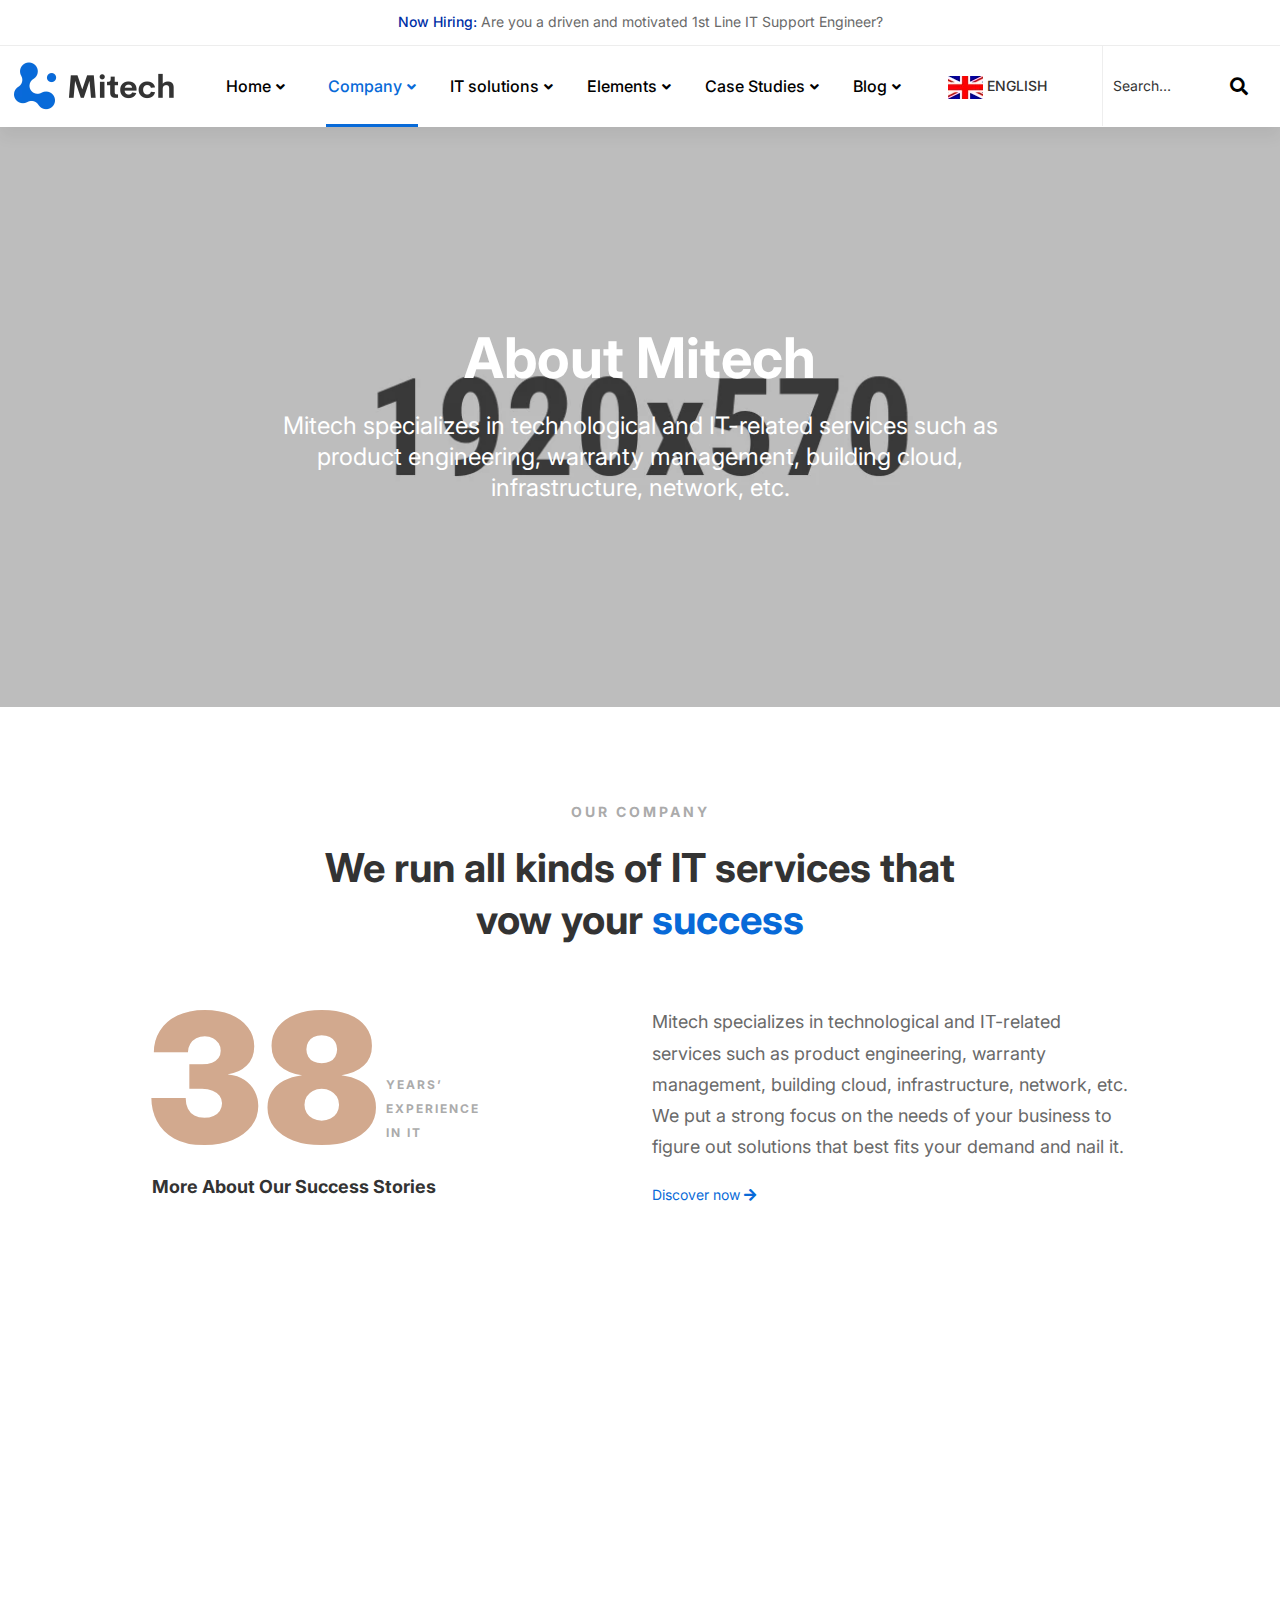
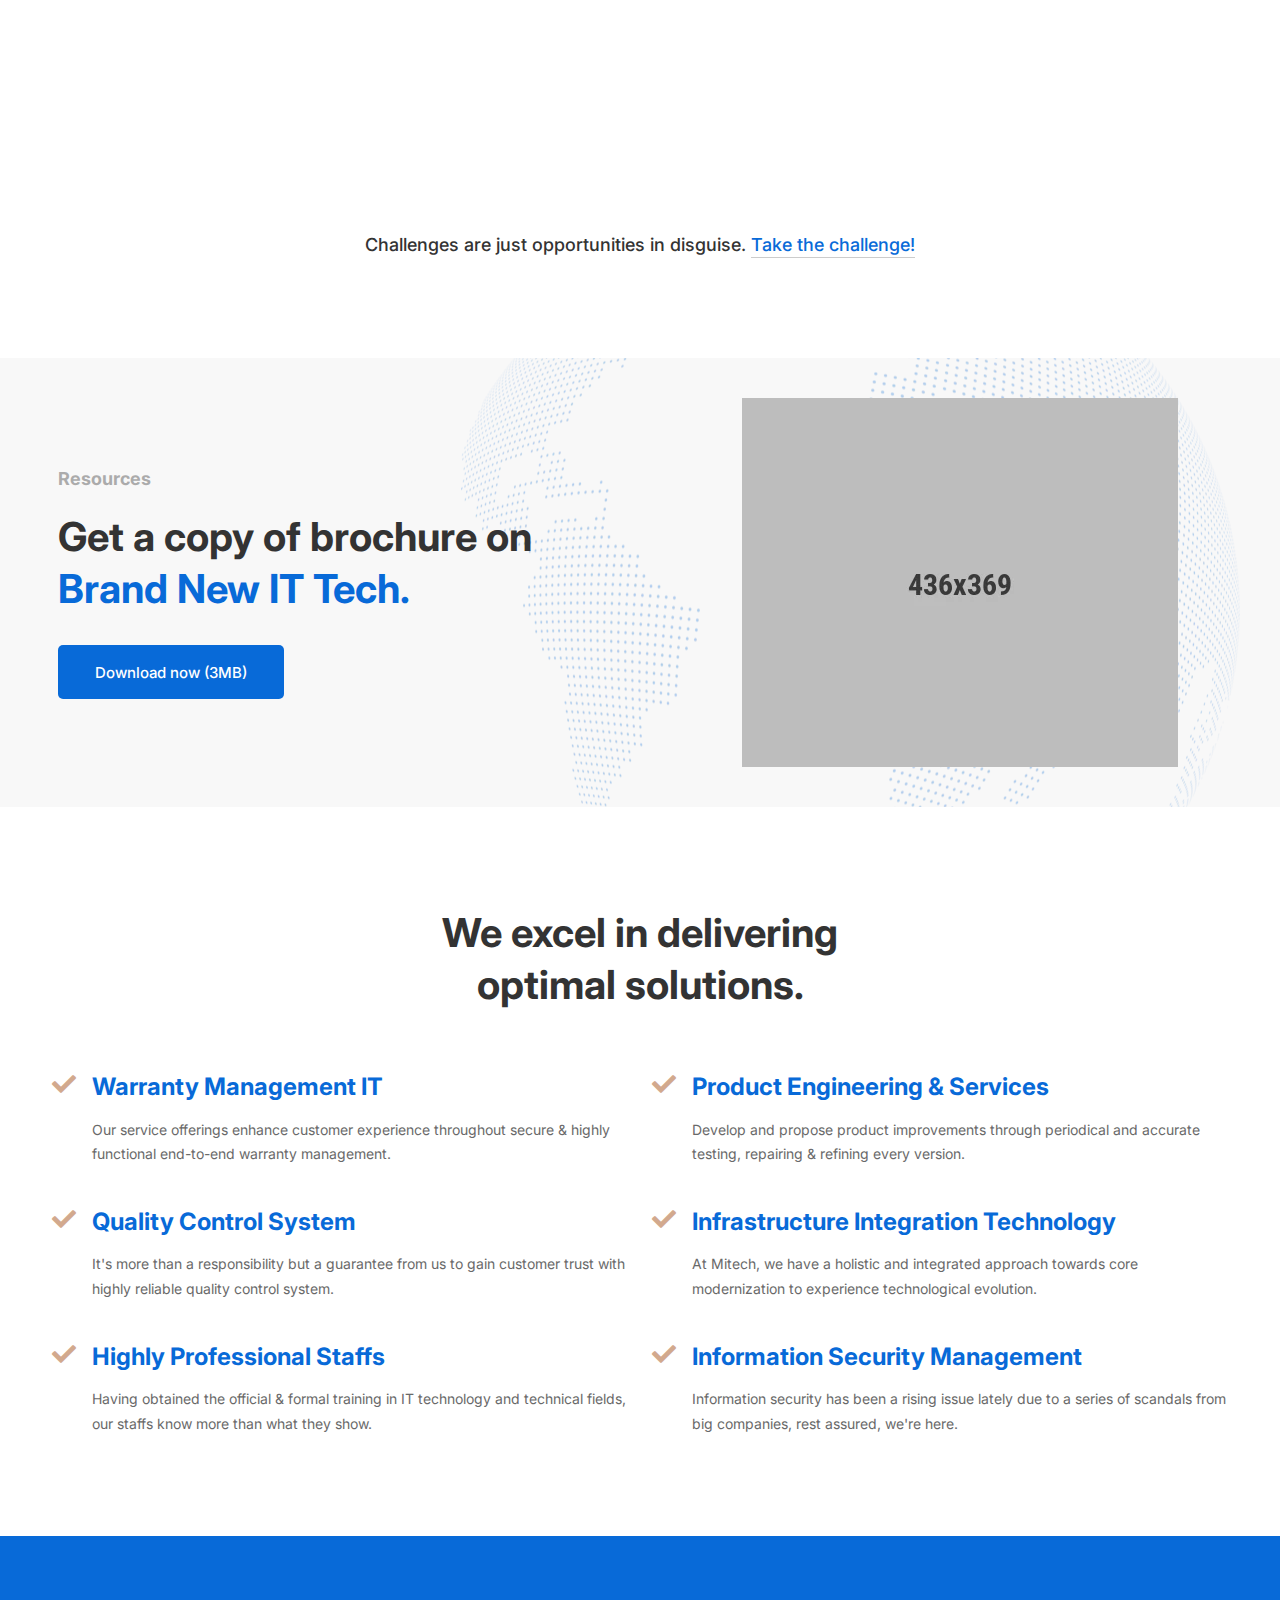
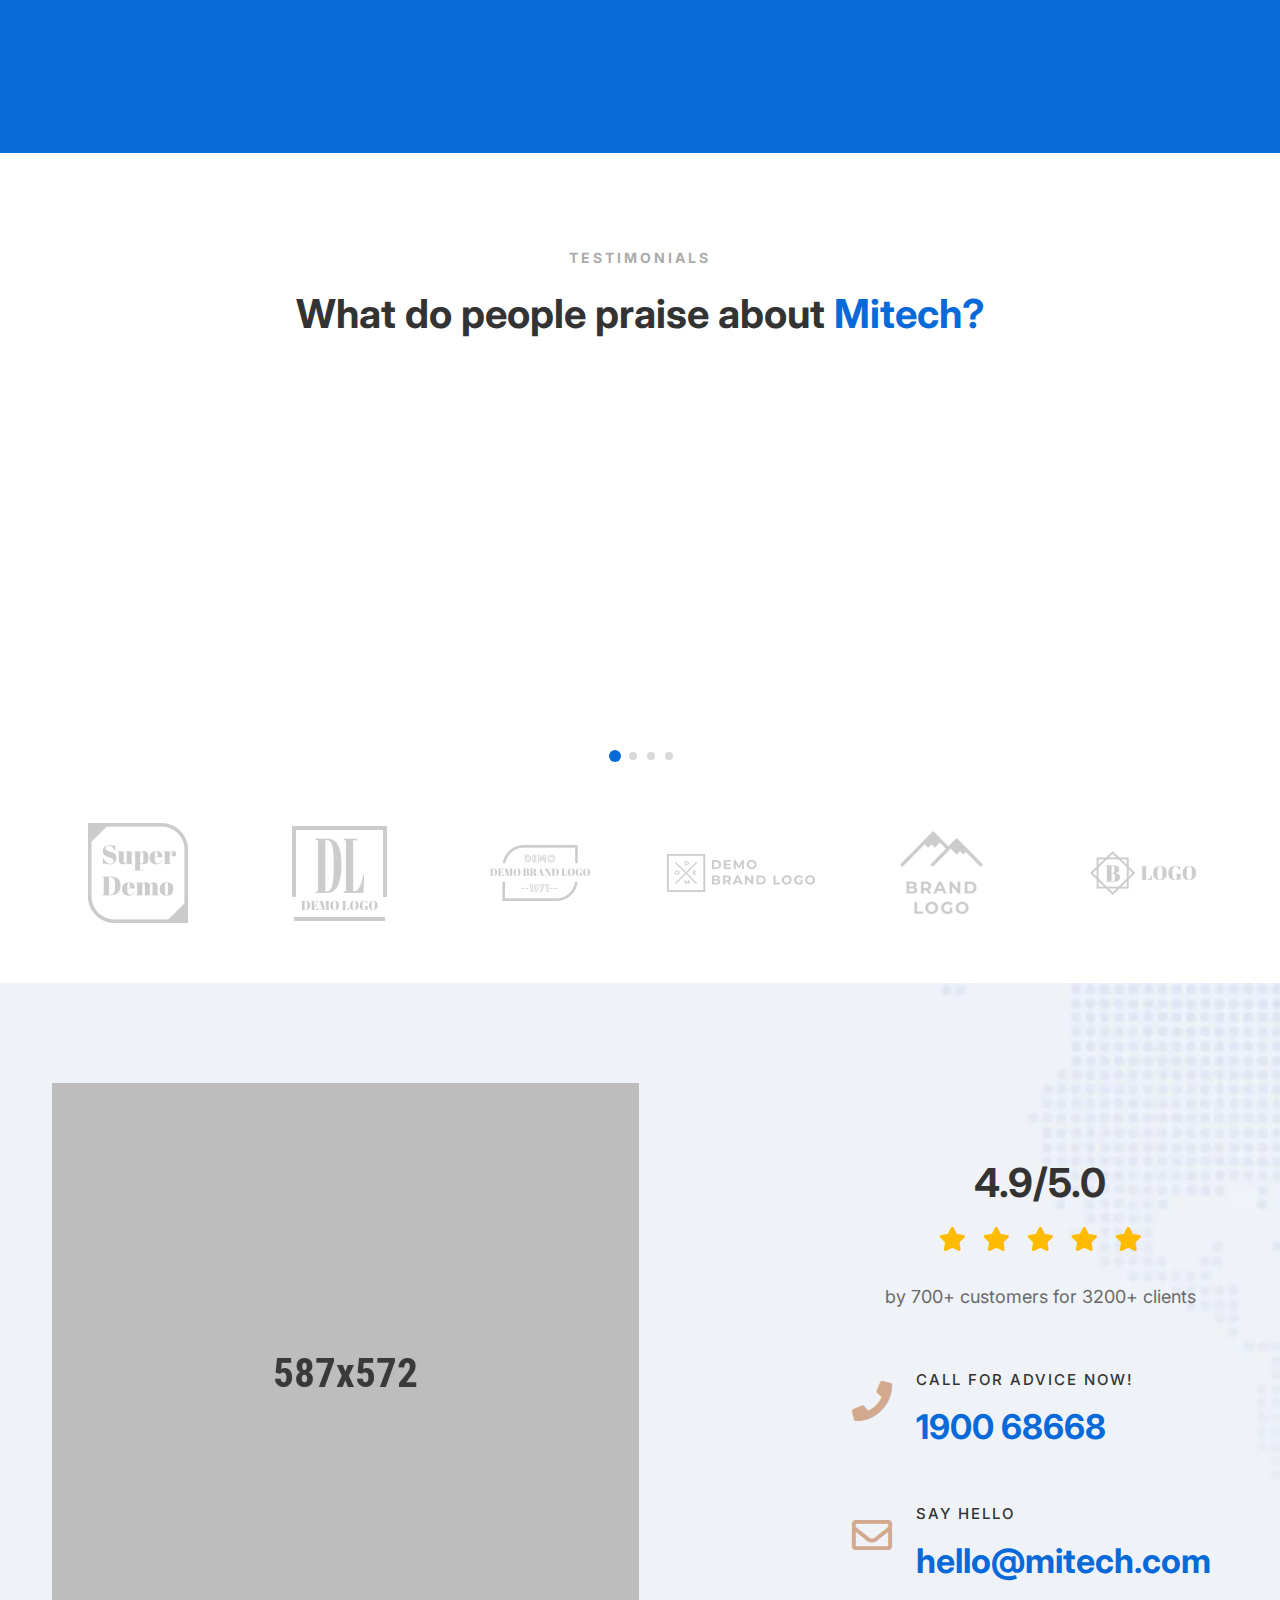
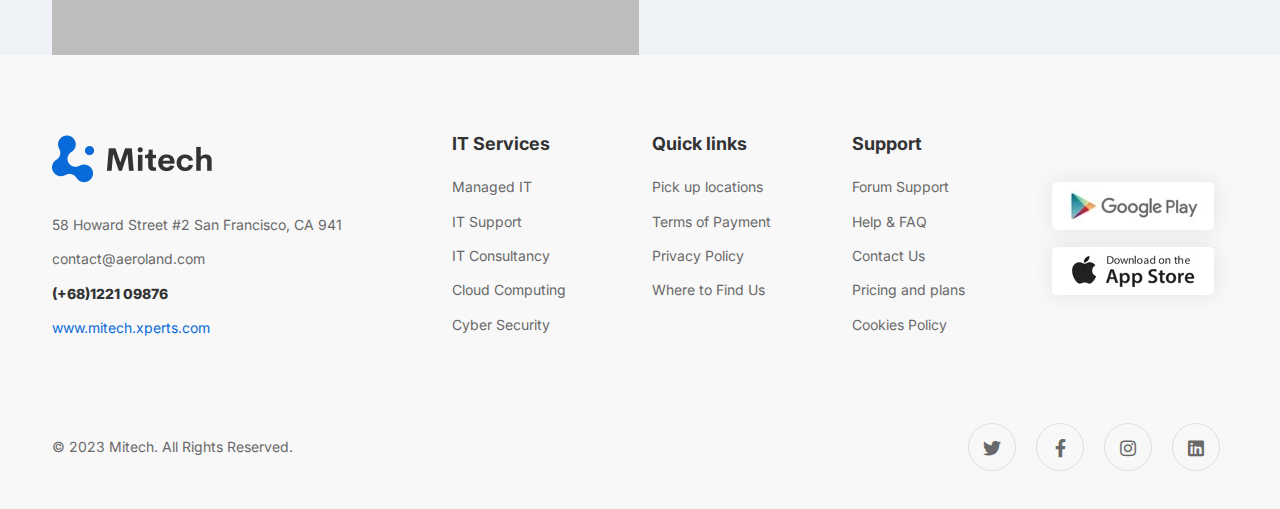
<file: about-us-01.html>
<!DOCTYPE html>
<html class="no-js" lang="zxx" dir="ltr">

<head>
    <meta charset="utf-8">
    <meta http-equiv="X-UA-Compatible" content="IE=edge">
    <title>Mitech - Technology IT Solutions HTML Template</title>
    <meta name="viewport" content="width=device-width, initial-scale=1">
    <meta name="description" content="Technology IT Solutions HTML Template">
    <!-- Favicon -->
    <link rel="icon" href="assets/images/favicon.webp">

    <!-- CSS
        ============================================ -->

    <!-- Bootstrap CSS -->
    <link rel="stylesheet" href="assets/css/vendor/bootstrap.min.css">

    <!-- Font Family CSS -->
    <link rel="preconnect" href="https://fonts.googleapis.com">
    <link rel="preconnect" href="https://fonts.gstatic.com" crossorigin>
    <link href="https://fonts.googleapis.com/css2?family=Inter:wght@100;200;300;400;500;600;700;800;900&display=swap" rel="stylesheet">

    <!-- FontAwesome CSS -->
    <link rel="stylesheet" href="assets/css/vendor/fontawesome-all.min.css">

    <!-- Swiper slider CSS -->
    <link rel="stylesheet" href="assets/css/plugins/swiper.min.css">

    <!-- animate-text CSS -->
    <link rel="stylesheet" href="assets/css/plugins/animate-text.css">

    <!-- Animate CSS -->
    <link rel="stylesheet" href="assets/css/plugins/animate.min.css">

    <!-- Light gallery CSS -->
    <link rel="stylesheet" href="assets/css/plugins/lightgallery.min.css">

    <!-- Vendor & Plugins CSS (Please remove the comment from below vendor.min.css & plugins.min.css for better website load performance and remove css files from avobe) -->

    <!-- <link rel="stylesheet" href="assets/css/vendor/vendor.min.css">
        <link rel="stylesheet" href="assets/css/plugins/plugins.min.css"> -->

    <!-- Main Style CSS -->
    <link rel="stylesheet" href="assets/css/style.css">

</head>

<body>




    <div class="preloader-activate preloader-active open_tm_preloader">
        <div class="preloader-area-wrap">
            <div class="spinner d-flex justify-content-center align-items-center h-100">
                <div class="bounce1"></div>
                <div class="bounce2"></div>
                <div class="bounce3"></div>
            </div>
        </div>
    </div>

    <!--====================  header area ====================-->
    <div class="header-area header-area--default">

        <!-- Header Top Wrap Start -->
        <div class="header-top-wrap border-bottom">
            <div class="container-fluid">
                <div class="row">
                    <div class="col-lg-12">
                        <p class="text-center top-message"><a href="#">Now Hiring:</a> Are you a driven and motivated 1st Line IT Support Engineer?</p>
                    </div>
                </div>
            </div>
        </div>
        <!-- Header Top Wrap End -->

        <!-- Header Bottom Wrap Start -->
        <div class="header-bottom-wrap header-sticky">
            <div class="container-fluid">
                <div class="row">
                    <div class="col-lg-12">
                        <div class="header default-menu-style position-relative">

                            <!-- brand logo -->
                            <div class="header__logo">
                                <a href="index.html">
                                    <img src="assets/images/logo/logo-dark.webp" aria-label="Mitech Logo" width="160" height="48" class="img-fluid" alt="">
                                </a>
                            </div>

                            <!-- header midle box  -->
                            <div class="header-midle-box">
                                <div class="header-bottom-wrap d-md-block d-none">
                                    <div class="header-bottom-inner">
                                        <div class="header-bottom-left-wrap">
                                            <!-- navigation menu -->
                                            <div class="header__navigation d-none d-xl-block">
                                                <nav class="navigation-menu primary--menu">

                                                    <ul>
                                                        <li class="has-children has-children--multilevel-submenu">
                                                            <a href="#"><span>Home</span></a>
                                                            <ul class="submenu">
                                                                <li><a href="index-infotechno.html"><span>Software & Techology</span></a></li>
                                                                <li><a href="index-processing.html"><span>Startup Business</span></a></li>
                                                                <li><a href="index-appointment.html"><span>IT Agency</span></a></li>
                                                                <li><a href="index-services.html"><span>IT Services</span></a></li>
                                                                <li><a href="index-resolutions.html"><span>IT Solution</span></a></li>
                                                                <li><a href="index-cybersecurity.html"><span>Cyber Security</span></a></li>
                                                                <li><a href="index-modern-it-company.html"><span>Modern IT Company</span></a></li>
                                                                <li><a href="index-machine-learning.html"><span>Machine Learning</span></a></li>
                                                                <li><a href="index-software-innovation.html"><span>Software Innovation</span></a></li>
                                                            </ul>
                                                        </li>
                                                        <li class="has-children has-children--multilevel-submenu">
                                                            <a href="#"><span>Company</span></a>
                                                            <ul class="submenu">
                                                                <li class="has-children">
                                                                    <a href="about-us-01.html"><span>About us</span></a>
                                                                    <ul class="submenu">
                                                                        <li><a href="about-us-01.html"><span>About us 01</span></a></li>
                                                                        <li><a href="about-us-02.html"><span>About us 02</span></a></li>
                                                                        <li class="has-children">
                                                                            <a href="#"><span>Submenu Level Two</span></a>
                                                                            <ul class="submenu">
                                                                                <li><a href="#"><span>Submenu Level Three</span></a></li>
                                                                                <li><a href="#"><span>Submenu Level Three</span></a></li>
                                                                                <li><a href="#"><span>Submenu Level Three</span></a></li>
                                                                            </ul>
                                                                        </li>
                                                                    </ul>
                                                                </li>
                                                                <li><a href="contact-us.html"><span>Contact us</span></a></li>
                                                                <li><a href="leadership.html"><span>Leadership</span></a></li>
                                                                <li><a href="why-choose-us.html"><span>Why choose us</span></a></li>
                                                                <li><a href="our-history.html"><span>Our history</span></a></li>
                                                                <li><a href="faqs.html"><span>FAQs</span></a></li>
                                                                <li><a href="careers.html"><span>Careers</span></a></li>
                                                                <li><a href="pricing-plans.html"><span>Pricing plans</span></a></li>
                                                            </ul>
                                                        </li>
                                                        <li class="has-children has-children--multilevel-submenu">
                                                            <a href="#"><span>IT solutions</span></a>
                                                            <ul class="submenu">
                                                                <li><a href="it-services.html"><span>IT Services</span></a></li>
                                                                <li><a href="managed-it-service.html"><span>Managed IT Services</span></a></li>
                                                                <li><a href="industries.html"><span>Industries</span></a></li>
                                                                <li><a href="business-solution.html"><span>Business solution</span></a></li>
                                                                <li><a href="it-services-details.html"><span>IT Services Details</span></a></li>
                                                            </ul>
                                                        </li>
                                                        <li class="has-children">
                                                            <a href="#"><span>Elements</span></a>
                                                            <!-- mega menu -->
                                                            <ul class="megamenu megamenu--mega">
                                                                <li>
                                                                    <h2 class="page-list-title">ELEMENT GROUP 01</h2>
                                                                    <ul>
                                                                        <li><a href="element-accordion.html"><span>Accordions & Toggles</span></a></li>
                                                                        <li><a href="element-box-icon.html"><span>Box Icon</span></a></li>
                                                                        <li><a href="element-box-image.html"><span>Box Image</span></a></li>
                                                                        <li><a href="element-box-large-image.html"><span>Box Large Image</span></a></li>
                                                                        <li><a href="element-buttons.html"><span>Buttons</span></a></li>
                                                                        <li><a href="element-cta.html"><span>Call to action</span></a></li>
                                                                        <li><a href="element-client-logo.html"><span>Client Logo</span></a></li>
                                                                        <li><a href="element-countdown.html"><span>Countdown</span></a></li>
                                                                    </ul>
                                                                </li>
                                                                <li>
                                                                    <h2 class="page-list-title">ELEMENT GROUP 02</h2>
                                                                    <ul>
                                                                        <li><a href="element-counters.html"><span>Counters</span></a></li>
                                                                        <li><a href="element-dividers.html"><span>Dividers</span></a></li>
                                                                        <li><a href="element-flexible-image-slider.html"><span>Flexible image slider</span></a></li>
                                                                        <li><a href="element-google-map.html"><span>Google Map</span></a></li>
                                                                        <li><a href="element-gradation.html"><span>Gradation</span></a></li>
                                                                        <li><a href="element-instagram.html"><span>Instagram</span></a></li>
                                                                        <li><a href="element-lists.html"><span>Lists</span></a></li>
                                                                        <li><a href="element-message-box.html"><span>Message box</span></a></li>
                                                                    </ul>
                                                                </li>
                                                                <li>
                                                                    <h2 class="page-list-title">ELEMENT GROUP 03</h2>
                                                                    <ul>
                                                                        <li><a href="element-popup-video.html"><span>Popup Video</span></a></li>
                                                                        <li><a href="element-pricing-box.html"><span>Pricing Box</span></a></li>
                                                                        <li><a href="element-progress-bar.html"><span>Progress Bar</span></a></li>
                                                                        <li><a href="element-progress-circle.html"><span>Progress Circle</span></a></li>
                                                                        <li><a href="element-rows-columns.html"><span>Rows & Columns</span></a></li>
                                                                        <li><a href="element-social-networks.html"><span>Social Networks</span></a></li>
                                                                        <li><a href="element-tabs.html"><span>Tabs</span></a></li>
                                                                        <li><a href="element-team-member.html"><span>Team member</span></a></li>
                                                                    </ul>
                                                                </li>
                                                                <li>
                                                                    <h2 class="page-list-title">ELEMENT GROUP 04</h2>
                                                                    <ul>
                                                                        <li><a href="element-testimonials.html"><span>Testimonials</span></a></li>
                                                                        <li><a href="element-timeline.html"><span>Timeline</span></a></li>
                                                                        <li><a href="element-carousel-sliders.html"><span>Carousel Sliders</span></a></li>
                                                                        <li><a href="element-typed-text.html"><span>Typed Text</span></a></li>
                                                                    </ul>
                                                                </li>
                                                            </ul>
                                                        </li>
                                                        <li class="has-children has-children--multilevel-submenu">
                                                            <a href="#"><span>Case Studies</span></a>
                                                            <!-- multilevel submenu -->
                                                            <ul class="submenu">
                                                                <li><a href="case-studies.html"><span>Case Studies 01</span></a></li>
                                                                <li><a href="case-studies-02.html"><span>Case Studies 02</span></a></li>
                                                                <li><a href="single-smart-vision.html"><span>Single Layout</span></a></li>
                                                            </ul>
                                                        </li>
                                                        <li class="has-children has-children--multilevel-submenu">
                                                            <a href="blog-list-large-image.html"><span>Blog</span></a>
                                                            <!-- multilevel submenu -->
                                                            <ul class="submenu">
                                                                <li><a href="blog-list-large-image.html"><span>List Large Image</span></a></li>
                                                                <li><a href="blog-list-left-large-image.html"><span>Left Large Image</span></a></li>
                                                                <li><a href="blog-grid-classic.html"><span>Grid Classic</span></a></li>
                                                                <li><a href="blog-grid-masonry.html"><span>Grid Masonry</span></a></li>
                                                                <li class="has-children">
                                                                    <a href="blog-post-layout-one.html"><span>Single Layouts</span></a>
                                                                    <ul class="submenu">
                                                                        <li><a href="blog-post-layout-one.html"><span>Left Sidebar</span></a></li>
                                                                        <li><a href="blog-post-right-sidebar.html"><span>Right Sidebar</span></a></li>
                                                                        <li><a href="blog-post-no-sidebar.html"><span>No Sidebar</span></a></li>
                                                                    </ul>
                                                                </li>
                                                            </ul>
                                                        </li>
                                                    </ul>
                                                </nav>
                                            </div>
                                        </div>
                                    </div>
                                </div>

                            </div>

                            <!-- header right box -->
                            <div class="header-right-box">
                                <div class="header-right-inner" id="hidden-icon-wrapper">

                                    <!-- language-menu -->
                                    <div class="language-menu">
                                        <ul>
                                            <li>
                                                <a href="#" class="">
                                                    <img class="ls-flag" src="assets/images/flags/en.webp" alt="en" title="English">
                                                    <span class="wpml-ls-native">English</span>
                                                </a>

                                                <ul class="ls-sub-menu">
                                                    <li class="">
                                                        <a href="#" class="">
                                                            <img class="ls-flag" src="assets/images/flags/fr.webp" alt="en" title="Français"><span class="wpml-ls-native">Français</span>
                                                        </a>
                                                    </li>
                                                    <li class="">
                                                        <a href="#" class="">
                                                            <img class="wpml-ls-flag" src="assets/images/flags/de.webp" alt="de" title="Deutsch"><span class="wpml-ls-native">Deutsch</span>
                                                        </a>
                                                    </li>

                                                </ul>

                                            </li>

                                        </ul>
                                    </div>

                                    <!-- header-search-form -->
                                    <div class="header-search-form default-search">
                                        <form action="#" class="search-form-top">
                                            <input class="search-field" type="text" placeholder="Search…">
                                            <button class="search-submit">
                                                <i class="search-btn-icon fa fa-search"></i>
                                            </button>
                                        </form>
                                    </div>
                                </div>

                                <!-- mobile menu -->
                                <div class="mobile-navigation-icon d-block d-xl-none" id="mobile-menu-trigger">
                                    <i></i>
                                </div>
                                <!-- hidden icons menu -->
                                <div class="hidden-icons-menu d-block d-md-none" id="hidden-icon-trigger">
                                    <a href="javascript:void(0)">
                                        <i class="far fa-ellipsis-h-alt"></i>
                                    </a>
                                </div>
                            </div>

                        </div>
                    </div>
                </div>
            </div>
        </div>
        <!-- Header Bottom Wrap End -->

    </div>
    <!--====================  End of header area  ====================-->













    <div id="main-wrapper">
        <div class="site-wrapper-reveal">
            <div class="about-banner-wrap banner-space about-us-bg">
                <div class="container">
                    <div class="row">
                        <div class="col-lg-8 m-auto">
                            <div class="about-banner-content text-center">
                                <h1 class="mb-15 text-white">About Mitech</h1>
                                <h5 class="font-weight--normal text-white">Mitech specializes in technological and IT-related services such as product engineering, warranty management, building cloud, infrastructure, network, etc. </h5>
                            </div>
                        </div>
                    </div>
                </div>
            </div>
            <!--===========  feature-large-images-wrapper  Start =============-->
            <div class="feature-large-images-wrapper section-space--ptb_100">
                <div class="container">

                    <div class="row">
                        <div class="col-lg-12">
                            <!-- section-title-wrap Start -->
                            <div class="section-title-wrap text-center section-space--mb_60">
                                <h6 class="section-sub-title mb-20">Our company</h6>
                                <h3 class="heading">We run all kinds of IT services that <br> vow your <span class="text-color-primary"> success</span></h3>
                            </div>
                            <!-- section-title-wrap Start -->
                        </div>
                    </div>

                    <div class="cybersecurity-about-box section-space--pb_70">
                        <div class="row">
                            <div class="col-lg-4 offset-lg-1">
                                <div class="modern-number-01">
                                    <h2 class="heading  me-5"><span class="mark-text">38</span>Years’ Experience in IT</h2>
                                    <h6 class="heading mt-30">More About Our Success Stories</h6>
                                </div>
                            </div>

                            <div class="col-lg-5 offset-lg-1">
                                <div class="cybersecurity-about-text">
                                    <div class="text">Mitech specializes in technological and IT-related services such as product engineering, warranty management, building cloud, infrastructure, network, etc. We put a strong focus on the needs of your business to figure out solutions that best fits your demand and nail it.</div>
                                    <div class="button-text">
                                        <a href="#" class="btn-text">
                                            Discover now
                                            <span class="button-icon ml-1">
                                    <i class="fas fa-arrow-right"></i>
                                </span>
                                        </a>
                                    </div>
                                </div>
                            </div>
                        </div>
                    </div>


                    <div class="row">
                        <div class="col-12">
                            <div class="feature-images__six">
                                <div class="row">
                                    <div class="col-lg-4 col-md-6 wow move-up">
                                        <!-- ht-box-icon Start -->
                                        <div class="ht-box-images style-06">
                                            <div class="image-box-wrap">
                                                <div class="box-image">
                                                    <div class="default-image">
                                                        <img class="img-fulid" src="assets/images/icons/mitech-box-image-style-06-image-01-120x120.webp" alt="">
                                                    </div>
                                                </div>
                                                <div class="content">
                                                    <h5 class="heading">What we can do?</h5>
                                                    <div class="text">We put a strong focus on the needs of your business to figure out solutions that best fits your demand and nail it.
                                                    </div>
                                                    <a href="#" class="box-images-arrow">
                                                        <span class="button-text">Discover now</span>
                                                        <i class="fas fa-arrow-right"></i>
                                                    </a>
                                                </div>
                                            </div>
                                        </div>
                                        <!-- ht-box-icon End -->
                                    </div>
                                    <div class="col-lg-4 col-md-6 wow move-up">
                                        <!-- ht-box-icon Start -->
                                        <div class="ht-box-images style-06">
                                            <div class="image-box-wrap">
                                                <div class="box-image">
                                                    <div class="default-image">
                                                        <img class="img-fulid" src="assets/images/icons/mitech-box-image-style-06-image-02-120x120.webp" alt="">
                                                    </div>
                                                </div>
                                                <div class="content">
                                                    <h5 class="heading">Become our partners?</h5>
                                                    <div class="text">Our preventive and progressive approach will help you take the lead while addressing possible threats in managing data.
                                                    </div>
                                                    <a href="#" class="box-images-arrow">
                                                        <span class="button-text">Discover now</span>
                                                        <i class="fas fa-arrow-right"></i>
                                                    </a>
                                                </div>
                                            </div>
                                        </div>
                                        <!-- ht-box-icon End -->
                                    </div>
                                    <div class="col-lg-4 col-md-6 wow move-up">
                                        <!-- ht-box-icon Start -->
                                        <div class="ht-box-images style-06">
                                            <div class="image-box-wrap">
                                                <div class="box-image">
                                                    <div class="default-image">
                                                        <img class="img-fulid" src="assets/images/icons/mitech-box-image-style-06-image-03-120x120.webp" alt="">
                                                    </div>
                                                </div>
                                                <div class="content">
                                                    <h5 class="heading">Need a hand?</h5>
                                                    <div class="text">Our support team is available 24/7 a day, 7 days a week and can get ready for solving any of your situational rising problems.
                                                    </div>
                                                    <a href="#" class="box-images-arrow">
                                                        <span class="button-text">Discover now</span>
                                                        <i class="fas fa-arrow-right"></i>
                                                    </a>
                                                </div>
                                            </div>
                                        </div>
                                        <!-- ht-box-icon End -->
                                    </div>

                                </div>
                            </div>

                            <div class="section-under-heading text-center section-space--mt_60">Challenges are just opportunities in disguise. <a href="#">Take the challenge!</a></div>

                        </div>
                    </div>
                </div>
            </div>
            <!--===========  feature-large-images-wrapper  End =============-->




            <!--========= About Resources Wrapper Start ===========-->
            <div class="about-resources-wrapper">
                <div class="container-fluid">
                    <div class="row align-items-center">
                        <div class="col-lg-6 order-2 order-lg-1">
                            <div class="resources-left-box">
                                <div class="resources-inner">
                                    <h6 class="sub-title mb-20">Resources</h6>
                                    <h3 class="heading">Get a copy of brochure on <span class="text-color-primary"> Brand New IT Tech.</span></h3>
                                    <div class="button mt-30">
                                        <a href="#" class="ht-btn ht-btn-md">Download now (3MB)</a>
                                    </div>
                                </div>
                            </div>
                        </div>
                        <div class="col-lg-6 order-1 order-lg-2">
                            <div class="resources-right-box">
                                <div class="resources-right-inner text-center">
                                    <div class="resources-images">
                                        <img class="img-fluid" src="assets/images/banners/managed-it-services-book-cover.webp" alt="">
                                    </div>
                                </div>
                            </div>
                        </div>
                    </div>
                </div>
            </div>
            <!--========= About Resources Wrapper End ===========-->
            <!--========= About Delivering Wrapper Start ===========-->
            <div class="about-delivering-wrapper section-space--ptb_100">
                <div class="container">
                    <div class="row">
                        <div class="col-lg-12">
                            <div class="section-title-wrap text-center section-space--mb_20">
                                <h3 class="heading">We excel in delivering <br>optimal solutions.</h3>
                            </div>
                        </div>
                    </div>
                    <div class="row">
                        <div class="col-lg-6">
                            <div class="delivering-optimal-wrap">
                                <div class="list-item">
                                    <div class="marker"></div>
                                    <div class="title-wrap">
                                        <h5 class="title"> Warranty Management IT </h5>
                                        <div class="desc">Our service offerings enhance customer experience throughout secure &amp; highly functional end-to-end warranty management. </div>
                                    </div>
                                </div>
                                <div class="list-item">
                                    <div class="marker"></div>
                                    <div class="title-wrap">
                                        <h5 class="title"> Quality Control System </h5>
                                        <div class="desc">It's more than a responsibility but a guarantee from us to gain customer trust with highly reliable quality control system. </div>
                                    </div>
                                </div>
                                <div class="list-item">
                                    <div class="marker"></div>
                                    <div class="title-wrap">
                                        <h5 class="title">Highly Professional Staffs </h5>
                                        <div class="desc">Having obtained the official & formal training in IT technology and technical fields, our staffs know more than what they show. </div>
                                    </div>
                                </div>
                            </div>
                        </div>
                        <div class="col-lg-6">
                            <div class="delivering-optimal-wrap">
                                <div class="list-item">
                                    <div class="marker"></div>
                                    <div class="title-wrap">
                                        <h5 class="title">Product Engineering & Services </h5>
                                        <div class="desc">Develop and propose product improvements through periodical and accurate testing, repairing & refining every version. </div>
                                    </div>
                                </div>
                                <div class="list-item">
                                    <div class="marker"></div>
                                    <div class="title-wrap">
                                        <h5 class="title">Infrastructure Integration Technology </h5>
                                        <div class="desc">At Mitech, we have a holistic and integrated approach towards core modernization to experience technological evolution. </div>
                                    </div>
                                </div>
                                <div class="list-item">
                                    <div class="marker"></div>
                                    <div class="title-wrap">
                                        <h5 class="title">Information Security Management </h5>
                                        <div class="desc">Information security has been a rising issue lately due to a series of scandals from big companies, rest assured, we're here. </div>
                                    </div>
                                </div>
                            </div>
                        </div>
                    </div>
                </div>
            </div>
            <!--=========== fun fact Wrapper Start ==========-->
            <div class="fun-fact-wrapper bg-theme-default section-space--pb_30 section-space--pt_60">
                <div class="container">
                    <div class="row">
                        <div class="col-md-3 col-sm-6 wow move-up">
                            <div class="fun-fact--two text-center">
                                <div class="fun-fact__count counter">120</div>
                                <h6 class="fun-fact__text">Happy clients</h6>
                            </div>
                        </div>
                        <div class="col-md-3 col-sm-6 wow move-up">
                            <div class="fun-fact--two text-center">
                                <div class="fun-fact__count counter">32</div>
                                <h6 class="fun-fact__text">Finished projects</h6>
                            </div>
                        </div>
                        <div class="col-md-3 col-sm-6 wow move-up">
                            <div class="fun-fact--two text-center">
                                <div class="fun-fact__count counter">73</div>
                                <h6 class="fun-fact__text">Skilled Experts</h6>
                            </div>
                        </div>
                        <div class="col-md-3 col-sm-6 wow move-up">
                            <div class="fun-fact--two text-center">
                                <div class="fun-fact__count counter">318</div>
                                <h6 class="fun-fact__text">Media Posts</h6>
                            </div>
                        </div>
                    </div>
                </div>
            </div>
            <!--=========== fun fact Wrapper End ==========-->
            <!--====================  testimonial section ====================-->
            <div class="testimonial-slider-area section-space--pt_100">
                <div class="container">
                    <div class="row">
                        <div class="col-lg-12">
                            <div class="section-title-wrap text-center section-space--mb_40">
                                <h6 class="section-sub-title mb-20">Testimonials</h6>
                                <h3 class="heading">What do people praise about <span class="text-color-primary"> Mitech?</span></h3>
                            </div>
                            <div class="testimonial-slider">
                                <div class="swiper-container testimonial-slider__container">
                                    <div class="swiper-wrapper testimonial-slider__wrapper">
                                        <div class="swiper-slide">
                                            <div class="testimonial-slider__one wow move-up">

                                                <div class="testimonial-slider--info">
                                                    <div class="testimonial-slider__media">
                                                        <img src="assets/images/testimonial/mitech-testimonial-avata-02-90x90.webp" class="img-fluid" alt="">
                                                    </div>

                                                    <div class="testimonial-slider__author">
                                                        <div class="testimonial-rating">
                                                            <span class="fa fa-star"></span>
                                                            <span class="fa fa-star"></span>
                                                            <span class="fa fa-star"></span>
                                                            <span class="fa fa-star"></span>
                                                            <span class="fa fa-star"></span>
                                                        </div>
                                                        <div class="author-info">
                                                            <h6 class="name">Abbie Ferguson</h6>
                                                            <span class="designation">Marketing</span>
                                                        </div>
                                                    </div>
                                                </div>

                                                <div class="testimonial-slider__text">I’ve been working with over 35 IT companies on more than 200 projects of our company, but @Mitech is one of the most impressive to me.</div>

                                            </div>
                                        </div>
                                        <div class="swiper-slide">
                                            <div class="testimonial-slider__one wow move-up">

                                                <div class="testimonial-slider--info">
                                                    <div class="testimonial-slider__media">
                                                        <img src="assets/images/testimonial/mitech-testimonial-avata-03-90x90.webp" class="img-fluid" alt="">
                                                    </div>

                                                    <div class="testimonial-slider__author">
                                                        <div class="testimonial-rating">
                                                            <span class="fa fa-star"></span>
                                                            <span class="fa fa-star"></span>
                                                            <span class="fa fa-star"></span>
                                                            <span class="fa fa-star"></span>
                                                            <span class="fa fa-star"></span>
                                                        </div>
                                                        <div class="author-info">
                                                            <h6 class="name">Monica Blews</h6>
                                                            <span class="designation">Web designer</span>
                                                        </div>
                                                    </div>
                                                </div>

                                                <div class="testimonial-slider__text">I’ve been working with over 35 IT companies on more than 200 projects of our company, but @Mitech is one of the most impressive to me.</div>

                                            </div>
                                        </div>
                                        <div class="swiper-slide">
                                            <div class="testimonial-slider__one wow move-up">

                                                <div class="testimonial-slider--info">
                                                    <div class="testimonial-slider__media">
                                                        <img src="assets/images/testimonial/mitech-testimonial-avata-04-90x90.webp" class="img-fluid" alt="">
                                                    </div>

                                                    <div class="testimonial-slider__author">
                                                        <div class="testimonial-rating">
                                                            <span class="fa fa-star"></span>
                                                            <span class="fa fa-star"></span>
                                                            <span class="fa fa-star"></span>
                                                            <span class="fa fa-star"></span>
                                                            <span class="fa fa-star"></span>
                                                        </div>
                                                        <div class="author-info">
                                                            <h6 class="name">Abbie Ferguson</h6>
                                                            <span class="designation">WEB DESIGNER</span>
                                                        </div>
                                                    </div>
                                                </div>

                                                <div class="testimonial-slider__text">I’ve been working with over 35 IT companies on more than 200 projects of our company, but @Mitech is one of the most impressive to me.</div>

                                            </div>
                                        </div>
                                        <div class="swiper-slide">
                                            <div class="testimonial-slider__one wow move-up">

                                                <div class="testimonial-slider--info">
                                                    <div class="testimonial-slider__media">
                                                        <img src="assets/images/testimonial/mitech-testimonial-avata-01-90x90.webp" class="img-fluid" alt="">
                                                    </div>

                                                    <div class="testimonial-slider__author">
                                                        <div class="testimonial-rating">
                                                            <span class="fa fa-star"></span>
                                                            <span class="fa fa-star"></span>
                                                            <span class="fa fa-star"></span>
                                                            <span class="fa fa-star"></span>
                                                            <span class="fa fa-star"></span>
                                                        </div>
                                                        <div class="author-info">
                                                            <h6 class="name">Abbie Ferguson</h6>
                                                            <span class="designation">WEB DESIGNER</span>
                                                        </div>
                                                    </div>
                                                </div>

                                                <div class="testimonial-slider__text">I’ve been working with over 35 IT companies on more than 200 projects of our company, but @Mitech is one of the most impressive to me.</div>

                                            </div>
                                        </div>
                                    </div>
                                    <div class="swiper-pagination swiper-pagination-t01 section-space--mt_30"></div>
                                </div>
                            </div>
                        </div>
                    </div>
                </div>
            </div>
            <!--====================  End of testimonial section  ====================-->

            <!--====================  brand logo slider area ====================-->
            <div class="brand-logo-slider-area section-space--ptb_60">
                <div class="container">
                    <div class="row">
                        <div class="col-lg-12">
                            <!-- brand logo slider -->
                            <div class="brand-logo-slider__container-area">
                                <div class="swiper-container brand-logo-slider__container">
                                    <div class="swiper-wrapper brand-logo-slider__one">
                                        <div class="swiper-slide brand-logo brand-logo--slider">
                                            <a href="#">
                                                <div class="brand-logo__image">
                                                    <img src="assets/images/brand/mitech-client-logo-01.webp" class="img-fluid" alt="">
                                                </div>
                                                <div class="brand-logo__image-hover">
                                                    <img src="assets/images/brand/mitech-client-logo-01-hover.webp" class="img-fluid" alt="">
                                                </div>
                                            </a>
                                        </div>
                                        <div class="swiper-slide brand-logo brand-logo--slider">
                                            <a href="#">
                                                <div class="brand-logo__image">
                                                    <img src="assets/images/brand/mitech-client-logo-02.webp" class="img-fluid" alt="">
                                                </div>
                                                <div class="brand-logo__image-hover">
                                                    <img src="assets/images/brand/mitech-client-logo-02-hover.webp" class="img-fluid" alt="">
                                                </div>
                                            </a>
                                        </div>
                                        <div class="swiper-slide brand-logo brand-logo--slider">
                                            <a href="#">
                                                <div class="brand-logo__image">
                                                    <img src="assets/images/brand/mitech-client-logo-03.webp" class="img-fluid" alt="">
                                                </div>
                                                <div class="brand-logo__image-hover">
                                                    <img src="assets/images/brand/mitech-client-logo-03-hover.webp" class="img-fluid" alt="">
                                                </div>
                                            </a>
                                        </div>
                                        <div class="swiper-slide brand-logo brand-logo--slider">
                                            <a href="#">
                                                <div class="brand-logo__image">
                                                    <img src="assets/images/brand/mitech-client-logo-04.webp" class="img-fluid" alt="">
                                                </div>
                                                <div class="brand-logo__image-hover">
                                                    <img src="assets/images/brand/mitech-client-logo-04-hover.webp" class="img-fluid" alt="">
                                                </div>
                                            </a>
                                        </div>
                                        <div class="swiper-slide brand-logo brand-logo--slider">
                                            <a href="#">
                                                <div class="brand-logo__image">
                                                    <img src="assets/images/brand/mitech-client-logo-05.webp" class="img-fluid" alt="">
                                                </div>
                                                <div class="brand-logo__image-hover">
                                                    <img src="assets/images/brand/mitech-client-logo-05-hover.webp" class="img-fluid" alt="">
                                                </div>
                                            </a>
                                        </div>
                                        <div class="swiper-slide brand-logo brand-logo--slider">
                                            <a href="#">
                                                <div class="brand-logo__image">
                                                    <img src="assets/images/brand/mitech-client-logo-06.webp" class="img-fluid" alt="">
                                                </div>
                                                <div class="brand-logo__image-hover">
                                                    <img src="assets/images/brand/mitech-client-logo-06-hover.webp" class="img-fluid" alt="">
                                                </div>
                                            </a>
                                        </div>
                                        <div class="swiper-slide brand-logo brand-logo--slider">
                                            <a href="#">
                                                <div class="brand-logo__image">
                                                    <img src="assets/images/brand/mitech-client-logo-07.webp" class="img-fluid" alt="">
                                                </div>
                                                <div class="brand-logo__image-hover">
                                                    <img src="assets/images/brand/mitech-client-logo-07-hover.webp" class="img-fluid" alt="">
                                                </div>
                                            </a>
                                        </div>
                                        <div class="swiper-slide brand-logo brand-logo--slider">
                                            <a href="#">
                                                <div class="brand-logo__image">
                                                    <img src="assets/images/brand/mitech-client-logo-08.webp" class="img-fluid" alt="">
                                                </div>
                                                <div class="brand-logo__image-hover">
                                                    <img src="assets/images/brand/mitech-client-logo-08-hover.webp" class="img-fluid" alt="">
                                                </div>
                                            </a>
                                        </div>
                                        <div class="swiper-slide brand-logo brand-logo--slider">
                                            <a href="#">
                                                <div class="brand-logo__image">
                                                    <img src="assets/images/brand/mitech-client-logo-09.webp" class="img-fluid" alt="">
                                                </div>
                                                <div class="brand-logo__image-hover">
                                                    <img src="assets/images/brand/mitech-client-logo-09-hover.webp" class="img-fluid" alt="">
                                                </div>
                                            </a>
                                        </div>
                                    </div>
                                </div>
                            </div>
                        </div>
                    </div>
                </div>
            </div>
            <!--====================  End of brand logo slider area  ====================-->
            <!--============ Contact Us Area Start =================-->
            <div class="contact-us-area infotechno-contact-us-bg section-space--pt_100">
                <div class="container">
                    <div class="row align-items-center">
                        <div class="col-lg-7">
                            <div class="image">
                                <img class="img-fluid" src="assets/images/banners/home-cybersecurity-contact-bg-image.webp" alt="">
                            </div>
                        </div>

                        <div class="col-lg-4 ms-auto">
                            <div class="contact-info style-two text-left">

                                <div class="contact-info-title-wrap text-center">
                                    <h3 class="heading  mb-10">4.9/5.0</h3>
                                    <div class="ht-star-rating lg-style">
                                        <span class="fa fa-star"></span>
                                        <span class="fa fa-star"></span>
                                        <span class="fa fa-star"></span>
                                        <span class="fa fa-star"></span>
                                        <span class="fa fa-star"></span>
                                    </div>
                                    <p class="sub-text">by 700+ customers for 3200+ clients</p>
                                </div>

                                <div class="contact-list-item">
                                    <a href="tel:190068668" class="single-contact-list">
                                        <div class="content-wrap">
                                            <div class="content">
                                                <div class="icon">
                                                    <span class="fas fa-phone"></span>
                                                </div>
                                                <div class="main-content">
                                                    <h6 class="heading">Call for advice now!</h6>
                                                    <div class="text">1900 68668</div>
                                                </div>
                                            </div>
                                        </div>
                                    </a>
                                    <a href="mailto:hello@mitech.com" class="single-contact-list">
                                        <div class="content-wrap">
                                            <div class="content">
                                                <div class="icon">
                                                    <span class="far fa-envelope"></span>
                                                </div>
                                                <div class="main-content">
                                                    <h6 class="heading">Say hello</h6>
                                                    <div class="text">hello@mitech.com</div>
                                                </div>
                                            </div>
                                        </div>
                                    </a>
                                </div>

                            </div>
                        </div>
                    </div>
                </div>
            </div>
            <!--============ Contact Us Area End =================-->

        </div>

        <!--====================  footer area ====================-->
        <div class="footer-area-wrapper bg-gray">
            <div class="footer-area section-space--ptb_80">
                <div class="container">
                    <div class="row footer-widget-wrapper">
                        <div class="col-lg-4 col-md-6 col-sm-6 footer-widget">
                            <div class="footer-widget__logo mb-30">
                                <img src="assets/images/logo/dark-logo-160x48.webp" width="160" height="48" class="img-fluid" alt="">
                            </div>
                            <ul class="footer-widget__list">
                                <li>58 Howard Street #2 San Francisco, CA 941</li>
                                <li><a href="mailto:contact@aeroland.com" class="hover-style-link">contact@aeroland.com</a></li>
                                <li><a href="tel:123344556" class="hover-style-link text-black font-weight--bold">(+68)1221 09876</a></li>
                                <li><a href="https://hasthemes.com/" class="hover-style-link text-color-primary">www.mitech.xperts.com</a></li>
                            </ul>
                        </div>
                        <div class="col-lg-2 col-md-4 col-sm-6 footer-widget">
                            <h6 class="footer-widget__title mb-20">IT Services</h6>
                            <ul class="footer-widget__list">
                                <li><a href="#" class="hover-style-link">Managed IT</a></li>
                                <li><a href="#" class="hover-style-link">IT Support</a></li>
                                <li><a href="#" class="hover-style-link">IT Consultancy</a></li>
                                <li><a href="#" class="hover-style-link">Cloud Computing</a></li>
                                <li><a href="#" class="hover-style-link">Cyber Security</a></li>
                            </ul>
                        </div>
                        <div class="col-lg-2 col-md-4 col-sm-6 footer-widget">
                            <h6 class="footer-widget__title mb-20">Quick links</h6>
                            <ul class="footer-widget__list">
                                <li><a href="#" class="hover-style-link">Pick up locations</a></li>
                                <li><a href="#" class="hover-style-link">Terms of Payment</a></li>
                                <li><a href="#" class="hover-style-link">Privacy Policy</a></li>
                                <li><a href="#" class="hover-style-link">Where to Find Us</a></li>
                            </ul>
                        </div>
                        <div class="col-lg-2 col-md-4 col-sm-6 footer-widget">
                            <h6 class="footer-widget__title mb-20">Support</h6>
                            <ul class="footer-widget__list">
                                <li><a href="#" class="hover-style-link">Forum Support</a></li>
                                <li><a href="#" class="hover-style-link">Help & FAQ</a></li>
                                <li><a href="#" class="hover-style-link">Contact Us</a></li>
                                <li><a href="#" class="hover-style-link">Pricing and plans</a></li>
                                <li><a href="#" class="hover-style-link">Cookies Policy</a></li>
                            </ul>
                        </div>
                        <div class="col-lg-2 col-md-4 col-sm-6 footer-widget">
                            <div class="footer-widget__title section-space--mb_50"></div>
                            <ul class="footer-widget__list">
                                <li><a href="#" class="image_btn" aria-label="Google play Button"><img class="img-fluid" src="assets/images/icons/aeroland-button-google-play.webp" alt=""></a></li>
                                <li><a href="#" class="image_btn" aria-label="App Store Button"><img class="img-fluid" src="assets/images/icons/aeroland-button-app-store.webp" alt=""></a></li>
                            </ul>
                        </div>
                    </div>
                </div>
            </div>
            <div class="footer-copyright-area section-space--pb_30">
                <div class="container">
                    <div class="row align-items-center">
                        <div class="col-md-6 text-center text-md-start">
                            <span class="copyright-text">&copy; 2023 Mitech. <a href="https://hasthemes.com/">All Rights Reserved.</a></span>
                        </div>
                        <div class="col-md-6 text-center text-md-end">
                            <ul class="list ht-social-networks solid-rounded-icon">

                                <li class="item">
                                    <a href="https://twitter.com" target="_blank" aria-label="Twitter" class="social-link hint--bounce hint--top hint--primary">
                                        <i class="fab fa-twitter link-icon"></i>
                                    </a>
                                </li>
                                <li class="item">
                                    <a href="https://facebook.com" target="_blank" aria-label="Facebook" class="social-link hint--bounce hint--top hint--primary">
                                        <i class="fab fa-facebook-f link-icon"></i>
                                    </a>
                                </li>
                                <li class="item">
                                    <a href="https://instagram.com" target="_blank" aria-label="Instagram" class="social-link hint--bounce hint--top hint--primary">
                                        <i class="fab fa-instagram link-icon"></i>
                                    </a>
                                </li>
                                <li class="item">
                                    <a href="https://linkedin.com" target="_blank" aria-label="Linkedin" class="social-link hint--bounce hint--top hint--primary">
                                        <i class="fab fa-linkedin link-icon"></i>
                                    </a>
                                </li>
                            </ul>
                        </div>
                    </div>
                </div>
            </div>
        </div>
        <!--====================  End of footer area  ====================-->












    </div>

    <!--====================  scroll top ====================-->
    <a href="#" class="scroll-top" id="scroll-top">
        <i class="arrow-top fas fa-chevron-up"></i>
        <i class="arrow-bottom fas fa-chevron-up"></i>
    </a>
    <!--====================  End of scroll top  ====================-->

    <!--====================  mobile menu overlay ====================-->
    <div class="mobile-menu-overlay" id="mobile-menu-overlay">
        <div class="mobile-menu-overlay__inner">
            <div class="mobile-menu-overlay__header">
                <div class="container-fluid">
                    <div class="row align-items-center">
                        <div class="col-md-6 col-8">
                            <!-- logo -->
                            <div class="logo">
                                <a href="index.html">
                                    <img src="assets/images/logo/logo-dark.webp" class="img-fluid" alt="">
                                </a>
                            </div>
                        </div>
                        <div class="col-md-6 col-4">
                            <!-- mobile menu content -->
                            <div class="mobile-menu-content text-end">
                                <span class="mobile-navigation-close-icon" id="mobile-menu-close-trigger"></span>
                            </div>
                        </div>
                    </div>
                </div>
            </div>
            <div class="mobile-menu-overlay__body">
                <nav class="offcanvas-navigation">
                    <ul>
                        <li class="has-children">
                            <a href="index.html">Home</a>
                            <ul class="sub-menu">
                                <li><a href="index-infotechno.html"><span>Infotechno</span></a></li>
                                <li><a href="index-processing.html"><span>Processing</span></a></li>
                                <li><a href="index-appointment.html"><span>Appointment</span></a></li>
                                <li><a href="index-services.html"><span>Services</span></a></li>
                                <li><a href="index-resolutions.html"><span>Resolutions</span></a></li>
                                <li><a href="index-cybersecurity.html"><span>cybersecurity</span></a></li>
                                <li><a href="index-modern-it-company.html"><span>Modern IT Company</span></a></li>
                                <li><a href="index-machine-learning.html"><span>Machine Learning</span></a></li>
                                <li><a href="index-software-innovation.html"><span>Software Innovation</span></a></li>
                            </ul>
                        </li>
                        <li class="has-children">
                            <a href="#">Company</a>
                            <ul class="sub-menu">
                                <li class="has-children">
                                    <a href="about-us-01.html"><span>About us</span></a>
                                    <ul class="sub-menu">
                                        <li><a href="about-us-01.html"><span>About us 01</span></a></li>
                                        <li><a href="about-us-02.html"><span>About us 02</span></a></li>
                                        <li class="has-children">
                                            <a href="#"><span>Submenu Level Two</span></a>
                                            <ul class="sub-menu">
                                                <li><a href="#"><span>Submenu Level Three</span></a></li>
                                                <li><a href="#"><span>Submenu Level Three</span></a></li>
                                                <li><a href="#"><span>Submenu Level Three</span></a></li>
                                            </ul>
                                        </li>
                                    </ul>
                                </li>
                                <li><a href="contact-us.html"><span>Contact us</span></a></li>
                                <li><a href="leadership.html"><span>Leadership</span></a></li>
                                <li><a href="why-choose-us.html"><span>Why choose us</span></a></li>
                                <li><a href="our-history.html"><span>Our history</span></a></li>
                                <li><a href="faqs.html"><span>FAQs</span></a></li>
                                <li><a href="careers.html"><span>Careers</span></a></li>
                                <li><a href="pricing-plans.html"><span>Pricing plans</span></a></li>
                            </ul>
                        </li>
                        <li class="has-children">
                            <a href="#">IT solutions</a>
                            <ul class="sub-menu">
                                <li><a href="it-services.html"><span>IT Services</span></a></li>
                                <li><a href="managed-it-service.html"><span>Managed IT Services</span></a></li>
                                <li><a href="industries.html"><span>Industries</span></a></li>
                                <li><a href="business-solution.html"><span>Business solution</span></a></li>
                                <li><a href="it-services-details.html"><span>IT Services Details</span></a></li>
                            </ul>
                        </li>
                        <li class="has-children">
                            <a href="#">Elements</a>
                            <ul class="sub-menu">
                                <li class="has-children">
                                    <a href="#">Element Group 01</a>
                                    <ul class="sub-menu">
                                        <li><a href="element-accordion.html"><span>Accordions & Toggles</span></a></li>
                                        <li><a href="element-box-icon.html"><span>Box Icon</span></a></li>
                                        <li><a href="element-box-image.html"><span>Box Image</span></a></li>
                                        <li><a href="element-box-large-image.html"><span>Box Large Image</span></a></li>
                                        <li><a href="element-buttons.html"><span>Buttons</span></a></li>
                                        <li><a href="element-cta.html"><span>Call to action</span></a></li>
                                        <li><a href="element-client-logo.html"><span>Client Logo</span></a></li>
                                        <li><a href="element-countdown.html"><span>Countdown</span></a></li>
                                    </ul>
                                </li>
                                <li class="has-children">
                                    <a href="#">Element Group 02</a>
                                    <ul class="sub-menu">
                                        <li><a href="element-counters.html"><span>Counters</span></a></li>
                                        <li><a href="element-dividers.html"><span>Dividers</span></a></li>
                                        <li><a href="element-flexible-image-slider.html"><span>Flexible image slider</span></a></li>
                                        <li><a href="element-google-map.html"><span>Google Map</span></a></li>
                                        <li><a href="element-gradation.html"><span>Gradation</span></a></li>
                                        <li><a href="element-instagram.html"><span>Instagram</span></a></li>
                                        <li><a href="element-lists.html"><span>Lists</span></a></li>
                                        <li><a href="element-message-box.html"><span>Message box</span></a></li>
                                    </ul>
                                </li>
                                <li class="has-children">
                                    <a href="#">Element Group 03</a>
                                    <ul class="sub-menu">
                                        <li><a href="element-popup-video.html"><span>Popup Video</span></a></li>
                                        <li><a href="element-pricing-box.html"><span>Pricing Box</span></a></li>
                                        <li><a href="element-progress-bar.html"><span>Progress Bar</span></a></li>
                                        <li><a href="element-progress-circle.html"><span>Progress Circle</span></a></li>
                                        <li><a href="element-rows-columns.html"><span>Rows & Columns</span></a></li>
                                        <li><a href="element-social-networks.html"><span>Social Networks</span></a></li>
                                        <li><a href="element-tabs.html"><span>Tabs</span></a></li>
                                        <li><a href="element-team-member.html"><span>Team member</span></a></li>
                                    </ul>
                                </li>
                                <li class="has-children">
                                    <a href="#">Element Group 04</a>
                                    <ul class="sub-menu">
                                        <li><a href="element-testimonials.html"><span>Testimonials</span></a></li>
                                        <li><a href="element-timeline.html"><span>Timeline</span></a></li>
                                        <li><a href="element-carousel-sliders.html"><span>Carousel Sliders</span></a></li>
                                        <li><a href="element-typed-text.html"><span>Typed Text</span></a></li>
                                    </ul>
                                </li>

                            </ul>
                        </li>
                        <li class="has-children">
                            <a href="javascript:void(0)">Case Studies</a>
                            <ul class="sub-menu">
                                <li><a href="case-studies.html"><span>Case Studies 01</span></a></li>
                                <li><a href="case-studies-02.html"><span>Case Studies 02</span></a></li>
                                <li><a href="single-smart-vision.html"><span>Single Layout</span></a></li>
                            </ul>
                        </li>
                        <li class="has-children">
                            <a href="javascript:void(0)">Blogs</a>
                            <ul class="sub-menu">
                                <li><a href="blog-list-large-image.html"><span>List Large Image</span></a></li>
                                <li><a href="blog-list-left-large-image.html"><span>Left Large Image</span></a></li>
                                <li><a href="blog-grid-classic.html"><span>Grid Classic</span></a></li>
                                <li><a href="blog-grid-masonry.html"><span>Grid Masonry</span></a></li>
                                <li class="has-children">
                                    <a href="blog-post-layout-one.html"><span>Single Layouts</span></a>
                                    <ul class="sub-menu">
                                        <li><a href="blog-post-layout-one.html"><span>Left Sidebar</span></a></li>
                                        <li><a href="blog-post-right-sidebar.html"><span>Right Sidebar</span></a></li>
                                        <li><a href="blog-post-no-sidebar.html"><span>No Sidebar</span></a></li>
                                    </ul>
                                </li>
                            </ul>
                        </li>
                    </ul>
                </nav>
            </div>
        </div>
    </div>
    <!--====================  End of mobile menu overlay  ====================-->







    <!--====================  search overlay ====================-->
    <div class="search-overlay" id="search-overlay">

        <div class="search-overlay__header">
            <div class="container-fluid">
                <div class="row align-items-center">
                    <div class="col-md-6 ms-auto col-4">
                        <!-- search content -->
                        <div class="search-content text-end">
                            <span class="mobile-navigation-close-icon" id="search-close-trigger"></span>
                        </div>
                    </div>
                </div>
            </div>
        </div>
        <div class="search-overlay__inner">
            <div class="search-overlay__body">
                <div class="search-overlay__form">
                    <form action="#">
                        <input type="text" placeholder="Search">
                    </form>
                </div>
            </div>
        </div>
    </div>
    <!--====================  End of search overlay  ====================-->








    <!-- JS
    ============================================ -->
    <!-- Modernizer JS -->
    <script src="assets/js/vendor/modernizr-2.8.3.min.js"></script>

    <!-- jQuery JS -->
    <script src="assets/js/vendor/jquery-3.5.1.min.js"></script>
    <script src="assets/js/vendor/jquery-migrate-3.3.0.min.js"></script>

    <!-- Bootstrap JS -->
    <script src="assets/js/vendor/bootstrap.min.js"></script>

    <!-- Plugins JS (Please remove the comment from below plugins.min.js for better website load performance and remove plugin js files from avobe) -->

    <script src="assets/js/plugins/plugins.min.js"></script>

    <!-- Main JS -->
    <script src="assets/js/main.js"></script>

</body>

</html>
</file>
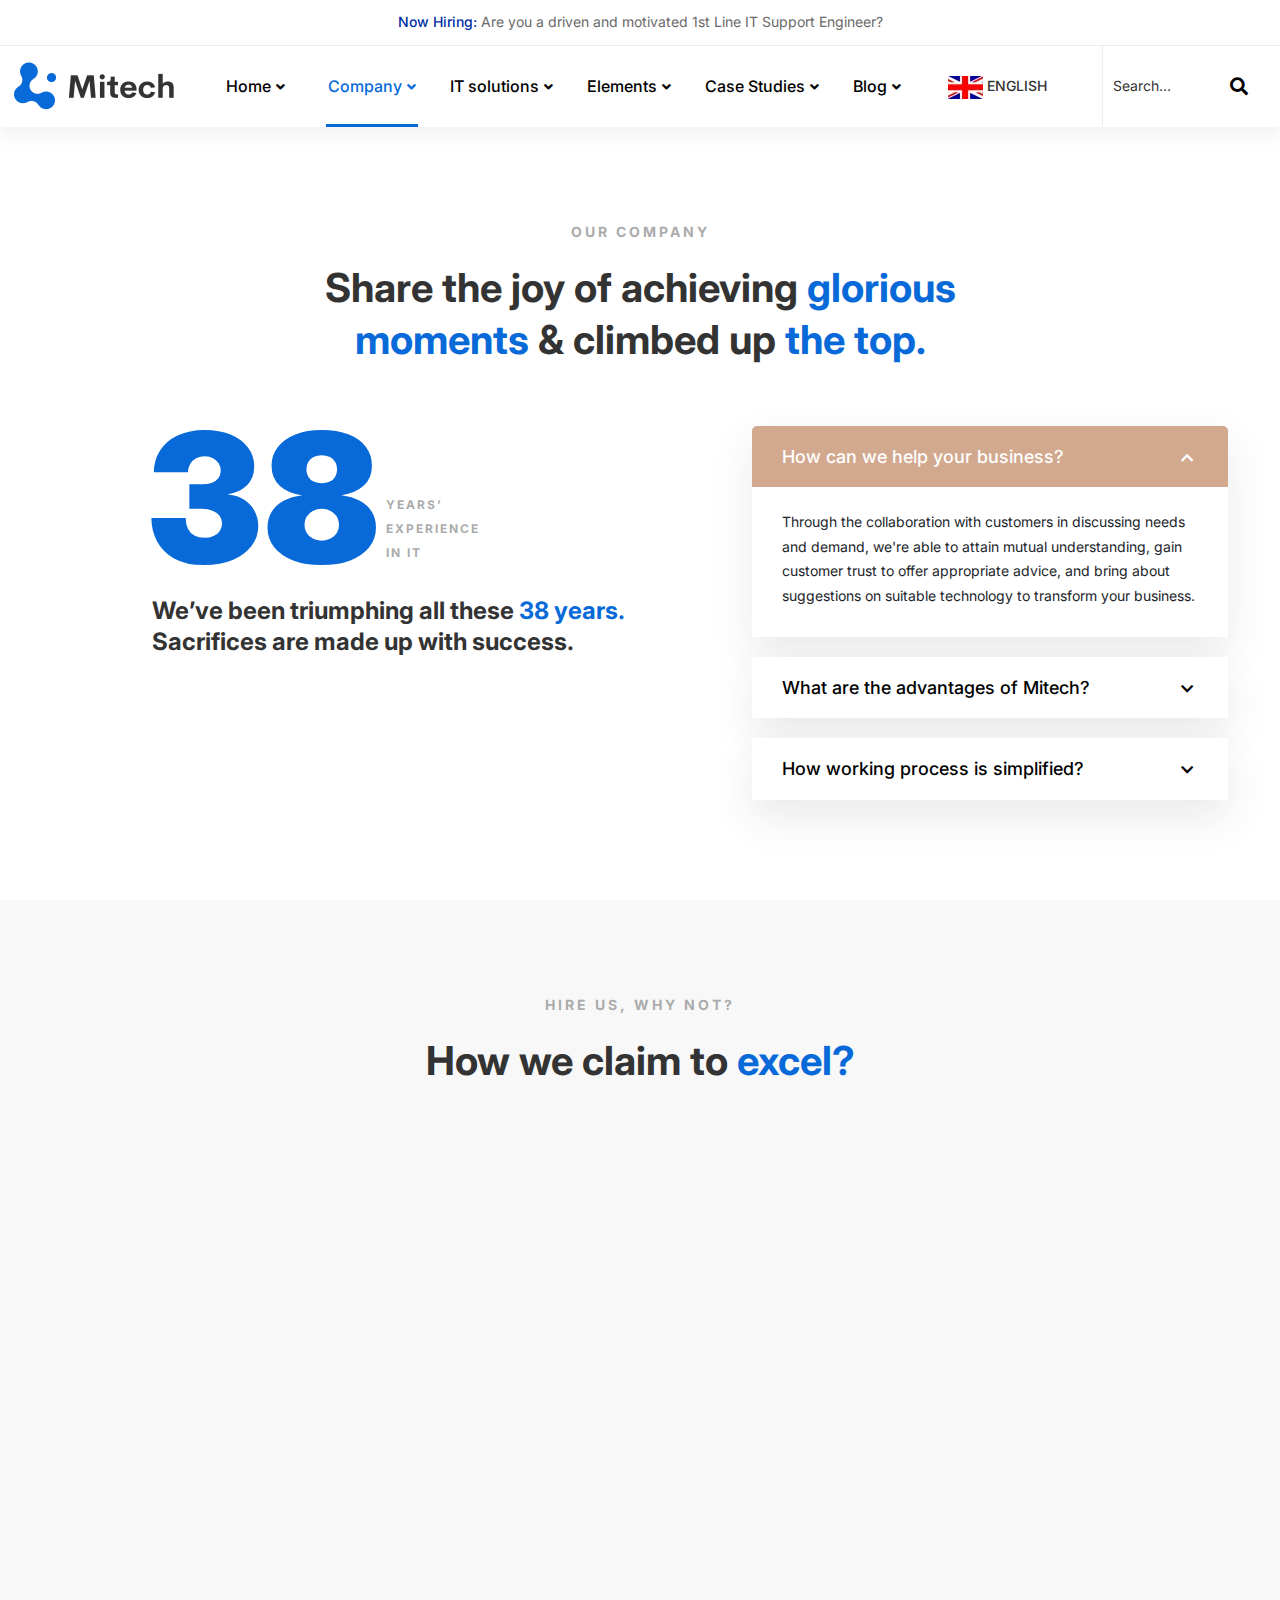
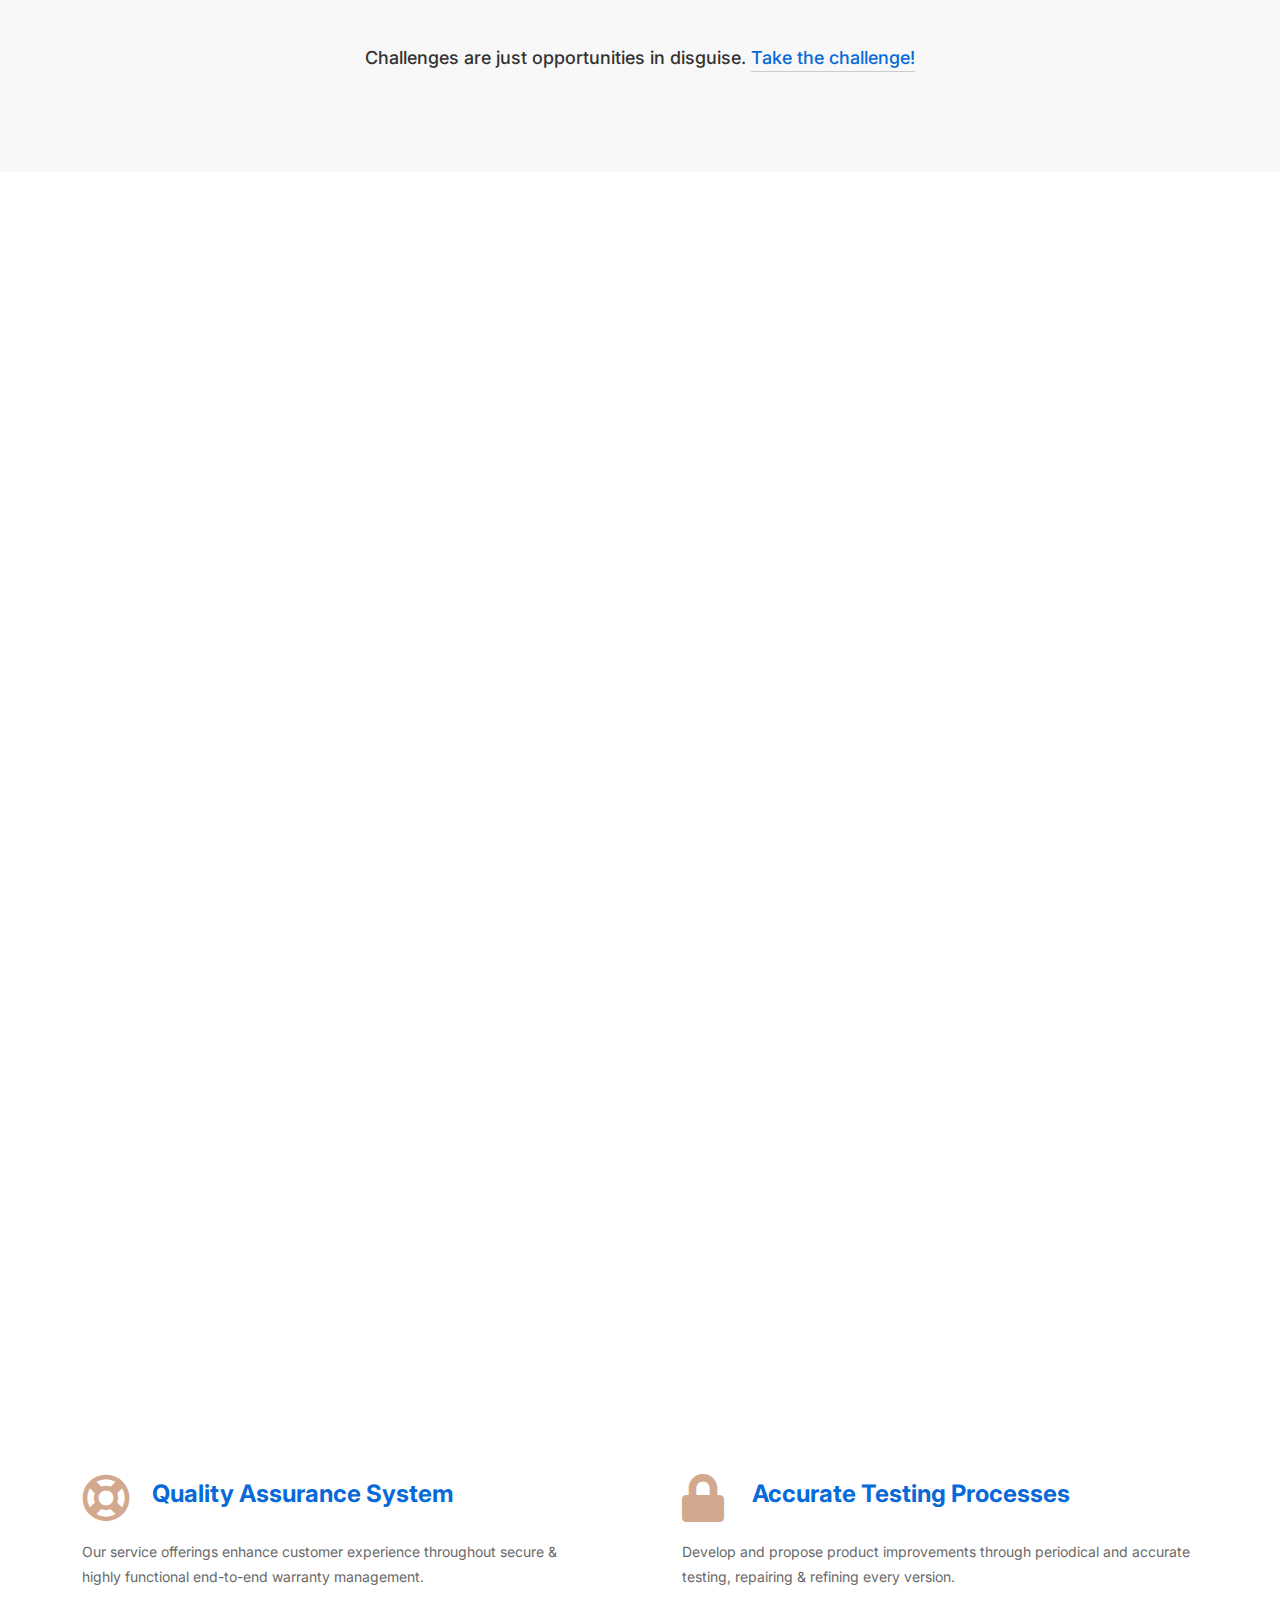
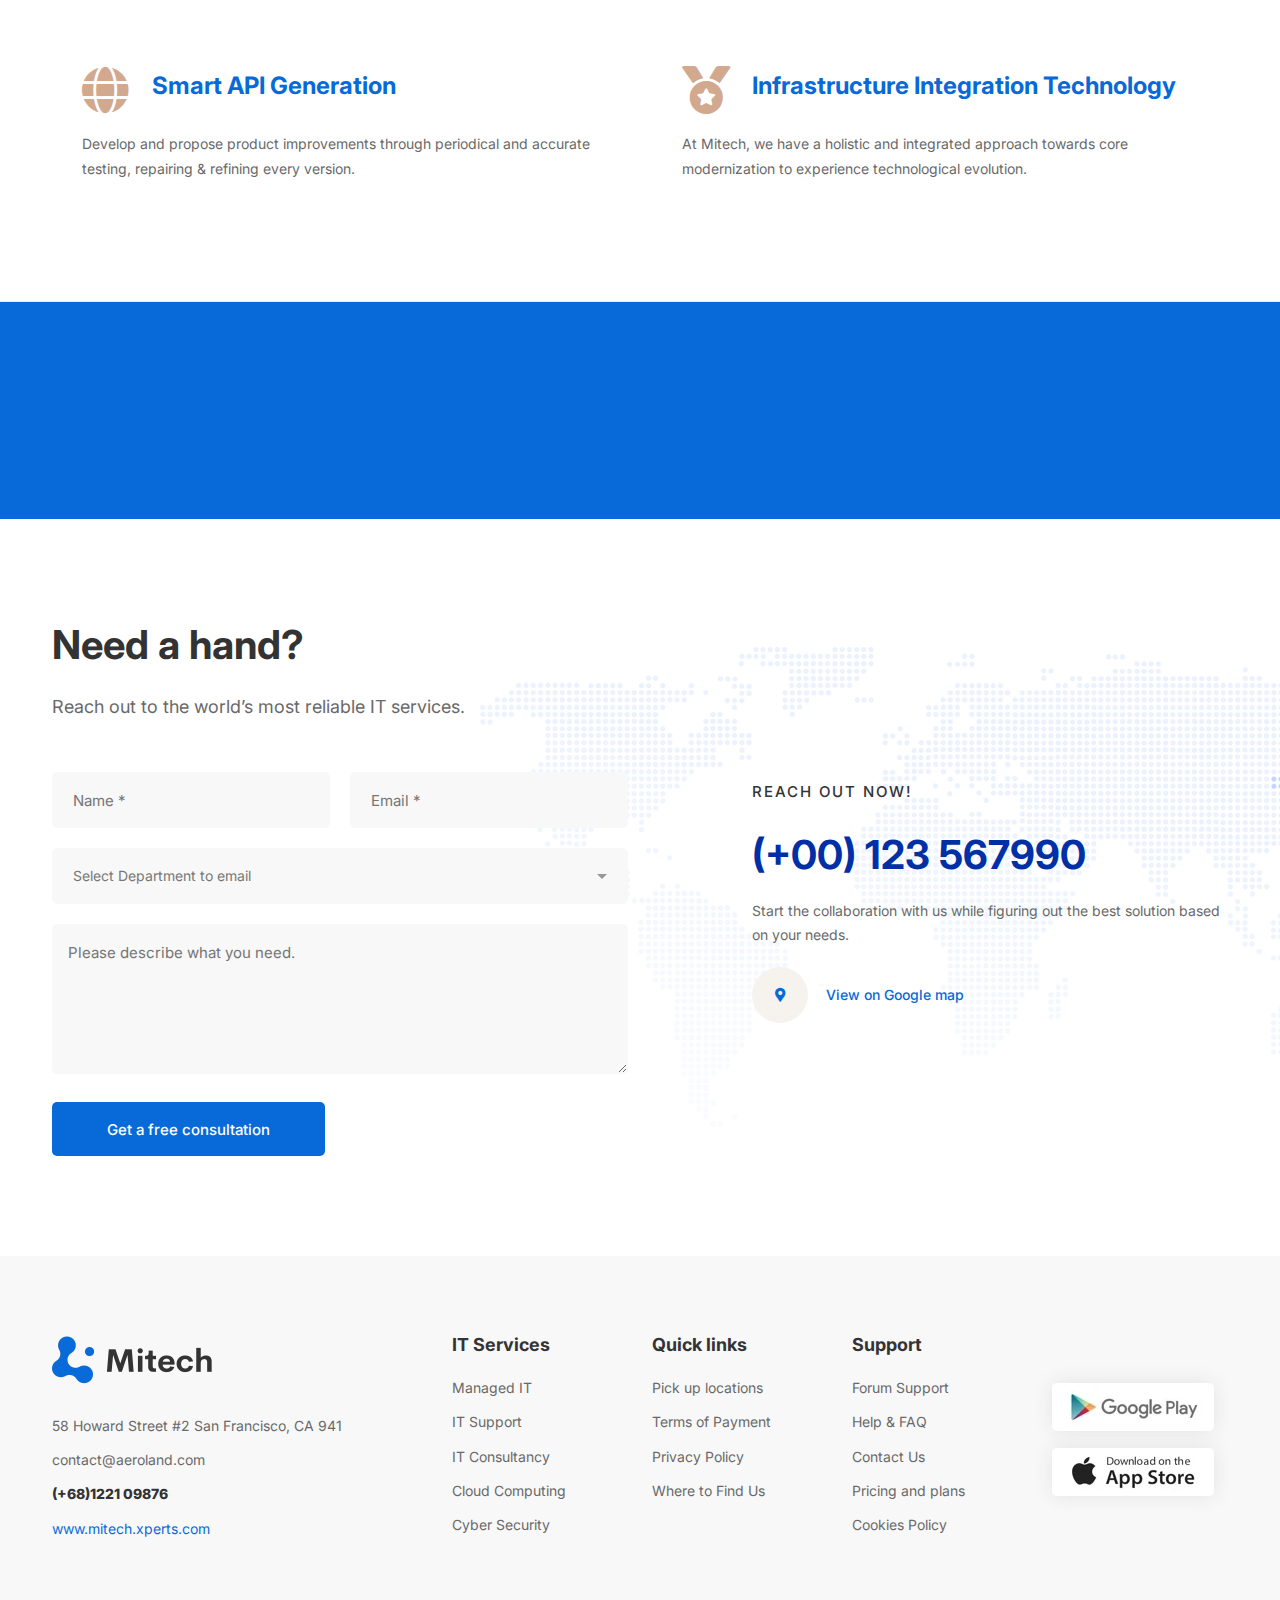
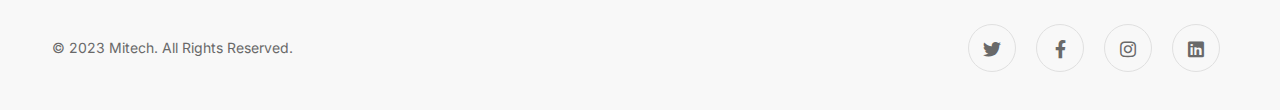
<file: about-us-02.html>
<!DOCTYPE html>
<html class="no-js" lang="zxx" dir="ltr">

<head>
    <meta charset="utf-8">
    <meta http-equiv="X-UA-Compatible" content="IE=edge">
    <title>Mitech - Technology IT Solutions HTML Template</title>
    <meta name="viewport" content="width=device-width, initial-scale=1">
    <meta name="description" content="Technology IT Solutions HTML Template">
    <!-- Favicon -->
    <link rel="icon" href="assets/images/favicon.webp">

    <!-- CSS
        ============================================ -->

    <!-- Bootstrap CSS -->
    <link rel="stylesheet" href="assets/css/vendor/bootstrap.min.css">

    <!-- Font Family CSS -->
    <link rel="preconnect" href="https://fonts.googleapis.com">
    <link rel="preconnect" href="https://fonts.gstatic.com" crossorigin>
    <link href="https://fonts.googleapis.com/css2?family=Inter:wght@100;200;300;400;500;600;700;800;900&display=swap" rel="stylesheet">

    <!-- FontAwesome CSS -->
    <link rel="stylesheet" href="assets/css/vendor/fontawesome-all.min.css">

    <!-- Swiper slider CSS -->
    <link rel="stylesheet" href="assets/css/plugins/swiper.min.css">

    <!-- animate-text CSS -->
    <link rel="stylesheet" href="assets/css/plugins/animate-text.css">

    <!-- Animate CSS -->
    <link rel="stylesheet" href="assets/css/plugins/animate.min.css">

    <!-- Light gallery CSS -->
    <link rel="stylesheet" href="assets/css/plugins/lightgallery.min.css">

    <!-- Vendor & Plugins CSS (Please remove the comment from below vendor.min.css & plugins.min.css for better website load performance and remove css files from avobe) -->

    <!-- <link rel="stylesheet" href="assets/css/vendor/vendor.min.css">
        <link rel="stylesheet" href="assets/css/plugins/plugins.min.css"> -->

    <!-- Main Style CSS -->
    <link rel="stylesheet" href="assets/css/style.css">

</head>

<body>




    <div class="preloader-activate preloader-active open_tm_preloader">
        <div class="preloader-area-wrap">
            <div class="spinner d-flex justify-content-center align-items-center h-100">
                <div class="bounce1"></div>
                <div class="bounce2"></div>
                <div class="bounce3"></div>
            </div>
        </div>
    </div>

    <!--====================  header area ====================-->
    <div class="header-area header-area--default">

        <!-- Header Top Wrap Start -->
        <div class="header-top-wrap border-bottom">
            <div class="container-fluid">
                <div class="row">
                    <div class="col-lg-12">
                        <p class="text-center top-message"><a href="#">Now Hiring:</a> Are you a driven and motivated 1st Line IT Support Engineer?</p>
                    </div>
                </div>
            </div>
        </div>
        <!-- Header Top Wrap End -->

        <!-- Header Bottom Wrap Start -->
        <div class="header-bottom-wrap header-sticky">
            <div class="container-fluid">
                <div class="row">
                    <div class="col-lg-12">
                        <div class="header default-menu-style position-relative">

                            <!-- brand logo -->
                            <div class="header__logo">
                                <a href="index.html">
                                    <img src="assets/images/logo/logo-dark.webp" aria-label="Mitech Logo" width="160" height="48" class="img-fluid" alt="">
                                </a>
                            </div>

                            <!-- header midle box  -->
                            <div class="header-midle-box">
                                <div class="header-bottom-wrap d-md-block d-none">
                                    <div class="header-bottom-inner">
                                        <div class="header-bottom-left-wrap">
                                            <!-- navigation menu -->
                                            <div class="header__navigation d-none d-xl-block">
                                                <nav class="navigation-menu primary--menu">

                                                    <ul>
                                                        <li class="has-children has-children--multilevel-submenu">
                                                            <a href="#"><span>Home</span></a>
                                                            <ul class="submenu">
                                                                <li><a href="index-infotechno.html"><span>Software & Techology</span></a></li>
                                                                <li><a href="index-processing.html"><span>Startup Business</span></a></li>
                                                                <li><a href="index-appointment.html"><span>IT Agency</span></a></li>
                                                                <li><a href="index-services.html"><span>IT Services</span></a></li>
                                                                <li><a href="index-resolutions.html"><span>IT Solution</span></a></li>
                                                                <li><a href="index-cybersecurity.html"><span>Cyber Security</span></a></li>
                                                                <li><a href="index-modern-it-company.html"><span>Modern IT Company</span></a></li>
                                                                <li><a href="index-machine-learning.html"><span>Machine Learning</span></a></li>
                                                                <li><a href="index-software-innovation.html"><span>Software Innovation</span></a></li>
                                                            </ul>
                                                        </li>
                                                        <li class="has-children has-children--multilevel-submenu">
                                                            <a href="#"><span>Company</span></a>
                                                            <ul class="submenu">
                                                                <li class="has-children">
                                                                    <a href="about-us-01.html"><span>About us</span></a>
                                                                    <ul class="submenu">
                                                                        <li><a href="about-us-01.html"><span>About us 01</span></a></li>
                                                                        <li><a href="about-us-02.html"><span>About us 02</span></a></li>
                                                                        <li class="has-children">
                                                                            <a href="#"><span>Submenu Level Two</span></a>
                                                                            <ul class="submenu">
                                                                                <li><a href="#"><span>Submenu Level Three</span></a></li>
                                                                                <li><a href="#"><span>Submenu Level Three</span></a></li>
                                                                                <li><a href="#"><span>Submenu Level Three</span></a></li>
                                                                            </ul>
                                                                        </li>
                                                                    </ul>
                                                                </li>
                                                                <li><a href="contact-us.html"><span>Contact us</span></a></li>
                                                                <li><a href="leadership.html"><span>Leadership</span></a></li>
                                                                <li><a href="why-choose-us.html"><span>Why choose us</span></a></li>
                                                                <li><a href="our-history.html"><span>Our history</span></a></li>
                                                                <li><a href="faqs.html"><span>FAQs</span></a></li>
                                                                <li><a href="careers.html"><span>Careers</span></a></li>
                                                                <li><a href="pricing-plans.html"><span>Pricing plans</span></a></li>
                                                            </ul>
                                                        </li>
                                                        <li class="has-children has-children--multilevel-submenu">
                                                            <a href="#"><span>IT solutions</span></a>
                                                            <ul class="submenu">
                                                                <li><a href="it-services.html"><span>IT Services</span></a></li>
                                                                <li><a href="managed-it-service.html"><span>Managed IT Services</span></a></li>
                                                                <li><a href="industries.html"><span>Industries</span></a></li>
                                                                <li><a href="business-solution.html"><span>Business solution</span></a></li>
                                                                <li><a href="it-services-details.html"><span>IT Services Details</span></a></li>
                                                            </ul>
                                                        </li>
                                                        <li class="has-children">
                                                            <a href="#"><span>Elements</span></a>
                                                            <!-- mega menu -->
                                                            <ul class="megamenu megamenu--mega">
                                                                <li>
                                                                    <h2 class="page-list-title">ELEMENT GROUP 01</h2>
                                                                    <ul>
                                                                        <li><a href="element-accordion.html"><span>Accordions & Toggles</span></a></li>
                                                                        <li><a href="element-box-icon.html"><span>Box Icon</span></a></li>
                                                                        <li><a href="element-box-image.html"><span>Box Image</span></a></li>
                                                                        <li><a href="element-box-large-image.html"><span>Box Large Image</span></a></li>
                                                                        <li><a href="element-buttons.html"><span>Buttons</span></a></li>
                                                                        <li><a href="element-cta.html"><span>Call to action</span></a></li>
                                                                        <li><a href="element-client-logo.html"><span>Client Logo</span></a></li>
                                                                        <li><a href="element-countdown.html"><span>Countdown</span></a></li>
                                                                    </ul>
                                                                </li>
                                                                <li>
                                                                    <h2 class="page-list-title">ELEMENT GROUP 02</h2>
                                                                    <ul>
                                                                        <li><a href="element-counters.html"><span>Counters</span></a></li>
                                                                        <li><a href="element-dividers.html"><span>Dividers</span></a></li>
                                                                        <li><a href="element-flexible-image-slider.html"><span>Flexible image slider</span></a></li>
                                                                        <li><a href="element-google-map.html"><span>Google Map</span></a></li>
                                                                        <li><a href="element-gradation.html"><span>Gradation</span></a></li>
                                                                        <li><a href="element-instagram.html"><span>Instagram</span></a></li>
                                                                        <li><a href="element-lists.html"><span>Lists</span></a></li>
                                                                        <li><a href="element-message-box.html"><span>Message box</span></a></li>
                                                                    </ul>
                                                                </li>
                                                                <li>
                                                                    <h2 class="page-list-title">ELEMENT GROUP 03</h2>
                                                                    <ul>
                                                                        <li><a href="element-popup-video.html"><span>Popup Video</span></a></li>
                                                                        <li><a href="element-pricing-box.html"><span>Pricing Box</span></a></li>
                                                                        <li><a href="element-progress-bar.html"><span>Progress Bar</span></a></li>
                                                                        <li><a href="element-progress-circle.html"><span>Progress Circle</span></a></li>
                                                                        <li><a href="element-rows-columns.html"><span>Rows & Columns</span></a></li>
                                                                        <li><a href="element-social-networks.html"><span>Social Networks</span></a></li>
                                                                        <li><a href="element-tabs.html"><span>Tabs</span></a></li>
                                                                        <li><a href="element-team-member.html"><span>Team member</span></a></li>
                                                                    </ul>
                                                                </li>
                                                                <li>
                                                                    <h2 class="page-list-title">ELEMENT GROUP 04</h2>
                                                                    <ul>
                                                                        <li><a href="element-testimonials.html"><span>Testimonials</span></a></li>
                                                                        <li><a href="element-timeline.html"><span>Timeline</span></a></li>
                                                                        <li><a href="element-carousel-sliders.html"><span>Carousel Sliders</span></a></li>
                                                                        <li><a href="element-typed-text.html"><span>Typed Text</span></a></li>
                                                                    </ul>
                                                                </li>
                                                            </ul>
                                                        </li>
                                                        <li class="has-children has-children--multilevel-submenu">
                                                            <a href="#"><span>Case Studies</span></a>
                                                            <!-- multilevel submenu -->
                                                            <ul class="submenu">
                                                                <li><a href="case-studies.html"><span>Case Studies 01</span></a></li>
                                                                <li><a href="case-studies-02.html"><span>Case Studies 02</span></a></li>
                                                                <li><a href="single-smart-vision.html"><span>Single Layout</span></a></li>
                                                            </ul>
                                                        </li>
                                                        <li class="has-children has-children--multilevel-submenu">
                                                            <a href="blog-list-large-image.html"><span>Blog</span></a>
                                                            <!-- multilevel submenu -->
                                                            <ul class="submenu">
                                                                <li><a href="blog-list-large-image.html"><span>List Large Image</span></a></li>
                                                                <li><a href="blog-list-left-large-image.html"><span>Left Large Image</span></a></li>
                                                                <li><a href="blog-grid-classic.html"><span>Grid Classic</span></a></li>
                                                                <li><a href="blog-grid-masonry.html"><span>Grid Masonry</span></a></li>
                                                                <li class="has-children">
                                                                    <a href="blog-post-layout-one.html"><span>Single Layouts</span></a>
                                                                    <ul class="submenu">
                                                                        <li><a href="blog-post-layout-one.html"><span>Left Sidebar</span></a></li>
                                                                        <li><a href="blog-post-right-sidebar.html"><span>Right Sidebar</span></a></li>
                                                                        <li><a href="blog-post-no-sidebar.html"><span>No Sidebar</span></a></li>
                                                                    </ul>
                                                                </li>
                                                            </ul>
                                                        </li>
                                                    </ul>
                                                </nav>
                                            </div>
                                        </div>
                                    </div>
                                </div>

                            </div>

                            <!-- header right box -->
                            <div class="header-right-box">
                                <div class="header-right-inner" id="hidden-icon-wrapper">

                                    <!-- language-menu -->
                                    <div class="language-menu">
                                        <ul>
                                            <li>
                                                <a href="#" class="">
                                                    <img class="ls-flag" src="assets/images/flags/en.webp" alt="en" title="English">
                                                    <span class="wpml-ls-native">English</span>
                                                </a>

                                                <ul class="ls-sub-menu">
                                                    <li class="">
                                                        <a href="#" class="">
                                                            <img class="ls-flag" src="assets/images/flags/fr.webp" alt="en" title="Français"><span class="wpml-ls-native">Français</span>
                                                        </a>
                                                    </li>
                                                    <li class="">
                                                        <a href="#" class="">
                                                            <img class="wpml-ls-flag" src="assets/images/flags/de.webp" alt="de" title="Deutsch"><span class="wpml-ls-native">Deutsch</span>
                                                        </a>
                                                    </li>

                                                </ul>

                                            </li>

                                        </ul>
                                    </div>

                                    <!-- header-search-form -->
                                    <div class="header-search-form default-search">
                                        <form action="#" class="search-form-top">
                                            <input class="search-field" type="text" placeholder="Search…">
                                            <button class="search-submit">
                                                <i class="search-btn-icon fa fa-search"></i>
                                            </button>
                                        </form>
                                    </div>
                                </div>

                                <!-- mobile menu -->
                                <div class="mobile-navigation-icon d-block d-xl-none" id="mobile-menu-trigger">
                                    <i></i>
                                </div>
                                <!-- hidden icons menu -->
                                <div class="hidden-icons-menu d-block d-md-none" id="hidden-icon-trigger">
                                    <a href="javascript:void(0)">
                                        <i class="far fa-ellipsis-h-alt"></i>
                                    </a>
                                </div>
                            </div>

                        </div>
                    </div>
                </div>
            </div>
        </div>
        <!-- Header Bottom Wrap End -->

    </div>
    <!--====================  End of header area  ====================-->













    <div id="main-wrapper">
        <div class="site-wrapper-reveal">
            <!--===========  feature-large-images-wrapper  Start =============-->
            <div class="feature-large-images-wrapper section-space--ptb_100">
                <div class="container">

                    <div class="row">
                        <div class="col-lg-12">
                            <!-- section-title-wrap Start -->
                            <div class="section-title-wrap text-center section-space--mb_60">
                                <h6 class="section-sub-title mb-20">Our company</h6>
                                <h3 class="heading">Share the joy of achieving <span class="text-color-primary"> glorious   <br> moments</span> & climbed up <span class="text-color-primary">the top.</span></h3>
                            </div>
                            <!-- section-title-wrap Start -->
                        </div>
                    </div>

                    <div class="cybersecurity-about-box">
                        <div class="row">
                            <div class="col-lg-5 offset-lg-1">
                                <div class="modern-number-01 number-two">
                                    <h2 class="heading  me-5"><span class="mark-text">38</span>Years’ Experience in IT</h2>
                                    <h5 class="heading mt-30">We’ve been triumphing all these <span class="text-color-primary"> 38 years. </span> Sacrifices are made up with success. </h5>
                                </div>
                            </div>

                            <div class="col-lg-5 ms-auto">
                                <div class="faq-wrapper">
                                    <div id="accordion">
                                        <div class="card">
                                            <div class="card-header" id="headingOne">
                                                <h5 class="mb-0">
                                                    <button class="btn-link" data-bs-toggle="collapse" data-bs-target="#collapseOne" aria-expanded="true" aria-controls="collapseOne">
                                                        How can we help your business? <span> <i class="fas fa-chevron-down"></i>
                                        <i class="fas fa-chevron-up"></i> </span>
                                                    </button>
                                                </h5>
                                            </div>

                                            <div id="collapseOne" class="collapse show" aria-labelledby="headingOne" data-bs-parent="#accordion">
                                                <div class="card-body">
                                                    <p>Through the collaboration with customers in discussing needs and demand, we're able to attain mutual understanding, gain customer trust to offer appropriate advice, and bring about suggestions on suitable technology to transform your business. </p>
                                                </div>
                                            </div>
                                        </div>
                                        <div class="card">
                                            <div class="card-header" id="headingTwo">
                                                <h5 class="mb-0">
                                                    <button class="btn-link collapsed" data-bs-toggle="collapse" data-bs-target="#collapseTwo" aria-expanded="false" aria-controls="collapseTwo">
                                                        What are the advantages of Mitech?<span> <i class="fas fa-chevron-down"></i>
                                        <i class="fas fa-chevron-up"></i> </span>
                                                    </button>
                                                </h5>
                                            </div>
                                            <div id="collapseTwo" class="collapse" aria-labelledby="headingTwo" data-bs-parent="#accordion">
                                                <div class="card-body">
                                                    <p>Mitech takes into consideration every little detail to make sure the system run smoothly and responsively. Mitech employs a new technique called Minified Technology for securing customers' database & building up highly confidential firewalls. </p>
                                                </div>
                                            </div>
                                        </div>
                                        <div class="card">
                                            <div class="card-header" id="headingThree">
                                                <h5 class="mb-0">
                                                    <button class="btn-link collapsed" data-bs-toggle="collapse" data-bs-target="#collapseThree" aria-expanded="false" aria-controls="collapseThree">
                                                        How working process is simplified? <span> <i class="fas fa-chevron-down"></i>
                                        <i class="fas fa-chevron-up"></i> </span>
                                                    </button>
                                                </h5>
                                            </div>
                                            <div id="collapseThree" class="collapse" aria-labelledby="headingThree" data-bs-parent="#accordion">
                                                <div class="card-body">
                                                    <p>We reduce redundant complex calculations and lengthy erroneous code texts with simpler ones to ensure Mitech would run seamlessly and the design is reserved in its best form when viewed from a wide range of mobile devices & browsers. </p>
                                                </div>
                                            </div>
                                        </div>
                                    </div>

                                </div>
                            </div>
                        </div>
                    </div>

                </div>
            </div>
            <!--===========  feature-large-images-wrapper  End =============-->

            <!--===========  feature-large-images-wrapper  Start =============-->
            <div class="feature-large-images-wrapper bg-gray section-space--ptb_100">
                <div class="container">

                    <div class="row">
                        <div class="col-lg-12">
                            <!-- section-title-wrap Start -->
                            <div class="section-title-wrap text-center section-space--mb_30">
                                <h6 class="section-sub-title mb-20">Hire us, why not?</h6>
                                <h3 class="heading">How we claim to<span class="text-color-primary">  excel?</span></h3>
                            </div>
                            <!-- section-title-wrap Start -->
                        </div>
                    </div>

                    <div class="row">
                        <div class="col-12">
                            <div class="row row--35">
                                <div class="col-lg-4 col-md-6 mt-30">
                                    <!-- Box large image warap Start -->
                                    <a href="#" class="box-large-image__wrap wow move-up">
                                        <div class="box-large-image__box">
                                            <div class="box-large-image__midea">
                                                <div class="images-midea">
                                                    <img src="assets/images/box-image/blog-01-330x330.webp" class="img-fluid" alt="">

                                                    <div class="button-wrapper">
                                                        <div class="btn tm-button">
                                                            <span class="button-text">Learn more</span>
                                                        </div>
                                                    </div>
                                                    <div class="heading-wrap">
                                                        <h5 class="heading">Mitech Management Systems</h5>
                                                    </div>

                                                </div>
                                            </div>

                                            <div class="box-large-image__content mt-30 text-center">
                                                <p>Our technical experts have a flair for developing <strong>clean-coded websites</strong> based on customers’ needs, global guidelines and trends.</p>
                                            </div>
                                        </div>
                                    </a>
                                    <!-- Box large image warap End -->
                                </div>

                                <div class="col-lg-4 col-md-6  mt-30">
                                    <!-- Box large image warap Start -->
                                    <a href="#" class="box-large-image__wrap wow move-up">
                                        <div class="box-large-image__box">
                                            <div class="box-large-image__midea">
                                                <div class="images-midea">
                                                    <img src="assets/images/box-image/mitech-home-infotechno-box-large-image-02-330x330.webp" class="img-fluid" alt="">

                                                    <div class="button-wrapper">
                                                        <div class="btn tm-button">
                                                            <span class="button-text">Learn more</span>
                                                        </div>
                                                    </div>
                                                    <div class="heading-wrap">
                                                        <h5 class="heading">Efficient Database Security </h5>
                                                    </div>

                                                </div>
                                            </div>

                                            <div class="box-large-image__content mt-30 text-center">
                                                <p>Our technical experts have a flair for developing <strong>clean-coded websites</strong> based on customers’ needs, global guidelines and trends.</p>
                                            </div>
                                        </div>
                                    </a>
                                    <!-- Box large image warap End -->
                                </div>

                                <div class="col-lg-4 col-md-6  mt-30">
                                    <!-- Box large image warap Start -->
                                    <a href="#" class="box-large-image__wrap wow move-up">
                                        <div class="box-large-image__box">
                                            <div class="box-large-image__midea">
                                                <div class="images-midea">
                                                    <img src="assets/images/box-image/mitech-home-infotechno-box-large-image-03-330x330.webp" class="img-fluid" alt="">

                                                    <div class="button-wrapper">
                                                        <div class="btn tm-button">
                                                            <span class="button-text">Learn more</span>
                                                        </div>
                                                    </div>
                                                    <div class="heading-wrap">
                                                        <h5 class="heading">Reliable Multi-function Technology</h5>
                                                    </div>

                                                </div>
                                            </div>

                                            <div class="box-large-image__content mt-40 text-center">
                                                <p>Our technical experts have a flair for developing <strong>clean-coded websites</strong> based on customers’ needs, global guidelines and trends.</p>
                                            </div>
                                        </div>
                                    </a>
                                    <!-- Box large image warap End -->
                                </div>
                            </div>

                            <div class="section-under-heading text-center section-space--mt_40">Challenges are just opportunities in disguise. <a href="#">Take the challenge!</a></div>

                        </div>
                    </div>
                </div>
            </div>
            <!--===========  feature-large-images-wrapper  End =============-->


            <div class="gallery-section section-space--pt_100">
                <div class="container">
                    <div class="row">
                        <div class="col-lg-7">
                            <div class="section-title-wrap text-left">
                                <h3 class="section-title mb-15 wow move-up">Bright future that we <span class="text-color-primary"> cherish. </span> We thrive for <span class="text-color-primary">  success.</span></h3>
                                <div class="contact-button section-space--mt_30 wow move-up">
                                    <a href="#" class="hover-style-link">View all team <i class="fas fa-arrow-right"></i></a>
                                </div>
                            </div>
                        </div>
                        <div class="col-lg-5 wow move-up animate">
                            <div class="about-button mt-30">
                                <a href="#" class="ht-btn ht-btn-md">Join us</a>
                            </div>
                        </div>
                    </div>

                    <!-- gallery-wrapper Start -->
                    <div class="gallery-wrapper section-space--pt_80 ">
                        <div class="row">
                            <div class="col-lg-12">
                                <!-- gallery-warp Start -->
                                <div class="gallery-warp popup-images ">
                                    <!-- single gallery Start -->
                                    <a class="single-gallery gallery-grid wow move-up" href="assets/images/gallery/blog-07-960x960.webp">
                                        <div class="single-gallery__item">
                                            <div class="single-gallery__thum bg-item-images bg-img" data-bg="assets/images/gallery/blog-07-960x960.webp">

                                            </div>
                                            <div class="ht-overlay"></div>
                                            <div class="overlay-icon">
                                                <i class="fas fa-search"></i>
                                            </div>
                                        </div>
                                    </a>
                                    <!-- single gallery End -->
                                    <!-- single gallery Start -->
                                    <a class="single-gallery gallery-grid wow move-up" href="assets/images/gallery/careers-gallery-image-01-960x960.webp">
                                        <div class="single-gallery__item">
                                            <div class="single-gallery__thum bg-item-images bg-img" data-bg="assets/images/gallery/careers-gallery-image-01-960x960.webp"></div>
                                            <div class="ht-overlay"></div>
                                            <div class="overlay-icon">
                                                <i class="fas fa-search"></i>
                                            </div>
                                        </div>
                                    </a>
                                    <!-- single gallery End -->
                                    <!-- single gallery Start -->
                                    <a class="single-gallery gallery-grid wow move-up" href="assets/images/gallery/blog-08-960x960.webp">
                                        <div class="single-gallery__item">
                                            <div class="single-gallery__thum bg-item-images bg-img" data-bg="assets/images/gallery/blog-08-960x960.webp"></div>
                                            <div class="ht-overlay"></div>
                                            <div class="overlay-icon">
                                                <i class="fas fa-search"></i>
                                            </div>
                                        </div>
                                    </a>
                                    <!-- single gallery End -->
                                    <!-- single gallery Start -->
                                    <a class="single-gallery gallery-grid wow move-up" href="assets/images/gallery/blog-06-960x960.webp">
                                        <div class="single-gallery__item">
                                            <div class="single-gallery__thum bg-item-images bg-img" data-bg="assets/images/gallery/blog-06-960x960.webp"></div>
                                            <div class="ht-overlay"></div>
                                            <div class="overlay-icon">
                                                <i class="fas fa-search"></i>
                                            </div>
                                        </div>
                                    </a>
                                    <!-- single gallery End -->

                                </div>
                                <!-- gallery-warp End -->
                            </div>
                        </div>
                    </div>
                    <!-- gallery-wrapper End -->

                </div>
            </div>

            <!--===========  feature-icon-wrapper  Start =============-->
            <div class="feature-icon-wrapper section-space--pb_80 section-space--pt_80 border-bottom">
                <div class="container">
                    <div class="row">
                        <div class="col-12">
                            <div class="feature-list__three">
                                <div class="row">
                                    <div class="col-lg-6">
                                        <div class="grid-item animate">
                                            <div class="ht-box-icon style-03">
                                                <div class="icon-box-wrap">
                                                    <div class="content-header">
                                                        <div class="icon">
                                                            <i class="far fa-life-ring"></i>
                                                        </div>
                                                        <h5 class="heading">
                                                            Quality Assurance System
                                                        </h5>
                                                    </div>
                                                    <div class="content">
                                                        <div class="text">Our service offerings enhance customer experience throughout secure & highly functional end-to-end warranty management.</div>
                                                    </div>
                                                </div>
                                            </div>
                                        </div>
                                    </div>
                                    <div class="col-lg-6">
                                        <div class="grid-item animate">
                                            <div class="ht-box-icon style-03">
                                                <div class="icon-box-wrap">
                                                    <div class="content-header">
                                                        <div class="icon">
                                                            <i class="fas fa-lock"></i>
                                                        </div>
                                                        <h5 class="heading">
                                                            Accurate Testing Processes
                                                        </h5>
                                                    </div>
                                                    <div class="content">
                                                        <div class="text">Develop and propose product improvements through periodical and accurate testing, repairing & refining every version.</div>
                                                    </div>
                                                </div>
                                            </div>
                                        </div>
                                    </div>
                                    <div class="col-lg-6">
                                        <div class="grid-item animate">
                                            <div class="ht-box-icon style-03">
                                                <div class="icon-box-wrap">
                                                    <div class="content-header">
                                                        <div class="icon">
                                                            <i class="fas fa-globe"></i>
                                                        </div>
                                                        <h5 class="heading">
                                                            Smart API Generation
                                                        </h5>
                                                    </div>
                                                    <div class="content">
                                                        <div class="text">Develop and propose product improvements through periodical and accurate testing, repairing & refining every version.</div>
                                                    </div>
                                                </div>
                                            </div>
                                        </div>
                                    </div>
                                    <div class="col-lg-6">
                                        <div class="grid-item animate">
                                            <div class="ht-box-icon style-03">
                                                <div class="icon-box-wrap">
                                                    <div class="content-header">
                                                        <div class="icon">
                                                            <i class="fas fa-medal"></i>
                                                        </div>
                                                        <h5 class="heading">
                                                            Infrastructure Integration Technology
                                                        </h5>
                                                    </div>
                                                    <div class="content">
                                                        <div class="text">At Mitech, we have a holistic and integrated approach towards core modernization to experience technological evolution.</div>
                                                    </div>
                                                </div>
                                            </div>
                                        </div>
                                    </div>
                                </div>
                            </div>
                        </div>
                    </div>
                </div>
            </div>
            <!--===========  feature-icon-wrapper  End =============-->



            <!--=========== fun fact Wrapper Start ==========-->
            <div class="fun-fact-wrapper bg-theme-default section-space--pb_30 section-space--pt_60">
                <div class="container">
                    <div class="row">
                        <div class="col-md-3 col-sm-6 wow move-up">
                            <div class="fun-fact--two text-center">
                                <div class="fun-fact__count counter">120</div>
                                <h6 class="fun-fact__text">Happy clients</h6>
                            </div>
                        </div>
                        <div class="col-md-3 col-sm-6 wow move-up">
                            <div class="fun-fact--two text-center">
                                <div class="fun-fact__count counter">32</div>
                                <h6 class="fun-fact__text">Finished projects</h6>
                            </div>
                        </div>
                        <div class="col-md-3 col-sm-6 wow move-up">
                            <div class="fun-fact--two text-center">
                                <div class="fun-fact__count counter">73</div>
                                <h6 class="fun-fact__text">Skilled Experts</h6>
                            </div>
                        </div>
                        <div class="col-md-3 col-sm-6 wow move-up">
                            <div class="fun-fact--two text-center">
                                <div class="fun-fact__count counter">318</div>
                                <h6 class="fun-fact__text">Media Posts</h6>
                            </div>
                        </div>
                    </div>
                </div>
            </div>
            <!--=========== fun fact Wrapper End ==========-->
            <!--============ Contact Us Area Start =================-->
            <div class="contact-us-area appointment-contact-bg section-space--ptb_100">
                <div class="container">
                    <div class="row">
                        <div class="col-lg-12">
                            <div class="contact-title section-space--mb_50">
                                <h3 class="mb-20">Need a hand?</h3>
                                <p class="sub-title">Reach out to the world’s most reliable IT services.</p>
                            </div>
                        </div>
                    </div>
                    <div class="row">
                        <div class="col-lg-6">
                            <div class="contact-form-wrap">
                                <!-- <form id="contact-form" action="https://whizthemes.com/mail-php/jowel/mitech/php/services-mail.php" method="post"> -->
                                <form class="contact-form" id="contact-form" action="assets/php/services-mail.php" method="post">
                                    <div class="contact-form__two">
                                        <div class="contact-input">
                                            <div class="contact-inner">
                                                <input name="con_name" type="text" placeholder="Name *">
                                            </div>
                                            <div class="contact-inner">
                                                <input name="con_email" type="email" placeholder="Email *">
                                            </div>
                                        </div>
                                        <div class="contact-select">
                                            <div class="form-item contact-inner">
                                                <span class="inquiry">
                                        <select id="Visiting" name="Visiting">
                                            <option disabled selected>Select Department to email</option>
                                            <option value="Your inquiry about">Your inquiry about</option>
                                            <option value="General Information Request">General Information Request</option>
                                            <option value="Partner Relations">Partner Relations</option>
                                            <option value="Careers">Careers</option>
                                            <option value="Software Licencing">Software Licencing</option>
                                        </select>

                                    </span>
                                            </div>
                                        </div>
                                        <div class="contact-inner contact-message">
                                            <textarea name="con_message" placeholder="Please describe what you need."></textarea>
                                        </div>
                                        <div class="comment-submit-btn">
                                            <button class="ht-btn ht-btn-md" type="submit">Get a free consultation</button>
                                            <p class="form-messege"></p>
                                        </div>
                                    </div>
                                </form>
                            </div>
                        </div>
                        <div class="col-lg-5 ms-auto">
                            <div class="contact-info-three text-left">
                                <h6 class="heading font-weight--reguler">Reach out now!</h6>
                                <h3 class="call-us"><a href="tel:123 567990">(+00) 123 567990</a></h3>
                                <div class="text">Start the collaboration with us while figuring out the best solution based on your needs.</div>
                                <div class="location-button mt-20">
                                    <a href="#" class="location-text-button"><span class="button-icon"></span> <span class="button-text">View on Google map</span></a>
                                </div>
                            </div>
                        </div>
                    </div>
                </div>
            </div>
            <!--============ Contact Us Area End =================-->

        </div>

        <!--====================  footer area ====================-->
        <div class="footer-area-wrapper bg-gray">
            <div class="footer-area section-space--ptb_80">
                <div class="container">
                    <div class="row footer-widget-wrapper">
                        <div class="col-lg-4 col-md-6 col-sm-6 footer-widget">
                            <div class="footer-widget__logo mb-30">
                                <img src="assets/images/logo/dark-logo-160x48.webp" width="160" height="48" class="img-fluid" alt="">
                            </div>
                            <ul class="footer-widget__list">
                                <li>58 Howard Street #2 San Francisco, CA 941</li>
                                <li><a href="mailto:contact@aeroland.com" class="hover-style-link">contact@aeroland.com</a></li>
                                <li><a href="tel:123344556" class="hover-style-link text-black font-weight--bold">(+68)1221 09876</a></li>
                                <li><a href="https://hasthemes.com/" class="hover-style-link text-color-primary">www.mitech.xperts.com</a></li>
                            </ul>
                        </div>
                        <div class="col-lg-2 col-md-4 col-sm-6 footer-widget">
                            <h6 class="footer-widget__title mb-20">IT Services</h6>
                            <ul class="footer-widget__list">
                                <li><a href="#" class="hover-style-link">Managed IT</a></li>
                                <li><a href="#" class="hover-style-link">IT Support</a></li>
                                <li><a href="#" class="hover-style-link">IT Consultancy</a></li>
                                <li><a href="#" class="hover-style-link">Cloud Computing</a></li>
                                <li><a href="#" class="hover-style-link">Cyber Security</a></li>
                            </ul>
                        </div>
                        <div class="col-lg-2 col-md-4 col-sm-6 footer-widget">
                            <h6 class="footer-widget__title mb-20">Quick links</h6>
                            <ul class="footer-widget__list">
                                <li><a href="#" class="hover-style-link">Pick up locations</a></li>
                                <li><a href="#" class="hover-style-link">Terms of Payment</a></li>
                                <li><a href="#" class="hover-style-link">Privacy Policy</a></li>
                                <li><a href="#" class="hover-style-link">Where to Find Us</a></li>
                            </ul>
                        </div>
                        <div class="col-lg-2 col-md-4 col-sm-6 footer-widget">
                            <h6 class="footer-widget__title mb-20">Support</h6>
                            <ul class="footer-widget__list">
                                <li><a href="#" class="hover-style-link">Forum Support</a></li>
                                <li><a href="#" class="hover-style-link">Help & FAQ</a></li>
                                <li><a href="#" class="hover-style-link">Contact Us</a></li>
                                <li><a href="#" class="hover-style-link">Pricing and plans</a></li>
                                <li><a href="#" class="hover-style-link">Cookies Policy</a></li>
                            </ul>
                        </div>
                        <div class="col-lg-2 col-md-4 col-sm-6 footer-widget">
                            <div class="footer-widget__title section-space--mb_50"></div>
                            <ul class="footer-widget__list">
                                <li><a href="#" class="image_btn" aria-label="Google play Button"><img class="img-fluid" src="assets/images/icons/aeroland-button-google-play.webp" alt=""></a></li>
                                <li><a href="#" class="image_btn" aria-label="App Store Button"><img class="img-fluid" src="assets/images/icons/aeroland-button-app-store.webp" alt=""></a></li>
                            </ul>
                        </div>
                    </div>
                </div>
            </div>
            <div class="footer-copyright-area section-space--pb_30">
                <div class="container">
                    <div class="row align-items-center">
                        <div class="col-md-6 text-center text-md-start">
                            <span class="copyright-text">&copy; 2023 Mitech. <a href="https://hasthemes.com/">All Rights Reserved.</a></span>
                        </div>
                        <div class="col-md-6 text-center text-md-end">
                            <ul class="list ht-social-networks solid-rounded-icon">

                                <li class="item">
                                    <a href="https://twitter.com" target="_blank" aria-label="Twitter" class="social-link hint--bounce hint--top hint--primary">
                                        <i class="fab fa-twitter link-icon"></i>
                                    </a>
                                </li>
                                <li class="item">
                                    <a href="https://facebook.com" target="_blank" aria-label="Facebook" class="social-link hint--bounce hint--top hint--primary">
                                        <i class="fab fa-facebook-f link-icon"></i>
                                    </a>
                                </li>
                                <li class="item">
                                    <a href="https://instagram.com" target="_blank" aria-label="Instagram" class="social-link hint--bounce hint--top hint--primary">
                                        <i class="fab fa-instagram link-icon"></i>
                                    </a>
                                </li>
                                <li class="item">
                                    <a href="https://linkedin.com" target="_blank" aria-label="Linkedin" class="social-link hint--bounce hint--top hint--primary">
                                        <i class="fab fa-linkedin link-icon"></i>
                                    </a>
                                </li>
                            </ul>
                        </div>
                    </div>
                </div>
            </div>
        </div>
        <!--====================  End of footer area  ====================-->












    </div>

    <!--====================  scroll top ====================-->
    <a href="#" class="scroll-top" id="scroll-top">
        <i class="arrow-top fas fa-chevron-up"></i>
        <i class="arrow-bottom fas fa-chevron-up"></i>
    </a>
    <!--====================  End of scroll top  ====================-->

    <!--====================  mobile menu overlay ====================-->
    <div class="mobile-menu-overlay" id="mobile-menu-overlay">
        <div class="mobile-menu-overlay__inner">
            <div class="mobile-menu-overlay__header">
                <div class="container-fluid">
                    <div class="row align-items-center">
                        <div class="col-md-6 col-8">
                            <!-- logo -->
                            <div class="logo">
                                <a href="index.html">
                                    <img src="assets/images/logo/logo-dark.webp" class="img-fluid" alt="">
                                </a>
                            </div>
                        </div>
                        <div class="col-md-6 col-4">
                            <!-- mobile menu content -->
                            <div class="mobile-menu-content text-end">
                                <span class="mobile-navigation-close-icon" id="mobile-menu-close-trigger"></span>
                            </div>
                        </div>
                    </div>
                </div>
            </div>
            <div class="mobile-menu-overlay__body">
                <nav class="offcanvas-navigation">
                    <ul>
                        <li class="has-children">
                            <a href="index.html">Home</a>
                            <ul class="sub-menu">
                                <li><a href="index-infotechno.html"><span>Infotechno</span></a></li>
                                <li><a href="index-processing.html"><span>Processing</span></a></li>
                                <li><a href="index-appointment.html"><span>Appointment</span></a></li>
                                <li><a href="index-services.html"><span>Services</span></a></li>
                                <li><a href="index-resolutions.html"><span>Resolutions</span></a></li>
                                <li><a href="index-cybersecurity.html"><span>cybersecurity</span></a></li>
                                <li><a href="index-modern-it-company.html"><span>Modern IT Company</span></a></li>
                                <li><a href="index-machine-learning.html"><span>Machine Learning</span></a></li>
                                <li><a href="index-software-innovation.html"><span>Software Innovation</span></a></li>
                            </ul>
                        </li>
                        <li class="has-children">
                            <a href="#">Company</a>
                            <ul class="sub-menu">
                                <li class="has-children">
                                    <a href="about-us-01.html"><span>About us</span></a>
                                    <ul class="sub-menu">
                                        <li><a href="about-us-01.html"><span>About us 01</span></a></li>
                                        <li><a href="about-us-02.html"><span>About us 02</span></a></li>
                                        <li class="has-children">
                                            <a href="#"><span>Submenu Level Two</span></a>
                                            <ul class="sub-menu">
                                                <li><a href="#"><span>Submenu Level Three</span></a></li>
                                                <li><a href="#"><span>Submenu Level Three</span></a></li>
                                                <li><a href="#"><span>Submenu Level Three</span></a></li>
                                            </ul>
                                        </li>
                                    </ul>
                                </li>
                                <li><a href="contact-us.html"><span>Contact us</span></a></li>
                                <li><a href="leadership.html"><span>Leadership</span></a></li>
                                <li><a href="why-choose-us.html"><span>Why choose us</span></a></li>
                                <li><a href="our-history.html"><span>Our history</span></a></li>
                                <li><a href="faqs.html"><span>FAQs</span></a></li>
                                <li><a href="careers.html"><span>Careers</span></a></li>
                                <li><a href="pricing-plans.html"><span>Pricing plans</span></a></li>
                            </ul>
                        </li>
                        <li class="has-children">
                            <a href="#">IT solutions</a>
                            <ul class="sub-menu">
                                <li><a href="it-services.html"><span>IT Services</span></a></li>
                                <li><a href="managed-it-service.html"><span>Managed IT Services</span></a></li>
                                <li><a href="industries.html"><span>Industries</span></a></li>
                                <li><a href="business-solution.html"><span>Business solution</span></a></li>
                                <li><a href="it-services-details.html"><span>IT Services Details</span></a></li>
                            </ul>
                        </li>
                        <li class="has-children">
                            <a href="#">Elements</a>
                            <ul class="sub-menu">
                                <li class="has-children">
                                    <a href="#">Element Group 01</a>
                                    <ul class="sub-menu">
                                        <li><a href="element-accordion.html"><span>Accordions & Toggles</span></a></li>
                                        <li><a href="element-box-icon.html"><span>Box Icon</span></a></li>
                                        <li><a href="element-box-image.html"><span>Box Image</span></a></li>
                                        <li><a href="element-box-large-image.html"><span>Box Large Image</span></a></li>
                                        <li><a href="element-buttons.html"><span>Buttons</span></a></li>
                                        <li><a href="element-cta.html"><span>Call to action</span></a></li>
                                        <li><a href="element-client-logo.html"><span>Client Logo</span></a></li>
                                        <li><a href="element-countdown.html"><span>Countdown</span></a></li>
                                    </ul>
                                </li>
                                <li class="has-children">
                                    <a href="#">Element Group 02</a>
                                    <ul class="sub-menu">
                                        <li><a href="element-counters.html"><span>Counters</span></a></li>
                                        <li><a href="element-dividers.html"><span>Dividers</span></a></li>
                                        <li><a href="element-flexible-image-slider.html"><span>Flexible image slider</span></a></li>
                                        <li><a href="element-google-map.html"><span>Google Map</span></a></li>
                                        <li><a href="element-gradation.html"><span>Gradation</span></a></li>
                                        <li><a href="element-instagram.html"><span>Instagram</span></a></li>
                                        <li><a href="element-lists.html"><span>Lists</span></a></li>
                                        <li><a href="element-message-box.html"><span>Message box</span></a></li>
                                    </ul>
                                </li>
                                <li class="has-children">
                                    <a href="#">Element Group 03</a>
                                    <ul class="sub-menu">
                                        <li><a href="element-popup-video.html"><span>Popup Video</span></a></li>
                                        <li><a href="element-pricing-box.html"><span>Pricing Box</span></a></li>
                                        <li><a href="element-progress-bar.html"><span>Progress Bar</span></a></li>
                                        <li><a href="element-progress-circle.html"><span>Progress Circle</span></a></li>
                                        <li><a href="element-rows-columns.html"><span>Rows & Columns</span></a></li>
                                        <li><a href="element-social-networks.html"><span>Social Networks</span></a></li>
                                        <li><a href="element-tabs.html"><span>Tabs</span></a></li>
                                        <li><a href="element-team-member.html"><span>Team member</span></a></li>
                                    </ul>
                                </li>
                                <li class="has-children">
                                    <a href="#">Element Group 04</a>
                                    <ul class="sub-menu">
                                        <li><a href="element-testimonials.html"><span>Testimonials</span></a></li>
                                        <li><a href="element-timeline.html"><span>Timeline</span></a></li>
                                        <li><a href="element-carousel-sliders.html"><span>Carousel Sliders</span></a></li>
                                        <li><a href="element-typed-text.html"><span>Typed Text</span></a></li>
                                    </ul>
                                </li>

                            </ul>
                        </li>
                        <li class="has-children">
                            <a href="javascript:void(0)">Case Studies</a>
                            <ul class="sub-menu">
                                <li><a href="case-studies.html"><span>Case Studies 01</span></a></li>
                                <li><a href="case-studies-02.html"><span>Case Studies 02</span></a></li>
                                <li><a href="single-smart-vision.html"><span>Single Layout</span></a></li>
                            </ul>
                        </li>
                        <li class="has-children">
                            <a href="javascript:void(0)">Blogs</a>
                            <ul class="sub-menu">
                                <li><a href="blog-list-large-image.html"><span>List Large Image</span></a></li>
                                <li><a href="blog-list-left-large-image.html"><span>Left Large Image</span></a></li>
                                <li><a href="blog-grid-classic.html"><span>Grid Classic</span></a></li>
                                <li><a href="blog-grid-masonry.html"><span>Grid Masonry</span></a></li>
                                <li class="has-children">
                                    <a href="blog-post-layout-one.html"><span>Single Layouts</span></a>
                                    <ul class="sub-menu">
                                        <li><a href="blog-post-layout-one.html"><span>Left Sidebar</span></a></li>
                                        <li><a href="blog-post-right-sidebar.html"><span>Right Sidebar</span></a></li>
                                        <li><a href="blog-post-no-sidebar.html"><span>No Sidebar</span></a></li>
                                    </ul>
                                </li>
                            </ul>
                        </li>
                    </ul>
                </nav>
            </div>
        </div>
    </div>
    <!--====================  End of mobile menu overlay  ====================-->







    <!--====================  search overlay ====================-->
    <div class="search-overlay" id="search-overlay">

        <div class="search-overlay__header">
            <div class="container-fluid">
                <div class="row align-items-center">
                    <div class="col-md-6 ms-auto col-4">
                        <!-- search content -->
                        <div class="search-content text-end">
                            <span class="mobile-navigation-close-icon" id="search-close-trigger"></span>
                        </div>
                    </div>
                </div>
            </div>
        </div>
        <div class="search-overlay__inner">
            <div class="search-overlay__body">
                <div class="search-overlay__form">
                    <form action="#">
                        <input type="text" placeholder="Search">
                    </form>
                </div>
            </div>
        </div>
    </div>
    <!--====================  End of search overlay  ====================-->








    <!-- JS
    ============================================ -->
    <!-- Modernizer JS -->
    <script src="assets/js/vendor/modernizr-2.8.3.min.js"></script>

    <!-- jQuery JS -->
    <script src="assets/js/vendor/jquery-3.5.1.min.js"></script>
    <script src="assets/js/vendor/jquery-migrate-3.3.0.min.js"></script>

    <!-- Bootstrap JS -->
    <script src="assets/js/vendor/bootstrap.min.js"></script>

    <!-- Plugins JS (Please remove the comment from below plugins.min.js for better website load performance and remove plugin js files from avobe) -->

    <script src="assets/js/plugins/plugins.min.js"></script>

    <!-- Main JS -->
    <script src="assets/js/main.js"></script>

</body>

</html>
</file>
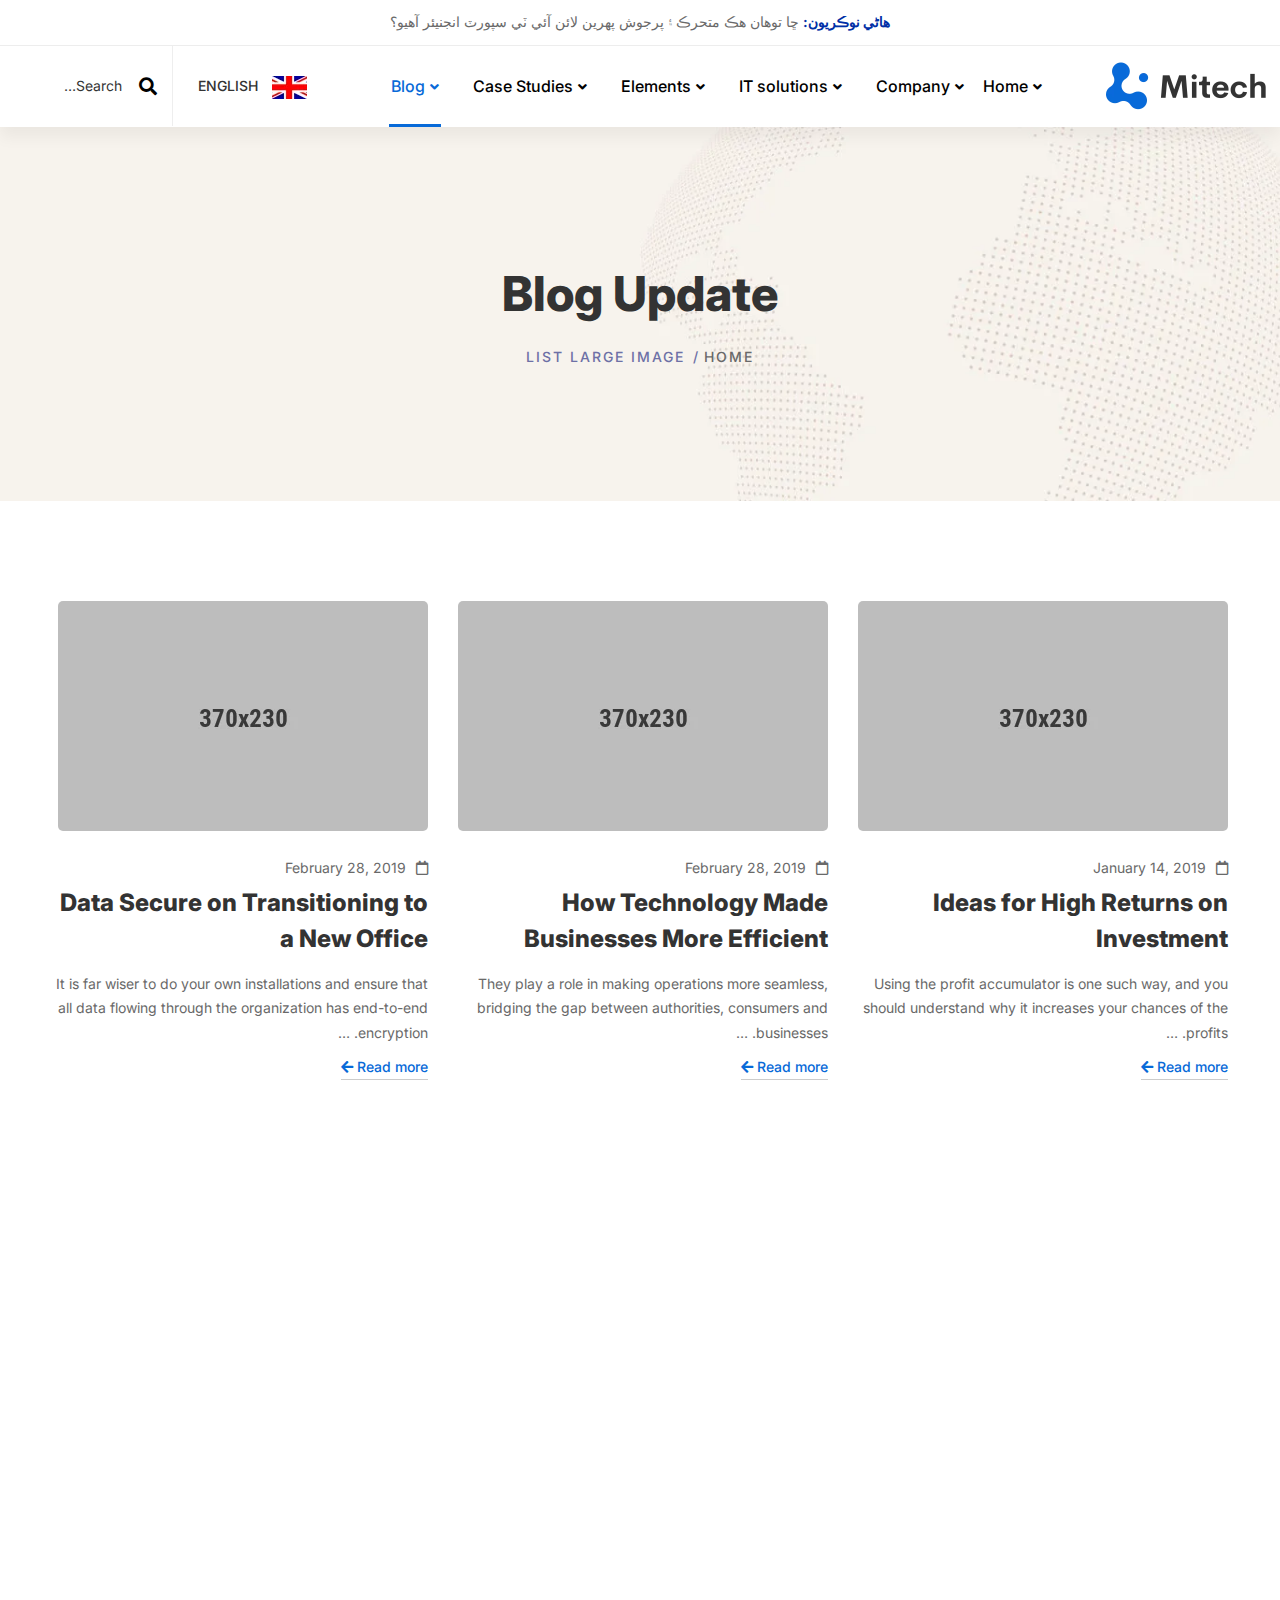
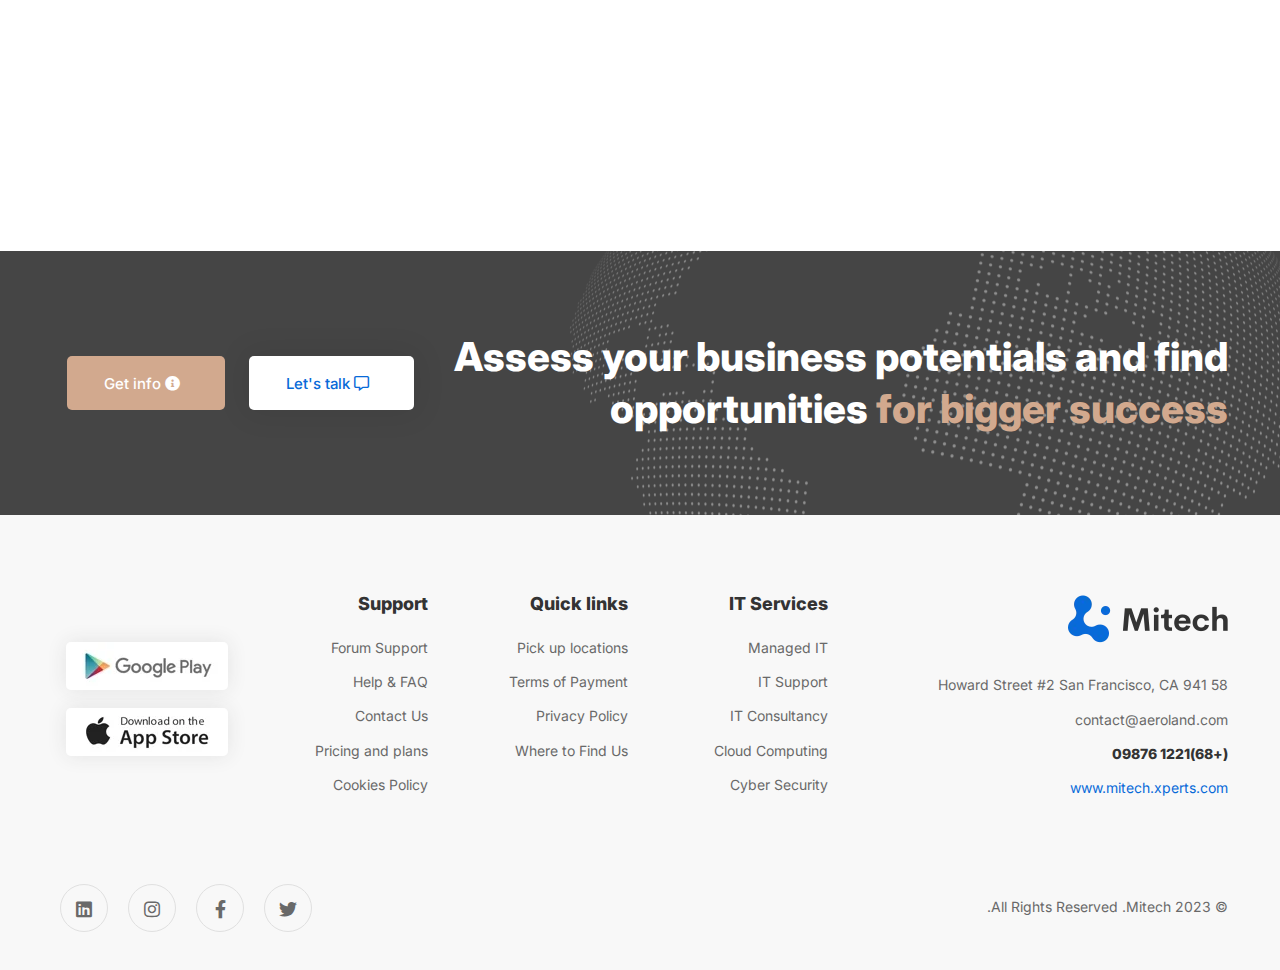
<file: blog-grid-classic.html>
<!DOCTYPE html>
<html class="no-js" lang="zxx" dir="rtl">

<head>
    <meta charset="utf-8">
    <meta http-equiv="X-UA-Compatible" content="IE=edge">
    <title>Mitech - Technology IT Solutions HTML Template</title>
    <meta name="description" content="Technology IT Solutions HTML Template">
    <meta name="viewport" content="width=device-width, initial-scale=1">
    <!-- Favicon -->
    <link rel="icon" href="assets/images/favicon.webp">

    <!-- CSS
        ============================================ -->

    <!-- Bootstrap CSS -->
    <link rel="stylesheet" href="assets/css/vendor/bootstrap.min.css">

    <!-- Font Family CSS -->
    <link rel="preconnect" href="https://fonts.googleapis.com">
    <link rel="preconnect" href="https://fonts.gstatic.com" crossorigin>
    <link href="https://fonts.googleapis.com/css2?family=Inter:wght@100;200;300;400;500;600;700;800;900&display=swap" rel="stylesheet">

    <!-- FontAwesome CSS -->
    <link rel="stylesheet" href="assets/css/vendor/fontawesome-all.min.css">

    <!-- Swiper slider CSS -->
    <link rel="stylesheet" href="assets/css/plugins/swiper.min.css">

    <!-- animate-text CSS -->
    <link rel="stylesheet" href="assets/css/plugins/animate-text.css">

    <!-- Animate CSS -->
    <link rel="stylesheet" href="assets/css/plugins/animate.min.css">

    <!-- Light gallery CSS -->
    <link rel="stylesheet" href="assets/css/plugins/lightgallery.min.css">

    <!-- Vendor & Plugins CSS (Please remove the comment from below vendor.min.css & plugins.min.css for better website load performance and remove css files from avobe) -->

    <!-- <link rel="stylesheet" href="assets/css/vendor/vendor.min.css">
            <link rel="stylesheet" href="assets/css/plugins/plugins.min.css"> -->

    <!-- Main Style CSS -->
    <link rel="stylesheet" href="assets/css/style.css">

</head>

<body>





    <div class="preloader-activate preloader-active open_tm_preloader">
        <div class="preloader-area-wrap">
            <div class="spinner d-flex justify-content-center align-items-center h-100">
                <div class="bounce1"></div>
                <div class="bounce2"></div>
                <div class="bounce3"></div>
            </div>
        </div>
    </div>

    <!--====================  header area ====================-->
    <div class="header-area header-area--default">

        <!-- Header Top Wrap Start -->
        <div class="header-top-wrap border-bottom">
            <div class="container-fluid">
                <div class="row">
                    <div class="col-lg-12">
                        <p class="text-center top-message"><a href="#">هاڻي نوڪريون:</a> ڇا توهان هڪ متحرڪ ۽ پرجوش پهرين لائن آئي ٽي سپورٽ انجنيئر آهيو؟</p>
                    </div>
                </div>
            </div>
        </div>
        <!-- Header Top Wrap End -->

        <!-- Header Bottom Wrap Start -->
        <div class="header-bottom-wrap header-sticky">
            <div class="container-fluid">
                <div class="row">
                    <div class="col-lg-12">
                        <div class="header default-menu-style position-relative">

                            <!-- brand logo -->
                            <div class="header__logo">
                                <a href="index.html">
                                    <img src="assets/images/logo/logo-dark.webp" aria-label="Mitech Logo" width="160" height="48" class="img-fluid" alt="">
                                </a>
                            </div>

                            <!-- header midle box  -->
                            <div class="header-midle-box">
                                <div class="header-bottom-wrap d-md-block d-none">
                                    <div class="header-bottom-inner">
                                        <div class="header-bottom-left-wrap">
                                            <!-- navigation menu -->
                                            <div class="header__navigation d-none d-xl-block">
                                                <nav class="navigation-menu primary--menu">

                                                    <ul>
                                                        <li class="has-children has-children--multilevel-submenu">
                                                            <a href="#"><span>Home</span></a>
                                                            <ul class="submenu">
                                                                <li><a href="index-infotechno.html"><span>Software & Techology</span></a></li>
                                                                <li><a href="index-processing.html"><span>Startup Business</span></a></li>
                                                                <li><a href="index-appointment.html"><span>IT Agency</span></a></li>
                                                                <li><a href="index-services.html"><span>IT Services</span></a></li>
                                                                <li><a href="index-resolutions.html"><span>IT Solution</span></a></li>
                                                                <li><a href="index-cybersecurity.html"><span>Cyber Security</span></a></li>
                                                                <li><a href="index-modern-it-company.html"><span>Modern IT Company</span></a></li>
                                                                <li><a href="index-machine-learning.html"><span>Machine Learning</span></a></li>
                                                                <li><a href="index-software-innovation.html"><span>Software Innovation</span></a></li>
                                                            </ul>
                                                        </li>
                                                        <li class="has-children has-children--multilevel-submenu">
                                                            <a href="#"><span>Company</span></a>
                                                            <ul class="submenu">
                                                                <li class="has-children">
                                                                    <a href="about-us-01.html"><span>About us</span></a>
                                                                    <ul class="submenu">
                                                                        <li><a href="about-us-01.html"><span>About us 01</span></a></li>
                                                                        <li><a href="about-us-02.html"><span>About us 02</span></a></li>
                                                                        <li class="has-children">
                                                                            <a href="#"><span>Submenu Level Two</span></a>
                                                                            <ul class="submenu">
                                                                                <li><a href="#"><span>Submenu Level Three</span></a></li>
                                                                                <li><a href="#"><span>Submenu Level Three</span></a></li>
                                                                                <li><a href="#"><span>Submenu Level Three</span></a></li>
                                                                            </ul>
                                                                        </li>
                                                                    </ul>
                                                                </li>
                                                                <li><a href="contact-us.html"><span>Contact us</span></a></li>
                                                                <li><a href="leadership.html"><span>Leadership</span></a></li>
                                                                <li><a href="why-choose-us.html"><span>Why choose us</span></a></li>
                                                                <li><a href="our-history.html"><span>Our history</span></a></li>
                                                                <li><a href="faqs.html"><span>FAQs</span></a></li>
                                                                <li><a href="careers.html"><span>Careers</span></a></li>
                                                                <li><a href="pricing-plans.html"><span>Pricing plans</span></a></li>
                                                            </ul>
                                                        </li>
                                                        <li class="has-children has-children--multilevel-submenu">
                                                            <a href="#"><span>IT solutions</span></a>
                                                            <ul class="submenu">
                                                                <li><a href="it-services.html"><span>IT Services</span></a></li>
                                                                <li><a href="managed-it-service.html"><span>Managed IT Services</span></a></li>
                                                                <li><a href="industries.html"><span>Industries</span></a></li>
                                                                <li><a href="business-solution.html"><span>Business solution</span></a></li>
                                                                <li><a href="it-services-details.html"><span>IT Services Details</span></a></li>
                                                            </ul>
                                                        </li>
                                                        <li class="has-children">
                                                            <a href="#"><span>Elements</span></a>
                                                            <!-- mega menu -->
                                                            <ul class="megamenu megamenu--mega">
                                                                <li>
                                                                    <h2 class="page-list-title">ELEMENT GROUP 01</h2>
                                                                    <ul>
                                                                        <li><a href="element-accordion.html"><span>Accordions & Toggles</span></a></li>
                                                                        <li><a href="element-box-icon.html"><span>Box Icon</span></a></li>
                                                                        <li><a href="element-box-image.html"><span>Box Image</span></a></li>
                                                                        <li><a href="element-box-large-image.html"><span>Box Large Image</span></a></li>
                                                                        <li><a href="element-buttons.html"><span>Buttons</span></a></li>
                                                                        <li><a href="element-cta.html"><span>Call to action</span></a></li>
                                                                        <li><a href="element-client-logo.html"><span>Client Logo</span></a></li>
                                                                        <li><a href="element-countdown.html"><span>Countdown</span></a></li>
                                                                    </ul>
                                                                </li>
                                                                <li>
                                                                    <h2 class="page-list-title">ELEMENT GROUP 02</h2>
                                                                    <ul>
                                                                        <li><a href="element-counters.html"><span>Counters</span></a></li>
                                                                        <li><a href="element-dividers.html"><span>Dividers</span></a></li>
                                                                        <li><a href="element-flexible-image-slider.html"><span>Flexible image slider</span></a></li>
                                                                        <li><a href="element-google-map.html"><span>Google Map</span></a></li>
                                                                        <li><a href="element-gradation.html"><span>Gradation</span></a></li>
                                                                        <li><a href="element-instagram.html"><span>Instagram</span></a></li>
                                                                        <li><a href="element-lists.html"><span>Lists</span></a></li>
                                                                        <li><a href="element-message-box.html"><span>Message box</span></a></li>
                                                                    </ul>
                                                                </li>
                                                                <li>
                                                                    <h2 class="page-list-title">ELEMENT GROUP 03</h2>
                                                                    <ul>
                                                                        <li><a href="element-popup-video.html"><span>Popup Video</span></a></li>
                                                                        <li><a href="element-pricing-box.html"><span>Pricing Box</span></a></li>
                                                                        <li><a href="element-progress-bar.html"><span>Progress Bar</span></a></li>
                                                                        <li><a href="element-progress-circle.html"><span>Progress Circle</span></a></li>
                                                                        <li><a href="element-rows-columns.html"><span>Rows & Columns</span></a></li>
                                                                        <li><a href="element-social-networks.html"><span>Social Networks</span></a></li>
                                                                        <li><a href="element-tabs.html"><span>Tabs</span></a></li>
                                                                        <li><a href="element-team-member.html"><span>Team member</span></a></li>
                                                                    </ul>
                                                                </li>
                                                                <li>
                                                                    <h2 class="page-list-title">ELEMENT GROUP 04</h2>
                                                                    <ul>
                                                                        <li><a href="element-testimonials.html"><span>Testimonials</span></a></li>
                                                                        <li><a href="element-timeline.html"><span>Timeline</span></a></li>
                                                                        <li><a href="element-carousel-sliders.html"><span>Carousel Sliders</span></a></li>
                                                                        <li><a href="element-typed-text.html"><span>Typed Text</span></a></li>
                                                                    </ul>
                                                                </li>
                                                            </ul>
                                                        </li>
                                                        <li class="has-children has-children--multilevel-submenu">
                                                            <a href="#"><span>Case Studies</span></a>
                                                            <!-- multilevel submenu -->
                                                            <ul class="submenu">
                                                                <li><a href="case-studies.html"><span>Case Studies 01</span></a></li>
                                                                <li><a href="case-studies-02.html"><span>Case Studies 02</span></a></li>
                                                                <li><a href="single-smart-vision.html"><span>Single Layout</span></a></li>
                                                            </ul>
                                                        </li>
                                                        <li class="has-children has-children--multilevel-submenu">
                                                            <a href="blog-list-large-image.html"><span>Blog</span></a>
                                                            <!-- multilevel submenu -->
                                                            <ul class="submenu">
                                                                <li><a href="blog-list-large-image.html"><span>List Large Image</span></a></li>
                                                                <li><a href="blog-list-left-large-image.html"><span>Left Large Image</span></a></li>
                                                                <li><a href="blog-grid-classic.html"><span>Grid Classic</span></a></li>
                                                                <li><a href="blog-grid-masonry.html"><span>Grid Masonry</span></a></li>
                                                                <li class="has-children">
                                                                    <a href="blog-post-layout-one.html"><span>Single Layouts</span></a>
                                                                    <ul class="submenu">
                                                                        <li><a href="blog-post-layout-one.html"><span>Left Sidebar</span></a></li>
                                                                        <li><a href="blog-post-right-sidebar.html"><span>Right Sidebar</span></a></li>
                                                                        <li><a href="blog-post-no-sidebar.html"><span>No Sidebar</span></a></li>
                                                                    </ul>
                                                                </li>
                                                            </ul>
                                                        </li>
                                                    </ul>
                                                </nav>
                                            </div>
                                        </div>
                                    </div>
                                </div>

                            </div>

                            <!-- header right box -->
                            <div class="header-right-box">
                                <div class="header-right-inner" id="hidden-icon-wrapper">

                                    <!-- language-menu -->
                                    <div class="language-menu">
                                        <ul>
                                            <li>
                                                <a href="#" class="">
                                                    <img class="ls-flag" src="assets/images/flags/en.webp" alt="en" title="English">
                                                    <span class="wpml-ls-native">English</span>
                                                </a>

                                                <ul class="ls-sub-menu">
                                                    <li class="">
                                                        <a href="#" class="">
                                                            <img class="ls-flag" src="assets/images/flags/fr.webp" alt="en" title="Français"><span class="wpml-ls-native">Français</span>
                                                        </a>
                                                    </li>
                                                    <li class="">
                                                        <a href="#" class="">
                                                            <img class="wpml-ls-flag" src="assets/images/flags/de.webp" alt="de" title="Deutsch"><span class="wpml-ls-native">Deutsch</span>
                                                        </a>
                                                    </li>

                                                </ul>

                                            </li>

                                        </ul>
                                    </div>

                                    <!-- header-search-form -->
                                    <div class="header-search-form default-search">
                                        <form action="#" class="search-form-top">
                                            <input class="search-field" type="text" placeholder="Search…">
                                            <button class="search-submit">
                                                <i class="search-btn-icon fa fa-search"></i>
                                            </button>
                                        </form>
                                    </div>
                                </div>

                                <!-- mobile menu -->
                                <div class="mobile-navigation-icon d-block d-xl-none" id="mobile-menu-trigger">
                                    <i></i>
                                </div>
                                <!-- hidden icons menu -->
                                <div class="hidden-icons-menu d-block d-md-none" id="hidden-icon-trigger">
                                    <a href="javascript:void(0)">
                                        <i class="far fa-ellipsis-h-alt"></i>
                                    </a>
                                </div>
                            </div>

                        </div>
                    </div>
                </div>
            </div>
        </div>
        <!-- Header Bottom Wrap End -->

    </div>
    <!--====================  End of header area  ====================-->














    <!-- breadcrumb-area start -->
    <div class="breadcrumb-area">
        <div class="container">
            <div class="row">
                <div class="col-12">
                    <div class="breadcrumb_box text-center">
                        <h2 class="breadcrumb-title">Blog Update</h2>
                        <!-- breadcrumb-list start -->
                        <ul class="breadcrumb-list">
                            <li class="breadcrumb-item"><a href="index.html">Home</a></li>
                            <li class="breadcrumb-item active">List Large Image</li>
                        </ul>
                        <!-- breadcrumb-list end -->
                    </div>
                </div>
            </div>
        </div>
    </div>
    <!-- breadcrumb-area end -->











    <div id="main-wrapper">
        <div class="site-wrapper-reveal">





            <!--====================  Blog Area Start ====================-->
            <div class="blog-pages-wrapper section-space--ptb_100">
                <div class="container">
                    <div class="row">
                        <div class="col-lg-4 col-md-6  mb-30 wow move-up">
                            <!--======= Single Blog Item Start ========-->
                            <div class="single-blog-item blog-grid">
                                <!-- Post Feature Start -->
                                <div class="post-feature blog-thumbnail">
                                    <a href="blog-post-layout-one.html">
                                        <img class="img-fluid" src="assets/images/blog/blog-01-370x230.webp" alt="Blog Images">
                                    </a>
                                </div>
                                <!-- Post Feature End -->

                                <!-- Post info Start -->
                                <div class="post-info lg-blog-post-info">
                                    <div class="post-meta">
                                        <div class="post-date">
                                            <span class="far fa-calendar meta-icon"></span>
                                            January 14, 2019
                                        </div>
                                    </div>

                                    <h5 class="post-title font-weight--bold">
                                        <a href="#">Ideas for High Returns on Investment</a>
                                    </h5>

                                    <div class="post-excerpt mt-15">
                                        <p>Using the profit accumulator is one such way, and you should understand why it increases your chances of the profits. …</p>
                                    </div>
                                    <div class="btn-text">
                                        <a href="#">Read more <i class="ml-1 button-icon fas fa-arrow-left"></i></a>
                                    </div>
                                </div>
                                <!-- Post info End -->
                            </div>
                            <!--===== Single Blog Item End =========-->

                        </div>

                        <div class="col-lg-4 col-md-6  mb-30 wow move-up">
                            <!--======= Single Blog Item Start ========-->
                            <div class="single-blog-item blog-grid">
                                <!-- Post Feature Start -->
                                <div class="post-feature blog-thumbnail">
                                    <a href="blog-post-layout-one.html">
                                        <img class="img-fluid" src="assets/images/blog/blog-08-370x230.webp" alt="Blog Images">
                                    </a>
                                </div>
                                <!-- Post Feature End -->

                                <!-- Post info Start -->
                                <div class="post-info lg-blog-post-info">
                                    <div class="post-meta">
                                        <div class="post-date">
                                            <span class="far fa-calendar meta-icon"></span>
                                            February 28, 2019
                                        </div>
                                    </div>

                                    <h5 class="post-title font-weight--bold">
                                        <a href="#">How Technology Made Businesses More Efficient</a>
                                    </h5>

                                    <div class="post-excerpt mt-15">
                                        <p>They play a role in making operations more seamless, bridging the gap between authorities, consumers and businesses. …</p>
                                    </div>
                                    <div class="btn-text">
                                        <a href="#">Read more <i class="ml-1 button-icon fas fa-arrow-left"></i></a>
                                    </div>
                                </div>
                                <!-- Post info End -->
                            </div>
                            <!--===== Single Blog Item End =========-->

                        </div>

                        <div class="col-lg-4 col-md-6  mb-30 wow move-up">
                            <!--======= Single Blog Item Start ========-->
                            <div class="single-blog-item blog-grid">
                                <!-- Post Feature Start -->
                                <div class="post-feature blog-thumbnail">
                                    <a href="blog-post-layout-one.html">
                                        <img class="img-fluid" src="assets/images/blog/blog-07-370x230.webp" alt="Blog Images">
                                    </a>
                                </div>
                                <!-- Post Feature End -->

                                <!-- Post info Start -->
                                <div class="post-info lg-blog-post-info">
                                    <div class="post-meta">
                                        <div class="post-date">
                                            <span class="far fa-calendar meta-icon"></span>
                                            February 28, 2019
                                        </div>
                                    </div>

                                    <h5 class="post-title font-weight--bold">
                                        <a href="#">Data Secure on Transitioning to a New Office</a>
                                    </h5>

                                    <div class="post-excerpt mt-15">
                                        <p>It is far wiser to do your own installations and ensure that all data flowing through the organization has end-to-end encryption. …</p>
                                    </div>
                                    <div class="btn-text">
                                        <a href="#">Read more <i class="ml-1 button-icon fas fa-arrow-left"></i></a>
                                    </div>
                                </div>
                                <!-- Post info End -->
                            </div>
                            <!--===== Single Blog Item End =========-->

                        </div>

                        <div class="col-lg-4 col-md-6  mb-30 wow move-up">
                            <!--======= Single Blog Item Start ========-->
                            <div class="single-blog-item blog-grid">
                                <!-- Post Feature Start -->
                                <div class="post-feature blog-thumbnail">
                                    <a href="blog-post-layout-one.html">
                                        <img class="img-fluid" src="assets/images/blog/blog-07-370x230.webp" alt="Blog Images">
                                    </a>
                                </div>
                                <!-- Post Feature End -->

                                <!-- Post info Start -->
                                <div class="post-info lg-blog-post-info">
                                    <div class="post-meta">
                                        <div class="post-date">
                                            <span class="far fa-calendar meta-icon"></span>
                                            February 28, 2019
                                        </div>
                                    </div>

                                    <h5 class="post-title font-weight--bold">
                                        <a href="#">The Keys to Persuading Customers Nowadays</a>
                                    </h5>

                                    <div class="post-excerpt mt-15">
                                        <p>It is far wiser to do your own installations and ensure that all data flowing through the organization has end-to-end encryption. …</p>
                                    </div>
                                    <div class="btn-text">
                                        <a href="#">Read more <i class="ml-1 button-icon fas fa-arrow-left"></i></a>
                                    </div>
                                </div>
                                <!-- Post info End -->
                            </div>
                            <!--===== Single Blog Item End =========-->

                        </div>

                        <div class="col-lg-4 col-md-6  mb-30 wow move-up">
                            <!--======= Single Blog Item Start ========-->
                            <div class="single-blog-item blog-grid">
                                <!-- Post Feature Start -->
                                <div class="post-feature blog-thumbnail">
                                    <a href="blog-post-layout-one.html">
                                        <img class="img-fluid" src="assets/images/blog/blog-05-370x230.webp" alt="Blog Images">
                                    </a>
                                </div>
                                <!-- Post Feature End -->

                                <!-- Post info Start -->
                                <div class="post-info lg-blog-post-info">
                                    <div class="post-meta">
                                        <div class="post-date">
                                            <span class="far fa-calendar meta-icon"></span>
                                            February 28, 2019
                                        </div>
                                    </div>

                                    <h5 class="post-title font-weight--bold">
                                        <a href="#">Blockchain Technology Effects on Logistics Sector?</a>
                                    </h5>

                                    <div class="post-excerpt mt-15">
                                        <p>Changing or adding information to the “chain” requires the authentication of everyone who is in the network. …</p>
                                    </div>
                                    <div class="btn-text">
                                        <a href="#">Read more <i class="ml-1 button-icon fas fa-arrow-left"></i></a>
                                    </div>
                                </div>
                                <!-- Post info End -->
                            </div>
                            <!--===== Single Blog Item End =========-->

                        </div>

                        <div class="col-lg-4 col-md-6  mb-30 wow move-up">
                            <!--======= Single Blog Item Start ========-->
                            <div class="single-blog-item blog-grid">
                                <!-- Post Feature Start -->
                                <div class="post-feature blog-thumbnail">
                                    <a href="blog-post-layout-one.html">
                                        <img class="img-fluid" src="assets/images/blog/blog-02-370x230.webp" alt="Blog Images">
                                    </a>
                                </div>
                                <!-- Post Feature End -->

                                <!-- Post info Start -->
                                <div class="post-info lg-blog-post-info">
                                    <div class="post-meta">
                                        <div class="post-date">
                                            <span class="far fa-calendar meta-icon"></span>
                                            February 28, 2019
                                        </div>
                                    </div>

                                    <h5 class="post-title font-weight--bold">
                                        <a href="#">How Wireless Technology is Changing Business</a>
                                    </h5>

                                    <div class="post-excerpt mt-15">
                                        <p>If there’s one way that wireless technology has changed the way we work, it’s that everyone is now connected. …</p>
                                    </div>
                                    <div class="btn-text">
                                        <a href="#">Read more <i class="ml-1 button-icon fas fa-arrow-left"></i></a>
                                    </div>
                                </div>
                                <!-- Post info End -->
                            </div>
                            <!--===== Single Blog Item End =========-->

                        </div>


                        <div class="col-lg-12 wow move-up">
                            <div class="ht-pagination mt-30 pagination justify-content-center">
                                <div class="pagination-wrapper">

                                    <ul class="page-pagination">
                                        <li><a class="prev page-numbers" href="#">Prev</a></li>
                                        <li><a class="page-numbers current" href="#">1</a></li>
                                        <li><a class="page-numbers" href="#">2</a></li>
                                        <li><a class="next page-numbers" href="#">Next</a></li>
                                    </ul>

                                </div>
                            </div>
                        </div>

                    </div>
                </div>
            </div>
            <!--====================  Blog Area End  ====================-->











            <!--========== Call to Action Area Start ============-->
            <div class="cta-image-area_one section-space--ptb_80 cta-bg-image_one">
                <div class="container">
                    <div class="row align-items-center">
                        <div class="col-xl-8 col-lg-7">
                            <div class="cta-content md-text-center">
                                <h3 class="heading text-white">Assess your business potentials and find opportunities <span class="text-color-secondary">for bigger success</span></h3>
                            </div>
                        </div>
                        <div class="col-xl-4 col-lg-5">
                            <div class="cta-button-group--one text-center">
                                <a href="#" class="btn btn--white btn-one"><span class="btn-icon me-2"><i class="far fa-comment-alt"></i></span> Let's talk</a>
                                <a href="#" class="btn btn--secondary  btn-two"><span class="btn-icon me-2"><i class="fas fa-info-circle"></i></span> Get info</a>
                            </div>
                        </div>
                    </div>
                </div>
            </div>
            <!--========== Call to Action Area End ============-->








        </div>

        <!--====================  footer area ====================-->
        <div class="footer-area-wrapper bg-gray">
            <div class="footer-area section-space--ptb_80">
                <div class="container">
                    <div class="row footer-widget-wrapper">
                        <div class="col-lg-4 col-md-6 col-sm-6 footer-widget">
                            <div class="footer-widget__logo mb-30">
                                <img src="assets/images/logo/dark-logo-160x48.webp" width="160" height="48" class="img-fluid" alt="">
                            </div>
                            <ul class="footer-widget__list">
                                <li>58 Howard Street #2 San Francisco, CA 941</li>
                                <li><a href="mailto:contact@aeroland.com" class="hover-style-link">contact@aeroland.com</a></li>
                                <li><a href="tel:123344556" class="hover-style-link text-black font-weight--bold">(+68)1221 09876</a></li>
                                <li><a href="https://hasthemes.com/" class="hover-style-link text-color-primary">www.mitech.xperts.com</a></li>
                            </ul>
                        </div>
                        <div class="col-lg-2 col-md-4 col-sm-6 footer-widget">
                            <h6 class="footer-widget__title mb-20">IT Services</h6>
                            <ul class="footer-widget__list">
                                <li><a href="#" class="hover-style-link">Managed IT</a></li>
                                <li><a href="#" class="hover-style-link">IT Support</a></li>
                                <li><a href="#" class="hover-style-link">IT Consultancy</a></li>
                                <li><a href="#" class="hover-style-link">Cloud Computing</a></li>
                                <li><a href="#" class="hover-style-link">Cyber Security</a></li>
                            </ul>
                        </div>
                        <div class="col-lg-2 col-md-4 col-sm-6 footer-widget">
                            <h6 class="footer-widget__title mb-20">Quick links</h6>
                            <ul class="footer-widget__list">
                                <li><a href="#" class="hover-style-link">Pick up locations</a></li>
                                <li><a href="#" class="hover-style-link">Terms of Payment</a></li>
                                <li><a href="#" class="hover-style-link">Privacy Policy</a></li>
                                <li><a href="#" class="hover-style-link">Where to Find Us</a></li>
                            </ul>
                        </div>
                        <div class="col-lg-2 col-md-4 col-sm-6 footer-widget">
                            <h6 class="footer-widget__title mb-20">Support</h6>
                            <ul class="footer-widget__list">
                                <li><a href="#" class="hover-style-link">Forum Support</a></li>
                                <li><a href="#" class="hover-style-link">Help & FAQ</a></li>
                                <li><a href="#" class="hover-style-link">Contact Us</a></li>
                                <li><a href="#" class="hover-style-link">Pricing and plans</a></li>
                                <li><a href="#" class="hover-style-link">Cookies Policy</a></li>
                            </ul>
                        </div>
                        <div class="col-lg-2 col-md-4 col-sm-6 footer-widget">
                            <div class="footer-widget__title section-space--mb_50"></div>
                            <ul class="footer-widget__list">
                                <li><a href="#" class="image_btn" aria-label="Google play Button"><img class="img-fluid" src="assets/images/icons/aeroland-button-google-play.webp" alt=""></a></li>
                                <li><a href="#" class="image_btn" aria-label="App Store Button"><img class="img-fluid" src="assets/images/icons/aeroland-button-app-store.webp" alt=""></a></li>
                            </ul>
                        </div>
                    </div>
                </div>
            </div>
            <div class="footer-copyright-area section-space--pb_30">
                <div class="container">
                    <div class="row align-items-center">
                        <div class="col-md-6 text-center text-md-end">
                            <span class="copyright-text">&copy; 2023 Mitech. <a href="https://hasthemes.com/">All Rights Reserved.</a></span>
                        </div>
                        <div class="col-md-6 text-center text-md-start">
                            <ul class="list ht-social-networks solid-rounded-icon">

                                <li class="item">
                                    <a href="https://twitter.com" target="_blank" aria-label="Twitter" class="social-link hint--bounce hint--top hint--primary">
                                        <i class="fab fa-twitter link-icon"></i>
                                    </a>
                                </li>
                                <li class="item">
                                    <a href="https://facebook.com" target="_blank" aria-label="Facebook" class="social-link hint--bounce hint--top hint--primary">
                                        <i class="fab fa-facebook-f link-icon"></i>
                                    </a>
                                </li>
                                <li class="item">
                                    <a href="https://instagram.com" target="_blank" aria-label="Instagram" class="social-link hint--bounce hint--top hint--primary">
                                        <i class="fab fa-instagram link-icon"></i>
                                    </a>
                                </li>
                                <li class="item">
                                    <a href="https://linkedin.com" target="_blank" aria-label="Linkedin" class="social-link hint--bounce hint--top hint--primary">
                                        <i class="fab fa-linkedin link-icon"></i>
                                    </a>
                                </li>
                            </ul>
                        </div>
                    </div>
                </div>
            </div>
        </div>
        <!--====================  End of footer area  ====================-->












    </div>
    <!--====================  scroll top ====================-->
    <a href="#" class="scroll-top" id="scroll-top">
        <i class="arrow-top fas fa-chevron-up"></i>
        <i class="arrow-bottom fas fa-chevron-up"></i>
    </a>
    <!--====================  End of scroll top  ====================-->


    <!--====================  mobile menu overlay ====================-->
    <div class="mobile-menu-overlay" id="mobile-menu-overlay">
        <div class="mobile-menu-overlay__inner">
            <div class="mobile-menu-overlay__header">
                <div class="container-fluid">
                    <div class="row align-items-center">
                        <div class="col-md-6 col-8">
                            <!-- logo -->
                            <div class="logo">
                                <a href="index.html">
                                    <img src="assets/images/logo/logo-dark.webp" class="img-fluid" alt="">
                                </a>
                            </div>
                        </div>
                        <div class="col-md-6 col-4">
                            <!-- mobile menu content -->
                            <div class="mobile-menu-content text-start">
                                <span class="mobile-navigation-close-icon" id="mobile-menu-close-trigger"></span>
                            </div>
                        </div>
                    </div>
                </div>
            </div>
            <div class="mobile-menu-overlay__body">
                <nav class="offcanvas-navigation">
                    <ul>
                        <li class="has-children">
                            <a href="index.html">Home</a>
                            <ul class="sub-menu">
                                <li><a href="index-infotechno.html"><span>Infotechno</span></a></li>
                                <li><a href="index-processing.html"><span>Processing</span></a></li>
                                <li><a href="index-appointment.html"><span>Appointment</span></a></li>
                                <li><a href="index-services.html"><span>Services</span></a></li>
                                <li><a href="index-resolutions.html"><span>Resolutions</span></a></li>
                                <li><a href="index-cybersecurity.html"><span>cybersecurity</span></a></li>
                                <li><a href="index-modern-it-company.html"><span>Modern IT Company</span></a></li>
                                <li><a href="index-machine-learning.html"><span>Machine Learning</span></a></li>
                                <li><a href="index-software-innovation.html"><span>Software Innovation</span></a></li>
                            </ul>
                        </li>
                        <li class="has-children">
                            <a href="#">Company</a>
                            <ul class="sub-menu">
                                <li class="has-children">
                                    <a href="about-us-01.html"><span>About us</span></a>
                                    <ul class="sub-menu">
                                        <li><a href="about-us-01.html"><span>About us 01</span></a></li>
                                        <li><a href="about-us-02.html"><span>About us 02</span></a></li>
                                        <li class="has-children">
                                            <a href="#"><span>Submenu Level Two</span></a>
                                            <ul class="sub-menu">
                                                <li><a href="#"><span>Submenu Level Three</span></a></li>
                                                <li><a href="#"><span>Submenu Level Three</span></a></li>
                                                <li><a href="#"><span>Submenu Level Three</span></a></li>
                                            </ul>
                                        </li>
                                    </ul>
                                </li>
                                <li><a href="contact-us.html"><span>Contact us</span></a></li>
                                <li><a href="leadership.html"><span>Leadership</span></a></li>
                                <li><a href="why-choose-us.html"><span>Why choose us</span></a></li>
                                <li><a href="our-history.html"><span>Our history</span></a></li>
                                <li><a href="faqs.html"><span>FAQs</span></a></li>
                                <li><a href="careers.html"><span>Careers</span></a></li>
                                <li><a href="pricing-plans.html"><span>Pricing plans</span></a></li>
                            </ul>
                        </li>
                        <li class="has-children">
                            <a href="#">IT solutions</a>
                            <ul class="sub-menu">
                                <li><a href="it-services.html"><span>IT Services</span></a></li>
                                <li><a href="managed-it-service.html"><span>Managed IT Services</span></a></li>
                                <li><a href="industries.html"><span>Industries</span></a></li>
                                <li><a href="business-solution.html"><span>Business solution</span></a></li>
                                <li><a href="it-services-details.html"><span>IT Services Details</span></a></li>
                            </ul>
                        </li>
                        <li class="has-children">
                            <a href="#">Elements</a>
                            <ul class="sub-menu">
                                <li class="has-children">
                                    <a href="#">Element Group 01</a>
                                    <ul class="sub-menu">
                                        <li><a href="element-accordion.html"><span>Accordions & Toggles</span></a></li>
                                        <li><a href="element-box-icon.html"><span>Box Icon</span></a></li>
                                        <li><a href="element-box-image.html"><span>Box Image</span></a></li>
                                        <li><a href="element-box-large-image.html"><span>Box Large Image</span></a></li>
                                        <li><a href="element-buttons.html"><span>Buttons</span></a></li>
                                        <li><a href="element-cta.html"><span>Call to action</span></a></li>
                                        <li><a href="element-client-logo.html"><span>Client Logo</span></a></li>
                                        <li><a href="element-countdown.html"><span>Countdown</span></a></li>
                                    </ul>
                                </li>
                                <li class="has-children">
                                    <a href="#">Element Group 02</a>
                                    <ul class="sub-menu">
                                        <li><a href="element-counters.html"><span>Counters</span></a></li>
                                        <li><a href="element-dividers.html"><span>Dividers</span></a></li>
                                        <li><a href="element-flexible-image-slider.html"><span>Flexible image slider</span></a></li>
                                        <li><a href="element-google-map.html"><span>Google Map</span></a></li>
                                        <li><a href="element-gradation.html"><span>Gradation</span></a></li>
                                        <li><a href="element-instagram.html"><span>Instagram</span></a></li>
                                        <li><a href="element-lists.html"><span>Lists</span></a></li>
                                        <li><a href="element-message-box.html"><span>Message box</span></a></li>
                                    </ul>
                                </li>
                                <li class="has-children">
                                    <a href="#">Element Group 03</a>
                                    <ul class="sub-menu">
                                        <li><a href="element-popup-video.html"><span>Popup Video</span></a></li>
                                        <li><a href="element-pricing-box.html"><span>Pricing Box</span></a></li>
                                        <li><a href="element-progress-bar.html"><span>Progress Bar</span></a></li>
                                        <li><a href="element-progress-circle.html"><span>Progress Circle</span></a></li>
                                        <li><a href="element-rows-columns.html"><span>Rows & Columns</span></a></li>
                                        <li><a href="element-social-networks.html"><span>Social Networks</span></a></li>
                                        <li><a href="element-tabs.html"><span>Tabs</span></a></li>
                                        <li><a href="element-team-member.html"><span>Team member</span></a></li>
                                    </ul>
                                </li>
                                <li class="has-children">
                                    <a href="#">Element Group 04</a>
                                    <ul class="sub-menu">
                                        <li><a href="element-testimonials.html"><span>Testimonials</span></a></li>
                                        <li><a href="element-timeline.html"><span>Timeline</span></a></li>
                                        <li><a href="element-carousel-sliders.html"><span>Carousel Sliders</span></a></li>
                                        <li><a href="element-typed-text.html"><span>Typed Text</span></a></li>
                                    </ul>
                                </li>

                            </ul>
                        </li>
                        <li class="has-children">
                            <a href="javascript:void(0)">Case Studies</a>
                            <ul class="sub-menu">
                                <li><a href="case-studies.html"><span>Case Studies 01</span></a></li>
                                <li><a href="case-studies-02.html"><span>Case Studies 02</span></a></li>
                                <li><a href="single-smart-vision.html"><span>Single Layout</span></a></li>
                            </ul>
                        </li>
                        <li class="has-children">
                            <a href="javascript:void(0)">Blogs</a>
                            <ul class="sub-menu">
                                <li><a href="blog-list-large-image.html"><span>List Large Image</span></a></li>
                                <li><a href="blog-list-left-large-image.html"><span>Left Large Image</span></a></li>
                                <li><a href="blog-grid-classic.html"><span>Grid Classic</span></a></li>
                                <li><a href="blog-grid-masonry.html"><span>Grid Masonry</span></a></li>
                                <li class="has-children">
                                    <a href="blog-post-layout-one.html"><span>Single Layouts</span></a>
                                    <ul class="sub-menu">
                                        <li><a href="blog-post-layout-one.html"><span>Left Sidebar</span></a></li>
                                        <li><a href="blog-post-right-sidebar.html"><span>Right Sidebar</span></a></li>
                                        <li><a href="blog-post-no-sidebar.html"><span>No Sidebar</span></a></li>
                                    </ul>
                                </li>
                            </ul>
                        </li>
                    </ul>
                </nav>
            </div>
        </div>
    </div>
    <!--====================  End of mobile menu overlay  ====================-->







    <!--====================  search overlay ====================-->
    <div class="search-overlay" id="search-overlay">

        <div class="search-overlay__header">
            <div class="container-fluid">
                <div class="row align-items-center">
                    <div class="col-md-6 ms-auto col-4">
                        <!-- search content -->
                        <div class="search-content text-end">
                            <span class="mobile-navigation-close-icon" id="search-close-trigger"></span>
                        </div>
                    </div>
                </div>
            </div>
        </div>
        <div class="search-overlay__inner">
            <div class="search-overlay__body">
                <div class="search-overlay__form">
                    <form action="#">
                        <input type="text" placeholder="Search">
                    </form>
                </div>
            </div>
        </div>
    </div>
    <!--====================  End of search overlay  ====================-->

    <!-- JS
    ============================================ -->
    <!-- Modernizer JS -->
    <script src="assets/js/vendor/modernizr-2.8.3.min.js"></script>

    <!-- jQuery JS -->
    <script src="assets/js/vendor/jquery-3.5.1.min.js"></script>
    <script src="assets/js/vendor/jquery-migrate-3.3.0.min.js"></script>

    <!-- Bootstrap JS -->
    <script src="assets/js/vendor/bootstrap.min.js"></script>

    <!-- wow JS -->
    <script src="assets/js/plugins/wow.min.js"></script>

    <!-- Swiper Slider JS -->
    <script src="assets/js/plugins/swiper.min.js"></script>

    <!-- Light gallery JS -->
    <script src="assets/js/plugins/lightgallery.min.js"></script>

    <!-- Waypoints JS -->
    <script src="assets/js/plugins/waypoints.min.js"></script>

    <!-- Counter down JS -->
    <script src="assets/js/plugins/countdown.min.js"></script>

    <!-- Isotope JS -->
    <script src="assets/js/plugins/isotope.min.js"></script>

    <!-- Masonry JS -->
    <script src="assets/js/plugins/masonry.min.js"></script>

    <!-- ImagesLoaded JS -->
    <script src="assets/js/plugins/images-loaded.min.js"></script>

    <!-- Wavify JS -->
    <script src="assets/js/plugins/wavify.js"></script>

    <!-- jQuery Wavify JS -->
    <script src="assets/js/plugins/jquery.wavify.js"></script>

    <!-- circle progress JS -->
    <script src="assets/js/plugins/circle-progress.min.js"></script>

    <!-- counterup JS -->
    <script src="assets/js/plugins/counterup.min.js"></script>

    <!-- animation text JS -->
    <script src="assets/js/plugins/animation-text.min.js"></script>

    <!-- Vivus JS -->
    <script src="assets/js/plugins/vivus.min.js"></script>

    <!-- Some plugins JS -->
    <script src="assets/js/plugins/some-plugins.js"></script>


    <!-- Plugins JS (Please remove the comment from below plugins.min.js for better website load performance and remove plugin js files from avobe) -->

    <!--         
    <script src="assets/js/plugins/plugins.min.js"></script> 
    -->

    <!-- Main JS -->
    <script src="assets/js/main.js"></script>

</body>

</html>
</file>
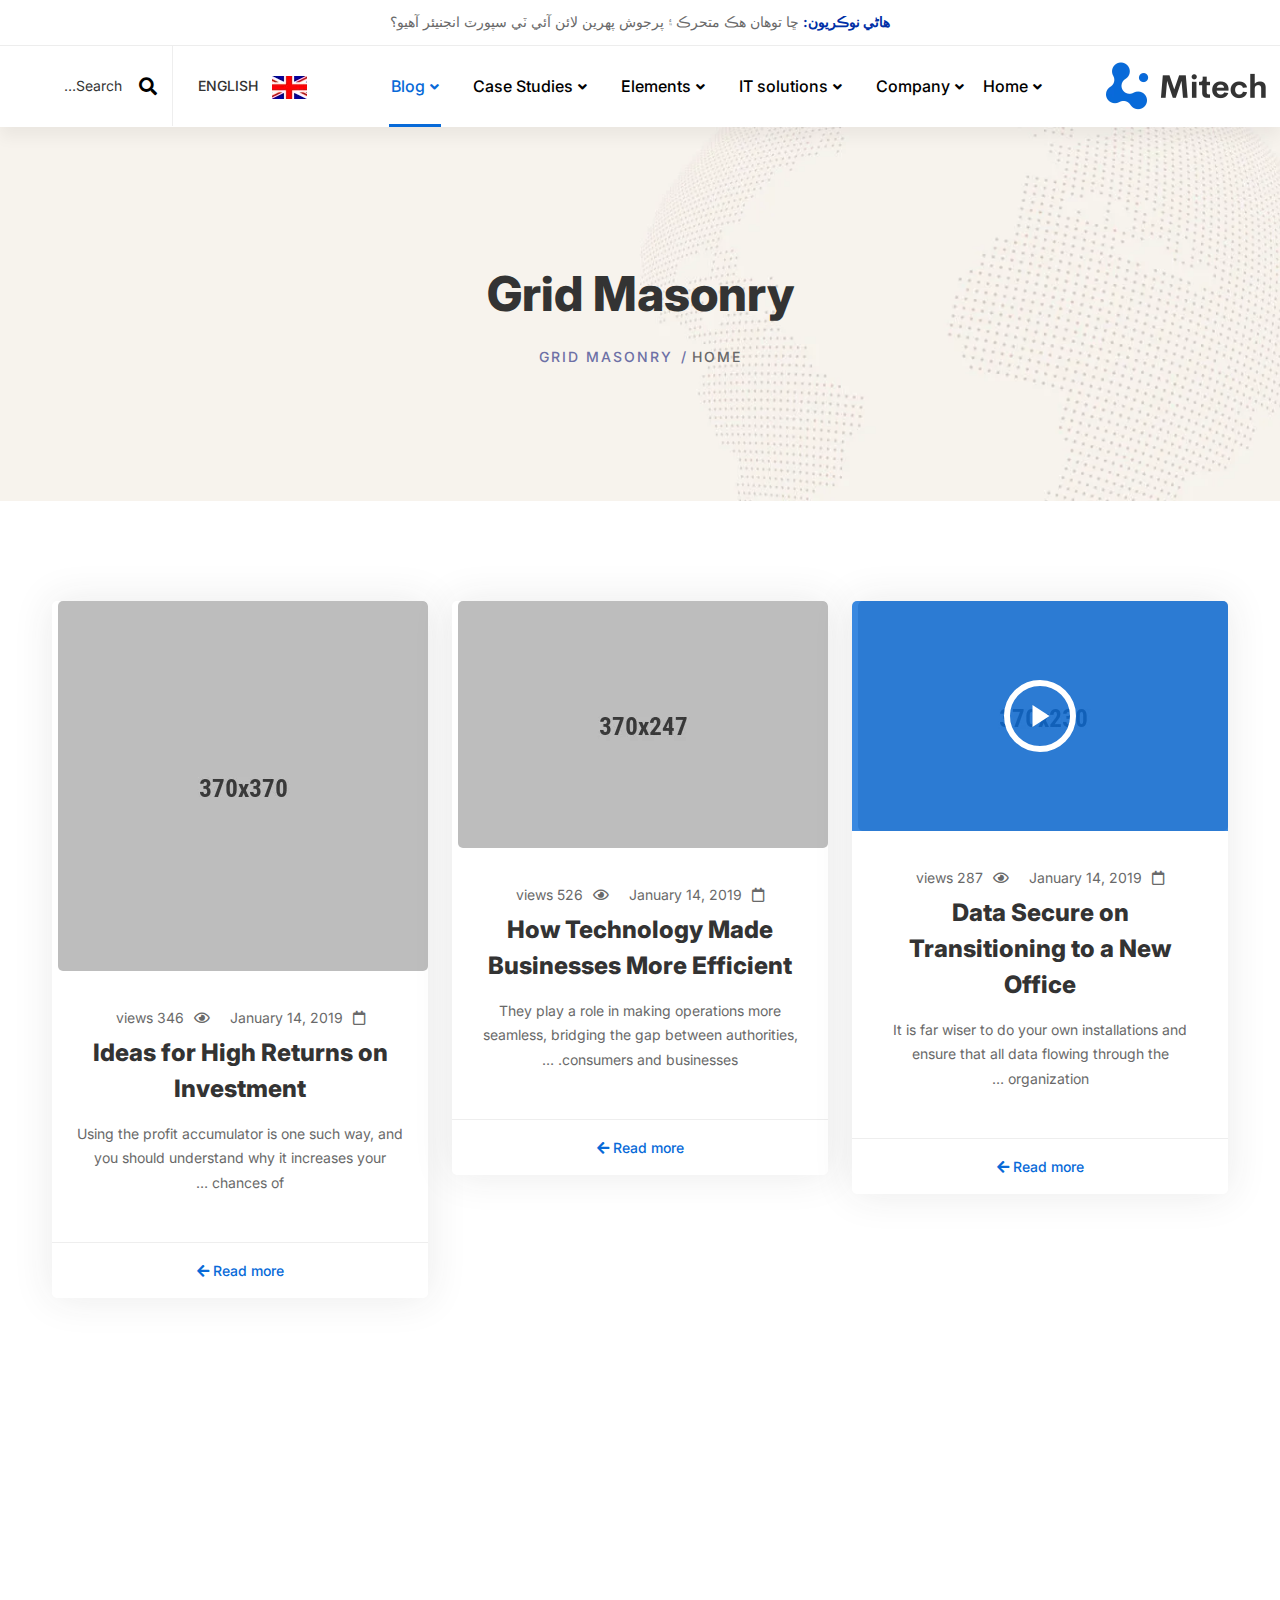
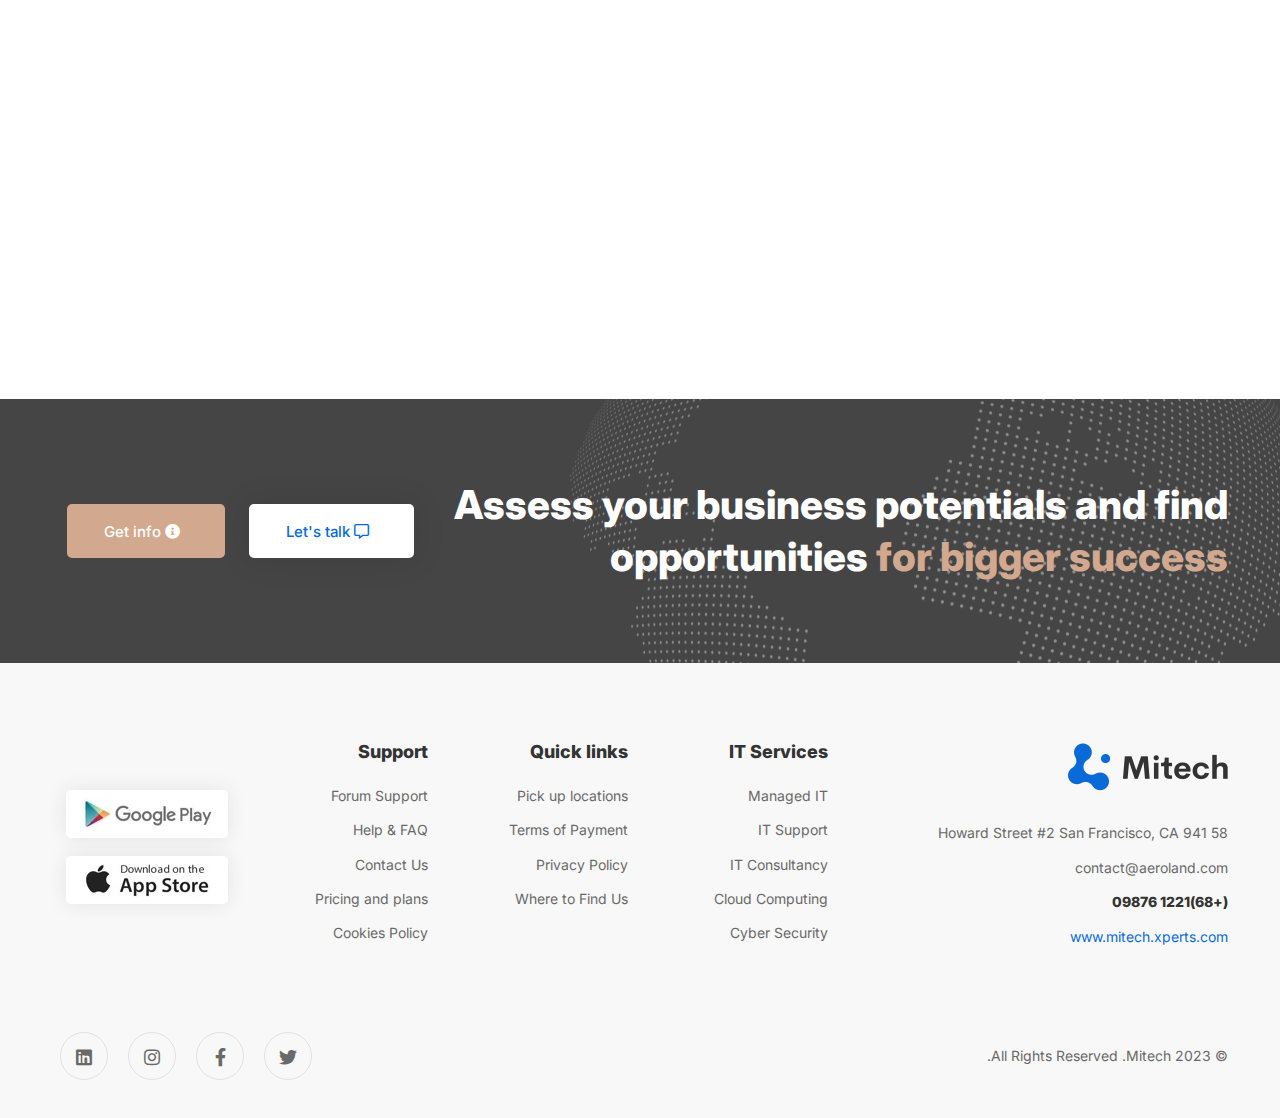
<file: blog-grid-masonry.html>
<!DOCTYPE html>
<html class="no-js" lang="zxx" dir="rtl">

<head>
    <meta charset="utf-8">
    <meta http-equiv="X-UA-Compatible" content="IE=edge">
    <title>Mitech - Technology IT Solutions HTML Template</title>
    <meta name="description" content="Technology IT Solutions HTML Template">
    <meta name="viewport" content="width=device-width, initial-scale=1">
    <!-- Favicon -->
    <link rel="icon" href="assets/images/favicon.webp">

    <!-- CSS
        ============================================ -->

    <!-- Bootstrap CSS -->
    <link rel="stylesheet" href="assets/css/vendor/bootstrap.min.css">

    <!-- Font Family CSS -->
    <link rel="preconnect" href="https://fonts.googleapis.com">
    <link rel="preconnect" href="https://fonts.gstatic.com" crossorigin>
    <link href="https://fonts.googleapis.com/css2?family=Inter:wght@100;200;300;400;500;600;700;800;900&display=swap" rel="stylesheet">

    <!-- FontAwesome CSS -->
    <link rel="stylesheet" href="assets/css/vendor/fontawesome-all.min.css">

    <!-- Swiper slider CSS -->
    <link rel="stylesheet" href="assets/css/plugins/swiper.min.css">

    <!-- animate-text CSS -->
    <link rel="stylesheet" href="assets/css/plugins/animate-text.css">

    <!-- Animate CSS -->
    <link rel="stylesheet" href="assets/css/plugins/animate.min.css">

    <!-- Light gallery CSS -->
    <link rel="stylesheet" href="assets/css/plugins/lightgallery.min.css">

    <!-- Vendor & Plugins CSS (Please remove the comment from below vendor.min.css & plugins.min.css for better website load performance and remove css files from avobe) -->

    <!-- <link rel="stylesheet" href="assets/css/vendor/vendor.min.css">
            <link rel="stylesheet" href="assets/css/plugins/plugins.min.css"> -->

    <!-- Main Style CSS -->
    <link rel="stylesheet" href="assets/css/style.css">

</head>

<body>





    <div class="preloader-activate preloader-active open_tm_preloader">
        <div class="preloader-area-wrap">
            <div class="spinner d-flex justify-content-center align-items-center h-100">
                <div class="bounce1"></div>
                <div class="bounce2"></div>
                <div class="bounce3"></div>
            </div>
        </div>
    </div>

    <!--====================  header area ====================-->
    <div class="header-area header-area--default">

        <!-- Header Top Wrap Start -->
        <div class="header-top-wrap border-bottom">
            <div class="container-fluid">
                <div class="row">
                    <div class="col-lg-12">
                        <p class="text-center top-message"><a href="#">هاڻي نوڪريون:</a> ڇا توهان هڪ متحرڪ ۽ پرجوش پهرين لائن آئي ٽي سپورٽ انجنيئر آهيو؟</p>
                    </div>
                </div>
            </div>
        </div>
        <!-- Header Top Wrap End -->

        <!-- Header Bottom Wrap Start -->
        <div class="header-bottom-wrap header-sticky">
            <div class="container-fluid">
                <div class="row">
                    <div class="col-lg-12">
                        <div class="header default-menu-style position-relative">

                            <!-- brand logo -->
                            <div class="header__logo">
                                <a href="index.html">
                                    <img src="assets/images/logo/logo-dark.webp" aria-label="Mitech Logo" width="160" height="48" class="img-fluid" alt="">
                                </a>
                            </div>

                            <!-- header midle box  -->
                            <div class="header-midle-box">
                                <div class="header-bottom-wrap d-md-block d-none">
                                    <div class="header-bottom-inner">
                                        <div class="header-bottom-left-wrap">
                                            <!-- navigation menu -->
                                            <div class="header__navigation d-none d-xl-block">
                                                <nav class="navigation-menu primary--menu">

                                                    <ul>
                                                        <li class="has-children has-children--multilevel-submenu">
                                                            <a href="#"><span>Home</span></a>
                                                            <ul class="submenu">
                                                                <li><a href="index-infotechno.html"><span>Software & Techology</span></a></li>
                                                                <li><a href="index-processing.html"><span>Startup Business</span></a></li>
                                                                <li><a href="index-appointment.html"><span>IT Agency</span></a></li>
                                                                <li><a href="index-services.html"><span>IT Services</span></a></li>
                                                                <li><a href="index-resolutions.html"><span>IT Solution</span></a></li>
                                                                <li><a href="index-cybersecurity.html"><span>Cyber Security</span></a></li>
                                                                <li><a href="index-modern-it-company.html"><span>Modern IT Company</span></a></li>
                                                                <li><a href="index-machine-learning.html"><span>Machine Learning</span></a></li>
                                                                <li><a href="index-software-innovation.html"><span>Software Innovation</span></a></li>
                                                            </ul>
                                                        </li>
                                                        <li class="has-children has-children--multilevel-submenu">
                                                            <a href="#"><span>Company</span></a>
                                                            <ul class="submenu">
                                                                <li class="has-children">
                                                                    <a href="about-us-01.html"><span>About us</span></a>
                                                                    <ul class="submenu">
                                                                        <li><a href="about-us-01.html"><span>About us 01</span></a></li>
                                                                        <li><a href="about-us-02.html"><span>About us 02</span></a></li>
                                                                        <li class="has-children">
                                                                            <a href="#"><span>Submenu Level Two</span></a>
                                                                            <ul class="submenu">
                                                                                <li><a href="#"><span>Submenu Level Three</span></a></li>
                                                                                <li><a href="#"><span>Submenu Level Three</span></a></li>
                                                                                <li><a href="#"><span>Submenu Level Three</span></a></li>
                                                                            </ul>
                                                                        </li>
                                                                    </ul>
                                                                </li>
                                                                <li><a href="contact-us.html"><span>Contact us</span></a></li>
                                                                <li><a href="leadership.html"><span>Leadership</span></a></li>
                                                                <li><a href="why-choose-us.html"><span>Why choose us</span></a></li>
                                                                <li><a href="our-history.html"><span>Our history</span></a></li>
                                                                <li><a href="faqs.html"><span>FAQs</span></a></li>
                                                                <li><a href="careers.html"><span>Careers</span></a></li>
                                                                <li><a href="pricing-plans.html"><span>Pricing plans</span></a></li>
                                                            </ul>
                                                        </li>
                                                        <li class="has-children has-children--multilevel-submenu">
                                                            <a href="#"><span>IT solutions</span></a>
                                                            <ul class="submenu">
                                                                <li><a href="it-services.html"><span>IT Services</span></a></li>
                                                                <li><a href="managed-it-service.html"><span>Managed IT Services</span></a></li>
                                                                <li><a href="industries.html"><span>Industries</span></a></li>
                                                                <li><a href="business-solution.html"><span>Business solution</span></a></li>
                                                                <li><a href="it-services-details.html"><span>IT Services Details</span></a></li>
                                                            </ul>
                                                        </li>
                                                        <li class="has-children">
                                                            <a href="#"><span>Elements</span></a>
                                                            <!-- mega menu -->
                                                            <ul class="megamenu megamenu--mega">
                                                                <li>
                                                                    <h2 class="page-list-title">ELEMENT GROUP 01</h2>
                                                                    <ul>
                                                                        <li><a href="element-accordion.html"><span>Accordions & Toggles</span></a></li>
                                                                        <li><a href="element-box-icon.html"><span>Box Icon</span></a></li>
                                                                        <li><a href="element-box-image.html"><span>Box Image</span></a></li>
                                                                        <li><a href="element-box-large-image.html"><span>Box Large Image</span></a></li>
                                                                        <li><a href="element-buttons.html"><span>Buttons</span></a></li>
                                                                        <li><a href="element-cta.html"><span>Call to action</span></a></li>
                                                                        <li><a href="element-client-logo.html"><span>Client Logo</span></a></li>
                                                                        <li><a href="element-countdown.html"><span>Countdown</span></a></li>
                                                                    </ul>
                                                                </li>
                                                                <li>
                                                                    <h2 class="page-list-title">ELEMENT GROUP 02</h2>
                                                                    <ul>
                                                                        <li><a href="element-counters.html"><span>Counters</span></a></li>
                                                                        <li><a href="element-dividers.html"><span>Dividers</span></a></li>
                                                                        <li><a href="element-flexible-image-slider.html"><span>Flexible image slider</span></a></li>
                                                                        <li><a href="element-google-map.html"><span>Google Map</span></a></li>
                                                                        <li><a href="element-gradation.html"><span>Gradation</span></a></li>
                                                                        <li><a href="element-instagram.html"><span>Instagram</span></a></li>
                                                                        <li><a href="element-lists.html"><span>Lists</span></a></li>
                                                                        <li><a href="element-message-box.html"><span>Message box</span></a></li>
                                                                    </ul>
                                                                </li>
                                                                <li>
                                                                    <h2 class="page-list-title">ELEMENT GROUP 03</h2>
                                                                    <ul>
                                                                        <li><a href="element-popup-video.html"><span>Popup Video</span></a></li>
                                                                        <li><a href="element-pricing-box.html"><span>Pricing Box</span></a></li>
                                                                        <li><a href="element-progress-bar.html"><span>Progress Bar</span></a></li>
                                                                        <li><a href="element-progress-circle.html"><span>Progress Circle</span></a></li>
                                                                        <li><a href="element-rows-columns.html"><span>Rows & Columns</span></a></li>
                                                                        <li><a href="element-social-networks.html"><span>Social Networks</span></a></li>
                                                                        <li><a href="element-tabs.html"><span>Tabs</span></a></li>
                                                                        <li><a href="element-team-member.html"><span>Team member</span></a></li>
                                                                    </ul>
                                                                </li>
                                                                <li>
                                                                    <h2 class="page-list-title">ELEMENT GROUP 04</h2>
                                                                    <ul>
                                                                        <li><a href="element-testimonials.html"><span>Testimonials</span></a></li>
                                                                        <li><a href="element-timeline.html"><span>Timeline</span></a></li>
                                                                        <li><a href="element-carousel-sliders.html"><span>Carousel Sliders</span></a></li>
                                                                        <li><a href="element-typed-text.html"><span>Typed Text</span></a></li>
                                                                    </ul>
                                                                </li>
                                                            </ul>
                                                        </li>
                                                        <li class="has-children has-children--multilevel-submenu">
                                                            <a href="#"><span>Case Studies</span></a>
                                                            <!-- multilevel submenu -->
                                                            <ul class="submenu">
                                                                <li><a href="case-studies.html"><span>Case Studies 01</span></a></li>
                                                                <li><a href="case-studies-02.html"><span>Case Studies 02</span></a></li>
                                                                <li><a href="single-smart-vision.html"><span>Single Layout</span></a></li>
                                                            </ul>
                                                        </li>
                                                        <li class="has-children has-children--multilevel-submenu">
                                                            <a href="blog-list-large-image.html"><span>Blog</span></a>
                                                            <!-- multilevel submenu -->
                                                            <ul class="submenu">
                                                                <li><a href="blog-list-large-image.html"><span>List Large Image</span></a></li>
                                                                <li><a href="blog-list-left-large-image.html"><span>Left Large Image</span></a></li>
                                                                <li><a href="blog-grid-classic.html"><span>Grid Classic</span></a></li>
                                                                <li><a href="blog-grid-masonry.html"><span>Grid Masonry</span></a></li>
                                                                <li class="has-children">
                                                                    <a href="blog-post-layout-one.html"><span>Single Layouts</span></a>
                                                                    <ul class="submenu">
                                                                        <li><a href="blog-post-layout-one.html"><span>Left Sidebar</span></a></li>
                                                                        <li><a href="blog-post-right-sidebar.html"><span>Right Sidebar</span></a></li>
                                                                        <li><a href="blog-post-no-sidebar.html"><span>No Sidebar</span></a></li>
                                                                    </ul>
                                                                </li>
                                                            </ul>
                                                        </li>
                                                    </ul>
                                                </nav>
                                            </div>
                                        </div>
                                    </div>
                                </div>

                            </div>

                            <!-- header right box -->
                            <div class="header-right-box">
                                <div class="header-right-inner" id="hidden-icon-wrapper">

                                    <!-- language-menu -->
                                    <div class="language-menu">
                                        <ul>
                                            <li>
                                                <a href="#" class="">
                                                    <img class="ls-flag" src="assets/images/flags/en.webp" alt="en" title="English">
                                                    <span class="wpml-ls-native">English</span>
                                                </a>

                                                <ul class="ls-sub-menu">
                                                    <li class="">
                                                        <a href="#" class="">
                                                            <img class="ls-flag" src="assets/images/flags/fr.webp" alt="en" title="Français"><span class="wpml-ls-native">Français</span>
                                                        </a>
                                                    </li>
                                                    <li class="">
                                                        <a href="#" class="">
                                                            <img class="wpml-ls-flag" src="assets/images/flags/de.webp" alt="de" title="Deutsch"><span class="wpml-ls-native">Deutsch</span>
                                                        </a>
                                                    </li>

                                                </ul>

                                            </li>

                                        </ul>
                                    </div>

                                    <!-- header-search-form -->
                                    <div class="header-search-form default-search">
                                        <form action="#" class="search-form-top">
                                            <input class="search-field" type="text" placeholder="Search…">
                                            <button class="search-submit">
                                                <i class="search-btn-icon fa fa-search"></i>
                                            </button>
                                        </form>
                                    </div>
                                </div>

                                <!-- mobile menu -->
                                <div class="mobile-navigation-icon d-block d-xl-none" id="mobile-menu-trigger">
                                    <i></i>
                                </div>
                                <!-- hidden icons menu -->
                                <div class="hidden-icons-menu d-block d-md-none" id="hidden-icon-trigger">
                                    <a href="javascript:void(0)">
                                        <i class="far fa-ellipsis-h-alt"></i>
                                    </a>
                                </div>
                            </div>

                        </div>
                    </div>
                </div>
            </div>
        </div>
        <!-- Header Bottom Wrap End -->

    </div>
    <!--====================  End of header area  ====================-->














    <!-- breadcrumb-area start -->
    <div class="breadcrumb-area">
        <div class="container">
            <div class="row">
                <div class="col-12">
                    <div class="breadcrumb_box text-center">
                        <h2 class="breadcrumb-title">Grid Masonry</h2>
                        <!-- breadcrumb-list start -->
                        <ul class="breadcrumb-list">
                            <li class="breadcrumb-item"><a href="index.html">Home</a></li>
                            <li class="breadcrumb-item active">Grid Masonry</li>
                        </ul>
                        <!-- breadcrumb-list end -->
                    </div>
                </div>
            </div>
        </div>
    </div>
    <!-- breadcrumb-area end -->











    <div id="main-wrapper">
        <div class="site-wrapper-reveal">






            <!--====================  Blog Area Start ====================-->
            <div class="blog-pages-wrapper section-space--pt_100 section-space--pb_70">
                <div class="container masonry-activation">
                    <div class="row clearfix masonry-wrap">

                        <div class="col-lg-4 col-md-6 masonary-item wow move-up">
                            <!--======= Single Blog Item Start ========-->
                            <div class="single-blog-item blog-masonry">
                                <!-- Post Feature Start -->
                                <div class="post-feature blog-thumbnail">
                                    <a href="blog-post-layout-one.html">
                                        <img class="img-fluid" src="assets/images/blog/blog-01-370x370.webp" alt="Blog Images">
                                    </a>
                                </div>
                                <!-- Post Feature End -->

                                <!-- Post info Start -->
                                <div class="post-info text-center">
                                    <div class="post-meta justify-content-center">
                                        <div class="post-date">
                                            <span class="far fa-calendar meta-icon"></span>
                                            January 14, 2019
                                        </div>
                                        <div class="post-view">
                                            <span class="meta-icon far fa-eye"></span>
                                            346 views
                                        </div>
                                    </div>


                                    <h5 class="post-title font-weight--bold">
                                        <a href="#">Ideas for High Returns on Investment</a>
                                    </h5>

                                    <div class="post-excerpt mb-20">
                                        <p>Using the profit accumulator is one such way, and you should understand why it increases your chances of …</p>
                                    </div>

                                    <div class="post-read-more">
                                        <a href="#" class="btn-read-more">
                                            Read more
                                            <i class="fas fa-arrow-left ml-1"></i>
                                        </a>
                                    </div>
                                </div>
                                <!-- Post info End -->
                            </div>
                            <!--===== Single Blog Item End =========-->
                        </div>

                        <div class="col-lg-4 col-md-6 masonary-item wow move-up">
                            <!--======= Single Blog Item Start ========-->
                            <div class="single-blog-item blog-masonry">
                                <!-- Post Feature Start -->
                                <div class="post-feature blog-thumbnail">
                                    <a href="blog-post-layout-one.html">
                                        <img class="img-fluid" src="assets/images/blog/blog-08-370x247.webp" alt="Blog Images">
                                    </a>
                                </div>
                                <!-- Post Feature End -->

                                <!-- Post info Start -->
                                <div class="post-info text-center">
                                    <div class="post-meta justify-content-center">
                                        <div class="post-date">
                                            <span class="far fa-calendar meta-icon"></span>
                                            January 14, 2019
                                        </div>
                                        <div class="post-view">
                                            <span class="meta-icon far fa-eye"></span>
                                            526 views
                                        </div>
                                    </div>

                                    <h5 class="post-title font-weight--bold">
                                        <a href="#">How Technology Made Businesses More Efficient</a>
                                    </h5>

                                    <div class="post-excerpt mb-20">
                                        <p>They play a role in making operations more seamless, bridging the gap between authorities, consumers and businesses. …</p>
                                    </div>

                                    <div class="post-read-more">
                                        <a href="#" class="btn-read-more">
                                            Read more
                                            <i class="fas fa-arrow-left ml-1"></i>
                                        </a>
                                    </div>

                                </div>
                                <!-- Post info End -->
                            </div>
                            <!--===== Single Blog Item End =========-->
                        </div>


                        <div class="col-lg-4 col-md-6 masonary-item wow move-up">
                            <!--======= Single Blog Item Start ========-->
                            <div class="single-blog-item blog-masonry">
                                <!-- Post Feature Start -->
                                <div class="post-feature blog-thumbnail video-popup">
                                    <a href="https://www.youtube.com/watch?v=9No-FiEInLA" class="video-link">
                                        <div class="single-popup-wrap">
                                            <img class="img-fluid" src="assets/images/blog/blog-07-370x230.webp" alt="">
                                            <div class="ht-popup-video video-overlay">
                                                <div class="video-button__one">
                                                    <div class="video-play">
                                                        <span class="video-play-icon"></span>
                                                    </div>
                                                </div>
                                            </div>
                                        </div>
                                    </a>
                                </div>
                                <!-- Post Feature End -->

                                <!-- Post info Start -->
                                <div class="post-info text-center">
                                    <div class="post-meta justify-content-center">
                                        <div class="post-date">
                                            <span class="far fa-calendar meta-icon"></span>
                                            January 14, 2019
                                        </div>
                                        <div class="post-view">
                                            <span class="meta-icon far fa-eye"></span>
                                            287 views
                                        </div>
                                    </div>

                                    <h5 class="post-title font-weight--bold">
                                        <a href="#">Data Secure on Transitioning to a New Office</a>
                                    </h5>

                                    <div class="post-excerpt mb-20">
                                        <p>It is far wiser to do your own installations and ensure that all data flowing through the organization …</p>
                                    </div>

                                    <div class="post-read-more">
                                        <a href="#" class="btn-read-more">
                                            Read more
                                            <i class="fas fa-arrow-left ml-1"></i>
                                        </a>
                                    </div>

                                </div>
                                <!-- Post info End -->
                            </div>
                            <!--===== Single Blog Item End =========-->
                        </div>

                        <div class="col-lg-4 col-md-6 masonary-item wow move-up">
                            <!--======= Single Blog Item Start ========-->
                            <div class="single-blog-item blog-masonry">
                                <!-- Post Feature Start -->
                                <div class="post-feature blog-thumbnail">
                                    <a href="blog-post-layout-one.html">
                                        <img class="img-fluid" src="assets/images/blog/blog-02-370x246.webp" alt="Blog Images">
                                    </a>
                                </div>
                                <!-- Post Feature End -->

                                <!-- Post info Start -->
                                <div class="post-info text-center">
                                    <div class="post-meta justify-content-center">
                                        <div class="post-date">
                                            <span class="far fa-calendar meta-icon"></span>
                                            January 22, 2019
                                        </div>
                                        <div class="post-view">
                                            <span class="meta-icon far fa-eye"></span>
                                            56 views
                                        </div>
                                    </div>

                                    <h5 class="post-title font-weight--bold">
                                        <a href="#">How Wireless Technology is Changing Business</a>
                                    </h5>

                                    <div class="post-excerpt mb-20">
                                        <p>They play a role in making operations more seamless, bridging the gap between authorities, consumers and businesses. …</p>
                                    </div>

                                    <div class="post-read-more">
                                        <a href="#" class="btn-read-more">
                                            Read more
                                            <i class="fas fa-arrow-left ml-1"></i>
                                        </a>
                                    </div>

                                </div>
                                <!-- Post info End -->
                            </div>
                            <!--===== Single Blog Item End =========-->
                        </div>


                        <div class="col-lg-4 col-md-6 masonary-item wow move-up">
                            <!--======= Single Blog Item Start ========-->
                            <div class="single-blog-item blog-masonry">
                                <!-- Post Feature Start -->
                                <div class="post-feature blog-thumbnail">
                                    <a href="blog-post-layout-one.html">
                                        <img class="img-fluid" src="assets/images/blog/blog-07-370x230.webp" alt="Blog Images">
                                    </a>
                                </div>
                                <!-- Post Feature End -->

                                <!-- Post info Start -->
                                <div class="post-info text-center">
                                    <div class="post-meta justify-content-center">
                                        <div class="post-date">
                                            <span class="far fa-calendar meta-icon"></span>
                                            January 10, 2019
                                        </div>
                                        <div class="post-view">
                                            <span class="meta-icon far fa-eye"></span>
                                            336 views
                                        </div>
                                    </div>

                                    <h5 class="post-title font-weight--bold">
                                        <a href="#">The Keys to Persuading Customers Nowadays</a>
                                    </h5>

                                    <div class="post-excerpt mb-20">
                                        <p>They play a role in making operations more seamless, bridging the gap between authorities, consumers and businesses. …</p>
                                    </div>

                                    <div class="post-read-more">
                                        <a href="#" class="btn-read-more">
                                            Read more
                                            <i class="fas fa-arrow-left ml-1"></i>
                                        </a>
                                    </div>

                                </div>
                                <!-- Post info End -->
                            </div>
                            <!--===== Single Blog Item End =========-->
                        </div>

                        <div class="col-lg-4 col-md-6 masonary-item wow move-up">
                            <!--======= Single Blog Item Start ========-->
                            <div class="single-blog-item blog-masonry">
                                <!-- Post Feature Start -->
                                <div class="post-feature blog-thumbnail">
                                    <a href="blog-post-layout-one.html">
                                        <img class="img-fluid" src="assets/images/blog/blog-05-370x208.webp" alt="Blog Images">
                                    </a>
                                </div>
                                <!-- Post Feature End -->

                                <!-- Post info Start -->
                                <div class="post-info text-center">
                                    <div class="post-meta justify-content-center">
                                        <div class="post-date">
                                            <span class="far fa-calendar meta-icon"></span>
                                            January 10, 2019
                                        </div>
                                        <div class="post-view">
                                            <span class="meta-icon far fa-eye"></span>
                                            336 views
                                        </div>
                                    </div>

                                    <h5 class="post-title font-weight--bold">
                                        <a href="#">Blockchain Technology Effects on Logistics Sector?</a>
                                    </h5>

                                    <div class="post-excerpt mb-20">
                                        <p>They play a role in making operations more seamless, bridging the gap between authorities, consumers and businesses. …</p>
                                    </div>

                                    <div class="post-read-more">
                                        <a href="#" class="btn-read-more">
                                            Read more
                                            <i class="fas fa-arrow-left ml-1"></i>
                                        </a>
                                    </div>

                                </div>
                                <!-- Post info End -->
                            </div>
                            <!--===== Single Blog Item End =========-->
                        </div>

                    </div>
                </div>
            </div>
            <!--====================  Blog Area End  ====================-->










            <!--========== Call to Action Area Start ============-->
            <div class="cta-image-area_one section-space--ptb_80 cta-bg-image_one">
                <div class="container">
                    <div class="row align-items-center">
                        <div class="col-xl-8 col-lg-7">
                            <div class="cta-content md-text-center">
                                <h3 class="heading text-white">Assess your business potentials and find opportunities <span class="text-color-secondary">for bigger success</span></h3>
                            </div>
                        </div>
                        <div class="col-xl-4 col-lg-5">
                            <div class="cta-button-group--one text-center">
                                <a href="#" class="btn btn--white btn-one"><span class="btn-icon me-2"><i class="far fa-comment-alt"></i></span> Let's talk</a>
                                <a href="#" class="btn btn--secondary  btn-two"><span class="btn-icon me-2"><i class="fas fa-info-circle"></i></span> Get info</a>
                            </div>
                        </div>
                    </div>
                </div>
            </div>
            <!--========== Call to Action Area End ============-->








        </div>

        <!--====================  footer area ====================-->
        <div class="footer-area-wrapper bg-gray">
            <div class="footer-area section-space--ptb_80">
                <div class="container">
                    <div class="row footer-widget-wrapper">
                        <div class="col-lg-4 col-md-6 col-sm-6 footer-widget">
                            <div class="footer-widget__logo mb-30">
                                <img src="assets/images/logo/dark-logo-160x48.webp" width="160" height="48" class="img-fluid" alt="">
                            </div>
                            <ul class="footer-widget__list">
                                <li>58 Howard Street #2 San Francisco, CA 941</li>
                                <li><a href="mailto:contact@aeroland.com" class="hover-style-link">contact@aeroland.com</a></li>
                                <li><a href="tel:123344556" class="hover-style-link text-black font-weight--bold">(+68)1221 09876</a></li>
                                <li><a href="https://hasthemes.com/" class="hover-style-link text-color-primary">www.mitech.xperts.com</a></li>
                            </ul>
                        </div>
                        <div class="col-lg-2 col-md-4 col-sm-6 footer-widget">
                            <h6 class="footer-widget__title mb-20">IT Services</h6>
                            <ul class="footer-widget__list">
                                <li><a href="#" class="hover-style-link">Managed IT</a></li>
                                <li><a href="#" class="hover-style-link">IT Support</a></li>
                                <li><a href="#" class="hover-style-link">IT Consultancy</a></li>
                                <li><a href="#" class="hover-style-link">Cloud Computing</a></li>
                                <li><a href="#" class="hover-style-link">Cyber Security</a></li>
                            </ul>
                        </div>
                        <div class="col-lg-2 col-md-4 col-sm-6 footer-widget">
                            <h6 class="footer-widget__title mb-20">Quick links</h6>
                            <ul class="footer-widget__list">
                                <li><a href="#" class="hover-style-link">Pick up locations</a></li>
                                <li><a href="#" class="hover-style-link">Terms of Payment</a></li>
                                <li><a href="#" class="hover-style-link">Privacy Policy</a></li>
                                <li><a href="#" class="hover-style-link">Where to Find Us</a></li>
                            </ul>
                        </div>
                        <div class="col-lg-2 col-md-4 col-sm-6 footer-widget">
                            <h6 class="footer-widget__title mb-20">Support</h6>
                            <ul class="footer-widget__list">
                                <li><a href="#" class="hover-style-link">Forum Support</a></li>
                                <li><a href="#" class="hover-style-link">Help & FAQ</a></li>
                                <li><a href="#" class="hover-style-link">Contact Us</a></li>
                                <li><a href="#" class="hover-style-link">Pricing and plans</a></li>
                                <li><a href="#" class="hover-style-link">Cookies Policy</a></li>
                            </ul>
                        </div>
                        <div class="col-lg-2 col-md-4 col-sm-6 footer-widget">
                            <div class="footer-widget__title section-space--mb_50"></div>
                            <ul class="footer-widget__list">
                                <li><a href="#" class="image_btn" aria-label="Google play Button"><img class="img-fluid" src="assets/images/icons/aeroland-button-google-play.webp" alt=""></a></li>
                                <li><a href="#" class="image_btn" aria-label="App Store Button"><img class="img-fluid" src="assets/images/icons/aeroland-button-app-store.webp" alt=""></a></li>
                            </ul>
                        </div>
                    </div>
                </div>
            </div>
            <div class="footer-copyright-area section-space--pb_30">
                <div class="container">
                    <div class="row align-items-center">
                        <div class="col-md-6 text-center text-md-end">
                            <span class="copyright-text">&copy; 2023 Mitech. <a href="https://hasthemes.com/">All Rights Reserved.</a></span>
                        </div>
                        <div class="col-md-6 text-center text-md-start">
                            <ul class="list ht-social-networks solid-rounded-icon">

                                <li class="item">
                                    <a href="https://twitter.com" target="_blank" aria-label="Twitter" class="social-link hint--bounce hint--top hint--primary">
                                        <i class="fab fa-twitter link-icon"></i>
                                    </a>
                                </li>
                                <li class="item">
                                    <a href="https://facebook.com" target="_blank" aria-label="Facebook" class="social-link hint--bounce hint--top hint--primary">
                                        <i class="fab fa-facebook-f link-icon"></i>
                                    </a>
                                </li>
                                <li class="item">
                                    <a href="https://instagram.com" target="_blank" aria-label="Instagram" class="social-link hint--bounce hint--top hint--primary">
                                        <i class="fab fa-instagram link-icon"></i>
                                    </a>
                                </li>
                                <li class="item">
                                    <a href="https://linkedin.com" target="_blank" aria-label="Linkedin" class="social-link hint--bounce hint--top hint--primary">
                                        <i class="fab fa-linkedin link-icon"></i>
                                    </a>
                                </li>
                            </ul>
                        </div>
                    </div>
                </div>
            </div>
        </div>
        <!--====================  End of footer area  ====================-->












    </div>

    <!--====================  scroll top ====================-->
    <a href="#" class="scroll-top" id="scroll-top">
        <i class="arrow-top fas fa-chevron-up"></i>
        <i class="arrow-bottom fas fa-chevron-up"></i>
    </a>
    <!--====================  End of scroll top  ====================-->

    <!--====================  mobile menu overlay ====================-->
    <div class="mobile-menu-overlay" id="mobile-menu-overlay">
        <div class="mobile-menu-overlay__inner">
            <div class="mobile-menu-overlay__header">
                <div class="container-fluid">
                    <div class="row align-items-center">
                        <div class="col-md-6 col-8">
                            <!-- logo -->
                            <div class="logo">
                                <a href="index.html">
                                    <img src="assets/images/logo/logo-dark.webp" class="img-fluid" alt="">
                                </a>
                            </div>
                        </div>
                        <div class="col-md-6 col-4">
                            <!-- mobile menu content -->
                            <div class="mobile-menu-content text-start">
                                <span class="mobile-navigation-close-icon" id="mobile-menu-close-trigger"></span>
                            </div>
                        </div>
                    </div>
                </div>
            </div>
            <div class="mobile-menu-overlay__body">
                <nav class="offcanvas-navigation">
                    <ul>
                        <li class="has-children">
                            <a href="index.html">Home</a>
                            <ul class="sub-menu">
                                <li><a href="index-infotechno.html"><span>Infotechno</span></a></li>
                                <li><a href="index-processing.html"><span>Processing</span></a></li>
                                <li><a href="index-appointment.html"><span>Appointment</span></a></li>
                                <li><a href="index-services.html"><span>Services</span></a></li>
                                <li><a href="index-resolutions.html"><span>Resolutions</span></a></li>
                                <li><a href="index-cybersecurity.html"><span>cybersecurity</span></a></li>
                                <li><a href="index-modern-it-company.html"><span>Modern IT Company</span></a></li>
                                <li><a href="index-machine-learning.html"><span>Machine Learning</span></a></li>
                                <li><a href="index-software-innovation.html"><span>Software Innovation</span></a></li>
                            </ul>
                        </li>
                        <li class="has-children">
                            <a href="#">Company</a>
                            <ul class="sub-menu">
                                <li class="has-children">
                                    <a href="about-us-01.html"><span>About us</span></a>
                                    <ul class="sub-menu">
                                        <li><a href="about-us-01.html"><span>About us 01</span></a></li>
                                        <li><a href="about-us-02.html"><span>About us 02</span></a></li>
                                        <li class="has-children">
                                            <a href="#"><span>Submenu Level Two</span></a>
                                            <ul class="sub-menu">
                                                <li><a href="#"><span>Submenu Level Three</span></a></li>
                                                <li><a href="#"><span>Submenu Level Three</span></a></li>
                                                <li><a href="#"><span>Submenu Level Three</span></a></li>
                                            </ul>
                                        </li>
                                    </ul>
                                </li>
                                <li><a href="contact-us.html"><span>Contact us</span></a></li>
                                <li><a href="leadership.html"><span>Leadership</span></a></li>
                                <li><a href="why-choose-us.html"><span>Why choose us</span></a></li>
                                <li><a href="our-history.html"><span>Our history</span></a></li>
                                <li><a href="faqs.html"><span>FAQs</span></a></li>
                                <li><a href="careers.html"><span>Careers</span></a></li>
                                <li><a href="pricing-plans.html"><span>Pricing plans</span></a></li>
                            </ul>
                        </li>
                        <li class="has-children">
                            <a href="#">IT solutions</a>
                            <ul class="sub-menu">
                                <li><a href="it-services.html"><span>IT Services</span></a></li>
                                <li><a href="managed-it-service.html"><span>Managed IT Services</span></a></li>
                                <li><a href="industries.html"><span>Industries</span></a></li>
                                <li><a href="business-solution.html"><span>Business solution</span></a></li>
                                <li><a href="it-services-details.html"><span>IT Services Details</span></a></li>
                            </ul>
                        </li>
                        <li class="has-children">
                            <a href="#">Elements</a>
                            <ul class="sub-menu">
                                <li class="has-children">
                                    <a href="#">Element Group 01</a>
                                    <ul class="sub-menu">
                                        <li><a href="element-accordion.html"><span>Accordions & Toggles</span></a></li>
                                        <li><a href="element-box-icon.html"><span>Box Icon</span></a></li>
                                        <li><a href="element-box-image.html"><span>Box Image</span></a></li>
                                        <li><a href="element-box-large-image.html"><span>Box Large Image</span></a></li>
                                        <li><a href="element-buttons.html"><span>Buttons</span></a></li>
                                        <li><a href="element-cta.html"><span>Call to action</span></a></li>
                                        <li><a href="element-client-logo.html"><span>Client Logo</span></a></li>
                                        <li><a href="element-countdown.html"><span>Countdown</span></a></li>
                                    </ul>
                                </li>
                                <li class="has-children">
                                    <a href="#">Element Group 02</a>
                                    <ul class="sub-menu">
                                        <li><a href="element-counters.html"><span>Counters</span></a></li>
                                        <li><a href="element-dividers.html"><span>Dividers</span></a></li>
                                        <li><a href="element-flexible-image-slider.html"><span>Flexible image slider</span></a></li>
                                        <li><a href="element-google-map.html"><span>Google Map</span></a></li>
                                        <li><a href="element-gradation.html"><span>Gradation</span></a></li>
                                        <li><a href="element-instagram.html"><span>Instagram</span></a></li>
                                        <li><a href="element-lists.html"><span>Lists</span></a></li>
                                        <li><a href="element-message-box.html"><span>Message box</span></a></li>
                                    </ul>
                                </li>
                                <li class="has-children">
                                    <a href="#">Element Group 03</a>
                                    <ul class="sub-menu">
                                        <li><a href="element-popup-video.html"><span>Popup Video</span></a></li>
                                        <li><a href="element-pricing-box.html"><span>Pricing Box</span></a></li>
                                        <li><a href="element-progress-bar.html"><span>Progress Bar</span></a></li>
                                        <li><a href="element-progress-circle.html"><span>Progress Circle</span></a></li>
                                        <li><a href="element-rows-columns.html"><span>Rows & Columns</span></a></li>
                                        <li><a href="element-social-networks.html"><span>Social Networks</span></a></li>
                                        <li><a href="element-tabs.html"><span>Tabs</span></a></li>
                                        <li><a href="element-team-member.html"><span>Team member</span></a></li>
                                    </ul>
                                </li>
                                <li class="has-children">
                                    <a href="#">Element Group 04</a>
                                    <ul class="sub-menu">
                                        <li><a href="element-testimonials.html"><span>Testimonials</span></a></li>
                                        <li><a href="element-timeline.html"><span>Timeline</span></a></li>
                                        <li><a href="element-carousel-sliders.html"><span>Carousel Sliders</span></a></li>
                                        <li><a href="element-typed-text.html"><span>Typed Text</span></a></li>
                                    </ul>
                                </li>

                            </ul>
                        </li>
                        <li class="has-children">
                            <a href="javascript:void(0)">Case Studies</a>
                            <ul class="sub-menu">
                                <li><a href="case-studies.html"><span>Case Studies 01</span></a></li>
                                <li><a href="case-studies-02.html"><span>Case Studies 02</span></a></li>
                                <li><a href="single-smart-vision.html"><span>Single Layout</span></a></li>
                            </ul>
                        </li>
                        <li class="has-children">
                            <a href="javascript:void(0)">Blogs</a>
                            <ul class="sub-menu">
                                <li><a href="blog-list-large-image.html"><span>List Large Image</span></a></li>
                                <li><a href="blog-list-left-large-image.html"><span>Left Large Image</span></a></li>
                                <li><a href="blog-grid-classic.html"><span>Grid Classic</span></a></li>
                                <li><a href="blog-grid-masonry.html"><span>Grid Masonry</span></a></li>
                                <li class="has-children">
                                    <a href="blog-post-layout-one.html"><span>Single Layouts</span></a>
                                    <ul class="sub-menu">
                                        <li><a href="blog-post-layout-one.html"><span>Left Sidebar</span></a></li>
                                        <li><a href="blog-post-right-sidebar.html"><span>Right Sidebar</span></a></li>
                                        <li><a href="blog-post-no-sidebar.html"><span>No Sidebar</span></a></li>
                                    </ul>
                                </li>
                            </ul>
                        </li>
                    </ul>
                </nav>
            </div>
        </div>
    </div>
    <!--====================  End of mobile menu overlay  ====================-->







    <!--====================  search overlay ====================-->
    <div class="search-overlay" id="search-overlay">

        <div class="search-overlay__header">
            <div class="container-fluid">
                <div class="row align-items-center">
                    <div class="col-md-6 ms-auto col-4">
                        <!-- search content -->
                        <div class="search-content text-end">
                            <span class="mobile-navigation-close-icon" id="search-close-trigger"></span>
                        </div>
                    </div>
                </div>
            </div>
        </div>
        <div class="search-overlay__inner">
            <div class="search-overlay__body">
                <div class="search-overlay__form">
                    <form action="#">
                        <input type="text" placeholder="Search">
                    </form>
                </div>
            </div>
        </div>
    </div>
    <!--====================  End of search overlay  ====================-->


    <!-- JS
    ============================================ -->
    <!-- Modernizer JS -->
    <script src="assets/js/vendor/modernizr-2.8.3.min.js"></script>

    <!-- jQuery JS -->
    <script src="assets/js/vendor/jquery-3.5.1.min.js"></script>
    <script src="assets/js/vendor/jquery-migrate-3.3.0.min.js"></script>

    <!-- Bootstrap JS -->
    <script src="assets/js/vendor/bootstrap.min.js"></script>

    <!-- wow JS -->
    <script src="assets/js/plugins/wow.min.js"></script>

    <!-- Swiper Slider JS -->
    <script src="assets/js/plugins/swiper.min.js"></script>

    <!-- Light gallery JS -->
    <script src="assets/js/plugins/lightgallery.min.js"></script>

    <!-- Waypoints JS -->
    <script src="assets/js/plugins/waypoints.min.js"></script>

    <!-- Counter down JS -->
    <script src="assets/js/plugins/countdown.min.js"></script>

    <!-- Isotope JS -->
    <script src="assets/js/plugins/isotope.min.js"></script>

    <!-- Masonry JS -->
    <script src="assets/js/plugins/masonry.min.js"></script>

    <!-- ImagesLoaded JS -->
    <script src="assets/js/plugins/images-loaded.min.js"></script>

    <!-- Wavify JS -->
    <script src="assets/js/plugins/wavify.js"></script>

    <!-- jQuery Wavify JS -->
    <script src="assets/js/plugins/jquery.wavify.js"></script>

    <!-- circle progress JS -->
    <script src="assets/js/plugins/circle-progress.min.js"></script>

    <!-- counterup JS -->
    <script src="assets/js/plugins/counterup.min.js"></script>

    <!-- animation text JS -->
    <script src="assets/js/plugins/animation-text.min.js"></script>

    <!-- Vivus JS -->
    <script src="assets/js/plugins/vivus.min.js"></script>

    <!-- Some plugins JS -->
    <script src="assets/js/plugins/some-plugins.js"></script>


    <!-- Plugins JS (Please remove the comment from below plugins.min.js for better website load performance and remove plugin js files from avobe) -->

    <!--         
    <script src="assets/js/plugins/plugins.min.js"></script> 
    -->

    <!-- Main JS -->
    <script src="assets/js/main.js"></script>

</body>

</html>
</file>
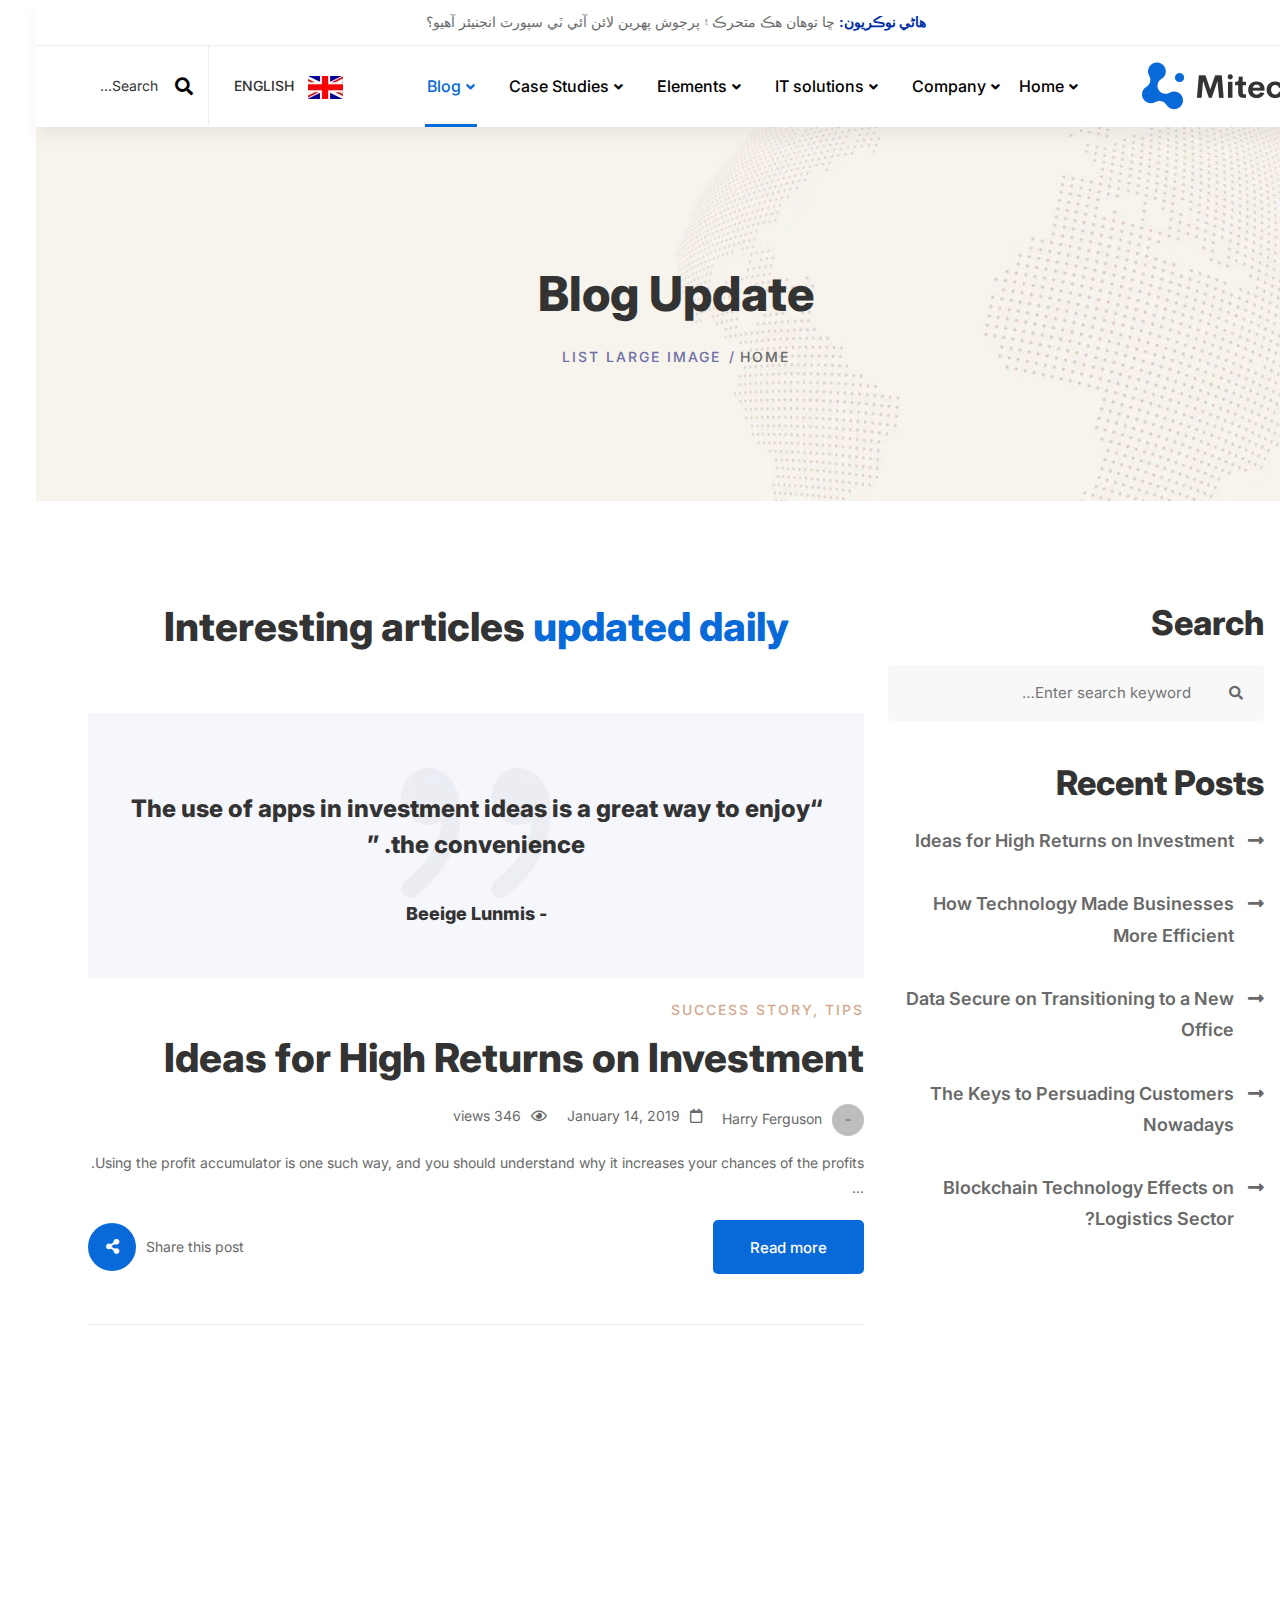
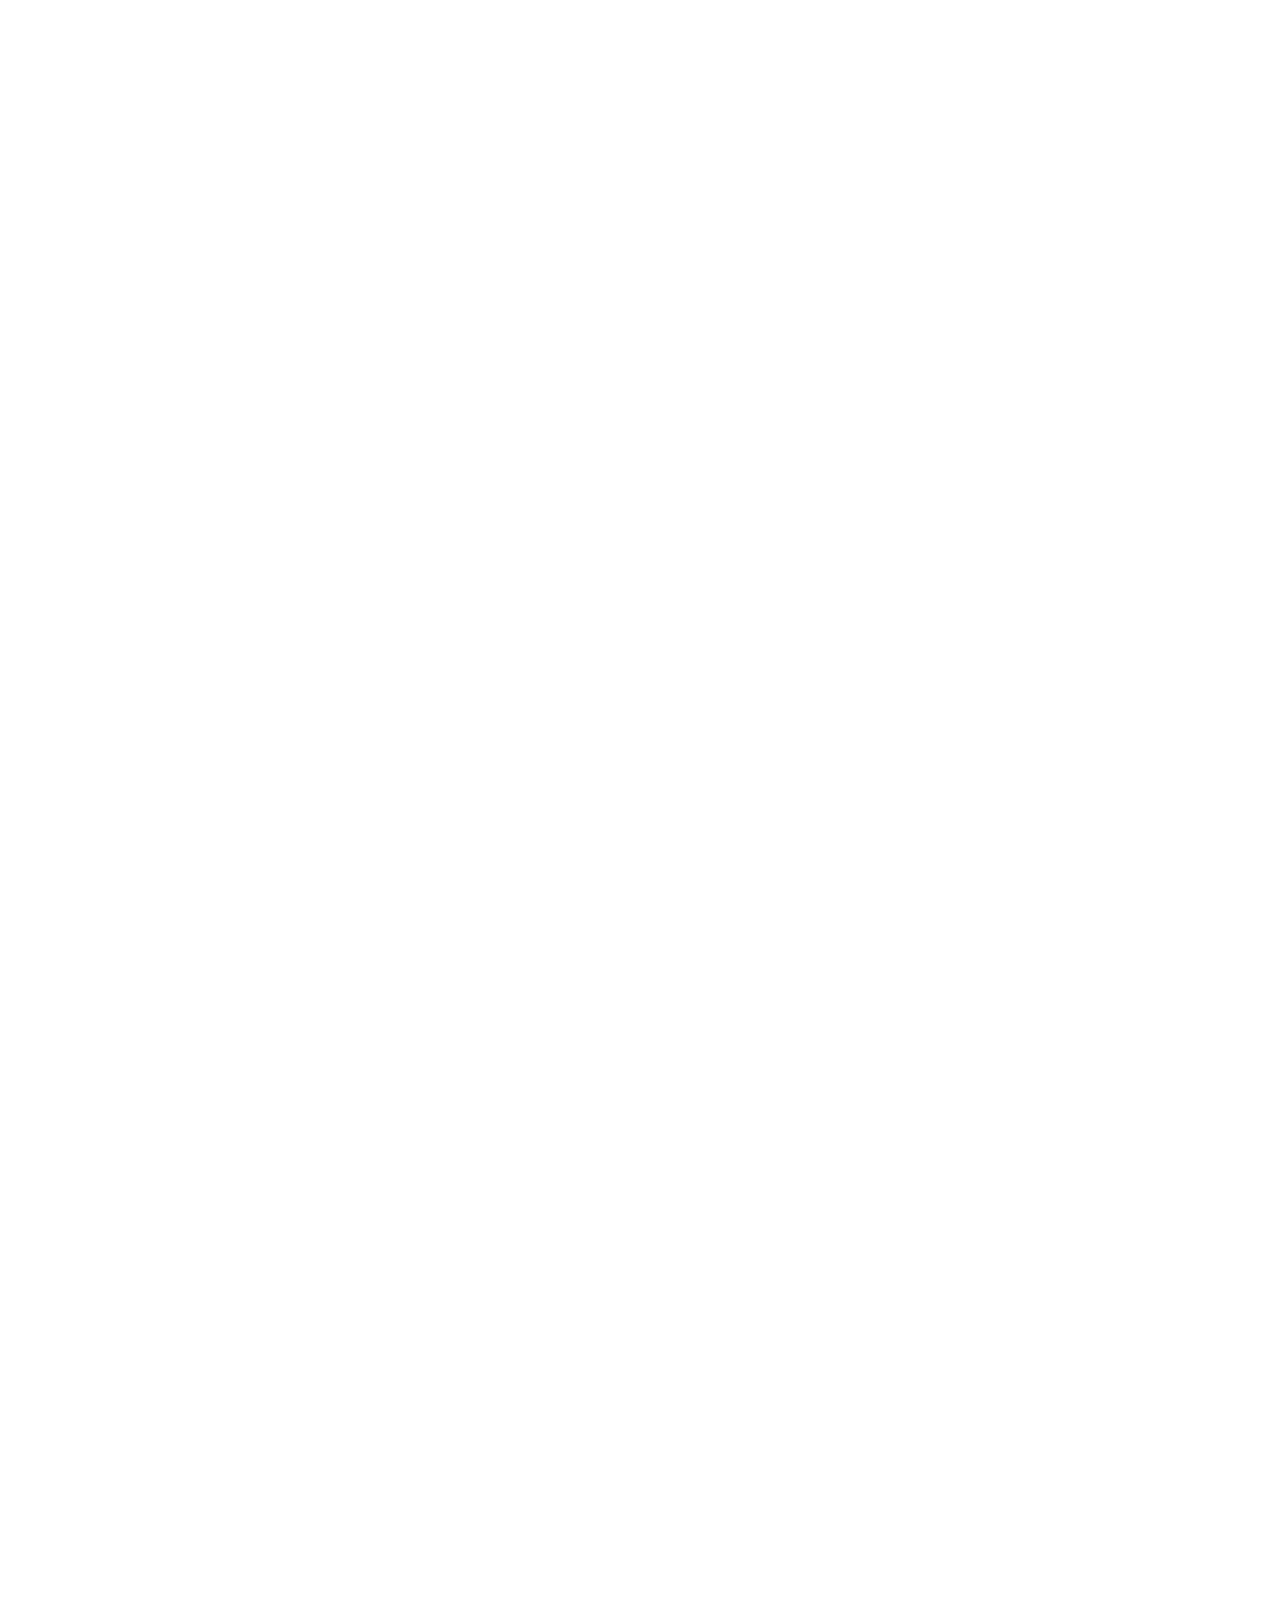
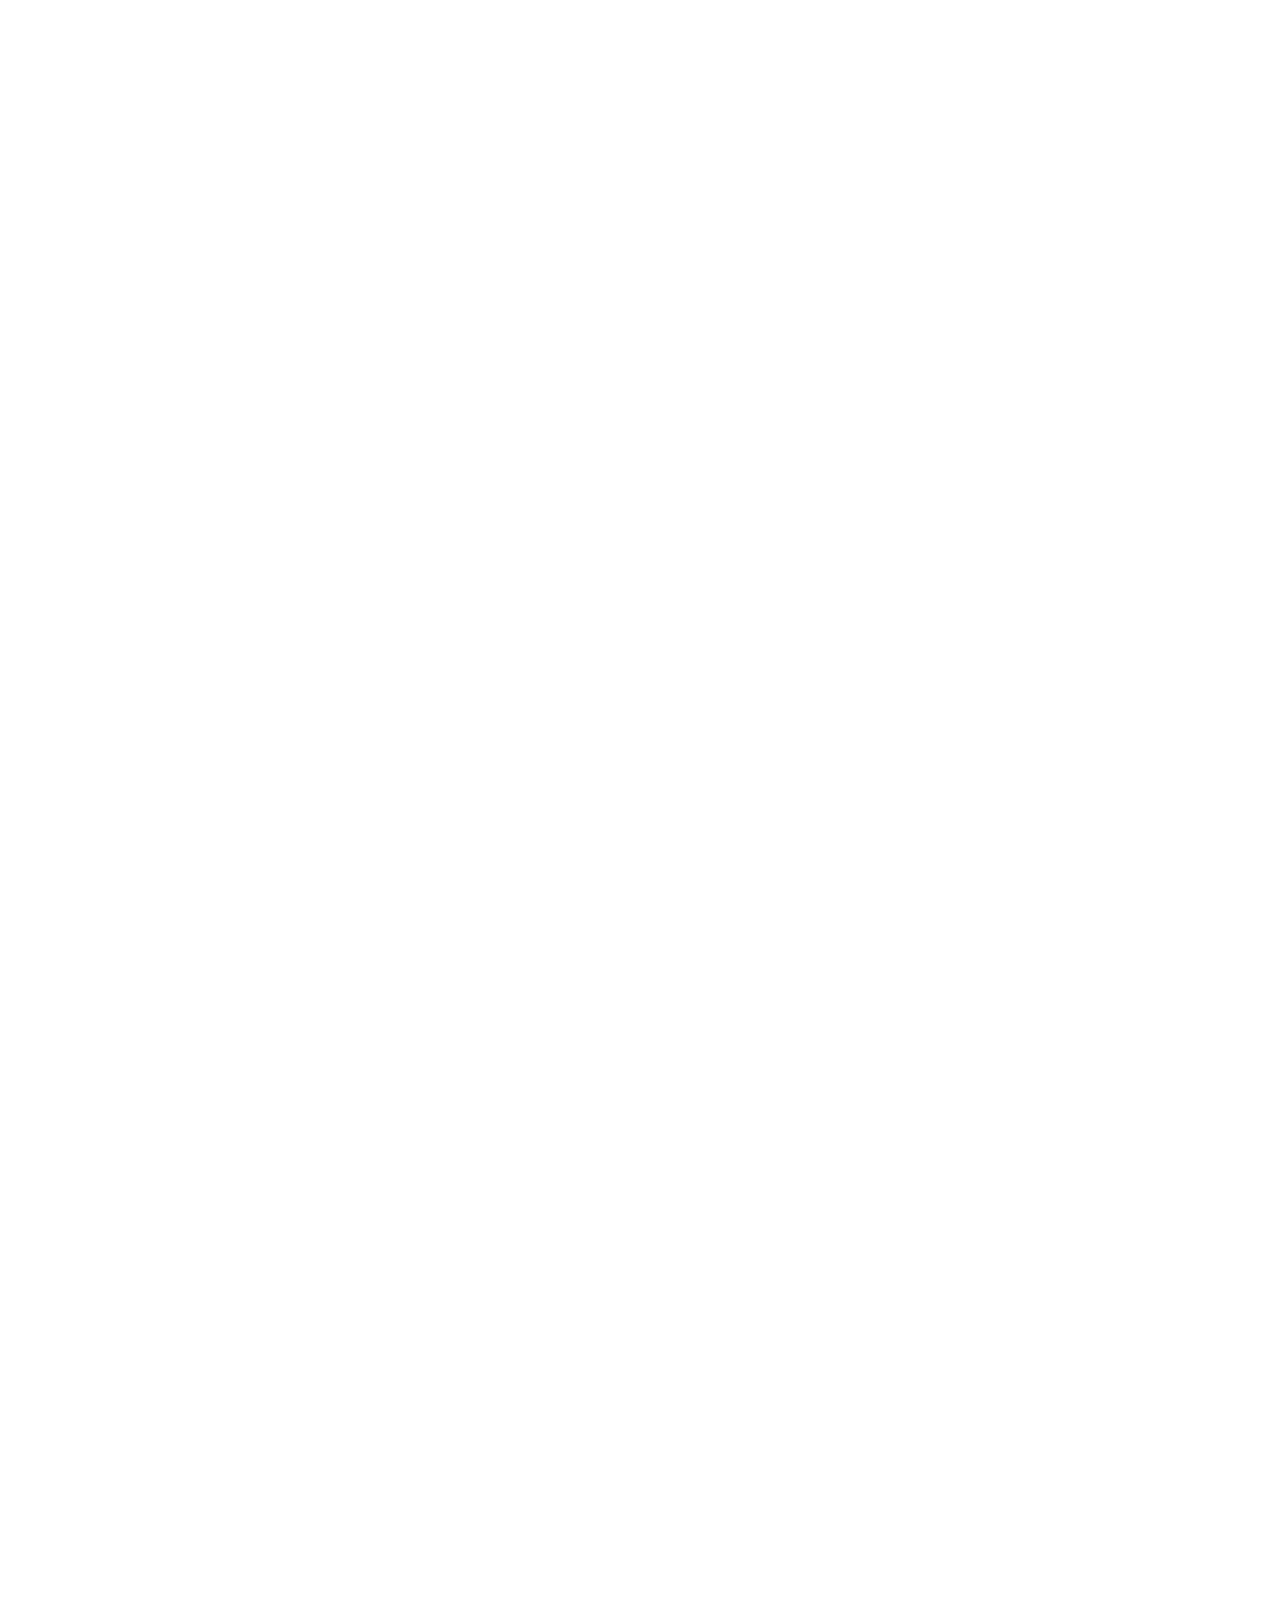
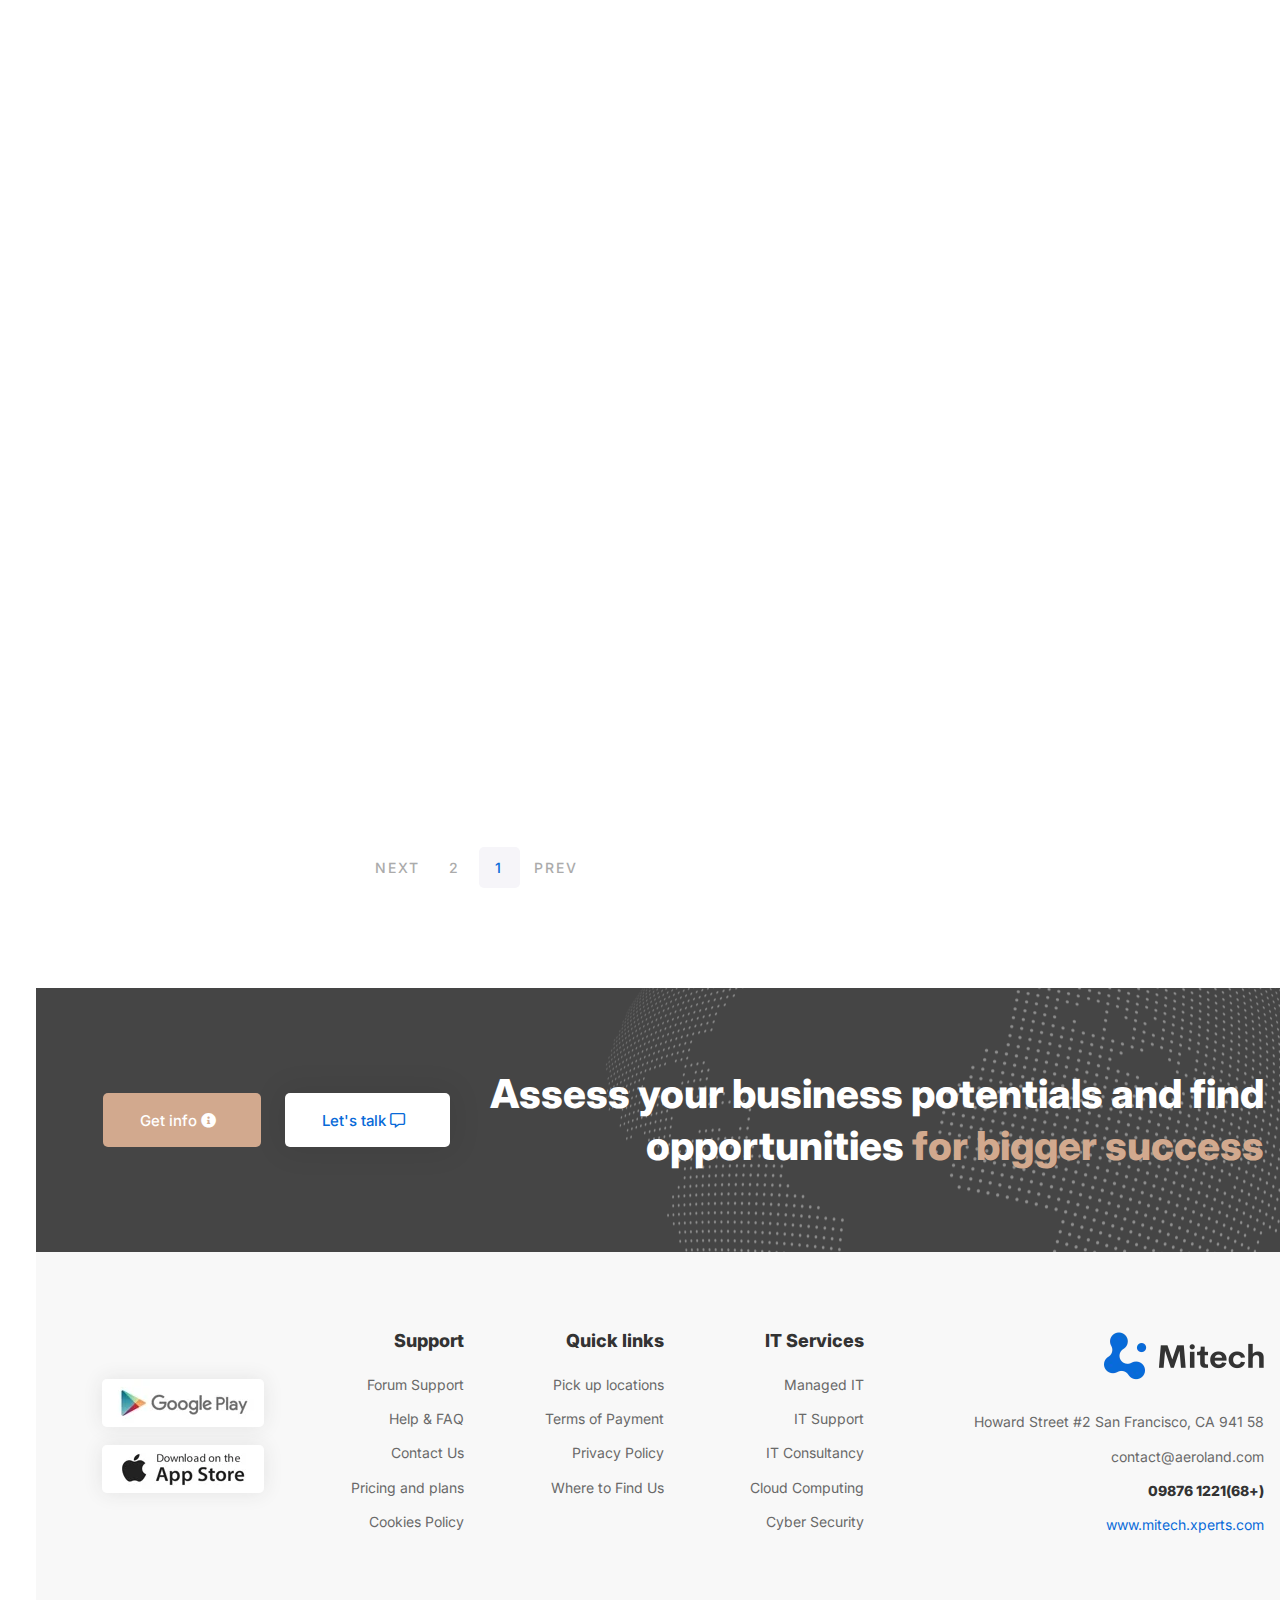
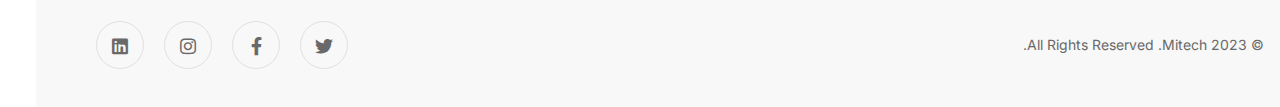
<file: blog-list-large-image.html>
<!DOCTYPE html>
<html class="no-js" lang="zxx" dir="rtl">

<head>
    <meta charset="utf-8">
    <meta http-equiv="X-UA-Compatible" content="IE=edge">
    <title>Mitech - Technology IT Solutions HTML Template</title>
    <meta name="description" content="Technology IT Solutions HTML Template">
    <meta name="viewport" content="width=device-width, initial-scale=1">
    <!-- Favicon -->
    <link rel="icon" href="assets/images/favicon.webp">

    <!-- CSS
        ============================================ -->

    <!-- Bootstrap CSS -->
    <link rel="stylesheet" href="assets/css/vendor/bootstrap.min.css">

    <!-- Font Family CSS -->
    <link rel="preconnect" href="https://fonts.googleapis.com">
    <link rel="preconnect" href="https://fonts.gstatic.com" crossorigin>
    <link href="https://fonts.googleapis.com/css2?family=Inter:wght@100;200;300;400;500;600;700;800;900&display=swap" rel="stylesheet">

    <!-- FontAwesome CSS -->
    <link rel="stylesheet" href="assets/css/vendor/fontawesome-all.min.css">

    <!-- Swiper slider CSS -->
    <link rel="stylesheet" href="assets/css/plugins/swiper.min.css">

    <!-- animate-text CSS -->
    <link rel="stylesheet" href="assets/css/plugins/animate-text.css">

    <!-- Animate CSS -->
    <link rel="stylesheet" href="assets/css/plugins/animate.min.css">

    <!-- Light gallery CSS -->
    <link rel="stylesheet" href="assets/css/plugins/lightgallery.min.css">

    <!-- Vendor & Plugins CSS (Please remove the comment from below vendor.min.css & plugins.min.css for better website load performance and remove css files from avobe) -->

    <!-- <link rel="stylesheet" href="assets/css/vendor/vendor.min.css">
            <link rel="stylesheet" href="assets/css/plugins/plugins.min.css"> -->

    <!-- Main Style CSS -->
    <link rel="stylesheet" href="assets/css/style.css">

</head>

<body>





    <div class="preloader-activate preloader-active open_tm_preloader">
        <div class="preloader-area-wrap">
            <div class="spinner d-flex justify-content-center align-items-center h-100">
                <div class="bounce1"></div>
                <div class="bounce2"></div>
                <div class="bounce3"></div>
            </div>
        </div>
    </div>

    <!--====================  header area ====================-->
    <div class="header-area header-area--default">

        <!-- Header Top Wrap Start -->
        <div class="header-top-wrap border-bottom">
            <div class="container-fluid">
                <div class="row">
                    <div class="col-lg-12">
                        <p class="text-center top-message"><a href="#">هاڻي نوڪريون:</a> ڇا توهان هڪ متحرڪ ۽ پرجوش پهرين لائن آئي ٽي سپورٽ انجنيئر آهيو؟</p>
                    </div>
                </div>
            </div>
        </div>
        <!-- Header Top Wrap End -->

        <!-- Header Bottom Wrap Start -->
        <div class="header-bottom-wrap header-sticky">
            <div class="container-fluid">
                <div class="row">
                    <div class="col-lg-12">
                        <div class="header default-menu-style position-relative">

                            <!-- brand logo -->
                            <div class="header__logo">
                                <a href="index.html">
                                    <img src="assets/images/logo/logo-dark.webp" aria-label="Mitech Logo" width="160" height="48" class="img-fluid" alt="">
                                </a>
                            </div>

                            <!-- header midle box  -->
                            <div class="header-midle-box">
                                <div class="header-bottom-wrap d-md-block d-none">
                                    <div class="header-bottom-inner">
                                        <div class="header-bottom-left-wrap">
                                            <!-- navigation menu -->
                                            <div class="header__navigation d-none d-xl-block">
                                                <nav class="navigation-menu primary--menu">

                                                    <ul>
                                                        <li class="has-children has-children--multilevel-submenu">
                                                            <a href="#"><span>Home</span></a>
                                                            <ul class="submenu">
                                                                <li><a href="index-infotechno.html"><span>Software & Techology</span></a></li>
                                                                <li><a href="index-processing.html"><span>Startup Business</span></a></li>
                                                                <li><a href="index-appointment.html"><span>IT Agency</span></a></li>
                                                                <li><a href="index-services.html"><span>IT Services</span></a></li>
                                                                <li><a href="index-resolutions.html"><span>IT Solution</span></a></li>
                                                                <li><a href="index-cybersecurity.html"><span>Cyber Security</span></a></li>
                                                                <li><a href="index-modern-it-company.html"><span>Modern IT Company</span></a></li>
                                                                <li><a href="index-machine-learning.html"><span>Machine Learning</span></a></li>
                                                                <li><a href="index-software-innovation.html"><span>Software Innovation</span></a></li>
                                                            </ul>
                                                        </li>
                                                        <li class="has-children has-children--multilevel-submenu">
                                                            <a href="#"><span>Company</span></a>
                                                            <ul class="submenu">
                                                                <li class="has-children">
                                                                    <a href="about-us-01.html"><span>About us</span></a>
                                                                    <ul class="submenu">
                                                                        <li><a href="about-us-01.html"><span>About us 01</span></a></li>
                                                                        <li><a href="about-us-02.html"><span>About us 02</span></a></li>
                                                                        <li class="has-children">
                                                                            <a href="#"><span>Submenu Level Two</span></a>
                                                                            <ul class="submenu">
                                                                                <li><a href="#"><span>Submenu Level Three</span></a></li>
                                                                                <li><a href="#"><span>Submenu Level Three</span></a></li>
                                                                                <li><a href="#"><span>Submenu Level Three</span></a></li>
                                                                            </ul>
                                                                        </li>
                                                                    </ul>
                                                                </li>
                                                                <li><a href="contact-us.html"><span>Contact us</span></a></li>
                                                                <li><a href="leadership.html"><span>Leadership</span></a></li>
                                                                <li><a href="why-choose-us.html"><span>Why choose us</span></a></li>
                                                                <li><a href="our-history.html"><span>Our history</span></a></li>
                                                                <li><a href="faqs.html"><span>FAQs</span></a></li>
                                                                <li><a href="careers.html"><span>Careers</span></a></li>
                                                                <li><a href="pricing-plans.html"><span>Pricing plans</span></a></li>
                                                            </ul>
                                                        </li>
                                                        <li class="has-children has-children--multilevel-submenu">
                                                            <a href="#"><span>IT solutions</span></a>
                                                            <ul class="submenu">
                                                                <li><a href="it-services.html"><span>IT Services</span></a></li>
                                                                <li><a href="managed-it-service.html"><span>Managed IT Services</span></a></li>
                                                                <li><a href="industries.html"><span>Industries</span></a></li>
                                                                <li><a href="business-solution.html"><span>Business solution</span></a></li>
                                                                <li><a href="it-services-details.html"><span>IT Services Details</span></a></li>
                                                            </ul>
                                                        </li>
                                                        <li class="has-children">
                                                            <a href="#"><span>Elements</span></a>
                                                            <!-- mega menu -->
                                                            <ul class="megamenu megamenu--mega">
                                                                <li>
                                                                    <h2 class="page-list-title">ELEMENT GROUP 01</h2>
                                                                    <ul>
                                                                        <li><a href="element-accordion.html"><span>Accordions & Toggles</span></a></li>
                                                                        <li><a href="element-box-icon.html"><span>Box Icon</span></a></li>
                                                                        <li><a href="element-box-image.html"><span>Box Image</span></a></li>
                                                                        <li><a href="element-box-large-image.html"><span>Box Large Image</span></a></li>
                                                                        <li><a href="element-buttons.html"><span>Buttons</span></a></li>
                                                                        <li><a href="element-cta.html"><span>Call to action</span></a></li>
                                                                        <li><a href="element-client-logo.html"><span>Client Logo</span></a></li>
                                                                        <li><a href="element-countdown.html"><span>Countdown</span></a></li>
                                                                    </ul>
                                                                </li>
                                                                <li>
                                                                    <h2 class="page-list-title">ELEMENT GROUP 02</h2>
                                                                    <ul>
                                                                        <li><a href="element-counters.html"><span>Counters</span></a></li>
                                                                        <li><a href="element-dividers.html"><span>Dividers</span></a></li>
                                                                        <li><a href="element-flexible-image-slider.html"><span>Flexible image slider</span></a></li>
                                                                        <li><a href="element-google-map.html"><span>Google Map</span></a></li>
                                                                        <li><a href="element-gradation.html"><span>Gradation</span></a></li>
                                                                        <li><a href="element-instagram.html"><span>Instagram</span></a></li>
                                                                        <li><a href="element-lists.html"><span>Lists</span></a></li>
                                                                        <li><a href="element-message-box.html"><span>Message box</span></a></li>
                                                                    </ul>
                                                                </li>
                                                                <li>
                                                                    <h2 class="page-list-title">ELEMENT GROUP 03</h2>
                                                                    <ul>
                                                                        <li><a href="element-popup-video.html"><span>Popup Video</span></a></li>
                                                                        <li><a href="element-pricing-box.html"><span>Pricing Box</span></a></li>
                                                                        <li><a href="element-progress-bar.html"><span>Progress Bar</span></a></li>
                                                                        <li><a href="element-progress-circle.html"><span>Progress Circle</span></a></li>
                                                                        <li><a href="element-rows-columns.html"><span>Rows & Columns</span></a></li>
                                                                        <li><a href="element-social-networks.html"><span>Social Networks</span></a></li>
                                                                        <li><a href="element-tabs.html"><span>Tabs</span></a></li>
                                                                        <li><a href="element-team-member.html"><span>Team member</span></a></li>
                                                                    </ul>
                                                                </li>
                                                                <li>
                                                                    <h2 class="page-list-title">ELEMENT GROUP 04</h2>
                                                                    <ul>
                                                                        <li><a href="element-testimonials.html"><span>Testimonials</span></a></li>
                                                                        <li><a href="element-timeline.html"><span>Timeline</span></a></li>
                                                                        <li><a href="element-carousel-sliders.html"><span>Carousel Sliders</span></a></li>
                                                                        <li><a href="element-typed-text.html"><span>Typed Text</span></a></li>
                                                                    </ul>
                                                                </li>
                                                            </ul>
                                                        </li>
                                                        <li class="has-children has-children--multilevel-submenu">
                                                            <a href="#"><span>Case Studies</span></a>
                                                            <!-- multilevel submenu -->
                                                            <ul class="submenu">
                                                                <li><a href="case-studies.html"><span>Case Studies 01</span></a></li>
                                                                <li><a href="case-studies-02.html"><span>Case Studies 02</span></a></li>
                                                                <li><a href="single-smart-vision.html"><span>Single Layout</span></a></li>
                                                            </ul>
                                                        </li>
                                                        <li class="has-children has-children--multilevel-submenu">
                                                            <a href="blog-list-large-image.html"><span>Blog</span></a>
                                                            <!-- multilevel submenu -->
                                                            <ul class="submenu">
                                                                <li><a href="blog-list-large-image.html"><span>List Large Image</span></a></li>
                                                                <li><a href="blog-list-left-large-image.html"><span>Left Large Image</span></a></li>
                                                                <li><a href="blog-grid-classic.html"><span>Grid Classic</span></a></li>
                                                                <li><a href="blog-grid-masonry.html"><span>Grid Masonry</span></a></li>
                                                                <li class="has-children">
                                                                    <a href="blog-post-layout-one.html"><span>Single Layouts</span></a>
                                                                    <ul class="submenu">
                                                                        <li><a href="blog-post-layout-one.html"><span>Left Sidebar</span></a></li>
                                                                        <li><a href="blog-post-right-sidebar.html"><span>Right Sidebar</span></a></li>
                                                                        <li><a href="blog-post-no-sidebar.html"><span>No Sidebar</span></a></li>
                                                                    </ul>
                                                                </li>
                                                            </ul>
                                                        </li>
                                                    </ul>
                                                </nav>
                                            </div>
                                        </div>
                                    </div>
                                </div>

                            </div>

                            <!-- header right box -->
                            <div class="header-right-box">
                                <div class="header-right-inner" id="hidden-icon-wrapper">

                                    <!-- language-menu -->
                                    <div class="language-menu">
                                        <ul>
                                            <li>
                                                <a href="#" class="">
                                                    <img class="ls-flag" src="assets/images/flags/en.webp" alt="en" title="English">
                                                    <span class="wpml-ls-native">English</span>
                                                </a>

                                                <ul class="ls-sub-menu">
                                                    <li class="">
                                                        <a href="#" class="">
                                                            <img class="ls-flag" src="assets/images/flags/fr.webp" alt="en" title="Français"><span class="wpml-ls-native">Français</span>
                                                        </a>
                                                    </li>
                                                    <li class="">
                                                        <a href="#" class="">
                                                            <img class="wpml-ls-flag" src="assets/images/flags/de.webp" alt="de" title="Deutsch"><span class="wpml-ls-native">Deutsch</span>
                                                        </a>
                                                    </li>

                                                </ul>

                                            </li>

                                        </ul>
                                    </div>

                                    <!-- header-search-form -->
                                    <div class="header-search-form default-search">
                                        <form action="#" class="search-form-top">
                                            <input class="search-field" type="text" placeholder="Search…">
                                            <button class="search-submit">
                                                <i class="search-btn-icon fa fa-search"></i>
                                            </button>
                                        </form>
                                    </div>
                                </div>

                                <!-- mobile menu -->
                                <div class="mobile-navigation-icon d-block d-xl-none" id="mobile-menu-trigger">
                                    <i></i>
                                </div>
                                <!-- hidden icons menu -->
                                <div class="hidden-icons-menu d-block d-md-none" id="hidden-icon-trigger">
                                    <a href="javascript:void(0)">
                                        <i class="far fa-ellipsis-h-alt"></i>
                                    </a>
                                </div>
                            </div>

                        </div>
                    </div>
                </div>
            </div>
        </div>
        <!-- Header Bottom Wrap End -->

    </div>
    <!--====================  End of header area  ====================-->














    <!-- breadcrumb-area start -->
    <div class="breadcrumb-area">
        <div class="container">
            <div class="row">
                <div class="col-12">
                    <div class="breadcrumb_box text-center">
                        <h2 class="breadcrumb-title">Blog Update</h2>
                        <!-- breadcrumb-list start -->
                        <ul class="breadcrumb-list">
                            <li class="breadcrumb-item"><a href="index.html">Home</a></li>
                            <li class="breadcrumb-item active">List Large Image</li>
                        </ul>
                        <!-- breadcrumb-list end -->
                    </div>
                </div>
            </div>
        </div>
    </div>
    <!-- breadcrumb-area end -->











    <div id="main-wrapper">
        <div class="site-wrapper-reveal">

            <!--====================  Blog Area Start ====================-->
            <div class="blog-pages-wrapper section-space--ptb_100">
                <div class="container">
                    <div class="row">
                        <div class="col-lg-4 order-lg-1 order-2">
                            <div class="page-sidebar-content-wrapper page-sidebar-left  small-mt__40 tablet-mt__40">

                                <!--=== Sidebar Widget Start ===-->
                                <div class="sidebar-widget search-post wow move-up">
                                    <div class="widget-title">
                                        <h4 class="sidebar-widget-title">Search</h4>
                                    </div>
                                    <form action="#" method="post">
                                        <div class="widget-search">
                                            <input type="text" placeholder="Enter search keyword…">

                                            <button type="submit" class="search-submit">
                                                <span class="search-btn-icon fa fa-search"></span>
                                            </button>

                                        </div>
                                    </form>
                                </div>
                                <!--=== Sidebar Widget End ===-->


                                <!-- === Sidebar Widget Start === -->
                                <div class="sidebar-widget widget-blog-recent-post wow move-up">

                                    <h4 class="sidebar-widget-title">Recent Posts</h4>

                                    <ul>
                                        <li>
                                            <a href="#">Ideas for High Returns on Investment</a>
                                        </li>
                                        <li>
                                            <a href="#">How Technology Made Businesses More Efficient</a>
                                        </li>
                                        <li>
                                            <a href="#">Data Secure on Transitioning to a New Office</a>
                                        </li>
                                        <li>
                                            <a href="#">The Keys to Persuading Customers Nowadays</a>
                                        </li>
                                        <li>
                                            <a href="#">Blockchain Technology Effects on Logistics Sector?</a>
                                        </li>
                                    </ul>

                                </div>
                                <!-- === Sidebar Widget End === -->

                                <!-- === Sidebar Widget Start === -->
                                <div class="sidebar-widget widget-images wow move-up">

                                    <img class="img-fluid" src="assets/images/blog/blog-sidebar-ads.webp" alt="">

                                </div>
                                <!-- === Sidebar Widget End === -->

                                <!-- === Sidebar Widget Start === -->
                                <div class="sidebar-widget widget-tag wow move-up">
                                    <h4 class="sidebar-widget-title">Tags</h4>
                                    <a href="#" class="ht-btn ht-btn-xs">business</a>
                                    <a href="#" class="ht-btn ht-btn-xs">featured</a>
                                    <a href="#" class="ht-btn ht-btn-xs">IT Security</a>
                                    <a href="#" class="ht-btn ht-btn-xs">IT services</a>

                                </div>
                                <!-- === Sidebar Widget End === -->


                            </div>
                        </div>

                        <div class="col-lg-8 order-lg-2 order-1">
                            <div class="section-title-wrap text-center section-space--mb_60">
                                <h3 class="heading">Interesting articles<span class="text-color-primary"> updated daily</span></h3>
                            </div>
                            <div class="main-blog-wrap">
                                <!--========== Single Blog Item Start ==========-->
                                <div class="single-blog-item lg-blog-item border-bottom wow move-up">
                                    <!-- Post Feature Start -->
                                    <div class="post-feature post-quote">
                                        <h5 class="post-quote-text">
                                            <a href="blog-post-layout-one.html">
                                                “The use of apps in investment ideas is a great way to enjoy the convenience. ”
                                            </a>
                                        </h5>
                                        <h6 class="post-quote-name">- Beeige Lunmis </h6>
                                    </div>
                                    <!-- Post Feature End -->

                                    <!-- Post info Start -->
                                    <div class="post-info lg-blog-post-info">
                                        <div class="post-categories">
                                            <a href="#"> Success Story, Tips</a>
                                        </div>

                                        <h3 class="post-title">
                                            <a href="blog-post-layout-one.html">Ideas for High Returns on Investment</a>
                                        </h3>

                                        <div class="post-meta mt-20">
                                            <div class="post-author">
                                                <a href="#">
                                                    <img class="img-fluid avatar-96" src="assets/images/team/admin.webp" alt=""> Harry Ferguson
                                                </a>
                                            </div>
                                            <div class="post-date">
                                                <span class="far fa-calendar meta-icon"></span>
                                                January 14, 2019
                                            </div>
                                            <div class="post-view">
                                                <span class="meta-icon far fa-eye"></span>
                                                346 views
                                            </div>
                                        </div>

                                        <div class="post-excerpt mt-15">
                                            <p>Using the profit accumulator is one such way, and you should understand why it increases your chances of the profits. …</p>
                                        </div>


                                        <div class="read-post-share-wrap  mt-20">
                                            <div class="row align-items-center">
                                                <div class="col-lg-6 col-md-6 col-sm-6">
                                                    <div class="post-read-more">
                                                        <a href="blog-post-layout-one.html" class="ht-btn ht-btn-md">Read more </a>
                                                    </div>
                                                </div>

                                                <div class="col-lg-6 col-md-6 col-sm-6">
                                                    <div class="entry-post-share">
                                                        <div class="share-label">
                                                            Share this post
                                                        </div>
                                                        <div class="share-media">
                                                            <span class="share-icon fa fa-share-alt"></span>

                                                            <div class="share-list">
                                                                <a class="hint--bounce hint--top hint--primary twitter" target="_blank" aria-label="Twitter" href="#">
                                                                    <i class="fab fa-twitter"></i>
                                                                </a>
                                                                <a class="hint--bounce hint--top hint--primary facebook" target="_blank" aria-label="Facebook" href="#">
                                                                    <i class="fab fa-facebook-f"></i>
                                                                </a>
                                                                <a class="hint--bounce hint--top hint--primary linkedin" target="_blank" aria-label="Linkedin" href="#">
                                                                    <i class="fab fa-linkedin"></i>
                                                                </a>
                                                            </div>
                                                        </div>
                                                    </div>
                                                </div>
                                            </div>
                                        </div>
                                    </div>
                                    <!-- Post info End -->
                                </div>
                                <!--=========== Single Blog Item End =============-->

                                <!--======= Single Blog Item Start ========-->
                                <div class="single-blog-item lg-blog-item border-bottom wow move-up">
                                    <!-- Post Feature Start -->
                                    <div class="post-feature blog-thumbnail">
                                        <a href="blog-post-layout-one.html">
                                            <img class="img-fluid" src="assets/images/blog/blog-08-770x420.webp" alt="Blog Images">
                                        </a>
                                    </div>
                                    <!-- Post Feature End -->

                                    <!-- Post info Start -->
                                    <div class="post-info lg-blog-post-info">
                                        <div class="post-categories">
                                            <a href="#"> Success Story, Tips</a>
                                        </div>

                                        <h3 class="post-title">
                                            <a href="blog-post-layout-one.html">How Technology Made Businesses More Efficient</a>
                                        </h3>

                                        <div class="post-meta mt-20">
                                            <div class="post-author">
                                                <a href="#">
                                                    <img class="img-fluid avatar-96" src="assets/images/team/admin.webp" alt=""> Harry Ferguson
                                                </a>
                                            </div>
                                            <div class="post-date">
                                                <span class="far fa-calendar meta-icon"></span>
                                                January 18, 2019
                                            </div>
                                            <div class="post-view">
                                                <span class="meta-icon far fa-eye"></span>
                                                346 views
                                            </div>
                                        </div>

                                        <div class="post-excerpt mt-15">
                                            <p>They play a role in making operations more seamless, bridging the gap between authorities, consumers and businesses. …</p>
                                        </div>

                                        <div class="read-post-share-wrap  mt-20">
                                            <div class="row align-items-center">
                                                <div class="col-lg-6 col-md-6 col-sm-6">
                                                    <div class="post-read-more">
                                                        <a href="blog-post-layout-one.html" class="ht-btn ht-btn-md">Read more </a>
                                                    </div>
                                                </div>

                                                <div class="col-lg-6 col-md-6 col-sm-6">
                                                    <div class="entry-post-share">
                                                        <div class="share-label">
                                                            Share this post
                                                        </div>
                                                        <div class="share-media">
                                                            <span class="share-icon fa fa-share-alt"></span>

                                                            <div class="share-list">
                                                                <a class="hint--bounce hint--top hint--primary twitter" target="_blank" aria-label="Twitter" href="#">
                                                                    <i class="fab fa-twitter"></i>
                                                                </a>
                                                                <a class="hint--bounce hint--top hint--primary facebook" target="_blank" aria-label="Facebook" href="#">
                                                                    <i class="fab fa-facebook-f"></i>
                                                                </a>
                                                                <a class="hint--bounce hint--top hint--primary linkedin" target="_blank" aria-label="Linkedin" href="#">
                                                                    <i class="fab fa-linkedin"></i>
                                                                </a>
                                                            </div>
                                                        </div>
                                                    </div>
                                                </div>
                                            </div>
                                        </div>
                                    </div>
                                    <!-- Post info End -->
                                </div>
                                <!--===== Single Blog Item End =========-->

                                <!--========== Single Blog Item Start ==========-->
                                <div class="single-blog-item lg-blog-item border-bottom wow move-up">

                                    <!-- Post Feature Start -->
                                    <div class="post-feature blog-thumbnail video-popup">
                                        <a href="https://www.youtube.com/watch?v=9No-FiEInLA" class="video-link mt-30">
                                            <div class="single-popup-wrap">
                                                <img class="img-fluid" src="assets/images/blog/blog-07-770x420.webp" alt="">
                                                <div class="ht-popup-video video-overlay">
                                                    <div class="video-button__one">
                                                        <div class="video-play">
                                                            <span class="video-play-icon"></span>
                                                        </div>
                                                    </div>
                                                </div>
                                            </div>
                                        </a>
                                    </div>
                                    <!-- Post Feature End -->

                                    <!-- Post info Start -->
                                    <div class="post-info lg-blog-post-info">
                                        <div class="post-categories">
                                            <a href="#"> Success Story, Tips</a>
                                        </div>

                                        <h3 class="post-title">
                                            <a href="blog-post-layout-one.html">Data Secure on Transitioning to a New Office</a>
                                        </h3>

                                        <div class="post-meta mt-20">
                                            <div class="post-author">
                                                <a href="#">
                                                    <img class="img-fluid avatar-96" src="assets/images/team/admin.webp" alt=""> Harry Ferguson
                                                </a>
                                            </div>
                                            <div class="post-date">
                                                <span class="far fa-calendar meta-icon"></span>
                                                January 18, 2019
                                            </div>
                                            <div class="post-view">
                                                <span class="meta-icon far fa-eye"></span>
                                                346 views
                                            </div>
                                        </div>

                                        <div class="post-excerpt mt-15">
                                            <p>They play a role in making operations more seamless, bridging the gap between authorities, consumers and businesses. …</p>
                                        </div>

                                        <div class="read-post-share-wrap  mt-20">
                                            <div class="row align-items-center">
                                                <div class="col-lg-6 col-md-6 col-sm-6">
                                                    <div class="post-read-more">
                                                        <a href="blog-post-layout-one.html" class="ht-btn ht-btn-md">Read more </a>
                                                    </div>
                                                </div>

                                                <div class="col-lg-6 col-md-6 col-sm-6">
                                                    <div class="entry-post-share">
                                                        <div class="share-label">
                                                            Share this post
                                                        </div>
                                                        <div class="share-media">
                                                            <span class="share-icon fa fa-share-alt"></span>

                                                            <div class="share-list">
                                                                <a class="hint--bounce hint--top hint--primary twitter" target="_blank" aria-label="Twitter" href="#">
                                                                    <i class="fab fa-twitter"></i>
                                                                </a>
                                                                <a class="hint--bounce hint--top hint--primary facebook" target="_blank" aria-label="Facebook" href="#">
                                                                    <i class="fab fa-facebook-f"></i>
                                                                </a>
                                                                <a class="hint--bounce hint--top hint--primary linkedin" target="_blank" aria-label="Linkedin" href="#">
                                                                    <i class="fab fa-linkedin"></i>
                                                                </a>
                                                            </div>
                                                        </div>
                                                    </div>
                                                </div>
                                            </div>
                                        </div>
                                    </div>
                                    <!-- Post info End -->
                                </div>
                                <!--=========== Single Blog Item End =============-->

                                <!--======= Single Blog Item Start ========-->
                                <div class="single-blog-item lg-blog-item border-bottom wow move-up">
                                    <!-- Post Feature Start -->
                                    <div class="post-feature blog-thumbnail">
                                        <a href="blog-post-layout-one.html">
                                            <img class="img-fluid" src="assets/images/blog/blog-07-770x420.webp" alt="Blog Images">
                                        </a>
                                    </div>
                                    <!-- Post Feature End -->

                                    <!-- Post info Start -->
                                    <div class="post-info lg-blog-post-info">
                                        <div class="post-categories">
                                            <a href="#"> Success Story, Tips</a>
                                        </div>

                                        <h3 class="post-title">
                                            <a href="blog-post-layout-one.html">The Keys to Persuading Customers Nowadays</a>
                                        </h3>

                                        <div class="post-meta mt-20">
                                            <div class="post-author">
                                                <a href="#">
                                                    <img class="img-fluid avatar-96" src="assets/images/team/admin.webp" alt=""> Harry Ferguson
                                                </a>
                                            </div>
                                            <div class="post-date">
                                                <span class="far fa-calendar meta-icon"></span>
                                                January 18, 2019
                                            </div>
                                            <div class="post-view">
                                                <span class="meta-icon far fa-eye"></span>
                                                346 views
                                            </div>
                                        </div>

                                        <div class="post-excerpt mt-15">
                                            <p>The middle part is called the emotional, brain-controlled feeling. The outer part controls logical reasoning. …</p>
                                        </div>

                                        <div class="read-post-share-wrap  mt-20">
                                            <div class="row align-items-center">
                                                <div class="col-lg-6 col-md-6 col-sm-6">
                                                    <div class="post-read-more">
                                                        <a href="blog-post-layout-one.html" class="ht-btn ht-btn-md">Read more </a>
                                                    </div>
                                                </div>

                                                <div class="col-lg-6 col-md-6 col-sm-6">
                                                    <div class="entry-post-share">
                                                        <div class="share-label">
                                                            Share this post
                                                        </div>
                                                        <div class="share-media">
                                                            <span class="share-icon fa fa-share-alt"></span>

                                                            <div class="share-list">
                                                                <a class="hint--bounce hint--top hint--primary twitter" target="_blank" aria-label="Twitter" href="#">
                                                                    <i class="fab fa-twitter"></i>
                                                                </a>
                                                                <a class="hint--bounce hint--top hint--primary facebook" target="_blank" aria-label="Facebook" href="#">
                                                                    <i class="fab fa-facebook-f"></i>
                                                                </a>
                                                                <a class="hint--bounce hint--top hint--primary linkedin" target="_blank" aria-label="Linkedin" href="#">
                                                                    <i class="fab fa-linkedin"></i>
                                                                </a>
                                                            </div>
                                                        </div>
                                                    </div>
                                                </div>
                                            </div>
                                        </div>
                                    </div>
                                    <!-- Post info End -->
                                </div>
                                <!--===== Single Blog Item End =========-->

                                <!--======= Single Blog Item Start ========-->
                                <div class="single-blog-item lg-blog-item border-bottom wow move-up">
                                    <!-- Post Feature Start -->
                                    <div class="post-feature blog-thumbnail">
                                        <a href="blog-post-layout-one.html">
                                            <img class="img-fluid" src="assets/images/blog/blog-05-770x420.webp" alt="Blog Images">
                                        </a>
                                    </div>
                                    <!-- Post Feature End -->

                                    <!-- Post info Start -->
                                    <div class="post-info lg-blog-post-info">
                                        <div class="post-categories">
                                            <a href="#"> Success Story, Tips</a>
                                        </div>

                                        <h3 class="post-title">
                                            <a href="blog-post-layout-one.html">Blockchain Technology Effects on Logistics Sector?</a>
                                        </h3>

                                        <div class="post-meta mt-20">
                                            <div class="post-author">
                                                <a href="#">
                                                    <img class="img-fluid avatar-96" src="assets/images/team/admin.webp" alt=""> Harry Ferguson
                                                </a>
                                            </div>
                                            <div class="post-date">
                                                <span class="far fa-calendar meta-icon"></span>
                                                February 17, 2019
                                            </div>
                                            <div class="post-view">
                                                <span class="meta-icon far fa-eye"></span>
                                                346 views
                                            </div>
                                        </div>

                                        <div class="post-excerpt mt-15">
                                            <p>The middle part is called the emotional, brain-controlled feeling. The outer part controls logical reasoning. …</p>
                                        </div>

                                        <div class="read-post-share-wrap  mt-20">
                                            <div class="row align-items-center">
                                                <div class="col-lg-6 col-md-6 col-sm-6">
                                                    <div class="post-read-more">
                                                        <a href="blog-post-layout-one.html" class="ht-btn ht-btn-md">Read more </a>
                                                    </div>
                                                </div>

                                                <div class="col-lg-6 col-md-6 col-sm-6">
                                                    <div class="entry-post-share">
                                                        <div class="share-label">
                                                            Share this post
                                                        </div>
                                                        <div class="share-media">
                                                            <span class="share-icon fa fa-share-alt"></span>

                                                            <div class="share-list">
                                                                <a class="hint--bounce hint--top hint--primary twitter" target="_blank" aria-label="Twitter" href="#">
                                                                    <i class="fab fa-twitter"></i>
                                                                </a>
                                                                <a class="hint--bounce hint--top hint--primary facebook" target="_blank" aria-label="Facebook" href="#">
                                                                    <i class="fab fa-facebook-f"></i>
                                                                </a>
                                                                <a class="hint--bounce hint--top hint--primary linkedin" target="_blank" aria-label="Linkedin" href="#">
                                                                    <i class="fab fa-linkedin"></i>
                                                                </a>
                                                            </div>
                                                        </div>
                                                    </div>
                                                </div>
                                            </div>
                                        </div>
                                    </div>
                                    <!-- Post info End -->
                                </div>
                                <!--===== Single Blog Item End =========-->

                                <!--======= Single Blog Item Start ========-->
                                <div class="single-blog-item lg-blog-item border-bottom wow move-up">
                                    <!-- Post Feature Start -->
                                    <div class="post-feature blog-thumbnail">
                                        <a href="blog-post-layout-one.html">
                                            <img class="img-fluid" src="assets/images/blog/blog-02-770x420.webp" alt="Blog Images">
                                        </a>
                                    </div>
                                    <!-- Post Feature End -->

                                    <!-- Post info Start -->
                                    <div class="post-info lg-blog-post-info">
                                        <div class="post-categories">
                                            <a href="#"> Success Story, Tips</a>
                                        </div>

                                        <h3 class="post-title">
                                            <a href="blog-post-layout-one.html">Blockchain Technology Effects on Logistics Sector?</a>
                                        </h3>

                                        <div class="post-meta mt-20">
                                            <div class="post-author">
                                                <a href="#">
                                                    <img class="img-fluid avatar-96" src="assets/images/team/admin.webp" alt=""> Harry Ferguson
                                                </a>
                                            </div>
                                            <div class="post-date">
                                                <span class="far fa-calendar meta-icon"></span>
                                                February 17, 2019
                                            </div>
                                            <div class="post-view">
                                                <span class="meta-icon far fa-eye"></span>
                                                346 views
                                            </div>
                                        </div>

                                        <div class="post-excerpt mt-15">
                                            <p>The middle part is called the emotional, brain-controlled feeling. The outer part controls logical reasoning. …</p>
                                        </div>

                                        <div class="read-post-share-wrap  mt-20">
                                            <div class="row align-items-center">
                                                <div class="col-lg-6 col-md-6 col-sm-6">
                                                    <div class="post-read-more">
                                                        <a href="blog-post-layout-one.html" class="ht-btn ht-btn-md">Read more </a>
                                                    </div>
                                                </div>

                                                <div class="col-lg-6 col-md-6 col-sm-6">
                                                    <div class="entry-post-share">
                                                        <div class="share-label">
                                                            Share this post
                                                        </div>
                                                        <div class="share-media">
                                                            <span class="share-icon fa fa-share-alt"></span>

                                                            <div class="share-list">
                                                                <a class="hint--bounce hint--top hint--primary twitter" target="_blank" aria-label="Twitter" href="#">
                                                                    <i class="fab fa-twitter"></i>
                                                                </a>
                                                                <a class="hint--bounce hint--top hint--primary facebook" target="_blank" aria-label="Facebook" href="#">
                                                                    <i class="fab fa-facebook-f"></i>
                                                                </a>
                                                                <a class="hint--bounce hint--top hint--primary linkedin" target="_blank" aria-label="Linkedin" href="#">
                                                                    <i class="fab fa-linkedin"></i>
                                                                </a>
                                                            </div>
                                                        </div>
                                                    </div>
                                                </div>
                                            </div>
                                        </div>
                                    </div>
                                    <!-- Post info End -->
                                </div>
                                <!--===== Single Blog Item End =========-->

                                <div class="ht-pagination mt-30 pagination justify-content-center">
                                    <div class="pagination-wrapper">
                                        <ul class="page-pagination">
                                            <li><a class="prev page-numbers" href="#">Prev</a></li>
                                            <li><a class="page-numbers current" href="#">1</a></li>
                                            <li><a class="page-numbers" href="#">2</a></li>
                                            <li><a class="next page-numbers" href="#">Next</a></li>
                                        </ul>
                                    </div>
                                </div>

                            </div>
                        </div>
                    </div>
                </div>
            </div>
            <!--====================  Blog Area End  ====================-->















            <!--========== Call to Action Area Start ============-->
            <div class="cta-image-area_one section-space--ptb_80 cta-bg-image_one">
                <div class="container">
                    <div class="row align-items-center">
                        <div class="col-xl-8 col-lg-7">
                            <div class="cta-content md-text-center">
                                <h3 class="heading text-white">Assess your business potentials and find opportunities <span class="text-color-secondary">for bigger success</span></h3>
                            </div>
                        </div>
                        <div class="col-xl-4 col-lg-5">
                            <div class="cta-button-group--one text-center">
                                <a href="#" class="btn btn--white btn-one"><span class="btn-icon me-2"><i class="far fa-comment-alt"></i></span> Let's talk</a>
                                <a href="#" class="btn btn--secondary  btn-two"><span class="btn-icon me-2"><i class="fas fa-info-circle"></i></span> Get info</a>
                            </div>
                        </div>
                    </div>
                </div>
            </div>
            <!--========== Call to Action Area End ============-->








        </div>

        <!--====================  footer area ====================-->
        <div class="footer-area-wrapper bg-gray">
            <div class="footer-area section-space--ptb_80">
                <div class="container">
                    <div class="row footer-widget-wrapper">
                        <div class="col-lg-4 col-md-6 col-sm-6 footer-widget">
                            <div class="footer-widget__logo mb-30">
                                <img src="assets/images/logo/dark-logo-160x48.webp" width="160" height="48" class="img-fluid" alt="">
                            </div>
                            <ul class="footer-widget__list">
                                <li>58 Howard Street #2 San Francisco, CA 941</li>
                                <li><a href="mailto:contact@aeroland.com" class="hover-style-link">contact@aeroland.com</a></li>
                                <li><a href="tel:123344556" class="hover-style-link text-black font-weight--bold">(+68)1221 09876</a></li>
                                <li><a href="https://hasthemes.com/" class="hover-style-link text-color-primary">www.mitech.xperts.com</a></li>
                            </ul>
                        </div>
                        <div class="col-lg-2 col-md-4 col-sm-6 footer-widget">
                            <h6 class="footer-widget__title mb-20">IT Services</h6>
                            <ul class="footer-widget__list">
                                <li><a href="#" class="hover-style-link">Managed IT</a></li>
                                <li><a href="#" class="hover-style-link">IT Support</a></li>
                                <li><a href="#" class="hover-style-link">IT Consultancy</a></li>
                                <li><a href="#" class="hover-style-link">Cloud Computing</a></li>
                                <li><a href="#" class="hover-style-link">Cyber Security</a></li>
                            </ul>
                        </div>
                        <div class="col-lg-2 col-md-4 col-sm-6 footer-widget">
                            <h6 class="footer-widget__title mb-20">Quick links</h6>
                            <ul class="footer-widget__list">
                                <li><a href="#" class="hover-style-link">Pick up locations</a></li>
                                <li><a href="#" class="hover-style-link">Terms of Payment</a></li>
                                <li><a href="#" class="hover-style-link">Privacy Policy</a></li>
                                <li><a href="#" class="hover-style-link">Where to Find Us</a></li>
                            </ul>
                        </div>
                        <div class="col-lg-2 col-md-4 col-sm-6 footer-widget">
                            <h6 class="footer-widget__title mb-20">Support</h6>
                            <ul class="footer-widget__list">
                                <li><a href="#" class="hover-style-link">Forum Support</a></li>
                                <li><a href="#" class="hover-style-link">Help & FAQ</a></li>
                                <li><a href="#" class="hover-style-link">Contact Us</a></li>
                                <li><a href="#" class="hover-style-link">Pricing and plans</a></li>
                                <li><a href="#" class="hover-style-link">Cookies Policy</a></li>
                            </ul>
                        </div>
                        <div class="col-lg-2 col-md-4 col-sm-6 footer-widget">
                            <div class="footer-widget__title section-space--mb_50"></div>
                            <ul class="footer-widget__list">
                                <li><a href="#" class="image_btn" aria-label="Google play Button"><img class="img-fluid" src="assets/images/icons/aeroland-button-google-play.webp" alt=""></a></li>
                                <li><a href="#" class="image_btn" aria-label="App Store Button"><img class="img-fluid" src="assets/images/icons/aeroland-button-app-store.webp" alt=""></a></li>
                            </ul>
                        </div>
                    </div>
                </div>
            </div>
            <div class="footer-copyright-area section-space--pb_30">
                <div class="container">
                    <div class="row align-items-center">
                        <div class="col-md-6 text-center text-md-end">
                            <span class="copyright-text">&copy; 2023 Mitech. <a href="https://hasthemes.com/">All Rights Reserved.</a></span>
                        </div>
                        <div class="col-md-6 text-center text-md-start">
                            <ul class="list ht-social-networks solid-rounded-icon">

                                <li class="item">
                                    <a href="https://twitter.com" target="_blank" aria-label="Twitter" class="social-link hint--bounce hint--top hint--primary">
                                        <i class="fab fa-twitter link-icon"></i>
                                    </a>
                                </li>
                                <li class="item">
                                    <a href="https://facebook.com" target="_blank" aria-label="Facebook" class="social-link hint--bounce hint--top hint--primary">
                                        <i class="fab fa-facebook-f link-icon"></i>
                                    </a>
                                </li>
                                <li class="item">
                                    <a href="https://instagram.com" target="_blank" aria-label="Instagram" class="social-link hint--bounce hint--top hint--primary">
                                        <i class="fab fa-instagram link-icon"></i>
                                    </a>
                                </li>
                                <li class="item">
                                    <a href="https://linkedin.com" target="_blank" aria-label="Linkedin" class="social-link hint--bounce hint--top hint--primary">
                                        <i class="fab fa-linkedin link-icon"></i>
                                    </a>
                                </li>
                            </ul>
                        </div>
                    </div>
                </div>
            </div>
        </div>
        <!--====================  End of footer area  ====================-->












    </div>
    <!--====================  scroll top ====================-->
    <a href="#" class="scroll-top" id="scroll-top">
        <i class="arrow-top fas fa-chevron-up"></i>
        <i class="arrow-bottom fas fa-chevron-up"></i>
    </a>
    <!--====================  End of scroll top  ====================-->


    <!--====================  mobile menu overlay ====================-->
    <div class="mobile-menu-overlay" id="mobile-menu-overlay">
        <div class="mobile-menu-overlay__inner">
            <div class="mobile-menu-overlay__header">
                <div class="container-fluid">
                    <div class="row align-items-center">
                        <div class="col-md-6 col-8">
                            <!-- logo -->
                            <div class="logo">
                                <a href="index.html">
                                    <img src="assets/images/logo/logo-dark.webp" class="img-fluid" alt="">
                                </a>
                            </div>
                        </div>
                        <div class="col-md-6 col-4">
                            <!-- mobile menu content -->
                            <div class="mobile-menu-content text-start">
                                <span class="mobile-navigation-close-icon" id="mobile-menu-close-trigger"></span>
                            </div>
                        </div>
                    </div>
                </div>
            </div>
            <div class="mobile-menu-overlay__body">
                <nav class="offcanvas-navigation">
                    <ul>
                        <li class="has-children">
                            <a href="index.html">Home</a>
                            <ul class="sub-menu">
                                <li><a href="index-infotechno.html"><span>Infotechno</span></a></li>
                                <li><a href="index-processing.html"><span>Processing</span></a></li>
                                <li><a href="index-appointment.html"><span>Appointment</span></a></li>
                                <li><a href="index-services.html"><span>Services</span></a></li>
                                <li><a href="index-resolutions.html"><span>Resolutions</span></a></li>
                                <li><a href="index-cybersecurity.html"><span>cybersecurity</span></a></li>
                                <li><a href="index-modern-it-company.html"><span>Modern IT Company</span></a></li>
                                <li><a href="index-machine-learning.html"><span>Machine Learning</span></a></li>
                                <li><a href="index-software-innovation.html"><span>Software Innovation</span></a></li>
                            </ul>
                        </li>
                        <li class="has-children">
                            <a href="#">Company</a>
                            <ul class="sub-menu">
                                <li class="has-children">
                                    <a href="about-us-01.html"><span>About us</span></a>
                                    <ul class="sub-menu">
                                        <li><a href="about-us-01.html"><span>About us 01</span></a></li>
                                        <li><a href="about-us-02.html"><span>About us 02</span></a></li>
                                        <li class="has-children">
                                            <a href="#"><span>Submenu Level Two</span></a>
                                            <ul class="sub-menu">
                                                <li><a href="#"><span>Submenu Level Three</span></a></li>
                                                <li><a href="#"><span>Submenu Level Three</span></a></li>
                                                <li><a href="#"><span>Submenu Level Three</span></a></li>
                                            </ul>
                                        </li>
                                    </ul>
                                </li>
                                <li><a href="contact-us.html"><span>Contact us</span></a></li>
                                <li><a href="leadership.html"><span>Leadership</span></a></li>
                                <li><a href="why-choose-us.html"><span>Why choose us</span></a></li>
                                <li><a href="our-history.html"><span>Our history</span></a></li>
                                <li><a href="faqs.html"><span>FAQs</span></a></li>
                                <li><a href="careers.html"><span>Careers</span></a></li>
                                <li><a href="pricing-plans.html"><span>Pricing plans</span></a></li>
                            </ul>
                        </li>
                        <li class="has-children">
                            <a href="#">IT solutions</a>
                            <ul class="sub-menu">
                                <li><a href="it-services.html"><span>IT Services</span></a></li>
                                <li><a href="managed-it-service.html"><span>Managed IT Services</span></a></li>
                                <li><a href="industries.html"><span>Industries</span></a></li>
                                <li><a href="business-solution.html"><span>Business solution</span></a></li>
                                <li><a href="it-services-details.html"><span>IT Services Details</span></a></li>
                            </ul>
                        </li>
                        <li class="has-children">
                            <a href="#">Elements</a>
                            <ul class="sub-menu">
                                <li class="has-children">
                                    <a href="#">Element Group 01</a>
                                    <ul class="sub-menu">
                                        <li><a href="element-accordion.html"><span>Accordions & Toggles</span></a></li>
                                        <li><a href="element-box-icon.html"><span>Box Icon</span></a></li>
                                        <li><a href="element-box-image.html"><span>Box Image</span></a></li>
                                        <li><a href="element-box-large-image.html"><span>Box Large Image</span></a></li>
                                        <li><a href="element-buttons.html"><span>Buttons</span></a></li>
                                        <li><a href="element-cta.html"><span>Call to action</span></a></li>
                                        <li><a href="element-client-logo.html"><span>Client Logo</span></a></li>
                                        <li><a href="element-countdown.html"><span>Countdown</span></a></li>
                                    </ul>
                                </li>
                                <li class="has-children">
                                    <a href="#">Element Group 02</a>
                                    <ul class="sub-menu">
                                        <li><a href="element-counters.html"><span>Counters</span></a></li>
                                        <li><a href="element-dividers.html"><span>Dividers</span></a></li>
                                        <li><a href="element-flexible-image-slider.html"><span>Flexible image slider</span></a></li>
                                        <li><a href="element-google-map.html"><span>Google Map</span></a></li>
                                        <li><a href="element-gradation.html"><span>Gradation</span></a></li>
                                        <li><a href="element-instagram.html"><span>Instagram</span></a></li>
                                        <li><a href="element-lists.html"><span>Lists</span></a></li>
                                        <li><a href="element-message-box.html"><span>Message box</span></a></li>
                                    </ul>
                                </li>
                                <li class="has-children">
                                    <a href="#">Element Group 03</a>
                                    <ul class="sub-menu">
                                        <li><a href="element-popup-video.html"><span>Popup Video</span></a></li>
                                        <li><a href="element-pricing-box.html"><span>Pricing Box</span></a></li>
                                        <li><a href="element-progress-bar.html"><span>Progress Bar</span></a></li>
                                        <li><a href="element-progress-circle.html"><span>Progress Circle</span></a></li>
                                        <li><a href="element-rows-columns.html"><span>Rows & Columns</span></a></li>
                                        <li><a href="element-social-networks.html"><span>Social Networks</span></a></li>
                                        <li><a href="element-tabs.html"><span>Tabs</span></a></li>
                                        <li><a href="element-team-member.html"><span>Team member</span></a></li>
                                    </ul>
                                </li>
                                <li class="has-children">
                                    <a href="#">Element Group 04</a>
                                    <ul class="sub-menu">
                                        <li><a href="element-testimonials.html"><span>Testimonials</span></a></li>
                                        <li><a href="element-timeline.html"><span>Timeline</span></a></li>
                                        <li><a href="element-carousel-sliders.html"><span>Carousel Sliders</span></a></li>
                                        <li><a href="element-typed-text.html"><span>Typed Text</span></a></li>
                                    </ul>
                                </li>

                            </ul>
                        </li>
                        <li class="has-children">
                            <a href="javascript:void(0)">Case Studies</a>
                            <ul class="sub-menu">
                                <li><a href="case-studies.html"><span>Case Studies 01</span></a></li>
                                <li><a href="case-studies-02.html"><span>Case Studies 02</span></a></li>
                                <li><a href="single-smart-vision.html"><span>Single Layout</span></a></li>
                            </ul>
                        </li>
                        <li class="has-children">
                            <a href="javascript:void(0)">Blogs</a>
                            <ul class="sub-menu">
                                <li><a href="blog-list-large-image.html"><span>List Large Image</span></a></li>
                                <li><a href="blog-list-left-large-image.html"><span>Left Large Image</span></a></li>
                                <li><a href="blog-grid-classic.html"><span>Grid Classic</span></a></li>
                                <li><a href="blog-grid-masonry.html"><span>Grid Masonry</span></a></li>
                                <li class="has-children">
                                    <a href="blog-post-layout-one.html"><span>Single Layouts</span></a>
                                    <ul class="sub-menu">
                                        <li><a href="blog-post-layout-one.html"><span>Left Sidebar</span></a></li>
                                        <li><a href="blog-post-right-sidebar.html"><span>Right Sidebar</span></a></li>
                                        <li><a href="blog-post-no-sidebar.html"><span>No Sidebar</span></a></li>
                                    </ul>
                                </li>
                            </ul>
                        </li>
                    </ul>
                </nav>
            </div>
        </div>
    </div>
    <!--====================  End of mobile menu overlay  ====================-->







    <!--====================  search overlay ====================-->
    <div class="search-overlay" id="search-overlay">

        <div class="search-overlay__header">
            <div class="container-fluid">
                <div class="row align-items-center">
                    <div class="col-md-6 ms-auto col-4">
                        <!-- search content -->
                        <div class="search-content text-end">
                            <span class="mobile-navigation-close-icon" id="search-close-trigger"></span>
                        </div>
                    </div>
                </div>
            </div>
        </div>
        <div class="search-overlay__inner">
            <div class="search-overlay__body">
                <div class="search-overlay__form">
                    <form action="#">
                        <input type="text" placeholder="Search">
                    </form>
                </div>
            </div>
        </div>
    </div>
    <!--====================  End of search overlay  ====================-->

    <!-- JS
    ============================================ -->
    <!-- Modernizer JS -->
    <script src="assets/js/vendor/modernizr-2.8.3.min.js"></script>

    <!-- jQuery JS -->
    <script src="assets/js/vendor/jquery-3.5.1.min.js"></script>
    <script src="assets/js/vendor/jquery-migrate-3.3.0.min.js"></script>

    <!-- Bootstrap JS -->
    <script src="assets/js/vendor/bootstrap.min.js"></script>

    <!-- wow JS -->
    <script src="assets/js/plugins/wow.min.js"></script>

    <!-- Swiper Slider JS -->
    <script src="assets/js/plugins/swiper.min.js"></script>

    <!-- Light gallery JS -->
    <script src="assets/js/plugins/lightgallery.min.js"></script>

    <!-- Waypoints JS -->
    <script src="assets/js/plugins/waypoints.min.js"></script>

    <!-- Counter down JS -->
    <script src="assets/js/plugins/countdown.min.js"></script>

    <!-- Isotope JS -->
    <script src="assets/js/plugins/isotope.min.js"></script>

    <!-- Masonry JS -->
    <script src="assets/js/plugins/masonry.min.js"></script>

    <!-- ImagesLoaded JS -->
    <script src="assets/js/plugins/images-loaded.min.js"></script>

    <!-- Wavify JS -->
    <script src="assets/js/plugins/wavify.js"></script>

    <!-- jQuery Wavify JS -->
    <script src="assets/js/plugins/jquery.wavify.js"></script>

    <!-- circle progress JS -->
    <script src="assets/js/plugins/circle-progress.min.js"></script>

    <!-- counterup JS -->
    <script src="assets/js/plugins/counterup.min.js"></script>

    <!-- animation text JS -->
    <script src="assets/js/plugins/animation-text.min.js"></script>

    <!-- Vivus JS -->
    <script src="assets/js/plugins/vivus.min.js"></script>

    <!-- Some plugins JS -->
    <script src="assets/js/plugins/some-plugins.js"></script>


    <!-- Plugins JS (Please remove the comment from below plugins.min.js for better website load performance and remove plugin js files from avobe) -->

    <!--         
    <script src="assets/js/plugins/plugins.min.js"></script> 
    -->

    <!-- Main JS -->
    <script src="assets/js/main.js"></script>

</body>

</html>
</file>
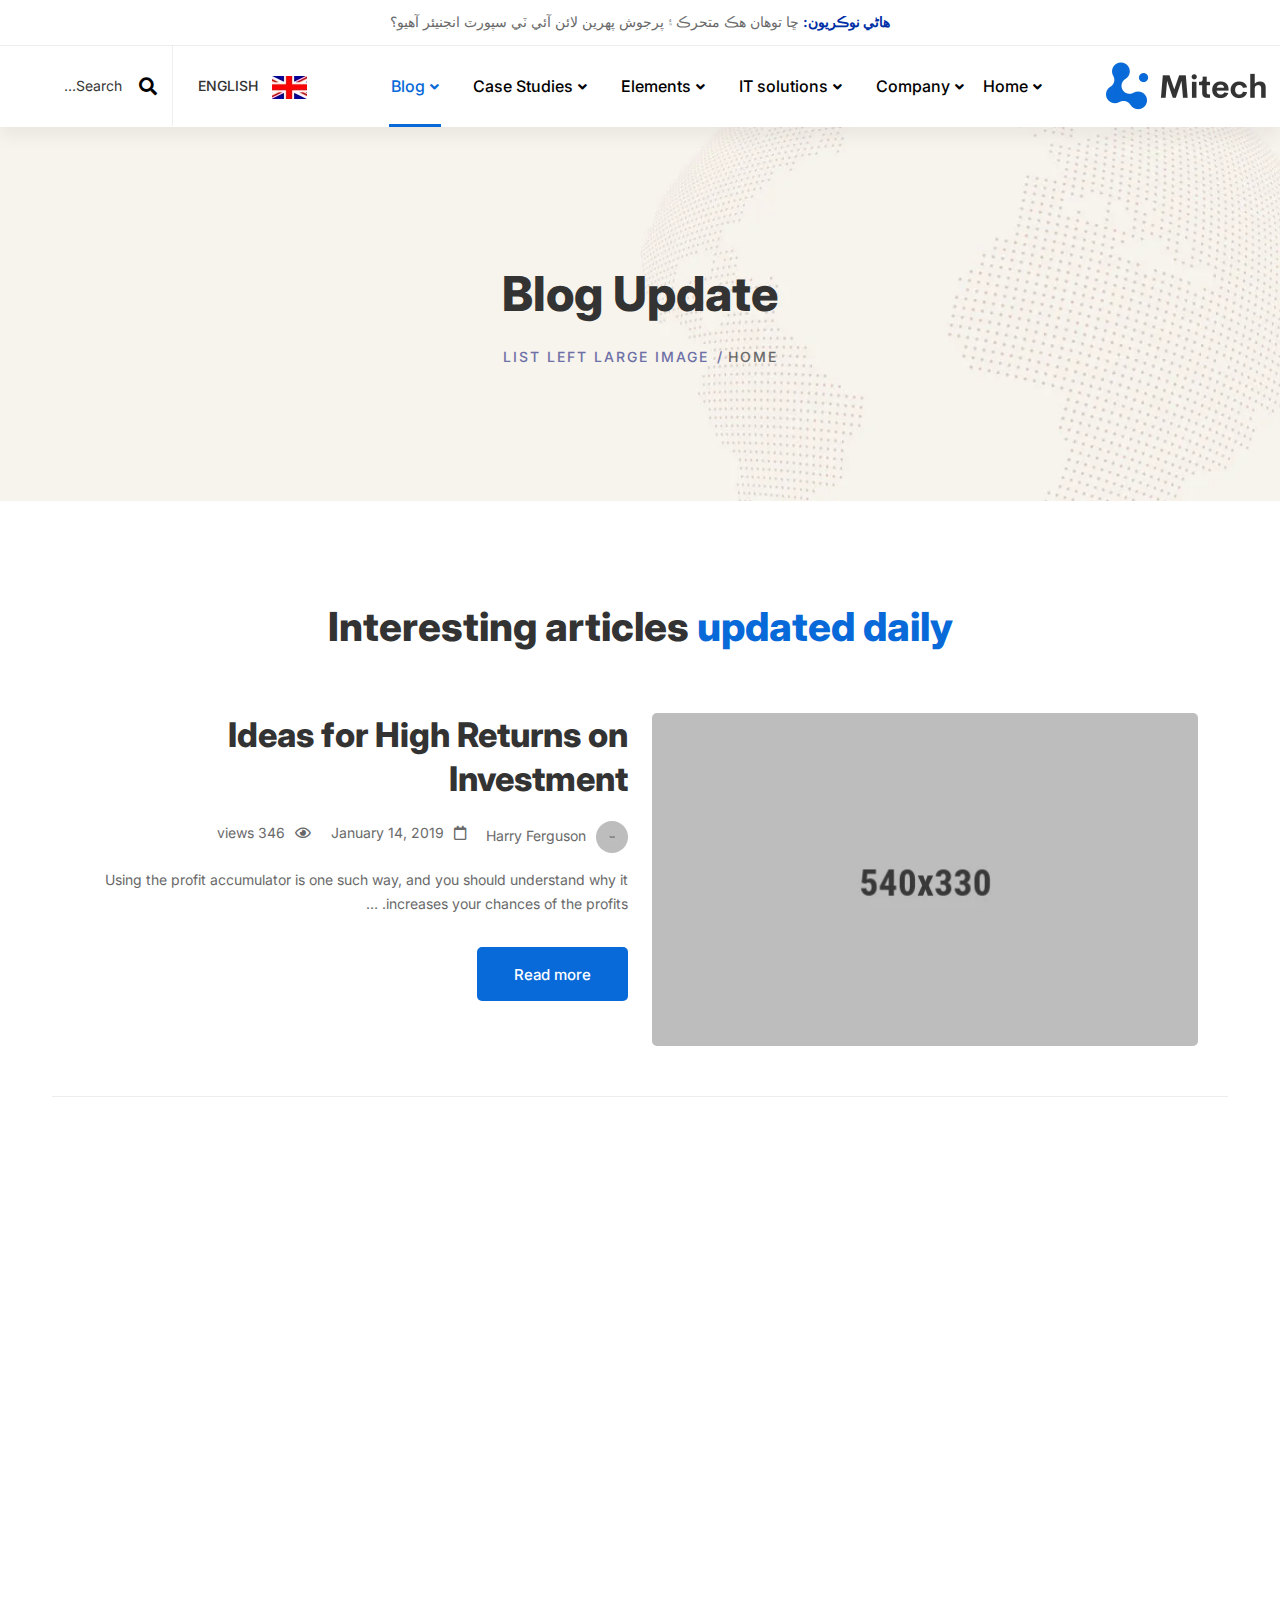
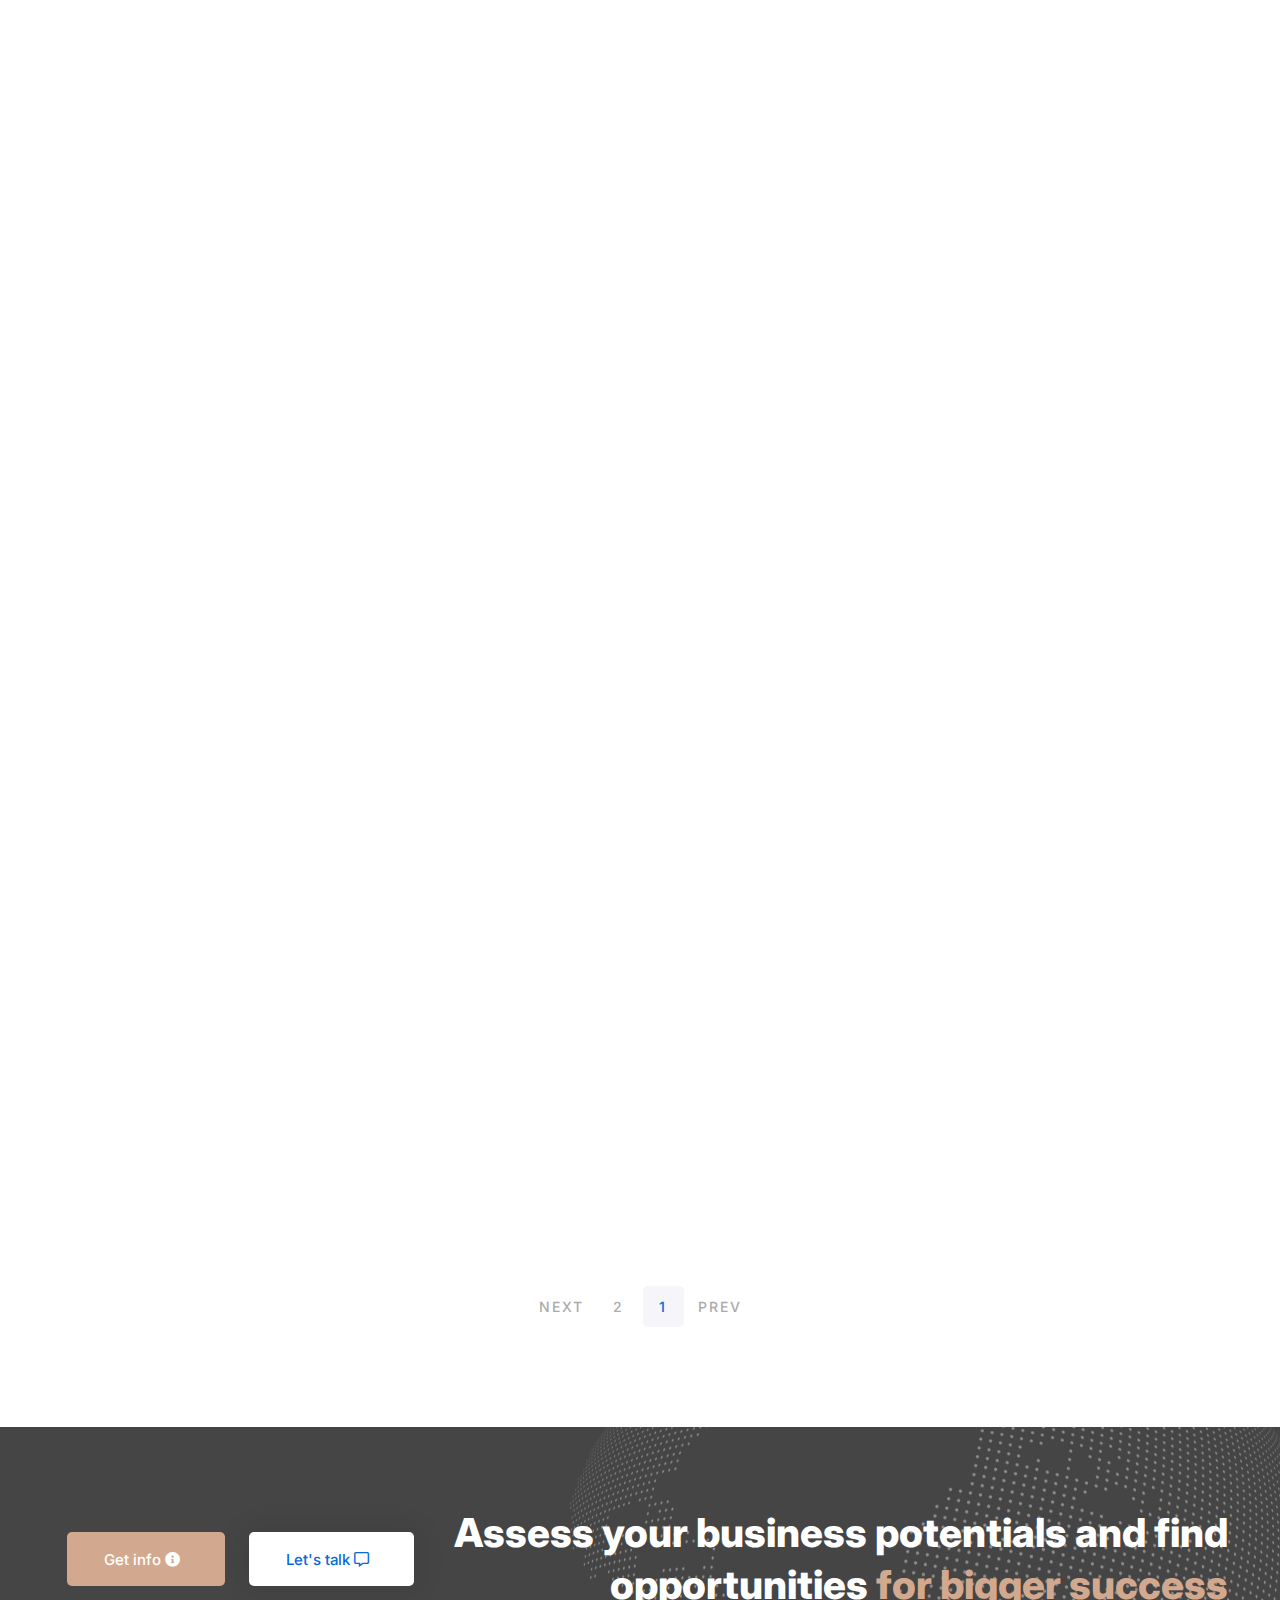
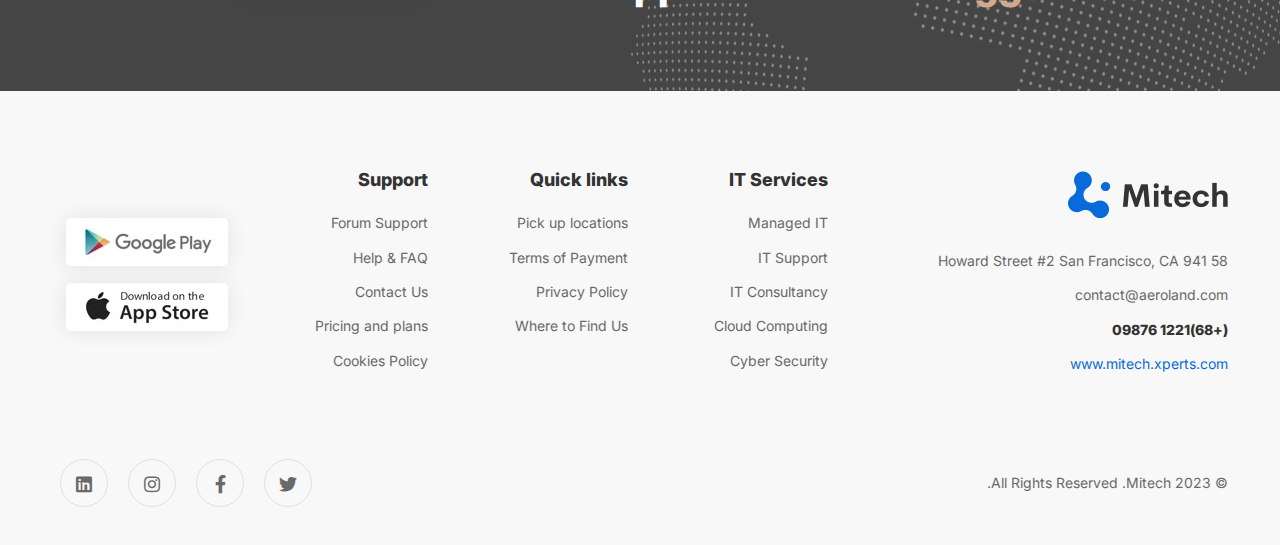
<file: blog-list-left-large-image.html>
<!DOCTYPE html>
<html class="no-js" lang="zxx" dir="rtl">

<head>
    <meta charset="utf-8">
    <meta http-equiv="X-UA-Compatible" content="IE=edge">
    <title>Mitech - Technology IT Solutions HTML Template</title>
    <meta name="description" content="Technology IT Solutions HTML Template">
    <meta name="viewport" content="width=device-width, initial-scale=1">
    <!-- Favicon -->
    <link rel="icon" href="assets/images/favicon.webp">

    <!-- CSS
        ============================================ -->

    <!-- Bootstrap CSS -->
    <link rel="stylesheet" href="assets/css/vendor/bootstrap.min.css">

    <!-- Font Family CSS -->
    <link rel="preconnect" href="https://fonts.googleapis.com">
    <link rel="preconnect" href="https://fonts.gstatic.com" crossorigin>
    <link href="https://fonts.googleapis.com/css2?family=Inter:wght@100;200;300;400;500;600;700;800;900&display=swap" rel="stylesheet">

    <!-- FontAwesome CSS -->
    <link rel="stylesheet" href="assets/css/vendor/fontawesome-all.min.css">

    <!-- Swiper slider CSS -->
    <link rel="stylesheet" href="assets/css/plugins/swiper.min.css">

    <!-- animate-text CSS -->
    <link rel="stylesheet" href="assets/css/plugins/animate-text.css">

    <!-- Animate CSS -->
    <link rel="stylesheet" href="assets/css/plugins/animate.min.css">

    <!-- Light gallery CSS -->
    <link rel="stylesheet" href="assets/css/plugins/lightgallery.min.css">

    <!-- Vendor & Plugins CSS (Please remove the comment from below vendor.min.css & plugins.min.css for better website load performance and remove css files from avobe) -->

    <!-- <link rel="stylesheet" href="assets/css/vendor/vendor.min.css">
            <link rel="stylesheet" href="assets/css/plugins/plugins.min.css"> -->

    <!-- Main Style CSS -->
    <link rel="stylesheet" href="assets/css/style.css">

</head>

<body>





    <div class="preloader-activate preloader-active open_tm_preloader">
        <div class="preloader-area-wrap">
            <div class="spinner d-flex justify-content-center align-items-center h-100">
                <div class="bounce1"></div>
                <div class="bounce2"></div>
                <div class="bounce3"></div>
            </div>
        </div>
    </div>

    <!--====================  header area ====================-->
    <div class="header-area header-area--default">

        <!-- Header Top Wrap Start -->
        <div class="header-top-wrap border-bottom">
            <div class="container-fluid">
                <div class="row">
                    <div class="col-lg-12">
                        <p class="text-center top-message"><a href="#">هاڻي نوڪريون:</a> ڇا توهان هڪ متحرڪ ۽ پرجوش پهرين لائن آئي ٽي سپورٽ انجنيئر آهيو؟</p>
                    </div>
                </div>
            </div>
        </div>
        <!-- Header Top Wrap End -->

        <!-- Header Bottom Wrap Start -->
        <div class="header-bottom-wrap header-sticky">
            <div class="container-fluid">
                <div class="row">
                    <div class="col-lg-12">
                        <div class="header default-menu-style position-relative">

                            <!-- brand logo -->
                            <div class="header__logo">
                                <a href="index.html">
                                    <img src="assets/images/logo/logo-dark.webp" aria-label="Mitech Logo" width="160" height="48" class="img-fluid" alt="">
                                </a>
                            </div>

                            <!-- header midle box  -->
                            <div class="header-midle-box">
                                <div class="header-bottom-wrap d-md-block d-none">
                                    <div class="header-bottom-inner">
                                        <div class="header-bottom-left-wrap">
                                            <!-- navigation menu -->
                                            <div class="header__navigation d-none d-xl-block">
                                                <nav class="navigation-menu primary--menu">

                                                    <ul>
                                                        <li class="has-children has-children--multilevel-submenu">
                                                            <a href="#"><span>Home</span></a>
                                                            <ul class="submenu">
                                                                <li><a href="index-infotechno.html"><span>Software & Techology</span></a></li>
                                                                <li><a href="index-processing.html"><span>Startup Business</span></a></li>
                                                                <li><a href="index-appointment.html"><span>IT Agency</span></a></li>
                                                                <li><a href="index-services.html"><span>IT Services</span></a></li>
                                                                <li><a href="index-resolutions.html"><span>IT Solution</span></a></li>
                                                                <li><a href="index-cybersecurity.html"><span>Cyber Security</span></a></li>
                                                                <li><a href="index-modern-it-company.html"><span>Modern IT Company</span></a></li>
                                                                <li><a href="index-machine-learning.html"><span>Machine Learning</span></a></li>
                                                                <li><a href="index-software-innovation.html"><span>Software Innovation</span></a></li>
                                                            </ul>
                                                        </li>
                                                        <li class="has-children has-children--multilevel-submenu">
                                                            <a href="#"><span>Company</span></a>
                                                            <ul class="submenu">
                                                                <li class="has-children">
                                                                    <a href="about-us-01.html"><span>About us</span></a>
                                                                    <ul class="submenu">
                                                                        <li><a href="about-us-01.html"><span>About us 01</span></a></li>
                                                                        <li><a href="about-us-02.html"><span>About us 02</span></a></li>
                                                                        <li class="has-children">
                                                                            <a href="#"><span>Submenu Level Two</span></a>
                                                                            <ul class="submenu">
                                                                                <li><a href="#"><span>Submenu Level Three</span></a></li>
                                                                                <li><a href="#"><span>Submenu Level Three</span></a></li>
                                                                                <li><a href="#"><span>Submenu Level Three</span></a></li>
                                                                            </ul>
                                                                        </li>
                                                                    </ul>
                                                                </li>
                                                                <li><a href="contact-us.html"><span>Contact us</span></a></li>
                                                                <li><a href="leadership.html"><span>Leadership</span></a></li>
                                                                <li><a href="why-choose-us.html"><span>Why choose us</span></a></li>
                                                                <li><a href="our-history.html"><span>Our history</span></a></li>
                                                                <li><a href="faqs.html"><span>FAQs</span></a></li>
                                                                <li><a href="careers.html"><span>Careers</span></a></li>
                                                                <li><a href="pricing-plans.html"><span>Pricing plans</span></a></li>
                                                            </ul>
                                                        </li>
                                                        <li class="has-children has-children--multilevel-submenu">
                                                            <a href="#"><span>IT solutions</span></a>
                                                            <ul class="submenu">
                                                                <li><a href="it-services.html"><span>IT Services</span></a></li>
                                                                <li><a href="managed-it-service.html"><span>Managed IT Services</span></a></li>
                                                                <li><a href="industries.html"><span>Industries</span></a></li>
                                                                <li><a href="business-solution.html"><span>Business solution</span></a></li>
                                                                <li><a href="it-services-details.html"><span>IT Services Details</span></a></li>
                                                            </ul>
                                                        </li>
                                                        <li class="has-children">
                                                            <a href="#"><span>Elements</span></a>
                                                            <!-- mega menu -->
                                                            <ul class="megamenu megamenu--mega">
                                                                <li>
                                                                    <h2 class="page-list-title">ELEMENT GROUP 01</h2>
                                                                    <ul>
                                                                        <li><a href="element-accordion.html"><span>Accordions & Toggles</span></a></li>
                                                                        <li><a href="element-box-icon.html"><span>Box Icon</span></a></li>
                                                                        <li><a href="element-box-image.html"><span>Box Image</span></a></li>
                                                                        <li><a href="element-box-large-image.html"><span>Box Large Image</span></a></li>
                                                                        <li><a href="element-buttons.html"><span>Buttons</span></a></li>
                                                                        <li><a href="element-cta.html"><span>Call to action</span></a></li>
                                                                        <li><a href="element-client-logo.html"><span>Client Logo</span></a></li>
                                                                        <li><a href="element-countdown.html"><span>Countdown</span></a></li>
                                                                    </ul>
                                                                </li>
                                                                <li>
                                                                    <h2 class="page-list-title">ELEMENT GROUP 02</h2>
                                                                    <ul>
                                                                        <li><a href="element-counters.html"><span>Counters</span></a></li>
                                                                        <li><a href="element-dividers.html"><span>Dividers</span></a></li>
                                                                        <li><a href="element-flexible-image-slider.html"><span>Flexible image slider</span></a></li>
                                                                        <li><a href="element-google-map.html"><span>Google Map</span></a></li>
                                                                        <li><a href="element-gradation.html"><span>Gradation</span></a></li>
                                                                        <li><a href="element-instagram.html"><span>Instagram</span></a></li>
                                                                        <li><a href="element-lists.html"><span>Lists</span></a></li>
                                                                        <li><a href="element-message-box.html"><span>Message box</span></a></li>
                                                                    </ul>
                                                                </li>
                                                                <li>
                                                                    <h2 class="page-list-title">ELEMENT GROUP 03</h2>
                                                                    <ul>
                                                                        <li><a href="element-popup-video.html"><span>Popup Video</span></a></li>
                                                                        <li><a href="element-pricing-box.html"><span>Pricing Box</span></a></li>
                                                                        <li><a href="element-progress-bar.html"><span>Progress Bar</span></a></li>
                                                                        <li><a href="element-progress-circle.html"><span>Progress Circle</span></a></li>
                                                                        <li><a href="element-rows-columns.html"><span>Rows & Columns</span></a></li>
                                                                        <li><a href="element-social-networks.html"><span>Social Networks</span></a></li>
                                                                        <li><a href="element-tabs.html"><span>Tabs</span></a></li>
                                                                        <li><a href="element-team-member.html"><span>Team member</span></a></li>
                                                                    </ul>
                                                                </li>
                                                                <li>
                                                                    <h2 class="page-list-title">ELEMENT GROUP 04</h2>
                                                                    <ul>
                                                                        <li><a href="element-testimonials.html"><span>Testimonials</span></a></li>
                                                                        <li><a href="element-timeline.html"><span>Timeline</span></a></li>
                                                                        <li><a href="element-carousel-sliders.html"><span>Carousel Sliders</span></a></li>
                                                                        <li><a href="element-typed-text.html"><span>Typed Text</span></a></li>
                                                                    </ul>
                                                                </li>
                                                            </ul>
                                                        </li>
                                                        <li class="has-children has-children--multilevel-submenu">
                                                            <a href="#"><span>Case Studies</span></a>
                                                            <!-- multilevel submenu -->
                                                            <ul class="submenu">
                                                                <li><a href="case-studies.html"><span>Case Studies 01</span></a></li>
                                                                <li><a href="case-studies-02.html"><span>Case Studies 02</span></a></li>
                                                                <li><a href="single-smart-vision.html"><span>Single Layout</span></a></li>
                                                            </ul>
                                                        </li>
                                                        <li class="has-children has-children--multilevel-submenu">
                                                            <a href="blog-list-large-image.html"><span>Blog</span></a>
                                                            <!-- multilevel submenu -->
                                                            <ul class="submenu">
                                                                <li><a href="blog-list-large-image.html"><span>List Large Image</span></a></li>
                                                                <li><a href="blog-list-left-large-image.html"><span>Left Large Image</span></a></li>
                                                                <li><a href="blog-grid-classic.html"><span>Grid Classic</span></a></li>
                                                                <li><a href="blog-grid-masonry.html"><span>Grid Masonry</span></a></li>
                                                                <li class="has-children">
                                                                    <a href="blog-post-layout-one.html"><span>Single Layouts</span></a>
                                                                    <ul class="submenu">
                                                                        <li><a href="blog-post-layout-one.html"><span>Left Sidebar</span></a></li>
                                                                        <li><a href="blog-post-right-sidebar.html"><span>Right Sidebar</span></a></li>
                                                                        <li><a href="blog-post-no-sidebar.html"><span>No Sidebar</span></a></li>
                                                                    </ul>
                                                                </li>
                                                            </ul>
                                                        </li>
                                                    </ul>
                                                </nav>
                                            </div>
                                        </div>
                                    </div>
                                </div>

                            </div>

                            <!-- header right box -->
                            <div class="header-right-box">
                                <div class="header-right-inner" id="hidden-icon-wrapper">

                                    <!-- language-menu -->
                                    <div class="language-menu">
                                        <ul>
                                            <li>
                                                <a href="#" class="">
                                                    <img class="ls-flag" src="assets/images/flags/en.webp" alt="en" title="English">
                                                    <span class="wpml-ls-native">English</span>
                                                </a>

                                                <ul class="ls-sub-menu">
                                                    <li class="">
                                                        <a href="#" class="">
                                                            <img class="ls-flag" src="assets/images/flags/fr.webp" alt="en" title="Français"><span class="wpml-ls-native">Français</span>
                                                        </a>
                                                    </li>
                                                    <li class="">
                                                        <a href="#" class="">
                                                            <img class="wpml-ls-flag" src="assets/images/flags/de.webp" alt="de" title="Deutsch"><span class="wpml-ls-native">Deutsch</span>
                                                        </a>
                                                    </li>

                                                </ul>

                                            </li>

                                        </ul>
                                    </div>

                                    <!-- header-search-form -->
                                    <div class="header-search-form default-search">
                                        <form action="#" class="search-form-top">
                                            <input class="search-field" type="text" placeholder="Search…">
                                            <button class="search-submit">
                                                <i class="search-btn-icon fa fa-search"></i>
                                            </button>
                                        </form>
                                    </div>
                                </div>

                                <!-- mobile menu -->
                                <div class="mobile-navigation-icon d-block d-xl-none" id="mobile-menu-trigger">
                                    <i></i>
                                </div>
                                <!-- hidden icons menu -->
                                <div class="hidden-icons-menu d-block d-md-none" id="hidden-icon-trigger">
                                    <a href="javascript:void(0)">
                                        <i class="far fa-ellipsis-h-alt"></i>
                                    </a>
                                </div>
                            </div>

                        </div>
                    </div>
                </div>
            </div>
        </div>
        <!-- Header Bottom Wrap End -->

    </div>
    <!--====================  End of header area  ====================-->














    <!-- breadcrumb-area start -->
    <div class="breadcrumb-area">
        <div class="container">
            <div class="row">
                <div class="col-12">
                    <div class="breadcrumb_box text-center">
                        <h2 class="breadcrumb-title">Blog Update</h2>
                        <!-- breadcrumb-list start -->
                        <ul class="breadcrumb-list">
                            <li class="breadcrumb-item"><a href="index.html">Home</a></li>
                            <li class="breadcrumb-item active">List Left Large Image</li>
                        </ul>
                        <!-- breadcrumb-list end -->
                    </div>
                </div>
            </div>
        </div>
    </div>
    <!-- breadcrumb-area end -->











    <div id="main-wrapper">
        <div class="site-wrapper-reveal">



            <!--====================   Blog Area Start ====================-->
            <div class="blog-pages-wrapper section-space--ptb_100">
                <div class="container">
                    <div class="row">

                        <div class="col-lg-12 order-lg-2 order-1">
                            <div class="section-title-wrap text-center section-space--mb_60">
                                <h3 class="heading">Interesting articles<span class="text-color-primary"> updated daily</span></h3>
                            </div>
                            <div class="main-blog-wrap">
                                <!--======= Single Blog Item Start ========-->
                                <div class="single-blog-item post-list-wrapper xs-list-blog-item border-bottom wow move-up">
                                    <div class="row ">
                                        <div class="col-lg-6">
                                            <!-- Post Feature Start -->
                                            <div class="post-feature blog-thumbnail">
                                                <a href="blog-post-layout-one.html">
                                                    <img class="img-fluid" src="assets/images/blog/blog-01-540x330.webp" alt="Blog Images">
                                                </a>
                                            </div>
                                            <!-- Post Feature End -->
                                        </div>

                                        <div class="col-lg-6">
                                            <!-- Post info Start -->
                                            <div class="post-info lg-blog-post-info">
                                                <h4 class="post-title">
                                                    <a href="blog-post-layout-one.html">Ideas for High Returns on Investment</a>
                                                </h4>

                                                <div class="post-meta mt-20">
                                                    <div class="post-author">
                                                        <a href="#">
                                                            <img class="img-fluid avatar-96" src="assets/images/team/admin.webp" alt=""> Harry Ferguson
                                                        </a>
                                                    </div>
                                                    <div class="post-date">
                                                        <span class="far fa-calendar meta-icon"></span>
                                                        January 14, 2019
                                                    </div>
                                                    <div class="post-view">
                                                        <span class="meta-icon far fa-eye"></span>
                                                        346 views
                                                    </div>
                                                </div>

                                                <div class="post-excerpt mt-15">
                                                    <p>Using the profit accumulator is one such way, and you should understand why it increases your chances of the profits. …</p>
                                                </div>


                                                <div class="read-post-share-wrap mt-30">
                                                    <div class="post-read-more">
                                                        <a href="blog-post-layout-one.html" class="ht-btn ht-btn-md">Read more </a>
                                                    </div>
                                                </div>
                                            </div>
                                            <!-- Post info End -->
                                        </div>
                                    </div>
                                </div>
                                <!--===== Single Blog Item End =========-->

                                <!--======= Single Blog Item Start ========-->
                                <div class="single-blog-item post-list-wrapper xs-list-blog-item border-bottom wow move-up">
                                    <div class="row ">
                                        <div class="col-lg-6">
                                            <!-- Post Feature Start -->
                                            <div class="post-feature blog-thumbnail">
                                                <a href="blog-post-layout-one.html">
                                                    <img class="img-fluid" src="assets/images/blog/blog-08-540x330.webp" alt="Blog Images">
                                                </a>
                                            </div>
                                            <!-- Post Feature End -->
                                        </div>

                                        <div class="col-lg-6">
                                            <!-- Post info Start -->
                                            <div class="post-info lg-blog-post-info">
                                                <h4 class="post-title">
                                                    <a href="blog-post-layout-one.html">How Technology Made Businesses More Efficient</a>
                                                </h4>

                                                <div class="post-meta mt-20">
                                                    <div class="post-author">
                                                        <a href="#">
                                                            <img class="img-fluid avatar-96" src="assets/images/team/admin.webp" alt=""> James Scott
                                                        </a>
                                                    </div>
                                                    <div class="post-date">
                                                        <span class="far fa-calendar meta-icon"></span>
                                                        January 14, 2019
                                                    </div>
                                                    <div class="post-view">
                                                        <span class="meta-icon far fa-eye"></span>
                                                        346 views
                                                    </div>
                                                </div>

                                                <div class="post-excerpt mt-15">
                                                    <p>Using the profit accumulator is one such way, and you should understand why it increases your chances of the profits. …</p>
                                                </div>


                                                <div class="read-post-share-wrap mt-30">
                                                    <div class="post-read-more">
                                                        <a href="blog-post-layout-one.html" class="ht-btn ht-btn-md">Read more </a>
                                                    </div>
                                                </div>
                                            </div>
                                            <!-- Post info End -->
                                        </div>
                                    </div>
                                </div>
                                <!--===== Single Blog Item End =========-->

                                <!--======= Single Blog Item Start ========-->
                                <div class="single-blog-item post-list-wrapper xs-list-blog-item border-bottom wow move-up">
                                    <div class="row ">
                                        <div class="col-lg-6">
                                            <!-- Post Feature Start -->
                                            <div class="post-feature blog-thumbnail">
                                                <a href="blog-post-layout-one.html">
                                                    <img class="img-fluid" src="assets/images/blog/blog-07-540x330.webp" alt="Blog Images">
                                                </a>
                                            </div>
                                            <!-- Post Feature End -->
                                        </div>

                                        <div class="col-lg-6">
                                            <!-- Post info Start -->
                                            <div class="post-info lg-blog-post-info">
                                                <h4 class="post-title">
                                                    <a href="blog-post-layout-one.html">Data Secure on Transitioning to a New Office</a>
                                                </h4>

                                                <div class="post-meta mt-20">
                                                    <div class="post-author">
                                                        <a href="#">
                                                            <img class="img-fluid avatar-96" src="assets/images/team/admin-02.webp" alt=""> James Scott
                                                        </a>
                                                    </div>
                                                    <div class="post-date">
                                                        <span class="far fa-calendar meta-icon"></span>
                                                        January 14, 2019
                                                    </div>
                                                    <div class="post-view">
                                                        <span class="meta-icon far fa-eye"></span>
                                                        346 views
                                                    </div>
                                                </div>

                                                <div class="post-excerpt mt-15">
                                                    <p>Using the profit accumulator is one such way, and you should understand why it increases your chances of the profits. …</p>
                                                </div>


                                                <div class="read-post-share-wrap mt-30">
                                                    <div class="post-read-more">
                                                        <a href="blog-post-layout-one.html" class="ht-btn ht-btn-md">Read more </a>
                                                    </div>
                                                </div>
                                            </div>
                                            <!-- Post info End -->
                                        </div>
                                    </div>
                                </div>
                                <!--===== Single Blog Item End =========-->

                                <!--======= Single Blog Item Start ========-->
                                <div class="single-blog-item post-list-wrapper xs-list-blog-item border-bottom wow move-up">
                                    <div class="row ">
                                        <div class="col-lg-6">
                                            <!-- Post Feature Start -->
                                            <div class="post-feature blog-thumbnail">
                                                <a href="blog-post-layout-one.html">
                                                    <img class="img-fluid" src="assets/images/blog/blog-05-540x330.webp" alt="Blog Images">
                                                </a>
                                            </div>
                                            <!-- Post Feature End -->
                                        </div>

                                        <div class="col-lg-6">
                                            <!-- Post info Start -->
                                            <div class="post-info lg-blog-post-info">
                                                <h4 class="post-title">
                                                    <a href="blog-post-layout-one.html">Blockchain Technology Effects on Logistics Sector?</a>
                                                </h4>

                                                <div class="post-meta mt-20">
                                                    <div class="post-author">
                                                        <a href="#">
                                                            <img class="img-fluid avatar-96" src="assets/images/team/admin.webp" alt=""> James Scott
                                                        </a>
                                                    </div>
                                                    <div class="post-date">
                                                        <span class="far fa-calendar meta-icon"></span>
                                                        January 14, 2019
                                                    </div>
                                                    <div class="post-view">
                                                        <span class="meta-icon far fa-eye"></span>
                                                        346 views
                                                    </div>
                                                </div>

                                                <div class="post-excerpt mt-15">
                                                    <p>Using the profit accumulator is one such way, and you should understand why it increases your chances of the profits. …</p>
                                                </div>


                                                <div class="read-post-share-wrap mt-30">
                                                    <div class="post-read-more">
                                                        <a href="blog-post-layout-one.html" class="ht-btn ht-btn-md">Read more </a>
                                                    </div>
                                                </div>
                                            </div>
                                            <!-- Post info End -->
                                        </div>
                                    </div>
                                </div>
                                <!--===== Single Blog Item End =========-->

                                <!--======= Single Blog Item Start ========-->
                                <div class="single-blog-item post-list-wrapper xs-list-blog-item border-bottom wow move-up">
                                    <div class="row ">
                                        <div class="col-lg-6">
                                            <!-- Post Feature Start -->
                                            <div class="post-feature blog-thumbnail">
                                                <a href="blog-post-layout-one.html">
                                                    <img class="img-fluid" src="assets/images/blog/blog-02-540x330.webp" alt="Blog Images">
                                                </a>
                                            </div>
                                            <!-- Post Feature End -->
                                        </div>

                                        <div class="col-lg-6">
                                            <!-- Post info Start -->
                                            <div class="post-info lg-blog-post-info">
                                                <h4 class="post-title">
                                                    <a href="blog-post-layout-one.html">How Wireless Technology is Changing Business</a>
                                                </h4>

                                                <div class="post-meta mt-20">
                                                    <div class="post-author">
                                                        <a href="#">
                                                            <img class="img-fluid avatar-96" src="assets/images/team/admin-02.webp" alt=""> James Scott
                                                        </a>
                                                    </div>
                                                    <div class="post-date">
                                                        <span class="far fa-calendar meta-icon"></span>
                                                        January 14, 2019
                                                    </div>
                                                    <div class="post-view">
                                                        <span class="meta-icon far fa-eye"></span>
                                                        346 views
                                                    </div>
                                                </div>

                                                <div class="post-excerpt mt-15">
                                                    <p>Using the profit accumulator is one such way, and you should understand why it increases your chances of the profits. …</p>
                                                </div>


                                                <div class="read-post-share-wrap mt-30">
                                                    <div class="post-read-more">
                                                        <a href="blog-post-layout-one.html" class="ht-btn ht-btn-md">Read more </a>
                                                    </div>
                                                </div>
                                            </div>
                                            <!-- Post info End -->
                                        </div>
                                    </div>
                                </div>
                                <!--===== Single Blog Item End =========-->

                                <div class="ht-pagination mt-30 pagination justify-content-center">
                                    <div class="pagination-wrapper">
                                        <ul class="page-pagination">
                                            <li><a class="prev page-numbers" href="#">Prev</a></li>
                                            <li><a class="page-numbers current" href="#">1</a></li>
                                            <li><a class="page-numbers" href="#">2</a></li>
                                            <li><a class="next page-numbers" href="#">Next</a></li>
                                        </ul>
                                    </div>
                                </div>

                            </div>
                        </div>
                    </div>
                </div>
            </div>
            <!--====================  Blog Area End  ====================-->













            <!--========== Call to Action Area Start ============-->
            <div class="cta-image-area_one section-space--ptb_80 cta-bg-image_one">
                <div class="container">
                    <div class="row align-items-center">
                        <div class="col-xl-8 col-lg-7">
                            <div class="cta-content md-text-center">
                                <h3 class="heading text-white">Assess your business potentials and find opportunities <span class="text-color-secondary">for bigger success</span></h3>
                            </div>
                        </div>
                        <div class="col-xl-4 col-lg-5">
                            <div class="cta-button-group--one text-center">
                                <a href="#" class="btn btn--white btn-one"><span class="btn-icon me-2"><i class="far fa-comment-alt"></i></span> Let's talk</a>
                                <a href="#" class="btn btn--secondary  btn-two"><span class="btn-icon me-2"><i class="fas fa-info-circle"></i></span> Get info</a>
                            </div>
                        </div>
                    </div>
                </div>
            </div>
            <!--========== Call to Action Area End ============-->








        </div>

        <!--====================  footer area ====================-->
        <div class="footer-area-wrapper bg-gray">
            <div class="footer-area section-space--ptb_80">
                <div class="container">
                    <div class="row footer-widget-wrapper">
                        <div class="col-lg-4 col-md-6 col-sm-6 footer-widget">
                            <div class="footer-widget__logo mb-30">
                                <img src="assets/images/logo/dark-logo-160x48.webp" width="160" height="48" class="img-fluid" alt="">
                            </div>
                            <ul class="footer-widget__list">
                                <li>58 Howard Street #2 San Francisco, CA 941</li>
                                <li><a href="mailto:contact@aeroland.com" class="hover-style-link">contact@aeroland.com</a></li>
                                <li><a href="tel:123344556" class="hover-style-link text-black font-weight--bold">(+68)1221 09876</a></li>
                                <li><a href="https://hasthemes.com/" class="hover-style-link text-color-primary">www.mitech.xperts.com</a></li>
                            </ul>
                        </div>
                        <div class="col-lg-2 col-md-4 col-sm-6 footer-widget">
                            <h6 class="footer-widget__title mb-20">IT Services</h6>
                            <ul class="footer-widget__list">
                                <li><a href="#" class="hover-style-link">Managed IT</a></li>
                                <li><a href="#" class="hover-style-link">IT Support</a></li>
                                <li><a href="#" class="hover-style-link">IT Consultancy</a></li>
                                <li><a href="#" class="hover-style-link">Cloud Computing</a></li>
                                <li><a href="#" class="hover-style-link">Cyber Security</a></li>
                            </ul>
                        </div>
                        <div class="col-lg-2 col-md-4 col-sm-6 footer-widget">
                            <h6 class="footer-widget__title mb-20">Quick links</h6>
                            <ul class="footer-widget__list">
                                <li><a href="#" class="hover-style-link">Pick up locations</a></li>
                                <li><a href="#" class="hover-style-link">Terms of Payment</a></li>
                                <li><a href="#" class="hover-style-link">Privacy Policy</a></li>
                                <li><a href="#" class="hover-style-link">Where to Find Us</a></li>
                            </ul>
                        </div>
                        <div class="col-lg-2 col-md-4 col-sm-6 footer-widget">
                            <h6 class="footer-widget__title mb-20">Support</h6>
                            <ul class="footer-widget__list">
                                <li><a href="#" class="hover-style-link">Forum Support</a></li>
                                <li><a href="#" class="hover-style-link">Help & FAQ</a></li>
                                <li><a href="#" class="hover-style-link">Contact Us</a></li>
                                <li><a href="#" class="hover-style-link">Pricing and plans</a></li>
                                <li><a href="#" class="hover-style-link">Cookies Policy</a></li>
                            </ul>
                        </div>
                        <div class="col-lg-2 col-md-4 col-sm-6 footer-widget">
                            <div class="footer-widget__title section-space--mb_50"></div>
                            <ul class="footer-widget__list">
                                <li><a href="#" class="image_btn" aria-label="Google play Button"><img class="img-fluid" src="assets/images/icons/aeroland-button-google-play.webp" alt=""></a></li>
                                <li><a href="#" class="image_btn" aria-label="App Store Button"><img class="img-fluid" src="assets/images/icons/aeroland-button-app-store.webp" alt=""></a></li>
                            </ul>
                        </div>
                    </div>
                </div>
            </div>
            <div class="footer-copyright-area section-space--pb_30">
                <div class="container">
                    <div class="row align-items-center">
                        <div class="col-md-6 text-center text-md-end">
                            <span class="copyright-text">&copy; 2023 Mitech. <a href="https://hasthemes.com/">All Rights Reserved.</a></span>
                        </div>
                        <div class="col-md-6 text-center text-md-start">
                            <ul class="list ht-social-networks solid-rounded-icon">

                                <li class="item">
                                    <a href="https://twitter.com" target="_blank" aria-label="Twitter" class="social-link hint--bounce hint--top hint--primary">
                                        <i class="fab fa-twitter link-icon"></i>
                                    </a>
                                </li>
                                <li class="item">
                                    <a href="https://facebook.com" target="_blank" aria-label="Facebook" class="social-link hint--bounce hint--top hint--primary">
                                        <i class="fab fa-facebook-f link-icon"></i>
                                    </a>
                                </li>
                                <li class="item">
                                    <a href="https://instagram.com" target="_blank" aria-label="Instagram" class="social-link hint--bounce hint--top hint--primary">
                                        <i class="fab fa-instagram link-icon"></i>
                                    </a>
                                </li>
                                <li class="item">
                                    <a href="https://linkedin.com" target="_blank" aria-label="Linkedin" class="social-link hint--bounce hint--top hint--primary">
                                        <i class="fab fa-linkedin link-icon"></i>
                                    </a>
                                </li>
                            </ul>
                        </div>
                    </div>
                </div>
            </div>
        </div>
        <!--====================  End of footer area  ====================-->












    </div>


    <!--====================  scroll top ====================-->
    <a href="#" class="scroll-top" id="scroll-top">
        <i class="arrow-top fas fa-chevron-up"></i>
        <i class="arrow-bottom fas fa-chevron-up"></i>
    </a>
    <!--====================  End of scroll top  ====================-->

    <!--====================  mobile menu overlay ====================-->
    <div class="mobile-menu-overlay" id="mobile-menu-overlay">
        <div class="mobile-menu-overlay__inner">
            <div class="mobile-menu-overlay__header">
                <div class="container-fluid">
                    <div class="row align-items-center">
                        <div class="col-md-6 col-8">
                            <!-- logo -->
                            <div class="logo">
                                <a href="index.html">
                                    <img src="assets/images/logo/logo-dark.webp" class="img-fluid" alt="">
                                </a>
                            </div>
                        </div>
                        <div class="col-md-6 col-4">
                            <!-- mobile menu content -->
                            <div class="mobile-menu-content text-start">
                                <span class="mobile-navigation-close-icon" id="mobile-menu-close-trigger"></span>
                            </div>
                        </div>
                    </div>
                </div>
            </div>
            <div class="mobile-menu-overlay__body">
                <nav class="offcanvas-navigation">
                    <ul>
                        <li class="has-children">
                            <a href="index.html">Home</a>
                            <ul class="sub-menu">
                                <li><a href="index-infotechno.html"><span>Infotechno</span></a></li>
                                <li><a href="index-processing.html"><span>Processing</span></a></li>
                                <li><a href="index-appointment.html"><span>Appointment</span></a></li>
                                <li><a href="index-services.html"><span>Services</span></a></li>
                                <li><a href="index-resolutions.html"><span>Resolutions</span></a></li>
                                <li><a href="index-cybersecurity.html"><span>cybersecurity</span></a></li>
                                <li><a href="index-modern-it-company.html"><span>Modern IT Company</span></a></li>
                                <li><a href="index-machine-learning.html"><span>Machine Learning</span></a></li>
                                <li><a href="index-software-innovation.html"><span>Software Innovation</span></a></li>
                            </ul>
                        </li>
                        <li class="has-children">
                            <a href="#">Company</a>
                            <ul class="sub-menu">
                                <li class="has-children">
                                    <a href="about-us-01.html"><span>About us</span></a>
                                    <ul class="sub-menu">
                                        <li><a href="about-us-01.html"><span>About us 01</span></a></li>
                                        <li><a href="about-us-02.html"><span>About us 02</span></a></li>
                                        <li class="has-children">
                                            <a href="#"><span>Submenu Level Two</span></a>
                                            <ul class="sub-menu">
                                                <li><a href="#"><span>Submenu Level Three</span></a></li>
                                                <li><a href="#"><span>Submenu Level Three</span></a></li>
                                                <li><a href="#"><span>Submenu Level Three</span></a></li>
                                            </ul>
                                        </li>
                                    </ul>
                                </li>
                                <li><a href="contact-us.html"><span>Contact us</span></a></li>
                                <li><a href="leadership.html"><span>Leadership</span></a></li>
                                <li><a href="why-choose-us.html"><span>Why choose us</span></a></li>
                                <li><a href="our-history.html"><span>Our history</span></a></li>
                                <li><a href="faqs.html"><span>FAQs</span></a></li>
                                <li><a href="careers.html"><span>Careers</span></a></li>
                                <li><a href="pricing-plans.html"><span>Pricing plans</span></a></li>
                            </ul>
                        </li>
                        <li class="has-children">
                            <a href="#">IT solutions</a>
                            <ul class="sub-menu">
                                <li><a href="it-services.html"><span>IT Services</span></a></li>
                                <li><a href="managed-it-service.html"><span>Managed IT Services</span></a></li>
                                <li><a href="industries.html"><span>Industries</span></a></li>
                                <li><a href="business-solution.html"><span>Business solution</span></a></li>
                                <li><a href="it-services-details.html"><span>IT Services Details</span></a></li>
                            </ul>
                        </li>
                        <li class="has-children">
                            <a href="#">Elements</a>
                            <ul class="sub-menu">
                                <li class="has-children">
                                    <a href="#">Element Group 01</a>
                                    <ul class="sub-menu">
                                        <li><a href="element-accordion.html"><span>Accordions & Toggles</span></a></li>
                                        <li><a href="element-box-icon.html"><span>Box Icon</span></a></li>
                                        <li><a href="element-box-image.html"><span>Box Image</span></a></li>
                                        <li><a href="element-box-large-image.html"><span>Box Large Image</span></a></li>
                                        <li><a href="element-buttons.html"><span>Buttons</span></a></li>
                                        <li><a href="element-cta.html"><span>Call to action</span></a></li>
                                        <li><a href="element-client-logo.html"><span>Client Logo</span></a></li>
                                        <li><a href="element-countdown.html"><span>Countdown</span></a></li>
                                    </ul>
                                </li>
                                <li class="has-children">
                                    <a href="#">Element Group 02</a>
                                    <ul class="sub-menu">
                                        <li><a href="element-counters.html"><span>Counters</span></a></li>
                                        <li><a href="element-dividers.html"><span>Dividers</span></a></li>
                                        <li><a href="element-flexible-image-slider.html"><span>Flexible image slider</span></a></li>
                                        <li><a href="element-google-map.html"><span>Google Map</span></a></li>
                                        <li><a href="element-gradation.html"><span>Gradation</span></a></li>
                                        <li><a href="element-instagram.html"><span>Instagram</span></a></li>
                                        <li><a href="element-lists.html"><span>Lists</span></a></li>
                                        <li><a href="element-message-box.html"><span>Message box</span></a></li>
                                    </ul>
                                </li>
                                <li class="has-children">
                                    <a href="#">Element Group 03</a>
                                    <ul class="sub-menu">
                                        <li><a href="element-popup-video.html"><span>Popup Video</span></a></li>
                                        <li><a href="element-pricing-box.html"><span>Pricing Box</span></a></li>
                                        <li><a href="element-progress-bar.html"><span>Progress Bar</span></a></li>
                                        <li><a href="element-progress-circle.html"><span>Progress Circle</span></a></li>
                                        <li><a href="element-rows-columns.html"><span>Rows & Columns</span></a></li>
                                        <li><a href="element-social-networks.html"><span>Social Networks</span></a></li>
                                        <li><a href="element-tabs.html"><span>Tabs</span></a></li>
                                        <li><a href="element-team-member.html"><span>Team member</span></a></li>
                                    </ul>
                                </li>
                                <li class="has-children">
                                    <a href="#">Element Group 04</a>
                                    <ul class="sub-menu">
                                        <li><a href="element-testimonials.html"><span>Testimonials</span></a></li>
                                        <li><a href="element-timeline.html"><span>Timeline</span></a></li>
                                        <li><a href="element-carousel-sliders.html"><span>Carousel Sliders</span></a></li>
                                        <li><a href="element-typed-text.html"><span>Typed Text</span></a></li>
                                    </ul>
                                </li>

                            </ul>
                        </li>
                        <li class="has-children">
                            <a href="javascript:void(0)">Case Studies</a>
                            <ul class="sub-menu">
                                <li><a href="case-studies.html"><span>Case Studies 01</span></a></li>
                                <li><a href="case-studies-02.html"><span>Case Studies 02</span></a></li>
                                <li><a href="single-smart-vision.html"><span>Single Layout</span></a></li>
                            </ul>
                        </li>
                        <li class="has-children">
                            <a href="javascript:void(0)">Blogs</a>
                            <ul class="sub-menu">
                                <li><a href="blog-list-large-image.html"><span>List Large Image</span></a></li>
                                <li><a href="blog-list-left-large-image.html"><span>Left Large Image</span></a></li>
                                <li><a href="blog-grid-classic.html"><span>Grid Classic</span></a></li>
                                <li><a href="blog-grid-masonry.html"><span>Grid Masonry</span></a></li>
                                <li class="has-children">
                                    <a href="blog-post-layout-one.html"><span>Single Layouts</span></a>
                                    <ul class="sub-menu">
                                        <li><a href="blog-post-layout-one.html"><span>Left Sidebar</span></a></li>
                                        <li><a href="blog-post-right-sidebar.html"><span>Right Sidebar</span></a></li>
                                        <li><a href="blog-post-no-sidebar.html"><span>No Sidebar</span></a></li>
                                    </ul>
                                </li>
                            </ul>
                        </li>
                    </ul>
                </nav>
            </div>
        </div>
    </div>
    <!--====================  End of mobile menu overlay  ====================-->







    <!--====================  search overlay ====================-->
    <div class="search-overlay" id="search-overlay">

        <div class="search-overlay__header">
            <div class="container-fluid">
                <div class="row align-items-center">
                    <div class="col-md-6 ms-auto col-4">
                        <!-- search content -->
                        <div class="search-content text-end">
                            <span class="mobile-navigation-close-icon" id="search-close-trigger"></span>
                        </div>
                    </div>
                </div>
            </div>
        </div>
        <div class="search-overlay__inner">
            <div class="search-overlay__body">
                <div class="search-overlay__form">
                    <form action="#">
                        <input type="text" placeholder="Search">
                    </form>
                </div>
            </div>
        </div>
    </div>
    <!--====================  End of search overlay  ====================-->

    <!-- JS
    ============================================ -->
    <!-- Modernizer JS -->
    <script src="assets/js/vendor/modernizr-2.8.3.min.js"></script>

    <!-- jQuery JS -->
    <script src="assets/js/vendor/jquery-3.5.1.min.js"></script>
    <script src="assets/js/vendor/jquery-migrate-3.3.0.min.js"></script>

    <!-- Bootstrap JS -->
    <script src="assets/js/vendor/bootstrap.min.js"></script>

    <!-- wow JS -->
    <script src="assets/js/plugins/wow.min.js"></script>

    <!-- Swiper Slider JS -->
    <script src="assets/js/plugins/swiper.min.js"></script>

    <!-- Light gallery JS -->
    <script src="assets/js/plugins/lightgallery.min.js"></script>

    <!-- Waypoints JS -->
    <script src="assets/js/plugins/waypoints.min.js"></script>

    <!-- Counter down JS -->
    <script src="assets/js/plugins/countdown.min.js"></script>

    <!-- Isotope JS -->
    <script src="assets/js/plugins/isotope.min.js"></script>

    <!-- Masonry JS -->
    <script src="assets/js/plugins/masonry.min.js"></script>

    <!-- ImagesLoaded JS -->
    <script src="assets/js/plugins/images-loaded.min.js"></script>

    <!-- Wavify JS -->
    <script src="assets/js/plugins/wavify.js"></script>

    <!-- jQuery Wavify JS -->
    <script src="assets/js/plugins/jquery.wavify.js"></script>

    <!-- circle progress JS -->
    <script src="assets/js/plugins/circle-progress.min.js"></script>

    <!-- counterup JS -->
    <script src="assets/js/plugins/counterup.min.js"></script>

    <!-- animation text JS -->
    <script src="assets/js/plugins/animation-text.min.js"></script>

    <!-- Vivus JS -->
    <script src="assets/js/plugins/vivus.min.js"></script>

    <!-- Some plugins JS -->
    <script src="assets/js/plugins/some-plugins.js"></script>


    <!-- Plugins JS (Please remove the comment from below plugins.min.js for better website load performance and remove plugin js files from avobe) -->

    <!--         
    <script src="assets/js/plugins/plugins.min.js"></script> 
    -->

    <!-- Main JS -->
    <script src="assets/js/main.js"></script>

</body>

</html>
</file>
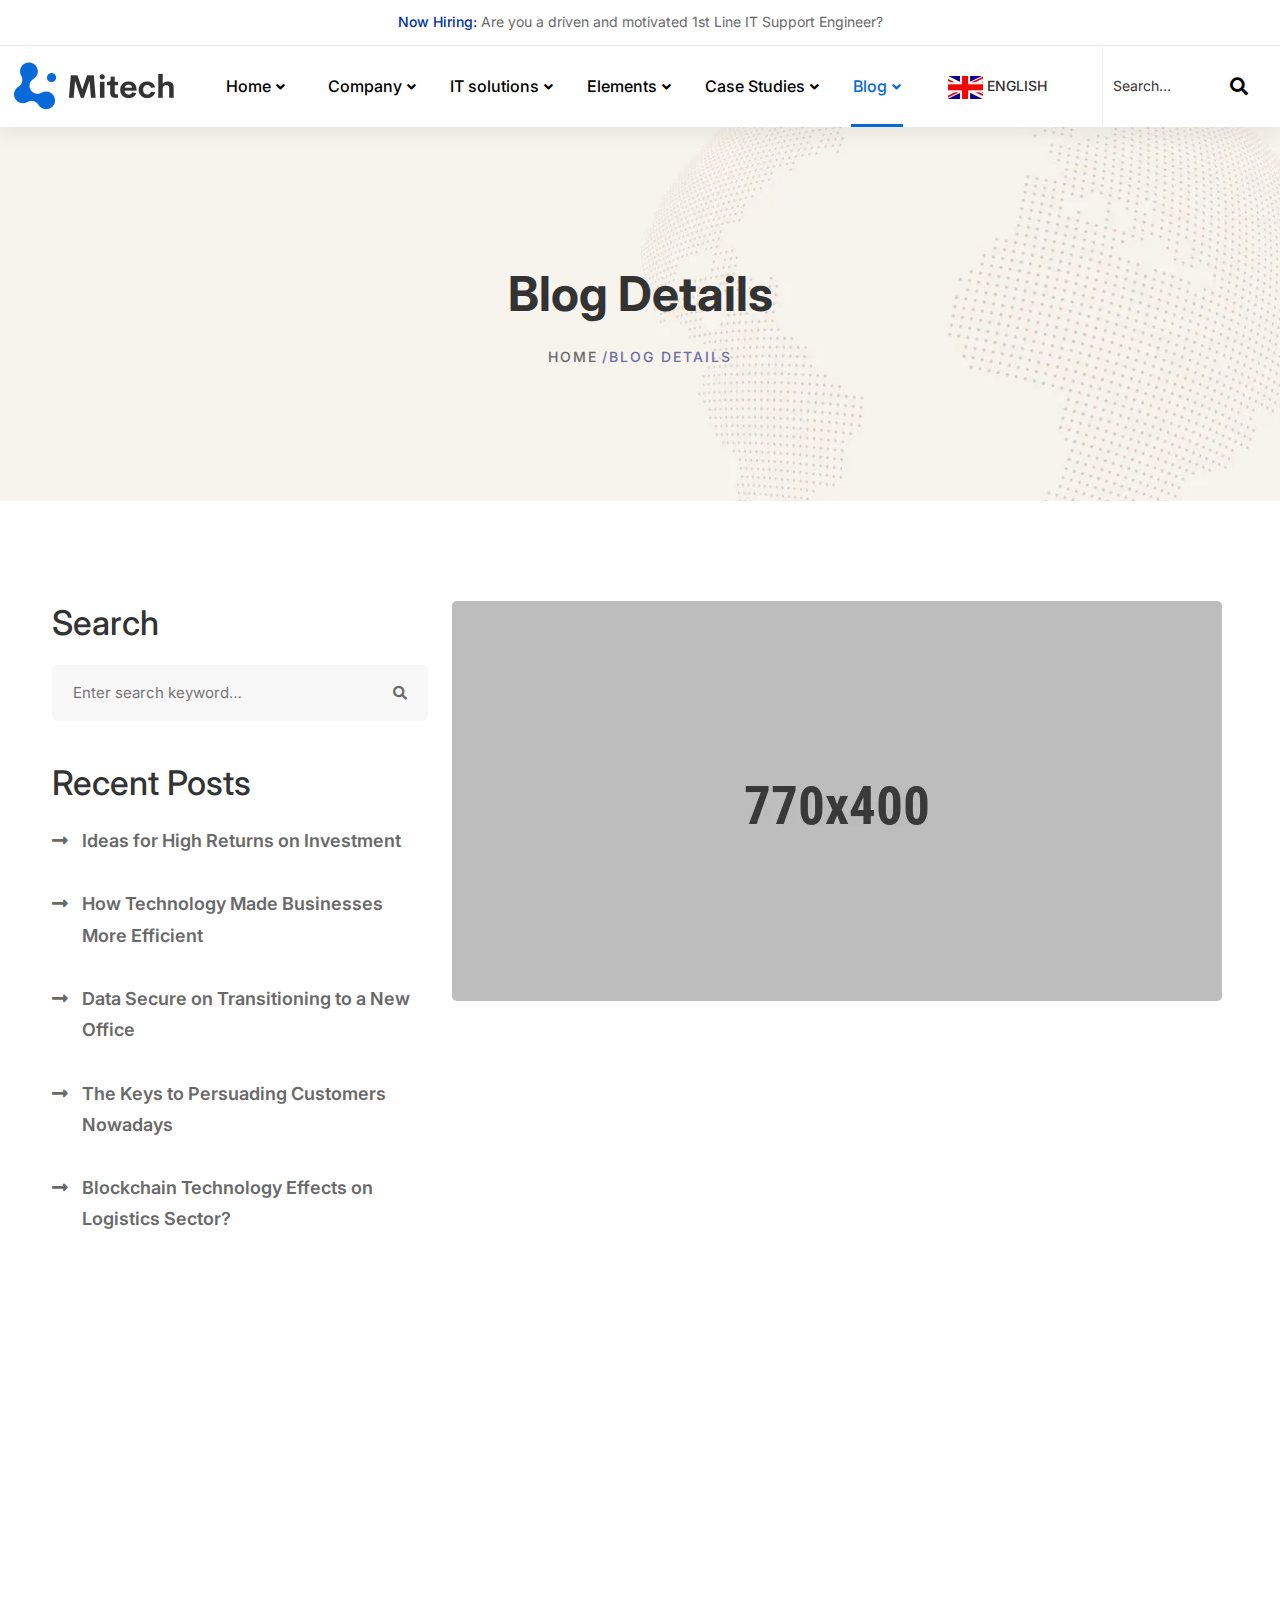
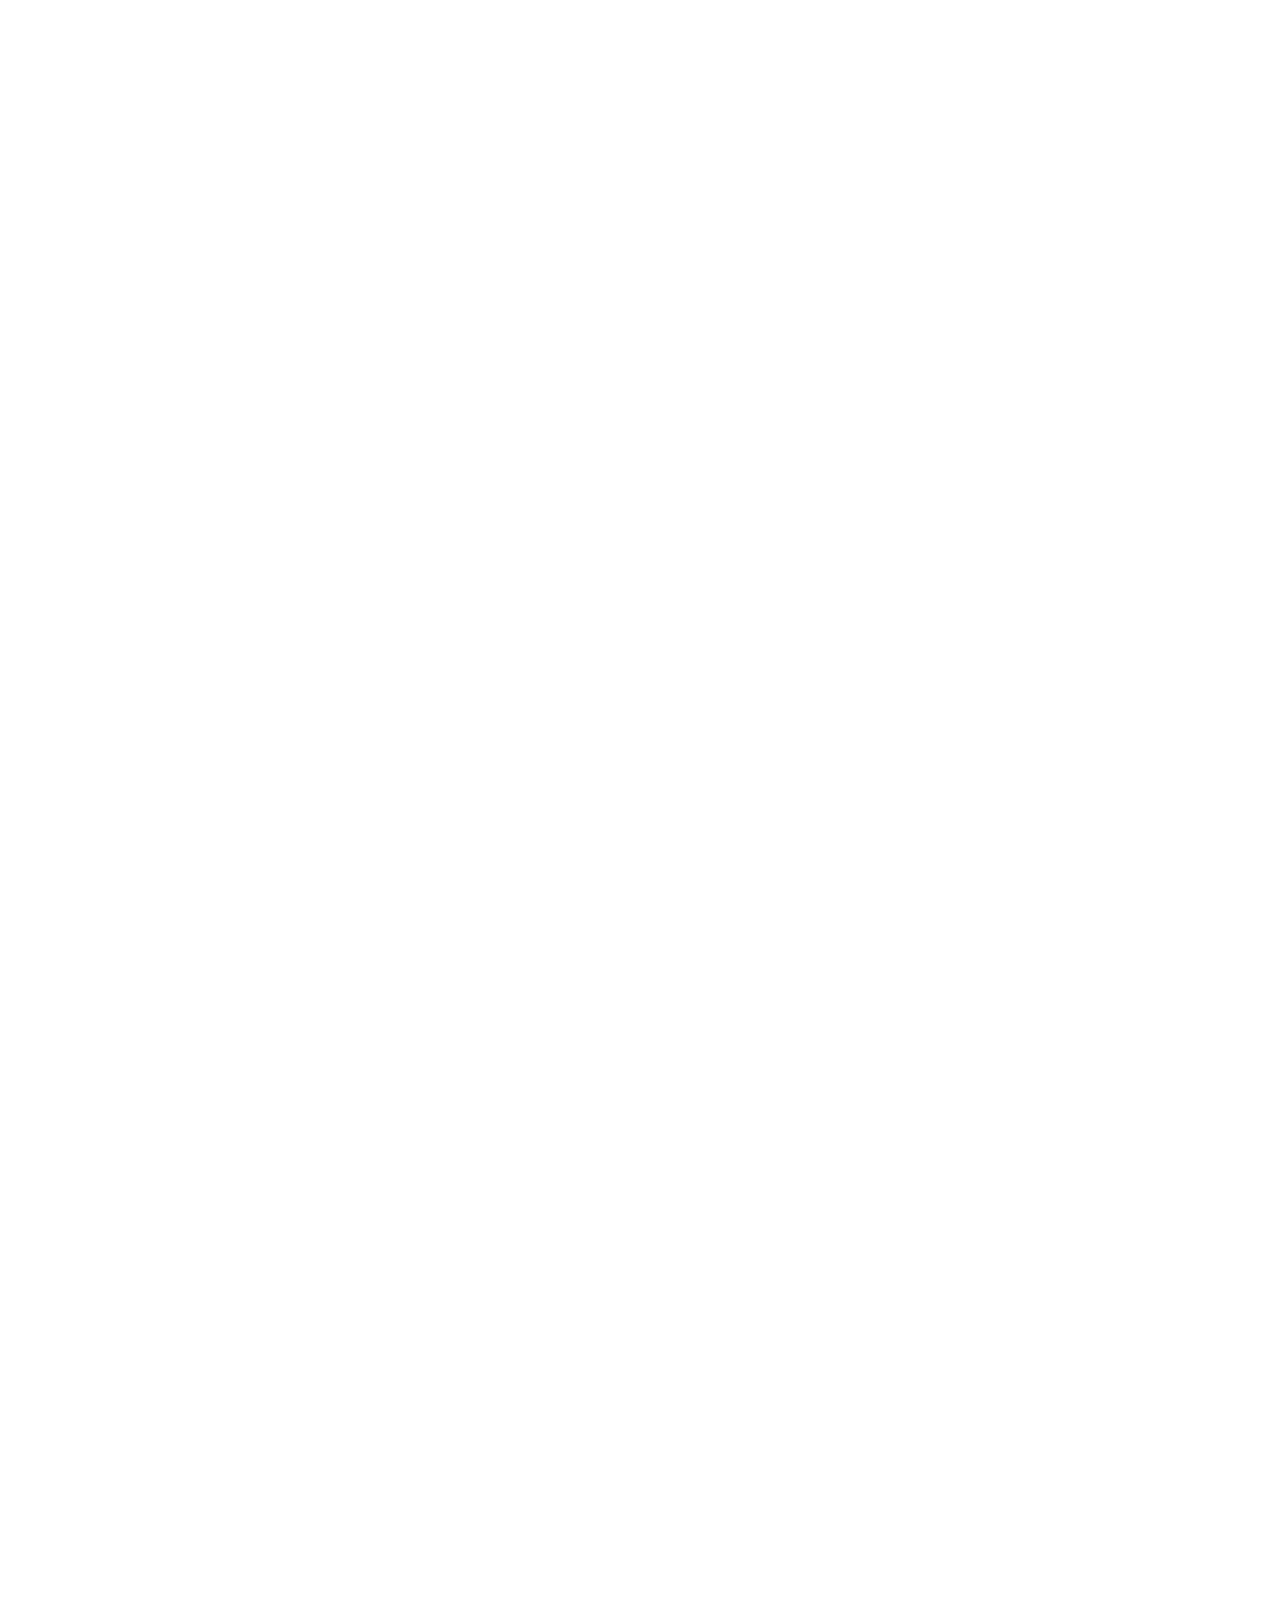
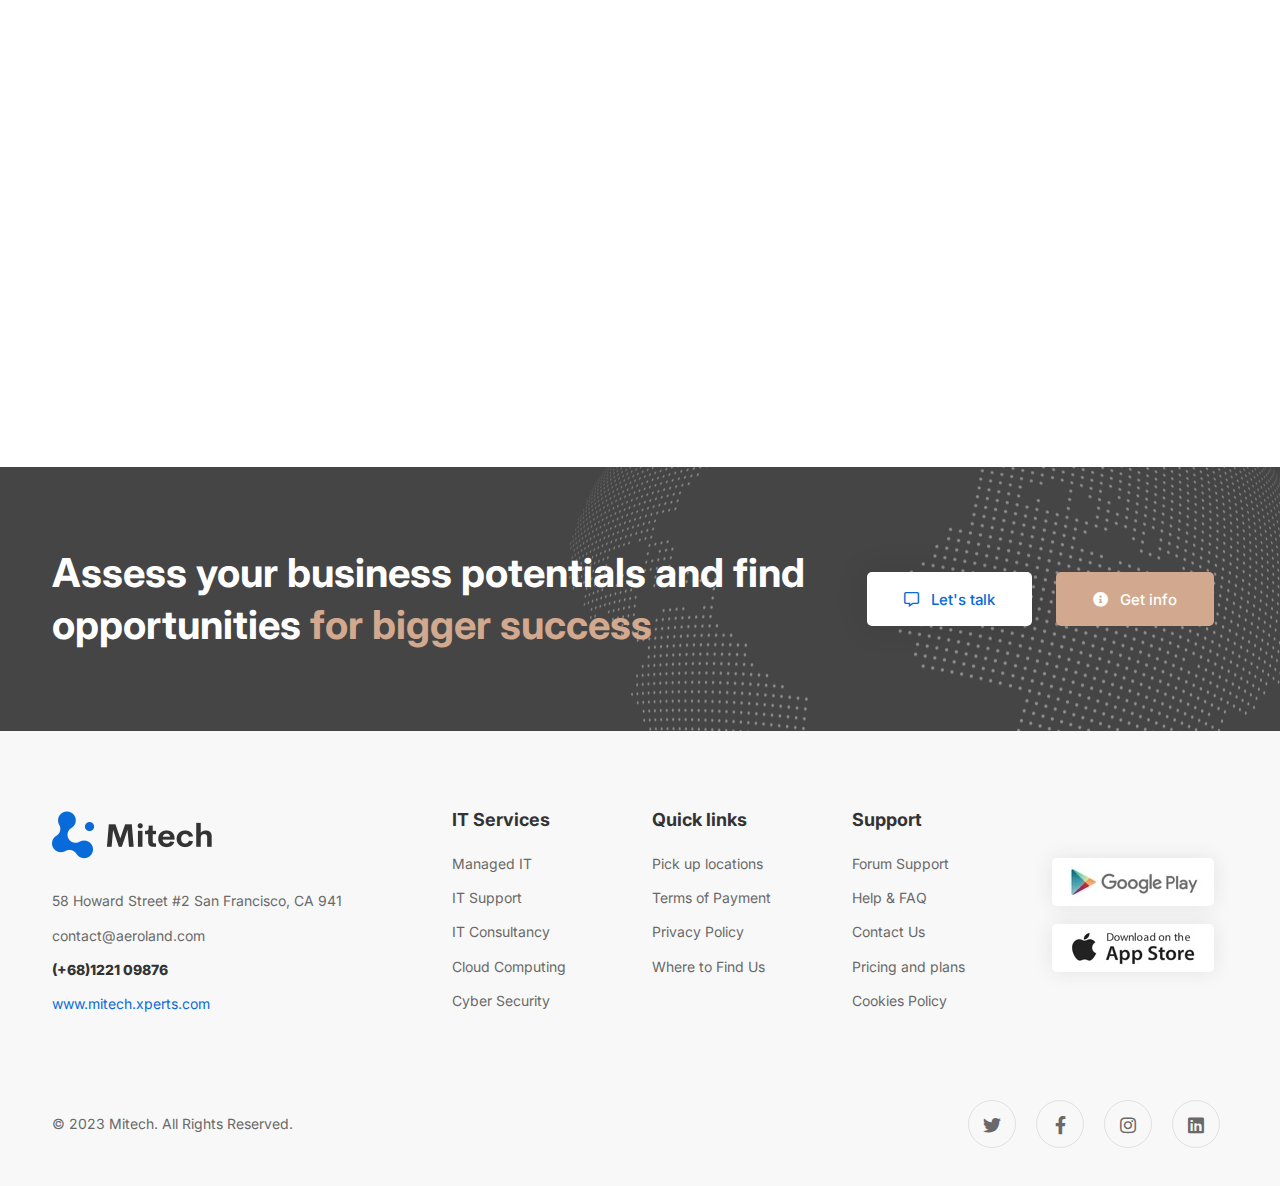
<file: blog-post-layout-one.html>
<!DOCTYPE html>
<html class="no-js" lang="zxx" dir="ltr">

<head>
    <meta charset="utf-8">
    <meta http-equiv="X-UA-Compatible" content="IE=edge">
    <title>Mitech - Technology IT Solutions HTML Template</title>
    <meta name="viewport" content="width=device-width, initial-scale=1">
    <meta name="description" content="Technology IT Solutions HTML Template">
    <!-- Favicon -->
    <link rel="icon" href="assets/images/favicon.webp">

    <!-- CSS
        ============================================ -->

    <!-- Bootstrap CSS -->
    <link rel="stylesheet" href="assets/css/vendor/bootstrap.min.css">

    <!-- Font Family CSS -->
    <link rel="preconnect" href="https://fonts.googleapis.com">
    <link rel="preconnect" href="https://fonts.gstatic.com" crossorigin>
    <link href="https://fonts.googleapis.com/css2?family=Inter:wght@100;200;300;400;500;600;700;800;900&display=swap" rel="stylesheet">

    <!-- FontAwesome CSS -->
    <link rel="stylesheet" href="assets/css/vendor/fontawesome-all.min.css">

    <!-- Swiper slider CSS -->
    <link rel="stylesheet" href="assets/css/plugins/swiper.min.css">

    <!-- animate-text CSS -->
    <link rel="stylesheet" href="assets/css/plugins/animate-text.css">

    <!-- Animate CSS -->
    <link rel="stylesheet" href="assets/css/plugins/animate.min.css">

    <!-- Light gallery CSS -->
    <link rel="stylesheet" href="assets/css/plugins/lightgallery.min.css">

    <!-- Vendor & Plugins CSS (Please remove the comment from below vendor.min.css & plugins.min.css for better website load performance and remove css files from avobe) -->

    <!-- <link rel="stylesheet" href="assets/css/vendor/vendor.min.css">
        <link rel="stylesheet" href="assets/css/plugins/plugins.min.css"> -->

    <!-- Main Style CSS -->
    <link rel="stylesheet" href="assets/css/style.css">

</head>

<body>




    <div class="preloader-activate preloader-active open_tm_preloader">
        <div class="preloader-area-wrap">
            <div class="spinner d-flex justify-content-center align-items-center h-100">
                <div class="bounce1"></div>
                <div class="bounce2"></div>
                <div class="bounce3"></div>
            </div>
        </div>
    </div>

    <!--====================  header area ====================-->
    <div class="header-area header-area--default">

        <!-- Header Top Wrap Start -->
        <div class="header-top-wrap border-bottom">
            <div class="container-fluid">
                <div class="row">
                    <div class="col-lg-12">
                        <p class="text-center top-message"><a href="#">Now Hiring:</a> Are you a driven and motivated 1st Line IT Support Engineer?</p>
                    </div>
                </div>
            </div>
        </div>
        <!-- Header Top Wrap End -->

        <!-- Header Bottom Wrap Start -->
        <div class="header-bottom-wrap header-sticky">
            <div class="container-fluid">
                <div class="row">
                    <div class="col-lg-12">
                        <div class="header default-menu-style position-relative">

                            <!-- brand logo -->
                            <div class="header__logo">
                                <a href="index.html">
                                    <img src="assets/images/logo/logo-dark.webp" aria-label="Mitech Logo" width="160" height="48" class="img-fluid" alt="">
                                </a>
                            </div>

                            <!-- header midle box  -->
                            <div class="header-midle-box">
                                <div class="header-bottom-wrap d-md-block d-none">
                                    <div class="header-bottom-inner">
                                        <div class="header-bottom-left-wrap">
                                            <!-- navigation menu -->
                                            <div class="header__navigation d-none d-xl-block">
                                                <nav class="navigation-menu primary--menu">

                                                    <ul>
                                                        <li class="has-children has-children--multilevel-submenu">
                                                            <a href="#"><span>Home</span></a>
                                                            <ul class="submenu">
                                                                <li><a href="index-infotechno.html"><span>Software & Techology</span></a></li>
                                                                <li><a href="index-processing.html"><span>Startup Business</span></a></li>
                                                                <li><a href="index-appointment.html"><span>IT Agency</span></a></li>
                                                                <li><a href="index-services.html"><span>IT Services</span></a></li>
                                                                <li><a href="index-resolutions.html"><span>IT Solution</span></a></li>
                                                                <li><a href="index-cybersecurity.html"><span>Cyber Security</span></a></li>
                                                                <li><a href="index-modern-it-company.html"><span>Modern IT Company</span></a></li>
                                                                <li><a href="index-machine-learning.html"><span>Machine Learning</span></a></li>
                                                                <li><a href="index-software-innovation.html"><span>Software Innovation</span></a></li>
                                                            </ul>
                                                        </li>
                                                        <li class="has-children has-children--multilevel-submenu">
                                                            <a href="#"><span>Company</span></a>
                                                            <ul class="submenu">
                                                                <li class="has-children">
                                                                    <a href="about-us-01.html"><span>About us</span></a>
                                                                    <ul class="submenu">
                                                                        <li><a href="about-us-01.html"><span>About us 01</span></a></li>
                                                                        <li><a href="about-us-02.html"><span>About us 02</span></a></li>
                                                                        <li class="has-children">
                                                                            <a href="#"><span>Submenu Level Two</span></a>
                                                                            <ul class="submenu">
                                                                                <li><a href="#"><span>Submenu Level Three</span></a></li>
                                                                                <li><a href="#"><span>Submenu Level Three</span></a></li>
                                                                                <li><a href="#"><span>Submenu Level Three</span></a></li>
                                                                            </ul>
                                                                        </li>
                                                                    </ul>
                                                                </li>
                                                                <li><a href="contact-us.html"><span>Contact us</span></a></li>
                                                                <li><a href="leadership.html"><span>Leadership</span></a></li>
                                                                <li><a href="why-choose-us.html"><span>Why choose us</span></a></li>
                                                                <li><a href="our-history.html"><span>Our history</span></a></li>
                                                                <li><a href="faqs.html"><span>FAQs</span></a></li>
                                                                <li><a href="careers.html"><span>Careers</span></a></li>
                                                                <li><a href="pricing-plans.html"><span>Pricing plans</span></a></li>
                                                            </ul>
                                                        </li>
                                                        <li class="has-children has-children--multilevel-submenu">
                                                            <a href="#"><span>IT solutions</span></a>
                                                            <ul class="submenu">
                                                                <li><a href="it-services.html"><span>IT Services</span></a></li>
                                                                <li><a href="managed-it-service.html"><span>Managed IT Services</span></a></li>
                                                                <li><a href="industries.html"><span>Industries</span></a></li>
                                                                <li><a href="business-solution.html"><span>Business solution</span></a></li>
                                                                <li><a href="it-services-details.html"><span>IT Services Details</span></a></li>
                                                            </ul>
                                                        </li>
                                                        <li class="has-children">
                                                            <a href="#"><span>Elements</span></a>
                                                            <!-- mega menu -->
                                                            <ul class="megamenu megamenu--mega">
                                                                <li>
                                                                    <h2 class="page-list-title">ELEMENT GROUP 01</h2>
                                                                    <ul>
                                                                        <li><a href="element-accordion.html"><span>Accordions & Toggles</span></a></li>
                                                                        <li><a href="element-box-icon.html"><span>Box Icon</span></a></li>
                                                                        <li><a href="element-box-image.html"><span>Box Image</span></a></li>
                                                                        <li><a href="element-box-large-image.html"><span>Box Large Image</span></a></li>
                                                                        <li><a href="element-buttons.html"><span>Buttons</span></a></li>
                                                                        <li><a href="element-cta.html"><span>Call to action</span></a></li>
                                                                        <li><a href="element-client-logo.html"><span>Client Logo</span></a></li>
                                                                        <li><a href="element-countdown.html"><span>Countdown</span></a></li>
                                                                    </ul>
                                                                </li>
                                                                <li>
                                                                    <h2 class="page-list-title">ELEMENT GROUP 02</h2>
                                                                    <ul>
                                                                        <li><a href="element-counters.html"><span>Counters</span></a></li>
                                                                        <li><a href="element-dividers.html"><span>Dividers</span></a></li>
                                                                        <li><a href="element-flexible-image-slider.html"><span>Flexible image slider</span></a></li>
                                                                        <li><a href="element-google-map.html"><span>Google Map</span></a></li>
                                                                        <li><a href="element-gradation.html"><span>Gradation</span></a></li>
                                                                        <li><a href="element-instagram.html"><span>Instagram</span></a></li>
                                                                        <li><a href="element-lists.html"><span>Lists</span></a></li>
                                                                        <li><a href="element-message-box.html"><span>Message box</span></a></li>
                                                                    </ul>
                                                                </li>
                                                                <li>
                                                                    <h2 class="page-list-title">ELEMENT GROUP 03</h2>
                                                                    <ul>
                                                                        <li><a href="element-popup-video.html"><span>Popup Video</span></a></li>
                                                                        <li><a href="element-pricing-box.html"><span>Pricing Box</span></a></li>
                                                                        <li><a href="element-progress-bar.html"><span>Progress Bar</span></a></li>
                                                                        <li><a href="element-progress-circle.html"><span>Progress Circle</span></a></li>
                                                                        <li><a href="element-rows-columns.html"><span>Rows & Columns</span></a></li>
                                                                        <li><a href="element-social-networks.html"><span>Social Networks</span></a></li>
                                                                        <li><a href="element-tabs.html"><span>Tabs</span></a></li>
                                                                        <li><a href="element-team-member.html"><span>Team member</span></a></li>
                                                                    </ul>
                                                                </li>
                                                                <li>
                                                                    <h2 class="page-list-title">ELEMENT GROUP 04</h2>
                                                                    <ul>
                                                                        <li><a href="element-testimonials.html"><span>Testimonials</span></a></li>
                                                                        <li><a href="element-timeline.html"><span>Timeline</span></a></li>
                                                                        <li><a href="element-carousel-sliders.html"><span>Carousel Sliders</span></a></li>
                                                                        <li><a href="element-typed-text.html"><span>Typed Text</span></a></li>
                                                                    </ul>
                                                                </li>
                                                            </ul>
                                                        </li>
                                                        <li class="has-children has-children--multilevel-submenu">
                                                            <a href="#"><span>Case Studies</span></a>
                                                            <!-- multilevel submenu -->
                                                            <ul class="submenu">
                                                                <li><a href="case-studies.html"><span>Case Studies 01</span></a></li>
                                                                <li><a href="case-studies-02.html"><span>Case Studies 02</span></a></li>
                                                                <li><a href="single-smart-vision.html"><span>Single Layout</span></a></li>
                                                            </ul>
                                                        </li>
                                                        <li class="has-children has-children--multilevel-submenu">
                                                            <a href="blog-list-large-image.html"><span>Blog</span></a>
                                                            <!-- multilevel submenu -->
                                                            <ul class="submenu">
                                                                <li><a href="blog-list-large-image.html"><span>List Large Image</span></a></li>
                                                                <li><a href="blog-list-left-large-image.html"><span>Left Large Image</span></a></li>
                                                                <li><a href="blog-grid-classic.html"><span>Grid Classic</span></a></li>
                                                                <li><a href="blog-grid-masonry.html"><span>Grid Masonry</span></a></li>
                                                                <li class="has-children">
                                                                    <a href="blog-post-layout-one.html"><span>Single Layouts</span></a>
                                                                    <ul class="submenu">
                                                                        <li><a href="blog-post-layout-one.html"><span>Left Sidebar</span></a></li>
                                                                        <li><a href="blog-post-right-sidebar.html"><span>Right Sidebar</span></a></li>
                                                                        <li><a href="blog-post-no-sidebar.html"><span>No Sidebar</span></a></li>
                                                                    </ul>
                                                                </li>
                                                            </ul>
                                                        </li>
                                                    </ul>
                                                </nav>
                                            </div>
                                        </div>
                                    </div>
                                </div>

                            </div>

                            <!-- header right box -->
                            <div class="header-right-box">
                                <div class="header-right-inner" id="hidden-icon-wrapper">

                                    <!-- language-menu -->
                                    <div class="language-menu">
                                        <ul>
                                            <li>
                                                <a href="#" class="">
                                                    <img class="ls-flag" src="assets/images/flags/en.webp" alt="en" title="English">
                                                    <span class="wpml-ls-native">English</span>
                                                </a>

                                                <ul class="ls-sub-menu">
                                                    <li class="">
                                                        <a href="#" class="">
                                                            <img class="ls-flag" src="assets/images/flags/fr.webp" alt="en" title="Français"><span class="wpml-ls-native">Français</span>
                                                        </a>
                                                    </li>
                                                    <li class="">
                                                        <a href="#" class="">
                                                            <img class="wpml-ls-flag" src="assets/images/flags/de.webp" alt="de" title="Deutsch"><span class="wpml-ls-native">Deutsch</span>
                                                        </a>
                                                    </li>

                                                </ul>

                                            </li>

                                        </ul>
                                    </div>

                                    <!-- header-search-form -->
                                    <div class="header-search-form default-search">
                                        <form action="#" class="search-form-top">
                                            <input class="search-field" type="text" placeholder="Search…">
                                            <button class="search-submit">
                                                <i class="search-btn-icon fa fa-search"></i>
                                            </button>
                                        </form>
                                    </div>
                                </div>

                                <!-- mobile menu -->
                                <div class="mobile-navigation-icon d-block d-xl-none" id="mobile-menu-trigger">
                                    <i></i>
                                </div>
                                <!-- hidden icons menu -->
                                <div class="hidden-icons-menu d-block d-md-none" id="hidden-icon-trigger">
                                    <a href="javascript:void(0)">
                                        <i class="far fa-ellipsis-h-alt"></i>
                                    </a>
                                </div>
                            </div>

                        </div>
                    </div>
                </div>
            </div>
        </div>
        <!-- Header Bottom Wrap End -->

    </div>
    <!--====================  End of header area  ====================-->














    <!-- breadcrumb-area start -->
    <div class="breadcrumb-area">
        <div class="container">
            <div class="row">
                <div class="col-12">
                    <div class="breadcrumb_box text-center">
                        <h2 class="breadcrumb-title">Blog Details</h2>
                        <!-- breadcrumb-list start -->
                        <ul class="breadcrumb-list">
                            <li class="breadcrumb-item"><a href="index.html">Home</a></li>
                            <li class="breadcrumb-item active">Blog Details</li>
                        </ul>
                        <!-- breadcrumb-list end -->
                    </div>
                </div>
            </div>
        </div>
    </div>
    <!-- breadcrumb-area end -->











    <div id="main-wrapper">
        <div class="site-wrapper-reveal">








            <!--====================  Blog Area Start ====================-->
            <div class="blog-pages-wrapper section-space--ptb_100">
                <div class="container">
                    <div class="row">

                        <div class="col-lg-4 order-lg-1 order-2">
                            <div class="page-sidebar-content-wrapper page-sidebar-left  small-mt__40 tablet-mt__40">

                                <!--=== Sidebar Widget Start ===-->
                                <div class="sidebar-widget search-post wow move-up">
                                    <div class="widget-title">
                                        <h4 class="sidebar-widget-title">Search</h4>
                                    </div>
                                    <form action="#" method="post">
                                        <div class="widget-search">
                                            <input type="text" placeholder="Enter search keyword…">

                                            <button type="submit" class="search-submit">
                                                <span class="search-btn-icon fa fa-search"></span>
                                            </button>

                                        </div>
                                    </form>
                                </div>
                                <!--=== Sidebar Widget End ===-->


                                <!-- === Sidebar Widget Start === -->
                                <div class="sidebar-widget widget-blog-recent-post wow move-up">

                                    <h4 class="sidebar-widget-title">Recent Posts</h4>

                                    <ul>
                                        <li>
                                            <a href="#">Ideas for High Returns on Investment</a>
                                        </li>
                                        <li>
                                            <a href="#">How Technology Made Businesses More Efficient</a>
                                        </li>
                                        <li>
                                            <a href="#">Data Secure on Transitioning to a New Office</a>
                                        </li>
                                        <li>
                                            <a href="#">The Keys to Persuading Customers Nowadays</a>
                                        </li>
                                        <li>
                                            <a href="#">Blockchain Technology Effects on Logistics Sector?</a>
                                        </li>
                                    </ul>

                                </div>
                                <!-- === Sidebar Widget End === -->

                                <!-- === Sidebar Widget Start === -->
                                <div class="sidebar-widget widget-images wow move-up">

                                    <img class="img-fluid" src="assets/images/blog/blog-sidebar-ads.webp" alt="">

                                </div>
                                <!-- === Sidebar Widget End === -->

                                <!-- === Sidebar Widget Start === -->
                                <div class="sidebar-widget widget-tag wow move-up">
                                    <h4 class="sidebar-widget-title">Tags</h4>
                                    <a href="#" class="ht-btn ht-btn-xs">business</a>
                                    <a href="#" class="ht-btn ht-btn-xs">featured</a>
                                    <a href="#" class="ht-btn ht-btn-xs">IT Security</a>
                                    <a href="#" class="ht-btn ht-btn-xs">IT services</a>

                                </div>
                                <!-- === Sidebar Widget End === -->


                            </div>
                        </div>
                        <div class="col-lg-8 order-lg-2 order-1">
                            <div class="main-blog-wrap">
                                <!--======= Single Blog Item Start ========-->
                                <div class="single-blog-item">
                                    <!-- Post Feature Start -->
                                    <div class="post-feature blog-thumbnail wow move-up">
                                        <img class="img-fluid" src="assets/images/blog/blog-02-770x400.webp" alt="Blog Images">
                                    </div>
                                    <!-- Post Feature End -->

                                    <!-- Post info Start -->
                                    <div class="post-info lg-blog-post-info  wow move-up">
                                        <div class="post-categories">
                                            <a href="#"> Success Story, Tips</a>
                                        </div>

                                        <h3 class="post-title">How Wireless Technology is Changing Business</h3>

                                        <div class="post-meta mt-20">
                                            <div class="post-author">
                                                <a href="#">
                                                    <img class="img-fluid avatar-96" src="assets/images/team/admin.webp" alt=""> Harry Ferguson
                                                </a>
                                            </div>
                                            <div class="post-date">
                                                <span class="far fa-calendar meta-icon"></span>
                                                January 14, 2019
                                            </div>
                                            <div class="post-view">
                                                <span class="meta-icon far fa-eye"></span>
                                                346 views
                                            </div>
                                            <div class="post-comments">
                                                <span class="far fa-comment-alt meta-icon"></span>
                                                <a href="#" class="smooth-scroll-link">4 Comments</a>
                                            </div>
                                        </div>

                                        <div class="post-excerpt mt-15">
                                            <p>It’s been said a million times before, if not more, but technology has revolutionised our lives in ways we never expected. From the home to the office, there’s no corner of our day-to-day lives that hasn’t been affected by the technological boom.</p>

                                            <blockquote>
                                                <p class="p1">Wireless technology changes every year too, and it’ll continue to change for as long as we can see. Below, we take a look at a few ways wireless tech has changed businesses so far. </p>
                                            </blockquote>

                                            <p>Offset Dublin has revealed some of its speakers for 2019, which include political illustrator Edel Rodriguez and newly-appointed Pentagram partner Yuri Suzuki.</p>

                                            <p>The three-day annual conference has been running since 2010, and has since branched out with smaller conferences in Sheffield and London.</p>

                                            <p>Offset Dublin is the original branch of the festival brand, and will run from 5-7 April, moving from its previous venue of the Bord Gáis Energy Theatre to The Point Square. There will be two stages with 100 speakers in total.</p>
                                            <p>Source:&nbsp;designweek.co.uk</p>

                                            <div class="entry-post-share-wrap  border-bottom">
                                                <div class="row align-items-center">
                                                    <div class="col-lg-6 col-md-6">
                                                        <div class="entry-post-tags">
                                                            <div class="tagcloud-icon">
                                                                <i class="far fa-tags"></i>
                                                            </div>
                                                            <div class="tagcloud">
                                                                <a href="#"> business</a>, <a href="#">IT Security</a>, <a href="#">IT services</a>
                                                            </div>
                                                        </div>
                                                    </div>

                                                    <div class="col-lg-6 col-md-6">
                                                        <div class="entry-post-share">
                                                            <div class="share-label">
                                                                Share this post
                                                            </div>
                                                            <div class="share-media">
                                                                <span class="share-icon fas fa-share-alt"></span>

                                                                <div class="share-list">
                                                                    <a class="hint--bounce hint--top hint--primary twitter" target="_blank" aria-label="Twitter" href="#">
                                                                        <i class="fab fa-twitter"></i>
                                                                    </a>
                                                                    <a class="hint--bounce hint--top hint--primary facebook" target="_blank" aria-label="Facebook" href="#">
                                                                        <i class="fab fa-facebook-f"></i>
                                                                    </a>
                                                                    <a class="hint--bounce hint--top hint--primary linkedin" target="_blank" aria-label="Linkedin" href="#">
                                                                        <i class="fab fa-linkedin"></i>
                                                                    </a>
                                                                </div>
                                                            </div>
                                                        </div>
                                                    </div>
                                                </div>
                                            </div>

                                            <div class="entry-author">
                                                <div class="author-info">
                                                    <div class="author-avatar">
                                                        <img src="assets/images/team/avatar-06-90x90.webp" alt="">
                                                        <div class="author-social-networks">
                                                            <div class="inner">
                                                                <a class="hint--bounce hint--top hint--primary" aria-label="Twitter" href="#" target="_blank">
                                                                    <i class="fab fa-twitter"></i>
                                                                </a>

                                                                <a class="hint--bounce hint--top hint--primary" aria-label="Facebook" href="#" target="_blank">
                                                                    <i class="fab fa-facebook-f"></i>
                                                                </a>

                                                                <a class="hint--bounce hint--top hint--primary" aria-label="Instagram" href="#" target="_blank">
                                                                    <i class="fab fa-instagram"></i>
                                                                </a>
                                                            </div>
                                                        </div>
                                                    </div>
                                                    <div class="author-description">
                                                        <h6 class="author-name">Owen Christ</h6>

                                                        <div class="author-biographical-info">
                                                            Harry Ferguson is an author, blogger, and designer living in a suburb of Washington, DC. When he’s not designing, blogging, or writing, Ferguson can be found with his head in a book or pinning like a madman.
                                                        </div>
                                                    </div>
                                                </div>
                                            </div>

                                            <div class="related-posts-wrapper">

                                                <div class="row">
                                                    <div class="col-lg-6">
                                                        <!-- Single Valid Post Start -->
                                                        <a class="single-valid-post-wrapper" href="#">
                                                            <div class="single-blog__item">
                                                                <div class="single-valid__thum bg-img" data-bg="assets/images/blog/blog-03-370x120.webp">
                                                                </div>

                                                                <div class="post-content">
                                                                    <h6 class="post-title font-weight--bold">Designers’ Identities & Social Unconscious Bias</h6>
                                                                </div>

                                                            </div>
                                                        </a>
                                                        <!-- Single Valid Post End -->
                                                    </div>
                                                    <div class="col-lg-6">
                                                        <!-- Single Valid Post Start -->
                                                        <a class="single-valid-post-wrapper" href="#">
                                                            <div class="single-blog__item">
                                                                <div class="single-valid__thum bg-img" data-bg="assets/images/blog/blog-05-370x120.webp">
                                                                </div>

                                                                <div class="post-content">
                                                                    <h6 class="post-title font-weight--bold">Designers’ Identities & Social Unconscious Bias</h6>
                                                                </div>

                                                            </div>
                                                        </a>
                                                        <!-- Single Valid Post End -->
                                                    </div>
                                                </div>
                                            </div>

                                            <div class="comment-list-wrapper">

                                                <div class="row">
                                                    <div class="col-lg-12">
                                                        <h4 class="widget-title section-space--mb_50">Comments (3) </h4>
                                                    </div>
                                                    <div class="col-lg-12">

                                                        <ol class="comment-list">
                                                            <li class="comment border-bottom">
                                                                <div class="comment-2">
                                                                    <div class="comment-author vcard">
                                                                        <img alt="" src="assets/images/team/coment.webp">
                                                                    </div>
                                                                    <div class="comment-content">
                                                                        <div class="meta">
                                                                            <h6 class="fn">Edna Watson</h6>
                                                                        </div>
                                                                        <div class="comment-text">
                                                                            <p>Thanks for always keeping your HTML Template up to date. Your level of support and dedication is second to none.</p>
                                                                        </div>

                                                                        <div class="comment-actions">
                                                                            <div class="comment-datetime"> November 16, 2018 at 4:31 am </div><span> | </span>
                                                                            <a class="comment-reply-link" href="#">Reply</a>
                                                                        </div>
                                                                    </div>
                                                                </div>
                                                            </li><!-- comment End-->
                                                            <li class="comment border-bottom">
                                                                <div class="comment-2">
                                                                    <div class="comment-author vcard">
                                                                        <img alt="" src="assets/images/team/comment-2.webp">
                                                                    </div>
                                                                    <div class="comment-content">
                                                                        <div class="meta">
                                                                            <h6 class="fn">Owen Christ</h6>
                                                                        </div>
                                                                        <div class="comment-text">
                                                                            <p>Thanks for always keeping your HTML Template up to date. Your level of support and dedication is second to none.</p>
                                                                        </div>

                                                                        <div class="comment-actions">
                                                                            <div class="comment-datetime"> November 19, 2018 at 4:31 am </div><span> | </span>
                                                                            <a class="comment-reply-link" href="#">Reply</a>
                                                                        </div>
                                                                    </div>
                                                                </div>
                                                            </li><!-- comment End-->
                                                            <li class="comment">
                                                                <div class="comment-5">
                                                                    <div class="comment-author vcard">
                                                                        <img alt="" src="assets/images/team/comment-3.webp">
                                                                    </div>
                                                                    <div class="comment-content">
                                                                        <div class="meta">
                                                                            <h6 class="fn">James Scott</h6>
                                                                            <div class="comment-datetime">
                                                                                November 13, 2018 at 4:50 am </div>
                                                                        </div>
                                                                        <div class="comment-text">
                                                                            <p>Thanks for always keeping your HTML Template up to date. Your level of support and dedication is second to none.</p>
                                                                        </div>

                                                                        <div class="comment-actions">
                                                                            <div class="comment-datetime"> February 12, 2018 at 6:31 am </div><span> | </span>
                                                                            <a class="comment-reply-link" href="#">Reply</a>
                                                                        </div>
                                                                    </div>
                                                                </div>
                                                                <ol class="children">
                                                                    <li class="comment ">
                                                                        <div class="comment-6">
                                                                            <div class="comment-author vcard">
                                                                                <img alt="" src="assets/images/team/reply-comm.webp">
                                                                            </div>
                                                                            <div class="comment-content">
                                                                                <div class="meta">
                                                                                    <h6 class="fn">Harry Ferguson</h6>
                                                                                    <div class="comment-datetime">
                                                                                        February 13, 2019 at 4:51 am </div>
                                                                                </div>
                                                                                <div class="comment-text">
                                                                                    <p>Thanks for always keeping your HTML Template up to date. Your level of support and dedication is second to none.</p>
                                                                                </div>

                                                                                <div class="comment-actions">
                                                                                    <div class="comment-datetime"> November 13, 2018 at 4:31 am </div><span> | </span>
                                                                                    <a class="comment-reply-link" href="#">Reply</a>
                                                                                </div>
                                                                            </div>
                                                                        </div>
                                                                    </li><!-- comment End -->
                                                                </ol><!-- children End -->
                                                            </li><!-- comment End-->
                                                        </ol>
                                                    </div>
                                                </div>
                                            </div>

                                            <div class="comment-list-wrapper">

                                                <div class="row">

                                                    <div class="col-lg-12">
                                                        <h4 class="widget-title mb-20">Leave your thought here </h4>
                                                        <p>Your email address will not be published. Required fields are marked *</p>
                                                    </div>

                                                    <div class="col-lg-12">
                                                        <div class="contact-from-wrapper section-space--mt_30">
                                                            <form action="#" method="post">
                                                                <div class="contact-page-form">
                                                                    <div class="contact-input">
                                                                        <div class="contact-inner">
                                                                            <input name="name" type="text" placeholder="Your Comment *">
                                                                        </div>
                                                                        <div class="contact-inner">
                                                                            <input name="email" type="email" placeholder="Your Email *">
                                                                        </div>

                                                                    </div>
                                                                    <div class="contact-inner contact-message">
                                                                        <textarea name="comment" placeholder="Your Comment"></textarea>
                                                                    </div>
                                                                    <p class="comment-form-cookies-consent">
                                                                        <input type="checkbox">
                                                                        <label>Save my name, email, and website in this browser for the next time I comment.</label>
                                                                    </p>
                                                                    <div class="comment-submit-btn">
                                                                        <button class="ht-btn ht-btn-md" type="submit">Submit</button>
                                                                    </div>
                                                                </div>
                                                            </form>
                                                        </div>
                                                    </div>
                                                </div>
                                            </div>
                                        </div>

                                    </div>
                                    <!-- Post info End -->
                                </div>
                                <!--===== Single Blog Item End =========-->
                            </div>
                        </div>
                    </div>
                </div>
            </div>
            <!--====================  Blog Area End  ====================-->








            <!--========== Call to Action Area Start ============-->
            <div class="cta-image-area_one section-space--ptb_80 cta-bg-image_one">
                <div class="container">
                    <div class="row align-items-center">
                        <div class="col-xl-8 col-lg-7">
                            <div class="cta-content md-text-center">
                                <h3 class="heading text-white">Assess your business potentials and find opportunities <span class="text-color-secondary">for bigger success</span></h3>
                            </div>
                        </div>
                        <div class="col-xl-4 col-lg-5">
                            <div class="cta-button-group--one text-center">
                                <a href="#" class="btn btn--white btn-one"><span class="btn-icon me-2"><i class="far fa-comment-alt"></i></span> Let's talk</a>
                                <a href="#" class="btn btn--secondary  btn-two"><span class="btn-icon me-2"><i class="fas fa-info-circle"></i></span> Get info</a>
                            </div>
                        </div>
                    </div>
                </div>
            </div>
            <!--========== Call to Action Area End ============-->








        </div>

        <!--====================  footer area ====================-->
        <div class="footer-area-wrapper bg-gray">
            <div class="footer-area section-space--ptb_80">
                <div class="container">
                    <div class="row footer-widget-wrapper">
                        <div class="col-lg-4 col-md-6 col-sm-6 footer-widget">
                            <div class="footer-widget__logo mb-30">
                                <img src="assets/images/logo/dark-logo-160x48.webp" width="160" height="48" class="img-fluid" alt="">
                            </div>
                            <ul class="footer-widget__list">
                                <li>58 Howard Street #2 San Francisco, CA 941</li>
                                <li><a href="mailto:contact@aeroland.com" class="hover-style-link">contact@aeroland.com</a></li>
                                <li><a href="tel:123344556" class="hover-style-link text-black font-weight--bold">(+68)1221 09876</a></li>
                                <li><a href="https://hasthemes.com/" class="hover-style-link text-color-primary">www.mitech.xperts.com</a></li>
                            </ul>
                        </div>
                        <div class="col-lg-2 col-md-4 col-sm-6 footer-widget">
                            <h6 class="footer-widget__title mb-20">IT Services</h6>
                            <ul class="footer-widget__list">
                                <li><a href="#" class="hover-style-link">Managed IT</a></li>
                                <li><a href="#" class="hover-style-link">IT Support</a></li>
                                <li><a href="#" class="hover-style-link">IT Consultancy</a></li>
                                <li><a href="#" class="hover-style-link">Cloud Computing</a></li>
                                <li><a href="#" class="hover-style-link">Cyber Security</a></li>
                            </ul>
                        </div>
                        <div class="col-lg-2 col-md-4 col-sm-6 footer-widget">
                            <h6 class="footer-widget__title mb-20">Quick links</h6>
                            <ul class="footer-widget__list">
                                <li><a href="#" class="hover-style-link">Pick up locations</a></li>
                                <li><a href="#" class="hover-style-link">Terms of Payment</a></li>
                                <li><a href="#" class="hover-style-link">Privacy Policy</a></li>
                                <li><a href="#" class="hover-style-link">Where to Find Us</a></li>
                            </ul>
                        </div>
                        <div class="col-lg-2 col-md-4 col-sm-6 footer-widget">
                            <h6 class="footer-widget__title mb-20">Support</h6>
                            <ul class="footer-widget__list">
                                <li><a href="#" class="hover-style-link">Forum Support</a></li>
                                <li><a href="#" class="hover-style-link">Help & FAQ</a></li>
                                <li><a href="#" class="hover-style-link">Contact Us</a></li>
                                <li><a href="#" class="hover-style-link">Pricing and plans</a></li>
                                <li><a href="#" class="hover-style-link">Cookies Policy</a></li>
                            </ul>
                        </div>
                        <div class="col-lg-2 col-md-4 col-sm-6 footer-widget">
                            <div class="footer-widget__title section-space--mb_50"></div>
                            <ul class="footer-widget__list">
                                <li><a href="#" class="image_btn" aria-label="Google play Button"><img class="img-fluid" src="assets/images/icons/aeroland-button-google-play.webp" alt=""></a></li>
                                <li><a href="#" class="image_btn" aria-label="App Store Button"><img class="img-fluid" src="assets/images/icons/aeroland-button-app-store.webp" alt=""></a></li>
                            </ul>
                        </div>
                    </div>
                </div>
            </div>
            <div class="footer-copyright-area section-space--pb_30">
                <div class="container">
                    <div class="row align-items-center">
                        <div class="col-md-6 text-center text-md-start">
                            <span class="copyright-text">&copy; 2023 Mitech. <a href="https://hasthemes.com/">All Rights Reserved.</a></span>
                        </div>
                        <div class="col-md-6 text-center text-md-end">
                            <ul class="list ht-social-networks solid-rounded-icon">

                                <li class="item">
                                    <a href="https://twitter.com" target="_blank" aria-label="Twitter" class="social-link hint--bounce hint--top hint--primary">
                                        <i class="fab fa-twitter link-icon"></i>
                                    </a>
                                </li>
                                <li class="item">
                                    <a href="https://facebook.com" target="_blank" aria-label="Facebook" class="social-link hint--bounce hint--top hint--primary">
                                        <i class="fab fa-facebook-f link-icon"></i>
                                    </a>
                                </li>
                                <li class="item">
                                    <a href="https://instagram.com" target="_blank" aria-label="Instagram" class="social-link hint--bounce hint--top hint--primary">
                                        <i class="fab fa-instagram link-icon"></i>
                                    </a>
                                </li>
                                <li class="item">
                                    <a href="https://linkedin.com" target="_blank" aria-label="Linkedin" class="social-link hint--bounce hint--top hint--primary">
                                        <i class="fab fa-linkedin link-icon"></i>
                                    </a>
                                </li>
                            </ul>
                        </div>
                    </div>
                </div>
            </div>
        </div>
        <!--====================  End of footer area  ====================-->












    </div>
    <!--====================  scroll top ====================-->
    <a href="#" class="scroll-top" id="scroll-top">
        <i class="arrow-top fas fa-chevron-up"></i>
        <i class="arrow-bottom fas fa-chevron-up"></i>
    </a>
    <!--====================  End of scroll top  ====================-->


    <!--====================  mobile menu overlay ====================-->
    <div class="mobile-menu-overlay" id="mobile-menu-overlay">
        <div class="mobile-menu-overlay__inner">
            <div class="mobile-menu-overlay__header">
                <div class="container-fluid">
                    <div class="row align-items-center">
                        <div class="col-md-6 col-8">
                            <!-- logo -->
                            <div class="logo">
                                <a href="index.html">
                                    <img src="assets/images/logo/logo-dark.webp" class="img-fluid" alt="">
                                </a>
                            </div>
                        </div>
                        <div class="col-md-6 col-4">
                            <!-- mobile menu content -->
                            <div class="mobile-menu-content text-end">
                                <span class="mobile-navigation-close-icon" id="mobile-menu-close-trigger"></span>
                            </div>
                        </div>
                    </div>
                </div>
            </div>
            <div class="mobile-menu-overlay__body">
                <nav class="offcanvas-navigation">
                    <ul>
                        <li class="has-children">
                            <a href="index.html">Home</a>
                            <ul class="sub-menu">
                                <li><a href="index-infotechno.html"><span>Infotechno</span></a></li>
                                <li><a href="index-processing.html"><span>Processing</span></a></li>
                                <li><a href="index-appointment.html"><span>Appointment</span></a></li>
                                <li><a href="index-services.html"><span>Services</span></a></li>
                                <li><a href="index-resolutions.html"><span>Resolutions</span></a></li>
                                <li><a href="index-cybersecurity.html"><span>cybersecurity</span></a></li>
                                <li><a href="index-modern-it-company.html"><span>Modern IT Company</span></a></li>
                                <li><a href="index-machine-learning.html"><span>Machine Learning</span></a></li>
                                <li><a href="index-software-innovation.html"><span>Software Innovation</span></a></li>
                            </ul>
                        </li>
                        <li class="has-children">
                            <a href="#">Company</a>
                            <ul class="sub-menu">
                                <li class="has-children">
                                    <a href="about-us-01.html"><span>About us</span></a>
                                    <ul class="sub-menu">
                                        <li><a href="about-us-01.html"><span>About us 01</span></a></li>
                                        <li><a href="about-us-02.html"><span>About us 02</span></a></li>
                                        <li class="has-children">
                                            <a href="#"><span>Submenu Level Two</span></a>
                                            <ul class="sub-menu">
                                                <li><a href="#"><span>Submenu Level Three</span></a></li>
                                                <li><a href="#"><span>Submenu Level Three</span></a></li>
                                                <li><a href="#"><span>Submenu Level Three</span></a></li>
                                            </ul>
                                        </li>
                                    </ul>
                                </li>
                                <li><a href="contact-us.html"><span>Contact us</span></a></li>
                                <li><a href="leadership.html"><span>Leadership</span></a></li>
                                <li><a href="why-choose-us.html"><span>Why choose us</span></a></li>
                                <li><a href="our-history.html"><span>Our history</span></a></li>
                                <li><a href="faqs.html"><span>FAQs</span></a></li>
                                <li><a href="careers.html"><span>Careers</span></a></li>
                                <li><a href="pricing-plans.html"><span>Pricing plans</span></a></li>
                            </ul>
                        </li>
                        <li class="has-children">
                            <a href="#">IT solutions</a>
                            <ul class="sub-menu">
                                <li><a href="it-services.html"><span>IT Services</span></a></li>
                                <li><a href="managed-it-service.html"><span>Managed IT Services</span></a></li>
                                <li><a href="industries.html"><span>Industries</span></a></li>
                                <li><a href="business-solution.html"><span>Business solution</span></a></li>
                                <li><a href="it-services-details.html"><span>IT Services Details</span></a></li>
                            </ul>
                        </li>
                        <li class="has-children">
                            <a href="#">Elements</a>
                            <ul class="sub-menu">
                                <li class="has-children">
                                    <a href="#">Element Group 01</a>
                                    <ul class="sub-menu">
                                        <li><a href="element-accordion.html"><span>Accordions & Toggles</span></a></li>
                                        <li><a href="element-box-icon.html"><span>Box Icon</span></a></li>
                                        <li><a href="element-box-image.html"><span>Box Image</span></a></li>
                                        <li><a href="element-box-large-image.html"><span>Box Large Image</span></a></li>
                                        <li><a href="element-buttons.html"><span>Buttons</span></a></li>
                                        <li><a href="element-cta.html"><span>Call to action</span></a></li>
                                        <li><a href="element-client-logo.html"><span>Client Logo</span></a></li>
                                        <li><a href="element-countdown.html"><span>Countdown</span></a></li>
                                    </ul>
                                </li>
                                <li class="has-children">
                                    <a href="#">Element Group 02</a>
                                    <ul class="sub-menu">
                                        <li><a href="element-counters.html"><span>Counters</span></a></li>
                                        <li><a href="element-dividers.html"><span>Dividers</span></a></li>
                                        <li><a href="element-flexible-image-slider.html"><span>Flexible image slider</span></a></li>
                                        <li><a href="element-google-map.html"><span>Google Map</span></a></li>
                                        <li><a href="element-gradation.html"><span>Gradation</span></a></li>
                                        <li><a href="element-instagram.html"><span>Instagram</span></a></li>
                                        <li><a href="element-lists.html"><span>Lists</span></a></li>
                                        <li><a href="element-message-box.html"><span>Message box</span></a></li>
                                    </ul>
                                </li>
                                <li class="has-children">
                                    <a href="#">Element Group 03</a>
                                    <ul class="sub-menu">
                                        <li><a href="element-popup-video.html"><span>Popup Video</span></a></li>
                                        <li><a href="element-pricing-box.html"><span>Pricing Box</span></a></li>
                                        <li><a href="element-progress-bar.html"><span>Progress Bar</span></a></li>
                                        <li><a href="element-progress-circle.html"><span>Progress Circle</span></a></li>
                                        <li><a href="element-rows-columns.html"><span>Rows & Columns</span></a></li>
                                        <li><a href="element-social-networks.html"><span>Social Networks</span></a></li>
                                        <li><a href="element-tabs.html"><span>Tabs</span></a></li>
                                        <li><a href="element-team-member.html"><span>Team member</span></a></li>
                                    </ul>
                                </li>
                                <li class="has-children">
                                    <a href="#">Element Group 04</a>
                                    <ul class="sub-menu">
                                        <li><a href="element-testimonials.html"><span>Testimonials</span></a></li>
                                        <li><a href="element-timeline.html"><span>Timeline</span></a></li>
                                        <li><a href="element-carousel-sliders.html"><span>Carousel Sliders</span></a></li>
                                        <li><a href="element-typed-text.html"><span>Typed Text</span></a></li>
                                    </ul>
                                </li>

                            </ul>
                        </li>
                        <li class="has-children">
                            <a href="javascript:void(0)">Case Studies</a>
                            <ul class="sub-menu">
                                <li><a href="case-studies.html"><span>Case Studies 01</span></a></li>
                                <li><a href="case-studies-02.html"><span>Case Studies 02</span></a></li>
                                <li><a href="single-smart-vision.html"><span>Single Layout</span></a></li>
                            </ul>
                        </li>
                        <li class="has-children">
                            <a href="javascript:void(0)">Blogs</a>
                            <ul class="sub-menu">
                                <li><a href="blog-list-large-image.html"><span>List Large Image</span></a></li>
                                <li><a href="blog-list-left-large-image.html"><span>Left Large Image</span></a></li>
                                <li><a href="blog-grid-classic.html"><span>Grid Classic</span></a></li>
                                <li><a href="blog-grid-masonry.html"><span>Grid Masonry</span></a></li>
                                <li class="has-children">
                                    <a href="blog-post-layout-one.html"><span>Single Layouts</span></a>
                                    <ul class="sub-menu">
                                        <li><a href="blog-post-layout-one.html"><span>Left Sidebar</span></a></li>
                                        <li><a href="blog-post-right-sidebar.html"><span>Right Sidebar</span></a></li>
                                        <li><a href="blog-post-no-sidebar.html"><span>No Sidebar</span></a></li>
                                    </ul>
                                </li>
                            </ul>
                        </li>
                    </ul>
                </nav>
            </div>
        </div>
    </div>
    <!--====================  End of mobile menu overlay  ====================-->







    <!--====================  search overlay ====================-->
    <div class="search-overlay" id="search-overlay">

        <div class="search-overlay__header">
            <div class="container-fluid">
                <div class="row align-items-center">
                    <div class="col-md-6 ms-auto col-4">
                        <!-- search content -->
                        <div class="search-content text-end">
                            <span class="mobile-navigation-close-icon" id="search-close-trigger"></span>
                        </div>
                    </div>
                </div>
            </div>
        </div>
        <div class="search-overlay__inner">
            <div class="search-overlay__body">
                <div class="search-overlay__form">
                    <form action="#">
                        <input type="text" placeholder="Search">
                    </form>
                </div>
            </div>
        </div>
    </div>
    <!--====================  End of search overlay  ====================-->

    <!-- JS
    ============================================ -->
    <!-- Modernizer JS -->
    <script src="assets/js/vendor/modernizr-2.8.3.min.js"></script>

    <!-- jQuery JS -->
    <script src="assets/js/vendor/jquery-3.5.1.min.js"></script>
    <script src="assets/js/vendor/jquery-migrate-3.3.0.min.js"></script>

    <!-- Bootstrap JS -->
    <script src="assets/js/vendor/bootstrap.min.js"></script>

    <!-- wow JS -->
    <script src="assets/js/plugins/wow.min.js"></script>

    <!-- Swiper Slider JS -->
    <script src="assets/js/plugins/swiper.min.js"></script>

    <!-- Light gallery JS -->
    <script src="assets/js/plugins/lightgallery.min.js"></script>

    <!-- Waypoints JS -->
    <script src="assets/js/plugins/waypoints.min.js"></script>

    <!-- Counter down JS -->
    <script src="assets/js/plugins/countdown.min.js"></script>

    <!-- Isotope JS -->
    <script src="assets/js/plugins/isotope.min.js"></script>

    <!-- Masonry JS -->
    <script src="assets/js/plugins/masonry.min.js"></script>

    <!-- ImagesLoaded JS -->
    <script src="assets/js/plugins/images-loaded.min.js"></script>

    <!-- Wavify JS -->
    <script src="assets/js/plugins/wavify.js"></script>

    <!-- jQuery Wavify JS -->
    <script src="assets/js/plugins/jquery.wavify.js"></script>

    <!-- circle progress JS -->
    <script src="assets/js/plugins/circle-progress.min.js"></script>

    <!-- counterup JS -->
    <script src="assets/js/plugins/counterup.min.js"></script>

    <!-- animation text JS -->
    <script src="assets/js/plugins/animation-text.min.js"></script>

    <!-- Vivus JS -->
    <script src="assets/js/plugins/vivus.min.js"></script>

    <!-- Some plugins JS -->
    <script src="assets/js/plugins/some-plugins.js"></script>

    <!-- Jquery Validate JS -->
    <script src="assets/js/plugins/jquery.validate.min.js"></script>

    <!-- Ajax JS -->
    <script src="assets/js/plugins/ajax.js"></script>


    <!-- Plugins JS (Please remove the comment from below plugins.min.js for better website load performance and remove plugin js files from avobe) -->

    <!--         
    <script src="assets/js/plugins/plugins.min.js"></script> 
    -->

    <!-- Main JS -->
    <script src="assets/js/main.js"></script>

</body>

</html>
</file>
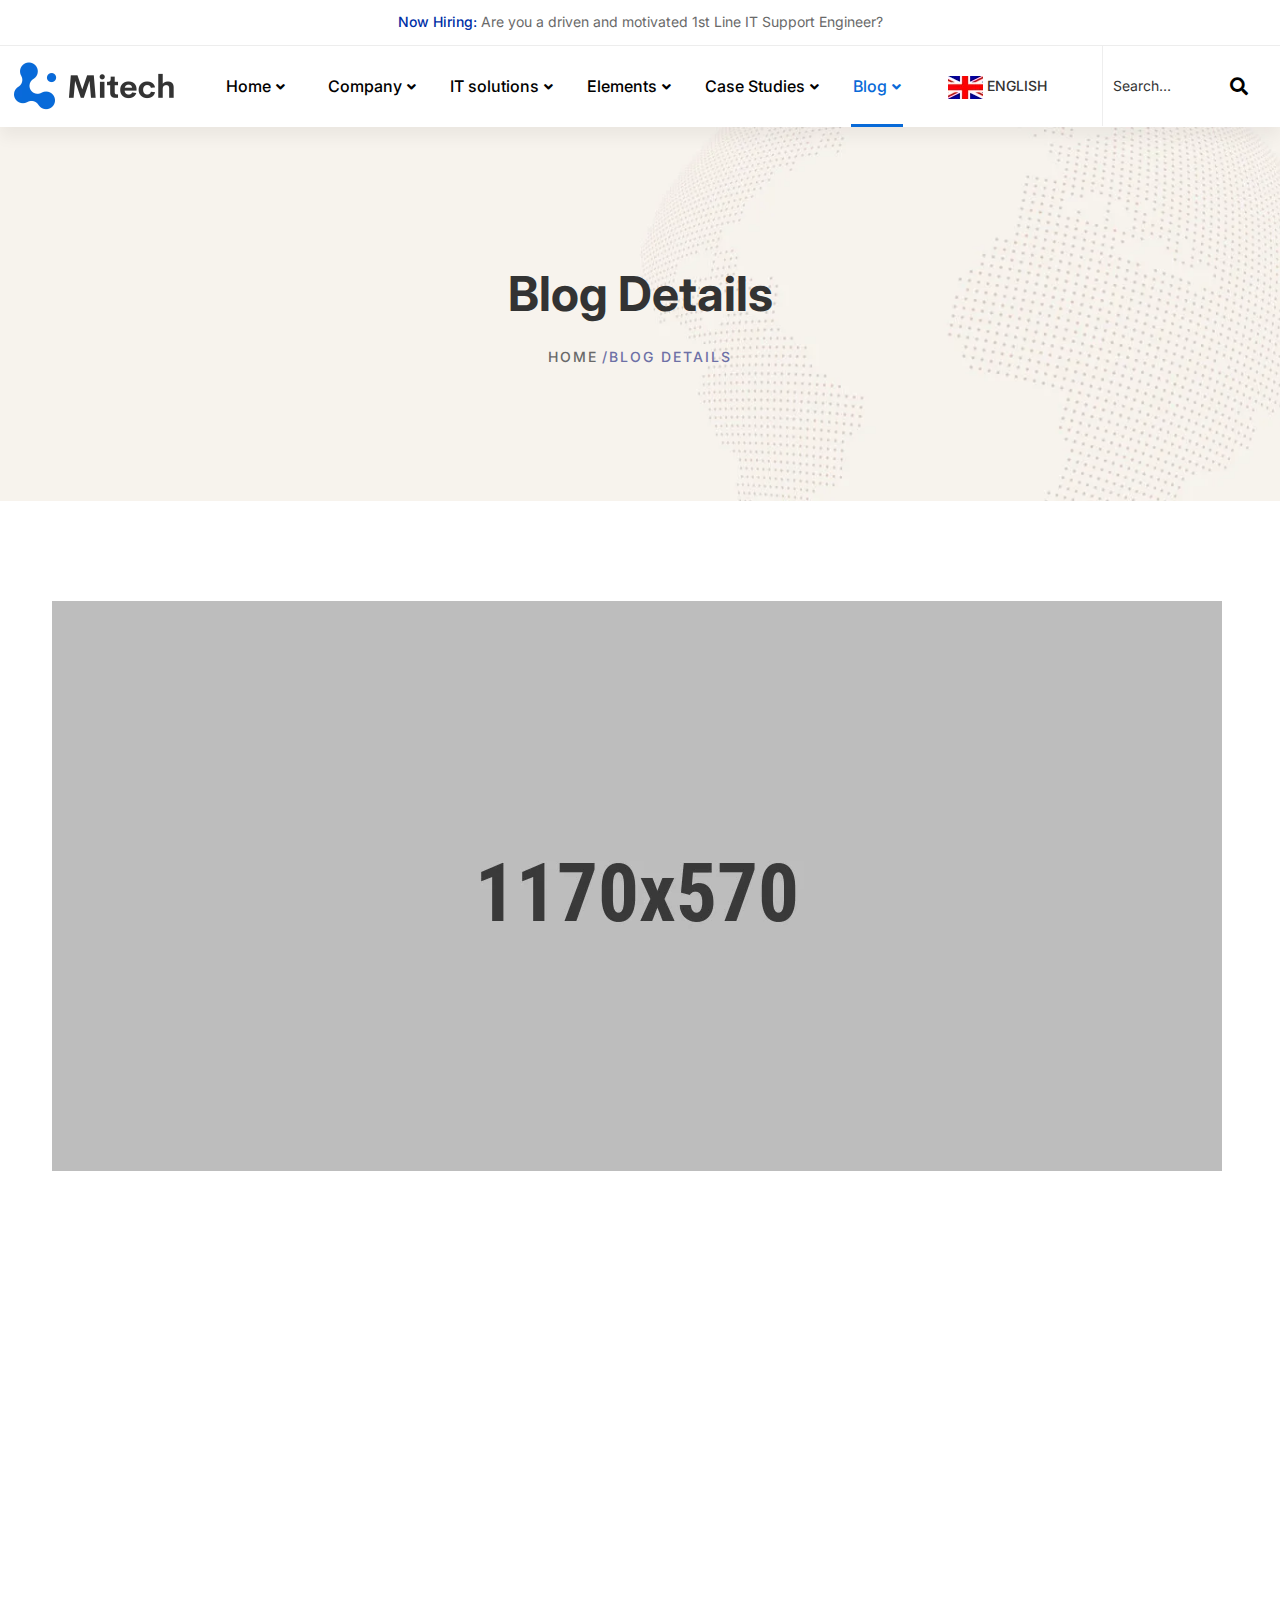
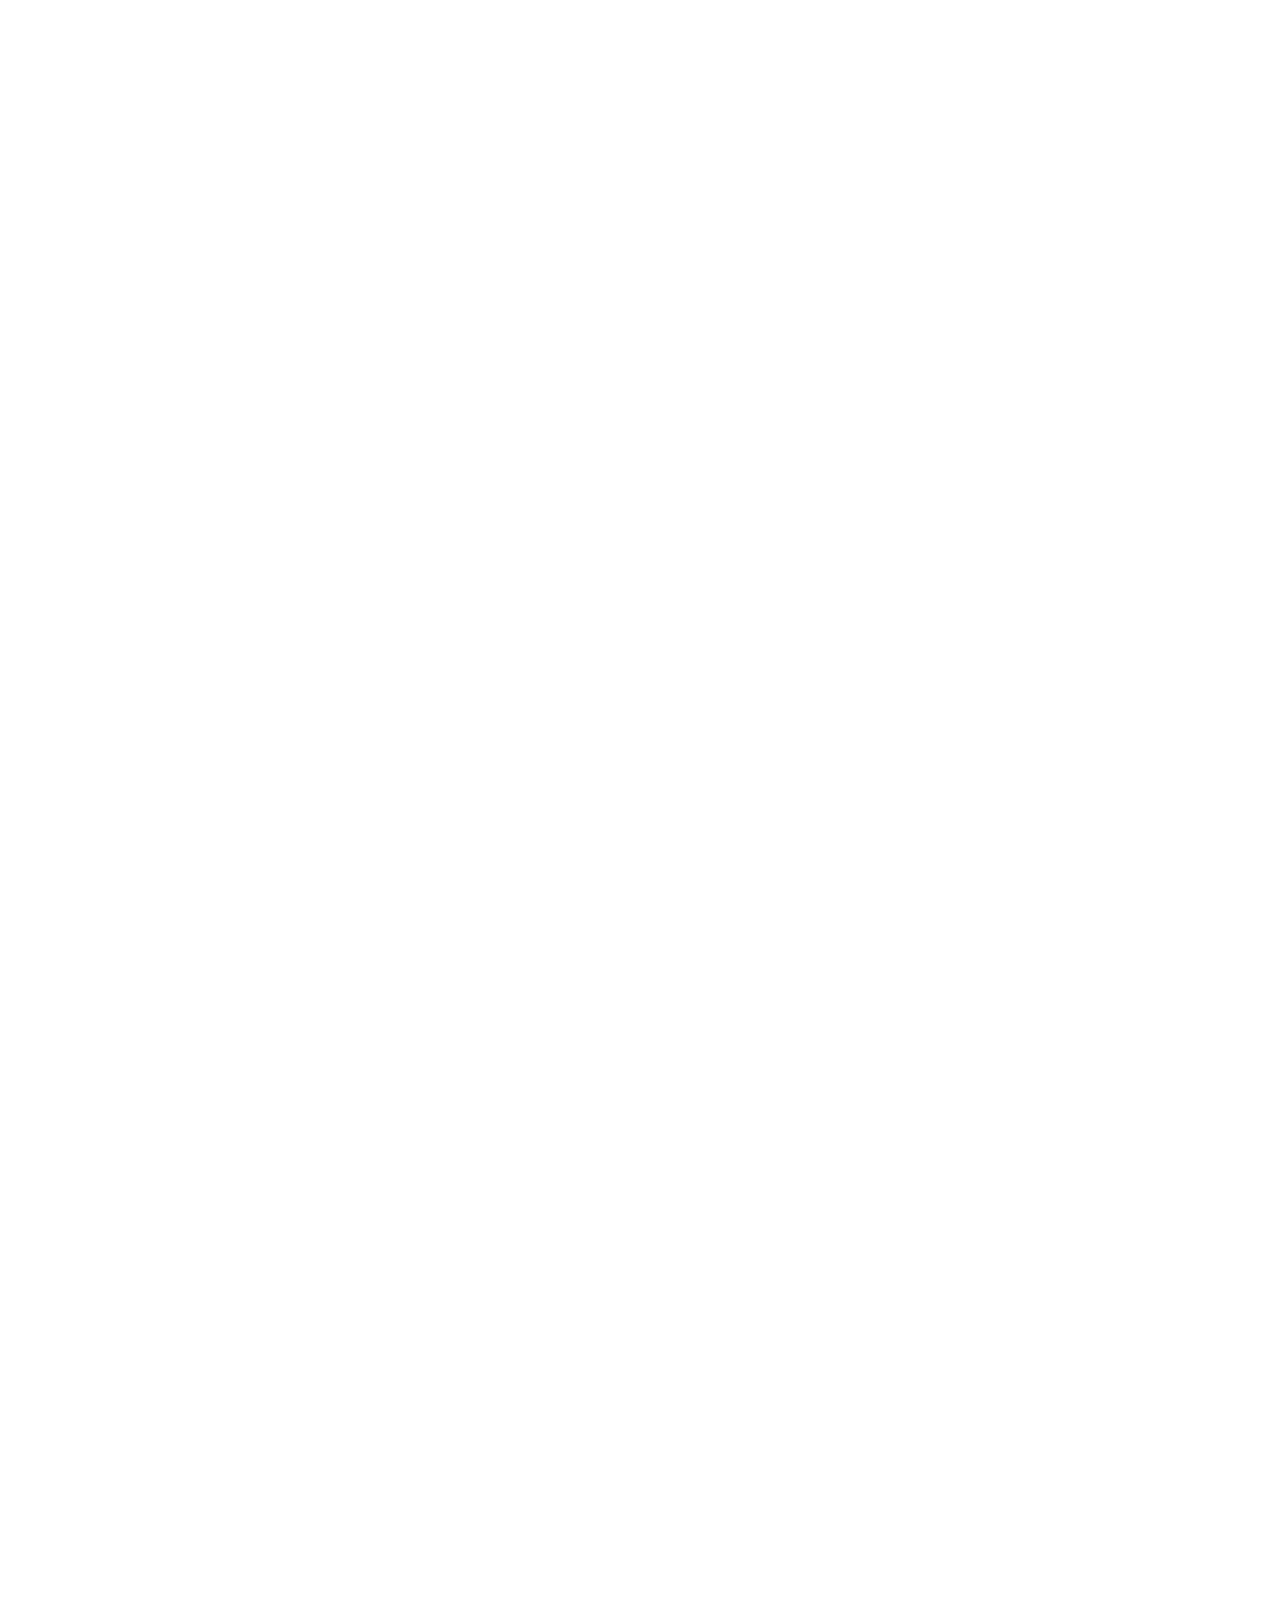
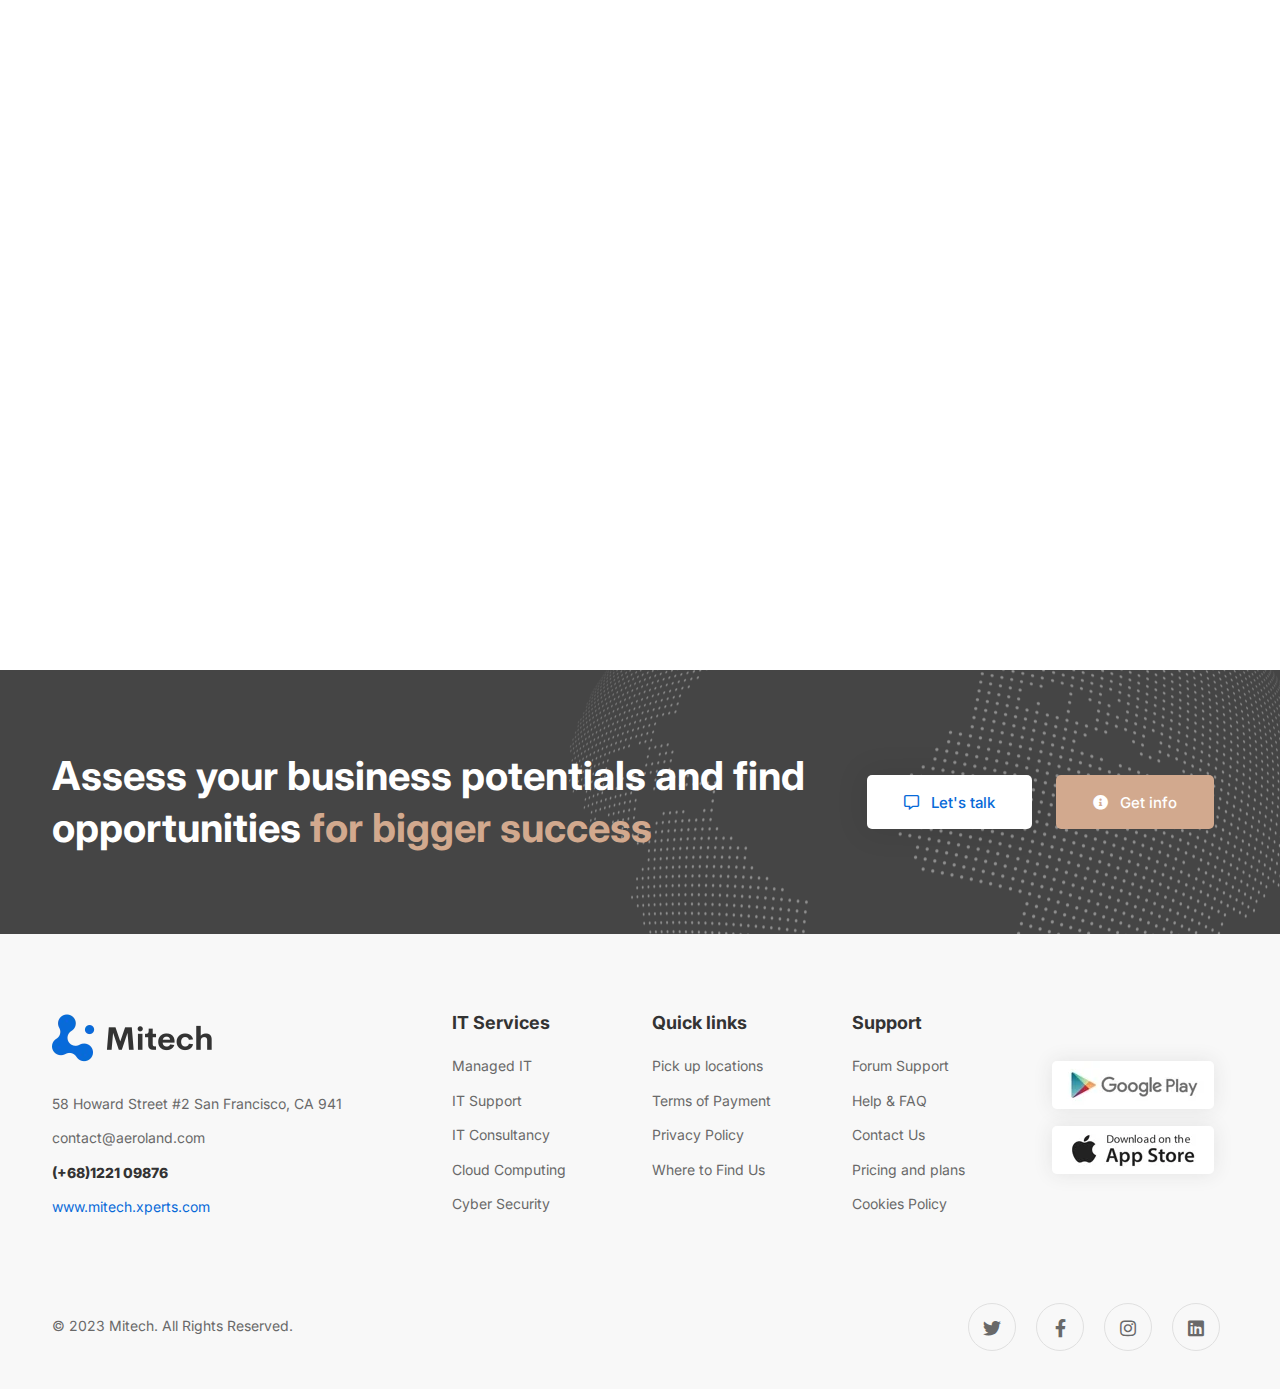
<file: blog-post-no-sidebar.html>
<!DOCTYPE html>
<html class="no-js" lang="zxx" dir="ltr">

<head>
    <meta charset="utf-8">
    <meta http-equiv="X-UA-Compatible" content="IE=edge">
    <title>Mitech - Technology IT Solutions HTML Template</title>
    <meta name="viewport" content="width=device-width, initial-scale=1">
    <meta name="description" content="Technology IT Solutions HTML Template">
    <!-- Favicon -->
    <link rel="icon" href="assets/images/favicon.webp">

    <!-- CSS
        ============================================ -->

    <!-- Bootstrap CSS -->
    <link rel="stylesheet" href="assets/css/vendor/bootstrap.min.css">

    <!-- Font Family CSS -->
    <link rel="preconnect" href="https://fonts.googleapis.com">
    <link rel="preconnect" href="https://fonts.gstatic.com" crossorigin>
    <link href="https://fonts.googleapis.com/css2?family=Inter:wght@100;200;300;400;500;600;700;800;900&display=swap" rel="stylesheet">

    <!-- FontAwesome CSS -->
    <link rel="stylesheet" href="assets/css/vendor/fontawesome-all.min.css">

    <!-- Swiper slider CSS -->
    <link rel="stylesheet" href="assets/css/plugins/swiper.min.css">

    <!-- animate-text CSS -->
    <link rel="stylesheet" href="assets/css/plugins/animate-text.css">

    <!-- Animate CSS -->
    <link rel="stylesheet" href="assets/css/plugins/animate.min.css">

    <!-- Light gallery CSS -->
    <link rel="stylesheet" href="assets/css/plugins/lightgallery.min.css">

    <!-- Vendor & Plugins CSS (Please remove the comment from below vendor.min.css & plugins.min.css for better website load performance and remove css files from avobe) -->

    <!-- <link rel="stylesheet" href="assets/css/vendor/vendor.min.css">
        <link rel="stylesheet" href="assets/css/plugins/plugins.min.css"> -->

    <!-- Main Style CSS -->
    <link rel="stylesheet" href="assets/css/style.css">

</head>

<body>




    <div class="preloader-activate preloader-active open_tm_preloader">
        <div class="preloader-area-wrap">
            <div class="spinner d-flex justify-content-center align-items-center h-100">
                <div class="bounce1"></div>
                <div class="bounce2"></div>
                <div class="bounce3"></div>
            </div>
        </div>
    </div>

    <!--====================  header area ====================-->
    <div class="header-area header-area--default">

        <!-- Header Top Wrap Start -->
        <div class="header-top-wrap border-bottom">
            <div class="container-fluid">
                <div class="row">
                    <div class="col-lg-12">
                        <p class="text-center top-message"><a href="#">Now Hiring:</a> Are you a driven and motivated 1st Line IT Support Engineer?</p>
                    </div>
                </div>
            </div>
        </div>
        <!-- Header Top Wrap End -->

        <!-- Header Bottom Wrap Start -->
        <div class="header-bottom-wrap header-sticky">
            <div class="container-fluid">
                <div class="row">
                    <div class="col-lg-12">
                        <div class="header default-menu-style position-relative">

                            <!-- brand logo -->
                            <div class="header__logo">
                                <a href="index.html">
                                    <img src="assets/images/logo/logo-dark.webp" aria-label="Mitech Logo" width="160" height="48" class="img-fluid" alt="">
                                </a>
                            </div>

                            <!-- header midle box  -->
                            <div class="header-midle-box">
                                <div class="header-bottom-wrap d-md-block d-none">
                                    <div class="header-bottom-inner">
                                        <div class="header-bottom-left-wrap">
                                            <!-- navigation menu -->
                                            <div class="header__navigation d-none d-xl-block">
                                                <nav class="navigation-menu primary--menu">

                                                    <ul>
                                                        <li class="has-children has-children--multilevel-submenu">
                                                            <a href="#"><span>Home</span></a>
                                                            <ul class="submenu">
                                                                <li><a href="index-infotechno.html"><span>Software & Techology</span></a></li>
                                                                <li><a href="index-processing.html"><span>Startup Business</span></a></li>
                                                                <li><a href="index-appointment.html"><span>IT Agency</span></a></li>
                                                                <li><a href="index-services.html"><span>IT Services</span></a></li>
                                                                <li><a href="index-resolutions.html"><span>IT Solution</span></a></li>
                                                                <li><a href="index-cybersecurity.html"><span>Cyber Security</span></a></li>
                                                                <li><a href="index-modern-it-company.html"><span>Modern IT Company</span></a></li>
                                                                <li><a href="index-machine-learning.html"><span>Machine Learning</span></a></li>
                                                                <li><a href="index-software-innovation.html"><span>Software Innovation</span></a></li>
                                                            </ul>
                                                        </li>
                                                        <li class="has-children has-children--multilevel-submenu">
                                                            <a href="#"><span>Company</span></a>
                                                            <ul class="submenu">
                                                                <li class="has-children">
                                                                    <a href="about-us-01.html"><span>About us</span></a>
                                                                    <ul class="submenu">
                                                                        <li><a href="about-us-01.html"><span>About us 01</span></a></li>
                                                                        <li><a href="about-us-02.html"><span>About us 02</span></a></li>
                                                                        <li class="has-children">
                                                                            <a href="#"><span>Submenu Level Two</span></a>
                                                                            <ul class="submenu">
                                                                                <li><a href="#"><span>Submenu Level Three</span></a></li>
                                                                                <li><a href="#"><span>Submenu Level Three</span></a></li>
                                                                                <li><a href="#"><span>Submenu Level Three</span></a></li>
                                                                            </ul>
                                                                        </li>
                                                                    </ul>
                                                                </li>
                                                                <li><a href="contact-us.html"><span>Contact us</span></a></li>
                                                                <li><a href="leadership.html"><span>Leadership</span></a></li>
                                                                <li><a href="why-choose-us.html"><span>Why choose us</span></a></li>
                                                                <li><a href="our-history.html"><span>Our history</span></a></li>
                                                                <li><a href="faqs.html"><span>FAQs</span></a></li>
                                                                <li><a href="careers.html"><span>Careers</span></a></li>
                                                                <li><a href="pricing-plans.html"><span>Pricing plans</span></a></li>
                                                            </ul>
                                                        </li>
                                                        <li class="has-children has-children--multilevel-submenu">
                                                            <a href="#"><span>IT solutions</span></a>
                                                            <ul class="submenu">
                                                                <li><a href="it-services.html"><span>IT Services</span></a></li>
                                                                <li><a href="managed-it-service.html"><span>Managed IT Services</span></a></li>
                                                                <li><a href="industries.html"><span>Industries</span></a></li>
                                                                <li><a href="business-solution.html"><span>Business solution</span></a></li>
                                                                <li><a href="it-services-details.html"><span>IT Services Details</span></a></li>
                                                            </ul>
                                                        </li>
                                                        <li class="has-children">
                                                            <a href="#"><span>Elements</span></a>
                                                            <!-- mega menu -->
                                                            <ul class="megamenu megamenu--mega">
                                                                <li>
                                                                    <h2 class="page-list-title">ELEMENT GROUP 01</h2>
                                                                    <ul>
                                                                        <li><a href="element-accordion.html"><span>Accordions & Toggles</span></a></li>
                                                                        <li><a href="element-box-icon.html"><span>Box Icon</span></a></li>
                                                                        <li><a href="element-box-image.html"><span>Box Image</span></a></li>
                                                                        <li><a href="element-box-large-image.html"><span>Box Large Image</span></a></li>
                                                                        <li><a href="element-buttons.html"><span>Buttons</span></a></li>
                                                                        <li><a href="element-cta.html"><span>Call to action</span></a></li>
                                                                        <li><a href="element-client-logo.html"><span>Client Logo</span></a></li>
                                                                        <li><a href="element-countdown.html"><span>Countdown</span></a></li>
                                                                    </ul>
                                                                </li>
                                                                <li>
                                                                    <h2 class="page-list-title">ELEMENT GROUP 02</h2>
                                                                    <ul>
                                                                        <li><a href="element-counters.html"><span>Counters</span></a></li>
                                                                        <li><a href="element-dividers.html"><span>Dividers</span></a></li>
                                                                        <li><a href="element-flexible-image-slider.html"><span>Flexible image slider</span></a></li>
                                                                        <li><a href="element-google-map.html"><span>Google Map</span></a></li>
                                                                        <li><a href="element-gradation.html"><span>Gradation</span></a></li>
                                                                        <li><a href="element-instagram.html"><span>Instagram</span></a></li>
                                                                        <li><a href="element-lists.html"><span>Lists</span></a></li>
                                                                        <li><a href="element-message-box.html"><span>Message box</span></a></li>
                                                                    </ul>
                                                                </li>
                                                                <li>
                                                                    <h2 class="page-list-title">ELEMENT GROUP 03</h2>
                                                                    <ul>
                                                                        <li><a href="element-popup-video.html"><span>Popup Video</span></a></li>
                                                                        <li><a href="element-pricing-box.html"><span>Pricing Box</span></a></li>
                                                                        <li><a href="element-progress-bar.html"><span>Progress Bar</span></a></li>
                                                                        <li><a href="element-progress-circle.html"><span>Progress Circle</span></a></li>
                                                                        <li><a href="element-rows-columns.html"><span>Rows & Columns</span></a></li>
                                                                        <li><a href="element-social-networks.html"><span>Social Networks</span></a></li>
                                                                        <li><a href="element-tabs.html"><span>Tabs</span></a></li>
                                                                        <li><a href="element-team-member.html"><span>Team member</span></a></li>
                                                                    </ul>
                                                                </li>
                                                                <li>
                                                                    <h2 class="page-list-title">ELEMENT GROUP 04</h2>
                                                                    <ul>
                                                                        <li><a href="element-testimonials.html"><span>Testimonials</span></a></li>
                                                                        <li><a href="element-timeline.html"><span>Timeline</span></a></li>
                                                                        <li><a href="element-carousel-sliders.html"><span>Carousel Sliders</span></a></li>
                                                                        <li><a href="element-typed-text.html"><span>Typed Text</span></a></li>
                                                                    </ul>
                                                                </li>
                                                            </ul>
                                                        </li>
                                                        <li class="has-children has-children--multilevel-submenu">
                                                            <a href="#"><span>Case Studies</span></a>
                                                            <!-- multilevel submenu -->
                                                            <ul class="submenu">
                                                                <li><a href="case-studies.html"><span>Case Studies 01</span></a></li>
                                                                <li><a href="case-studies-02.html"><span>Case Studies 02</span></a></li>
                                                                <li><a href="single-smart-vision.html"><span>Single Layout</span></a></li>
                                                            </ul>
                                                        </li>
                                                        <li class="has-children has-children--multilevel-submenu">
                                                            <a href="blog-list-large-image.html"><span>Blog</span></a>
                                                            <!-- multilevel submenu -->
                                                            <ul class="submenu">
                                                                <li><a href="blog-list-large-image.html"><span>List Large Image</span></a></li>
                                                                <li><a href="blog-list-left-large-image.html"><span>Left Large Image</span></a></li>
                                                                <li><a href="blog-grid-classic.html"><span>Grid Classic</span></a></li>
                                                                <li><a href="blog-grid-masonry.html"><span>Grid Masonry</span></a></li>
                                                                <li class="has-children">
                                                                    <a href="blog-post-layout-one.html"><span>Single Layouts</span></a>
                                                                    <ul class="submenu">
                                                                        <li><a href="blog-post-layout-one.html"><span>Left Sidebar</span></a></li>
                                                                        <li><a href="blog-post-right-sidebar.html"><span>Right Sidebar</span></a></li>
                                                                        <li><a href="blog-post-no-sidebar.html"><span>No Sidebar</span></a></li>
                                                                    </ul>
                                                                </li>
                                                            </ul>
                                                        </li>
                                                    </ul>
                                                </nav>
                                            </div>
                                        </div>
                                    </div>
                                </div>

                            </div>

                            <!-- header right box -->
                            <div class="header-right-box">
                                <div class="header-right-inner" id="hidden-icon-wrapper">

                                    <!-- language-menu -->
                                    <div class="language-menu">
                                        <ul>
                                            <li>
                                                <a href="#" class="">
                                                    <img class="ls-flag" src="assets/images/flags/en.webp" alt="en" title="English">
                                                    <span class="wpml-ls-native">English</span>
                                                </a>

                                                <ul class="ls-sub-menu">
                                                    <li class="">
                                                        <a href="#" class="">
                                                            <img class="ls-flag" src="assets/images/flags/fr.webp" alt="en" title="Français"><span class="wpml-ls-native">Français</span>
                                                        </a>
                                                    </li>
                                                    <li class="">
                                                        <a href="#" class="">
                                                            <img class="wpml-ls-flag" src="assets/images/flags/de.webp" alt="de" title="Deutsch"><span class="wpml-ls-native">Deutsch</span>
                                                        </a>
                                                    </li>

                                                </ul>

                                            </li>

                                        </ul>
                                    </div>

                                    <!-- header-search-form -->
                                    <div class="header-search-form default-search">
                                        <form action="#" class="search-form-top">
                                            <input class="search-field" type="text" placeholder="Search…">
                                            <button class="search-submit">
                                                <i class="search-btn-icon fa fa-search"></i>
                                            </button>
                                        </form>
                                    </div>
                                </div>

                                <!-- mobile menu -->
                                <div class="mobile-navigation-icon d-block d-xl-none" id="mobile-menu-trigger">
                                    <i></i>
                                </div>
                                <!-- hidden icons menu -->
                                <div class="hidden-icons-menu d-block d-md-none" id="hidden-icon-trigger">
                                    <a href="javascript:void(0)">
                                        <i class="far fa-ellipsis-h-alt"></i>
                                    </a>
                                </div>
                            </div>

                        </div>
                    </div>
                </div>
            </div>
        </div>
        <!-- Header Bottom Wrap End -->

    </div>
    <!--====================  End of header area  ====================-->














    <!-- breadcrumb-area start -->
    <div class="breadcrumb-area">
        <div class="container">
            <div class="row">
                <div class="col-12">
                    <div class="breadcrumb_box text-center">
                        <h2 class="breadcrumb-title">Blog Details</h2>
                        <!-- breadcrumb-list start -->
                        <ul class="breadcrumb-list">
                            <li class="breadcrumb-item"><a href="index.html">Home</a></li>
                            <li class="breadcrumb-item active">Blog Details</li>
                        </ul>
                        <!-- breadcrumb-list end -->
                    </div>
                </div>
            </div>
        </div>
    </div>
    <!-- breadcrumb-area end -->











    <div id="main-wrapper">
        <div class="site-wrapper-reveal">












            <!--====================  Blog Area Start ====================-->
            <div class="blog-pages-wrapper section-space--ptb_100">
                <div class="container">
                    <div class="row">
                        <div class="col-lg-12">
                            <!-- Post Feature Start -->
                            <div class="post-feature blog-thumbnail  wow move-up">
                                <img class="img-fluid" src="assets/images/blog/blog-05-1170x570.webp" alt="Blog Images">
                            </div>
                            <!-- Post Feature End -->
                        </div>
                        <div class="col-lg-8 m-auto">
                            <div class="main-blog-wrap">
                                <!--======= Single Blog Item Start ========-->
                                <div class="single-blog-item  wow move-up">

                                    <!-- Post info Start -->
                                    <div class="post-info lg-blog-post-info">
                                        <div class="post-categories text-center">
                                            <a href="#"> Success Story, Tips </a>
                                        </div>

                                        <h3 class="post-title text-center">
                                            <a href="#">Blockchain Technology Effects on Logistics Sector?</a>
                                        </h3>

                                        <div class="post-meta mt-20 justify-content-center">
                                            <div class="post-author">
                                                <a href="#">
                                                    <img class="img-fluid avatar-96" src="assets/images/team/admin.webp" alt=""> Harry Ferguson
                                                </a>
                                            </div>
                                            <div class="post-date">
                                                <span class="far fa-calendar meta-icon"></span>
                                                January 14, 2019
                                            </div>
                                            <div class="post-view">
                                                <span class="meta-icon far fa-eye"></span>
                                                346 views
                                            </div>
                                            <div class="post-comments">
                                                <span class="far fa-comment-alt meta-icon"></span>
                                                <a href="#" class="smooth-scroll-link">4 Comments</a>
                                            </div>
                                        </div>

                                        <div class="post-excerpt mt-15">
                                            <p>Creative jobs website and networking platform The Dots has launched the “bias blocker”, a new browsing mode that stops employers being able to see candidates’ photos, names, education and employment history, on the basis that they should be judged on the “quality of their work” only. Will tools like this help to build a more diverse design workforce?</p>

                                            <blockquote>
                                                <p class="p1">We’re on a mission to build a better future where technology creates good jobs for everyone. Duis autem vel eum iriure dolor in hendrerit in vulputate velit esse moles dolore eu feugiat..
                                                </p>
                                            </blockquote>

                                            <p>Regardless of our gender, race, religion, cultural beliefs or education, all of us are biased in some way. This no doubt seeps into recruitment – whether we are subconsciously looking for people we relate to, or we are actively going against this to try to diversify the workplace, personal feelings and opinion are making their way into the hiring process.</p>

                                            <p>Positive discrimination – giving an advantage to those from minority backgrounds or discriminated groups to put them on a level playing field with others – can only be a good thing. It increases the diversity of people, and therefore the diversity of ideas, in the workplace.</p>

                                            <p>Source:&nbsp;designweek.co.uk</p>

                                            <div class="entry-post-share-wrap  border-bottom">
                                                <div class="row align-items-center">
                                                    <div class="col-lg-6 col-md-6">
                                                        <div class="entry-post-tags">
                                                            <div class="tagcloud-icon">
                                                                <i class="fa fa-tags"></i>
                                                            </div>
                                                            <div class="tagcloud">
                                                                <a href="#">designer</a>, <a href="#">font</a>, <a href="#">mookup</a>
                                                            </div>
                                                        </div>
                                                    </div>

                                                    <div class="col-lg-6 col-md-6">
                                                        <div class="entry-post-share">
                                                            <div class="share-label">
                                                                Share this post
                                                            </div>
                                                            <div class="share-media">
                                                                <span class="share-icon fas fa-share-alt"></span>

                                                                <div class="share-list">
                                                                    <a class="hint--bounce hint--top hint--primary twitter" target="_blank" aria-label="Twitter" href="#">
                                                                        <i class="fab fa-twitter"></i>
                                                                    </a>
                                                                    <a class="hint--bounce hint--top hint--primary facebook" target="_blank" aria-label="Facebook" href="#">
                                                                        <i class="fab fa-facebook-f"></i>
                                                                    </a>
                                                                    <a class="hint--bounce hint--top hint--primary linkedin" target="_blank" aria-label="Linkedin" href="#">
                                                                        <i class="fab fa-linkedin"></i>
                                                                    </a>
                                                                </div>
                                                            </div>
                                                        </div>
                                                    </div>
                                                </div>
                                            </div>

                                            <div class="entry-author">
                                                <div class="author-info">
                                                    <div class="author-avatar">
                                                        <img src="assets/images/team/avatar-06-90x90.webp" alt="">
                                                        <div class="author-social-networks">
                                                            <div class="inner">
                                                                <a class="hint--bounce hint--top hint--primary" aria-label="Twitter" href="#" target="_blank">
                                                                    <i class="fab fa-twitter"></i>
                                                                </a>

                                                                <a class="hint--bounce hint--top hint--primary" aria-label="Facebook" href="#" target="_blank">
                                                                    <i class="fab fa-facebook-f"></i>
                                                                </a>

                                                                <a class="hint--bounce hint--top hint--primary" aria-label="Instagram" href="#" target="_blank">
                                                                    <i class="fab fa-instagram"></i>
                                                                </a>
                                                            </div>
                                                        </div>
                                                    </div>
                                                    <div class="author-description">
                                                        <h6 class="author-name">Owen Christ</h6>

                                                        <div class="author-biographical-info">
                                                            Harry Ferguson is an author, blogger, and designer living in a suburb of Washington, DC. When he’s not designing, blogging, or writing, Ferguson can be found with his head in a book or pinning like a madman.
                                                        </div>
                                                    </div>
                                                </div>
                                            </div>

                                            <div class="related-posts-wrapper">

                                                <div class="row">
                                                    <div class="col-lg-6">
                                                        <!-- Single Valid Post Start -->
                                                        <a class="single-valid-post-wrapper" href="#">
                                                            <div class="single-blog__item">
                                                                <div class="single-valid__thum bg-img" data-bg="assets/images/blog/blog-03-370x120.webp">
                                                                </div>

                                                                <div class="post-content">
                                                                    <h6 class="post-title font-weight--bold">Designers’ Identities & Social Unconscious Bias</h6>
                                                                </div>

                                                            </div>
                                                        </a>
                                                        <!-- Single Valid Post End -->
                                                    </div>
                                                    <div class="col-lg-6">
                                                        <!-- Single Valid Post Start -->
                                                        <a class="single-valid-post-wrapper" href="#">
                                                            <div class="single-blog__item">
                                                                <div class="single-valid__thum bg-img" data-bg="assets/images/blog/blog-05-370x120.webp">
                                                                </div>

                                                                <div class="post-content">
                                                                    <h6 class="post-title font-weight--bold">Designers’ Identities & Social Unconscious Bias</h6>
                                                                </div>

                                                            </div>
                                                        </a>
                                                        <!-- Single Valid Post End -->
                                                    </div>
                                                </div>
                                            </div>

                                            <div class="comment-list-wrapper">

                                                <div class="row">
                                                    <div class="col-lg-12">
                                                        <h4 class="widget-title section-space--mb_50">Comments (3) </h4>
                                                    </div>
                                                    <div class="col-lg-12">

                                                        <ol class="comment-list">
                                                            <li class="comment border-bottom">
                                                                <div class="comment-2">
                                                                    <div class="comment-author vcard">
                                                                        <img alt="" src="assets/images/team/coment.webp">
                                                                    </div>
                                                                    <div class="comment-content">
                                                                        <div class="meta">
                                                                            <h6 class="fn">Edna Watson</h6>
                                                                        </div>
                                                                        <div class="comment-text">
                                                                            <p>Thanks for always keeping your HTML Template up to date. Your level of support and dedication is second to none.</p>
                                                                        </div>

                                                                        <div class="comment-actions">
                                                                            <div class="comment-datetime"> November 16, 2018 at 4:31 am </div><span> | </span>
                                                                            <a class="comment-reply-link" href="#">Reply</a>
                                                                        </div>
                                                                    </div>
                                                                </div>
                                                            </li><!-- comment End-->
                                                            <li class="comment border-bottom">
                                                                <div class="comment-2">
                                                                    <div class="comment-author vcard">
                                                                        <img alt="" src="assets/images/team/comment-2.webp">
                                                                    </div>
                                                                    <div class="comment-content">
                                                                        <div class="meta">
                                                                            <h6 class="fn">Owen Christ</h6>
                                                                        </div>
                                                                        <div class="comment-text">
                                                                            <p>Thanks for always keeping your HTML Template up to date. Your level of support and dedication is second to none.</p>
                                                                        </div>

                                                                        <div class="comment-actions">
                                                                            <div class="comment-datetime"> November 19, 2018 at 4:31 am </div><span> | </span>
                                                                            <a class="comment-reply-link" href="#">Reply</a>
                                                                        </div>
                                                                    </div>
                                                                </div>
                                                            </li><!-- comment End-->
                                                            <li class="comment">
                                                                <div class="comment-5">
                                                                    <div class="comment-author vcard">
                                                                        <img alt="" src="assets/images/team/comment-3.webp">
                                                                    </div>
                                                                    <div class="comment-content">
                                                                        <div class="meta">
                                                                            <h6 class="fn">James Scott</h6>
                                                                            <div class="comment-datetime">
                                                                                November 13, 2018 at 4:50 am </div>
                                                                        </div>
                                                                        <div class="comment-text">
                                                                            <p>Thanks for always keeping your HTML Template up to date. Your level of support and dedication is second to none.</p>
                                                                        </div>

                                                                        <div class="comment-actions">
                                                                            <div class="comment-datetime"> February 12, 2018 at 6:31 am </div><span> | </span>
                                                                            <a class="comment-reply-link" href="#">Reply</a>
                                                                        </div>
                                                                    </div>
                                                                </div>
                                                                <ol class="children">
                                                                    <li class="comment ">
                                                                        <div class="comment-6">
                                                                            <div class="comment-author vcard">
                                                                                <img alt="" src="assets/images/team/reply-comm.webp">
                                                                            </div>
                                                                            <div class="comment-content">
                                                                                <div class="meta">
                                                                                    <h6 class="fn">Harry Ferguson</h6>
                                                                                    <div class="comment-datetime">
                                                                                        February 13, 2019 at 4:51 am </div>
                                                                                </div>
                                                                                <div class="comment-text">
                                                                                    <p>Thanks for always keeping your HTML Template up to date. Your level of support and dedication is second to none.</p>
                                                                                </div>

                                                                                <div class="comment-actions">
                                                                                    <div class="comment-datetime"> November 13, 2018 at 4:31 am </div><span> | </span>
                                                                                    <a class="comment-reply-link" href="#">Reply</a>
                                                                                </div>
                                                                            </div>
                                                                        </div>
                                                                    </li><!-- comment End -->
                                                                </ol><!-- children End -->
                                                            </li><!-- comment End-->
                                                        </ol>
                                                    </div>
                                                </div>
                                            </div>

                                            <div class="comment-list-wrapper">

                                                <div class="row">

                                                    <div class="col-lg-12">
                                                        <h4 class="widget-title mb-20">Leave your thought here </h4>
                                                        <p>Your email address will not be published. Required fields are marked *</p>
                                                    </div>

                                                    <div class="col-lg-12">
                                                        <div class="contact-from-wrapper section-space--mt_30">
                                                            <form action="#" method="post">
                                                                <div class="contact-page-form">
                                                                    <div class="contact-input">
                                                                        <div class="contact-inner">
                                                                            <input name="name" type="text" placeholder="Your Comment *">
                                                                        </div>
                                                                        <div class="contact-inner">
                                                                            <input name="email" type="email" placeholder="Your Email *">
                                                                        </div>

                                                                    </div>
                                                                    <div class="contact-inner contact-message">
                                                                        <textarea name="comment" placeholder="Your Comment"></textarea>
                                                                    </div>
                                                                    <p class="comment-form-cookies-consent">
                                                                        <input type="checkbox">
                                                                        <label>Save my name, email, and website in this browser for the next time I comment.</label>
                                                                    </p>
                                                                    <div class="comment-submit-btn text-center">
                                                                        <button class="ht-btn ht-btn-md" type="submit">Submit</button>
                                                                    </div>
                                                                </div>
                                                            </form>
                                                        </div>
                                                    </div>
                                                </div>
                                            </div>
                                        </div>

                                    </div>
                                    <!-- Post info End -->
                                </div>
                                <!--===== Single Blog Item End =========-->

                            </div>
                        </div>
                    </div>
                </div>
            </div>
            <!--====================  Blog Area End  ====================-->




            <!--========== Call to Action Area Start ============-->
            <div class="cta-image-area_one section-space--ptb_80 cta-bg-image_one">
                <div class="container">
                    <div class="row align-items-center">
                        <div class="col-xl-8 col-lg-7">
                            <div class="cta-content md-text-center">
                                <h3 class="heading text-white">Assess your business potentials and find opportunities <span class="text-color-secondary">for bigger success</span></h3>
                            </div>
                        </div>
                        <div class="col-xl-4 col-lg-5">
                            <div class="cta-button-group--one text-center">
                                <a href="#" class="btn btn--white btn-one"><span class="btn-icon me-2"><i class="far fa-comment-alt"></i></span> Let's talk</a>
                                <a href="#" class="btn btn--secondary  btn-two"><span class="btn-icon me-2"><i class="fas fa-info-circle"></i></span> Get info</a>
                            </div>
                        </div>
                    </div>
                </div>
            </div>
            <!--========== Call to Action Area End ============-->








        </div>

        <!--====================  footer area ====================-->
        <div class="footer-area-wrapper bg-gray">
            <div class="footer-area section-space--ptb_80">
                <div class="container">
                    <div class="row footer-widget-wrapper">
                        <div class="col-lg-4 col-md-6 col-sm-6 footer-widget">
                            <div class="footer-widget__logo mb-30">
                                <img src="assets/images/logo/dark-logo-160x48.webp" width="160" height="48" class="img-fluid" alt="">
                            </div>
                            <ul class="footer-widget__list">
                                <li>58 Howard Street #2 San Francisco, CA 941</li>
                                <li><a href="mailto:contact@aeroland.com" class="hover-style-link">contact@aeroland.com</a></li>
                                <li><a href="tel:123344556" class="hover-style-link text-black font-weight--bold">(+68)1221 09876</a></li>
                                <li><a href="https://hasthemes.com/" class="hover-style-link text-color-primary">www.mitech.xperts.com</a></li>
                            </ul>
                        </div>
                        <div class="col-lg-2 col-md-4 col-sm-6 footer-widget">
                            <h6 class="footer-widget__title mb-20">IT Services</h6>
                            <ul class="footer-widget__list">
                                <li><a href="#" class="hover-style-link">Managed IT</a></li>
                                <li><a href="#" class="hover-style-link">IT Support</a></li>
                                <li><a href="#" class="hover-style-link">IT Consultancy</a></li>
                                <li><a href="#" class="hover-style-link">Cloud Computing</a></li>
                                <li><a href="#" class="hover-style-link">Cyber Security</a></li>
                            </ul>
                        </div>
                        <div class="col-lg-2 col-md-4 col-sm-6 footer-widget">
                            <h6 class="footer-widget__title mb-20">Quick links</h6>
                            <ul class="footer-widget__list">
                                <li><a href="#" class="hover-style-link">Pick up locations</a></li>
                                <li><a href="#" class="hover-style-link">Terms of Payment</a></li>
                                <li><a href="#" class="hover-style-link">Privacy Policy</a></li>
                                <li><a href="#" class="hover-style-link">Where to Find Us</a></li>
                            </ul>
                        </div>
                        <div class="col-lg-2 col-md-4 col-sm-6 footer-widget">
                            <h6 class="footer-widget__title mb-20">Support</h6>
                            <ul class="footer-widget__list">
                                <li><a href="#" class="hover-style-link">Forum Support</a></li>
                                <li><a href="#" class="hover-style-link">Help & FAQ</a></li>
                                <li><a href="#" class="hover-style-link">Contact Us</a></li>
                                <li><a href="#" class="hover-style-link">Pricing and plans</a></li>
                                <li><a href="#" class="hover-style-link">Cookies Policy</a></li>
                            </ul>
                        </div>
                        <div class="col-lg-2 col-md-4 col-sm-6 footer-widget">
                            <div class="footer-widget__title section-space--mb_50"></div>
                            <ul class="footer-widget__list">
                                <li><a href="#" class="image_btn" aria-label="Google play Button"><img class="img-fluid" src="assets/images/icons/aeroland-button-google-play.webp" alt=""></a></li>
                                <li><a href="#" class="image_btn" aria-label="App Store Button"><img class="img-fluid" src="assets/images/icons/aeroland-button-app-store.webp" alt=""></a></li>
                            </ul>
                        </div>
                    </div>
                </div>
            </div>
            <div class="footer-copyright-area section-space--pb_30">
                <div class="container">
                    <div class="row align-items-center">
                        <div class="col-md-6 text-center text-md-start">
                            <span class="copyright-text">&copy; 2023 Mitech. <a href="https://hasthemes.com/">All Rights Reserved.</a></span>
                        </div>
                        <div class="col-md-6 text-center text-md-end">
                            <ul class="list ht-social-networks solid-rounded-icon">

                                <li class="item">
                                    <a href="https://twitter.com" target="_blank" aria-label="Twitter" class="social-link hint--bounce hint--top hint--primary">
                                        <i class="fab fa-twitter link-icon"></i>
                                    </a>
                                </li>
                                <li class="item">
                                    <a href="https://facebook.com" target="_blank" aria-label="Facebook" class="social-link hint--bounce hint--top hint--primary">
                                        <i class="fab fa-facebook-f link-icon"></i>
                                    </a>
                                </li>
                                <li class="item">
                                    <a href="https://instagram.com" target="_blank" aria-label="Instagram" class="social-link hint--bounce hint--top hint--primary">
                                        <i class="fab fa-instagram link-icon"></i>
                                    </a>
                                </li>
                                <li class="item">
                                    <a href="https://linkedin.com" target="_blank" aria-label="Linkedin" class="social-link hint--bounce hint--top hint--primary">
                                        <i class="fab fa-linkedin link-icon"></i>
                                    </a>
                                </li>
                            </ul>
                        </div>
                    </div>
                </div>
            </div>
        </div>
        <!--====================  End of footer area  ====================-->












    </div>
    <!--====================  scroll top ====================-->
    <a href="#" class="scroll-top" id="scroll-top">
        <i class="arrow-top fas fa-chevron-up"></i>
        <i class="arrow-bottom fas fa-chevron-up"></i>
    </a>
    <!--====================  End of scroll top  ====================-->


    <!--====================  mobile menu overlay ====================-->
    <div class="mobile-menu-overlay" id="mobile-menu-overlay">
        <div class="mobile-menu-overlay__inner">
            <div class="mobile-menu-overlay__header">
                <div class="container-fluid">
                    <div class="row align-items-center">
                        <div class="col-md-6 col-8">
                            <!-- logo -->
                            <div class="logo">
                                <a href="index.html">
                                    <img src="assets/images/logo/logo-dark.webp" class="img-fluid" alt="">
                                </a>
                            </div>
                        </div>
                        <div class="col-md-6 col-4">
                            <!-- mobile menu content -->
                            <div class="mobile-menu-content text-end">
                                <span class="mobile-navigation-close-icon" id="mobile-menu-close-trigger"></span>
                            </div>
                        </div>
                    </div>
                </div>
            </div>
            <div class="mobile-menu-overlay__body">
                <nav class="offcanvas-navigation">
                    <ul>
                        <li class="has-children">
                            <a href="index.html">Home</a>
                            <ul class="sub-menu">
                                <li><a href="index-infotechno.html"><span>Infotechno</span></a></li>
                                <li><a href="index-processing.html"><span>Processing</span></a></li>
                                <li><a href="index-appointment.html"><span>Appointment</span></a></li>
                                <li><a href="index-services.html"><span>Services</span></a></li>
                                <li><a href="index-resolutions.html"><span>Resolutions</span></a></li>
                                <li><a href="index-cybersecurity.html"><span>cybersecurity</span></a></li>
                                <li><a href="index-modern-it-company.html"><span>Modern IT Company</span></a></li>
                                <li><a href="index-machine-learning.html"><span>Machine Learning</span></a></li>
                                <li><a href="index-software-innovation.html"><span>Software Innovation</span></a></li>
                            </ul>
                        </li>
                        <li class="has-children">
                            <a href="#">Company</a>
                            <ul class="sub-menu">
                                <li class="has-children">
                                    <a href="about-us-01.html"><span>About us</span></a>
                                    <ul class="sub-menu">
                                        <li><a href="about-us-01.html"><span>About us 01</span></a></li>
                                        <li><a href="about-us-02.html"><span>About us 02</span></a></li>
                                        <li class="has-children">
                                            <a href="#"><span>Submenu Level Two</span></a>
                                            <ul class="sub-menu">
                                                <li><a href="#"><span>Submenu Level Three</span></a></li>
                                                <li><a href="#"><span>Submenu Level Three</span></a></li>
                                                <li><a href="#"><span>Submenu Level Three</span></a></li>
                                            </ul>
                                        </li>
                                    </ul>
                                </li>
                                <li><a href="contact-us.html"><span>Contact us</span></a></li>
                                <li><a href="leadership.html"><span>Leadership</span></a></li>
                                <li><a href="why-choose-us.html"><span>Why choose us</span></a></li>
                                <li><a href="our-history.html"><span>Our history</span></a></li>
                                <li><a href="faqs.html"><span>FAQs</span></a></li>
                                <li><a href="careers.html"><span>Careers</span></a></li>
                                <li><a href="pricing-plans.html"><span>Pricing plans</span></a></li>
                            </ul>
                        </li>
                        <li class="has-children">
                            <a href="#">IT solutions</a>
                            <ul class="sub-menu">
                                <li><a href="it-services.html"><span>IT Services</span></a></li>
                                <li><a href="managed-it-service.html"><span>Managed IT Services</span></a></li>
                                <li><a href="industries.html"><span>Industries</span></a></li>
                                <li><a href="business-solution.html"><span>Business solution</span></a></li>
                                <li><a href="it-services-details.html"><span>IT Services Details</span></a></li>
                            </ul>
                        </li>
                        <li class="has-children">
                            <a href="#">Elements</a>
                            <ul class="sub-menu">
                                <li class="has-children">
                                    <a href="#">Element Group 01</a>
                                    <ul class="sub-menu">
                                        <li><a href="element-accordion.html"><span>Accordions & Toggles</span></a></li>
                                        <li><a href="element-box-icon.html"><span>Box Icon</span></a></li>
                                        <li><a href="element-box-image.html"><span>Box Image</span></a></li>
                                        <li><a href="element-box-large-image.html"><span>Box Large Image</span></a></li>
                                        <li><a href="element-buttons.html"><span>Buttons</span></a></li>
                                        <li><a href="element-cta.html"><span>Call to action</span></a></li>
                                        <li><a href="element-client-logo.html"><span>Client Logo</span></a></li>
                                        <li><a href="element-countdown.html"><span>Countdown</span></a></li>
                                    </ul>
                                </li>
                                <li class="has-children">
                                    <a href="#">Element Group 02</a>
                                    <ul class="sub-menu">
                                        <li><a href="element-counters.html"><span>Counters</span></a></li>
                                        <li><a href="element-dividers.html"><span>Dividers</span></a></li>
                                        <li><a href="element-flexible-image-slider.html"><span>Flexible image slider</span></a></li>
                                        <li><a href="element-google-map.html"><span>Google Map</span></a></li>
                                        <li><a href="element-gradation.html"><span>Gradation</span></a></li>
                                        <li><a href="element-instagram.html"><span>Instagram</span></a></li>
                                        <li><a href="element-lists.html"><span>Lists</span></a></li>
                                        <li><a href="element-message-box.html"><span>Message box</span></a></li>
                                    </ul>
                                </li>
                                <li class="has-children">
                                    <a href="#">Element Group 03</a>
                                    <ul class="sub-menu">
                                        <li><a href="element-popup-video.html"><span>Popup Video</span></a></li>
                                        <li><a href="element-pricing-box.html"><span>Pricing Box</span></a></li>
                                        <li><a href="element-progress-bar.html"><span>Progress Bar</span></a></li>
                                        <li><a href="element-progress-circle.html"><span>Progress Circle</span></a></li>
                                        <li><a href="element-rows-columns.html"><span>Rows & Columns</span></a></li>
                                        <li><a href="element-social-networks.html"><span>Social Networks</span></a></li>
                                        <li><a href="element-tabs.html"><span>Tabs</span></a></li>
                                        <li><a href="element-team-member.html"><span>Team member</span></a></li>
                                    </ul>
                                </li>
                                <li class="has-children">
                                    <a href="#">Element Group 04</a>
                                    <ul class="sub-menu">
                                        <li><a href="element-testimonials.html"><span>Testimonials</span></a></li>
                                        <li><a href="element-timeline.html"><span>Timeline</span></a></li>
                                        <li><a href="element-carousel-sliders.html"><span>Carousel Sliders</span></a></li>
                                        <li><a href="element-typed-text.html"><span>Typed Text</span></a></li>
                                    </ul>
                                </li>

                            </ul>
                        </li>
                        <li class="has-children">
                            <a href="javascript:void(0)">Case Studies</a>
                            <ul class="sub-menu">
                                <li><a href="case-studies.html"><span>Case Studies 01</span></a></li>
                                <li><a href="case-studies-02.html"><span>Case Studies 02</span></a></li>
                                <li><a href="single-smart-vision.html"><span>Single Layout</span></a></li>
                            </ul>
                        </li>
                        <li class="has-children">
                            <a href="javascript:void(0)">Blogs</a>
                            <ul class="sub-menu">
                                <li><a href="blog-list-large-image.html"><span>List Large Image</span></a></li>
                                <li><a href="blog-list-left-large-image.html"><span>Left Large Image</span></a></li>
                                <li><a href="blog-grid-classic.html"><span>Grid Classic</span></a></li>
                                <li><a href="blog-grid-masonry.html"><span>Grid Masonry</span></a></li>
                                <li class="has-children">
                                    <a href="blog-post-layout-one.html"><span>Single Layouts</span></a>
                                    <ul class="sub-menu">
                                        <li><a href="blog-post-layout-one.html"><span>Left Sidebar</span></a></li>
                                        <li><a href="blog-post-right-sidebar.html"><span>Right Sidebar</span></a></li>
                                        <li><a href="blog-post-no-sidebar.html"><span>No Sidebar</span></a></li>
                                    </ul>
                                </li>
                            </ul>
                        </li>
                    </ul>
                </nav>
            </div>
        </div>
    </div>
    <!--====================  End of mobile menu overlay  ====================-->







    <!--====================  search overlay ====================-->
    <div class="search-overlay" id="search-overlay">

        <div class="search-overlay__header">
            <div class="container-fluid">
                <div class="row align-items-center">
                    <div class="col-md-6 ms-auto col-4">
                        <!-- search content -->
                        <div class="search-content text-end">
                            <span class="mobile-navigation-close-icon" id="search-close-trigger"></span>
                        </div>
                    </div>
                </div>
            </div>
        </div>
        <div class="search-overlay__inner">
            <div class="search-overlay__body">
                <div class="search-overlay__form">
                    <form action="#">
                        <input type="text" placeholder="Search">
                    </form>
                </div>
            </div>
        </div>
    </div>
    <!--====================  End of search overlay  ====================-->

    <!-- JS
    ============================================ -->
    <!-- Modernizer JS -->
    <script src="assets/js/vendor/modernizr-2.8.3.min.js"></script>

    <!-- jQuery JS -->
    <script src="assets/js/vendor/jquery-3.5.1.min.js"></script>
    <script src="assets/js/vendor/jquery-migrate-3.3.0.min.js"></script>

    <!-- Bootstrap JS -->
    <script src="assets/js/vendor/bootstrap.min.js"></script>

    <!-- wow JS -->
    <script src="assets/js/plugins/wow.min.js"></script>

    <!-- Swiper Slider JS -->
    <script src="assets/js/plugins/swiper.min.js"></script>

    <!-- Light gallery JS -->
    <script src="assets/js/plugins/lightgallery.min.js"></script>

    <!-- Waypoints JS -->
    <script src="assets/js/plugins/waypoints.min.js"></script>

    <!-- Counter down JS -->
    <script src="assets/js/plugins/countdown.min.js"></script>

    <!-- Isotope JS -->
    <script src="assets/js/plugins/isotope.min.js"></script>

    <!-- Masonry JS -->
    <script src="assets/js/plugins/masonry.min.js"></script>

    <!-- ImagesLoaded JS -->
    <script src="assets/js/plugins/images-loaded.min.js"></script>

    <!-- Wavify JS -->
    <script src="assets/js/plugins/wavify.js"></script>

    <!-- jQuery Wavify JS -->
    <script src="assets/js/plugins/jquery.wavify.js"></script>

    <!-- circle progress JS -->
    <script src="assets/js/plugins/circle-progress.min.js"></script>

    <!-- counterup JS -->
    <script src="assets/js/plugins/counterup.min.js"></script>

    <!-- animation text JS -->
    <script src="assets/js/plugins/animation-text.min.js"></script>

    <!-- Vivus JS -->
    <script src="assets/js/plugins/vivus.min.js"></script>

    <!-- Some plugins JS -->
    <script src="assets/js/plugins/some-plugins.js"></script>

    <!-- Jquery Validate JS -->
    <script src="assets/js/plugins/jquery.validate.min.js"></script>

    <!-- Ajax JS -->
    <script src="assets/js/plugins/ajax.js"></script>


    <!-- Plugins JS (Please remove the comment from below plugins.min.js for better website load performance and remove plugin js files from avobe) -->

    <!--         
    <script src="assets/js/plugins/plugins.min.js"></script> 
    -->

    <!-- Main JS -->
    <script src="assets/js/main.js"></script>

</body>

</html>
</file>
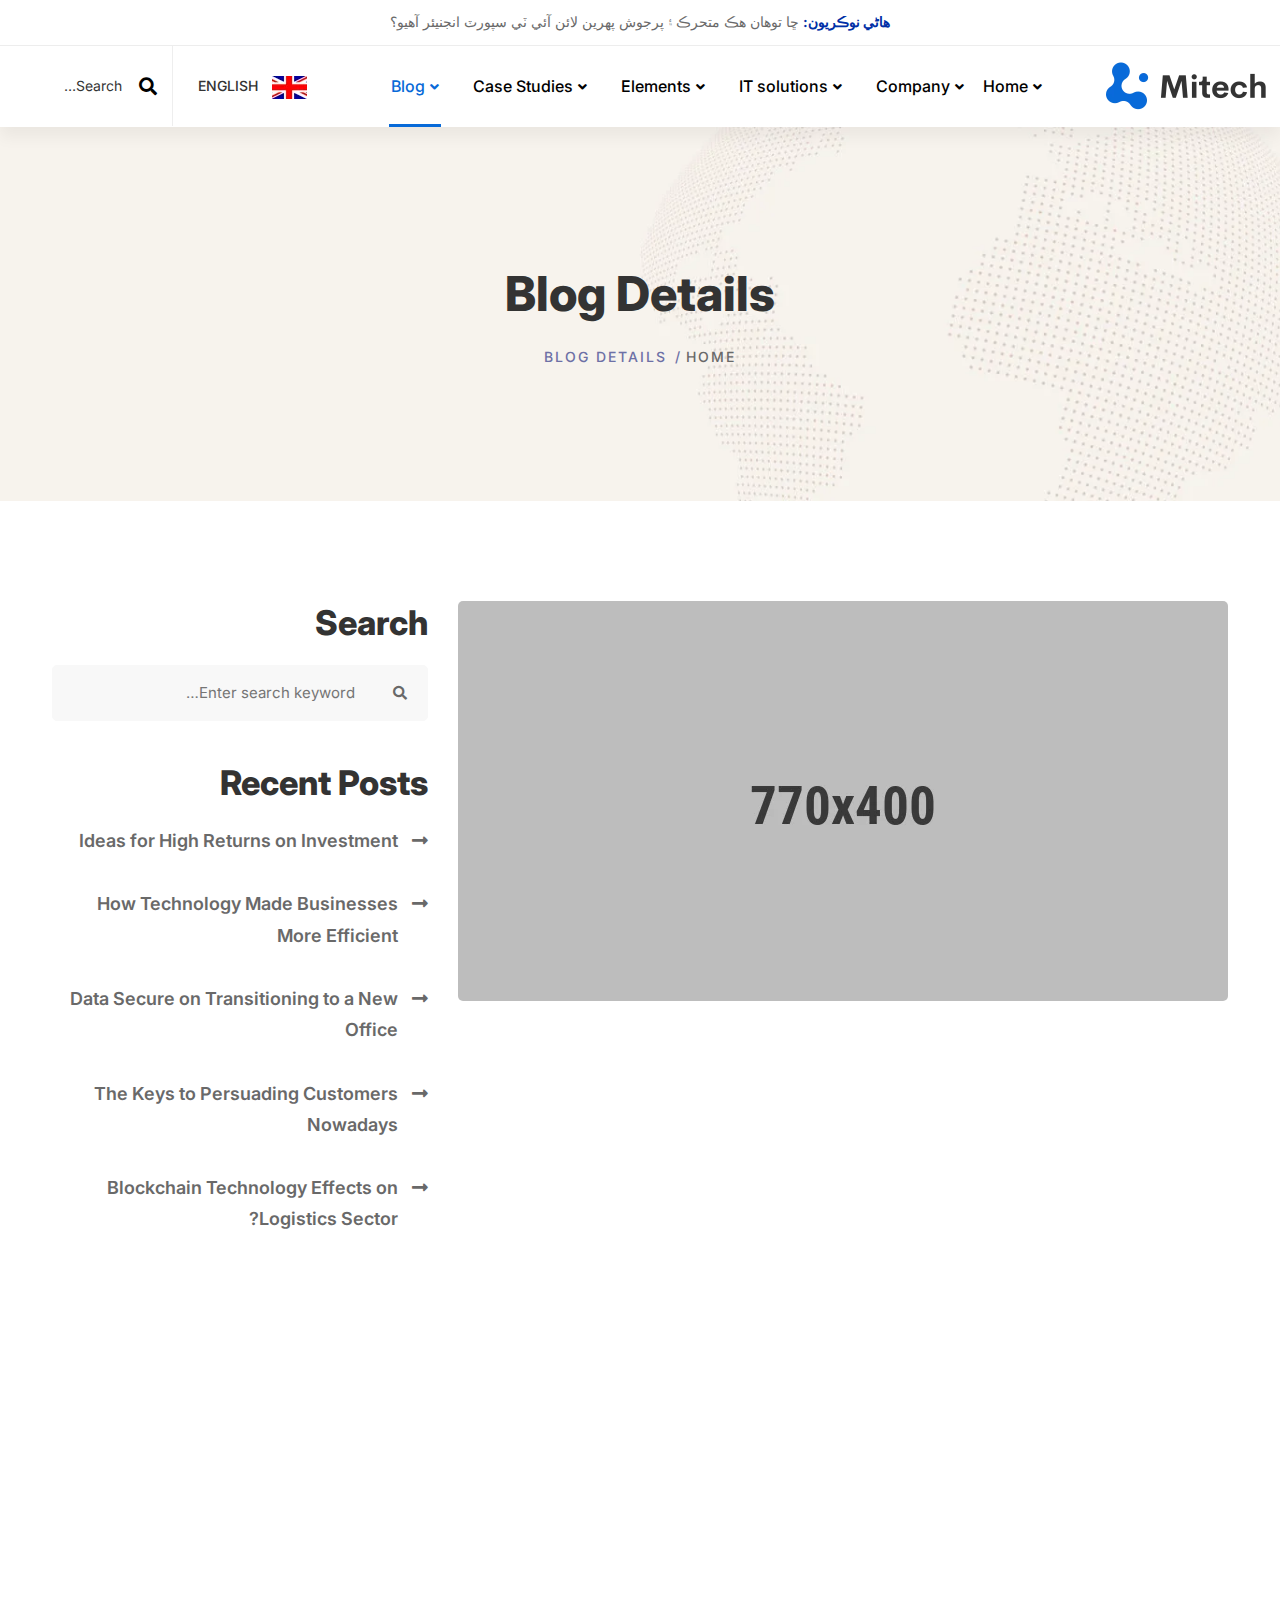
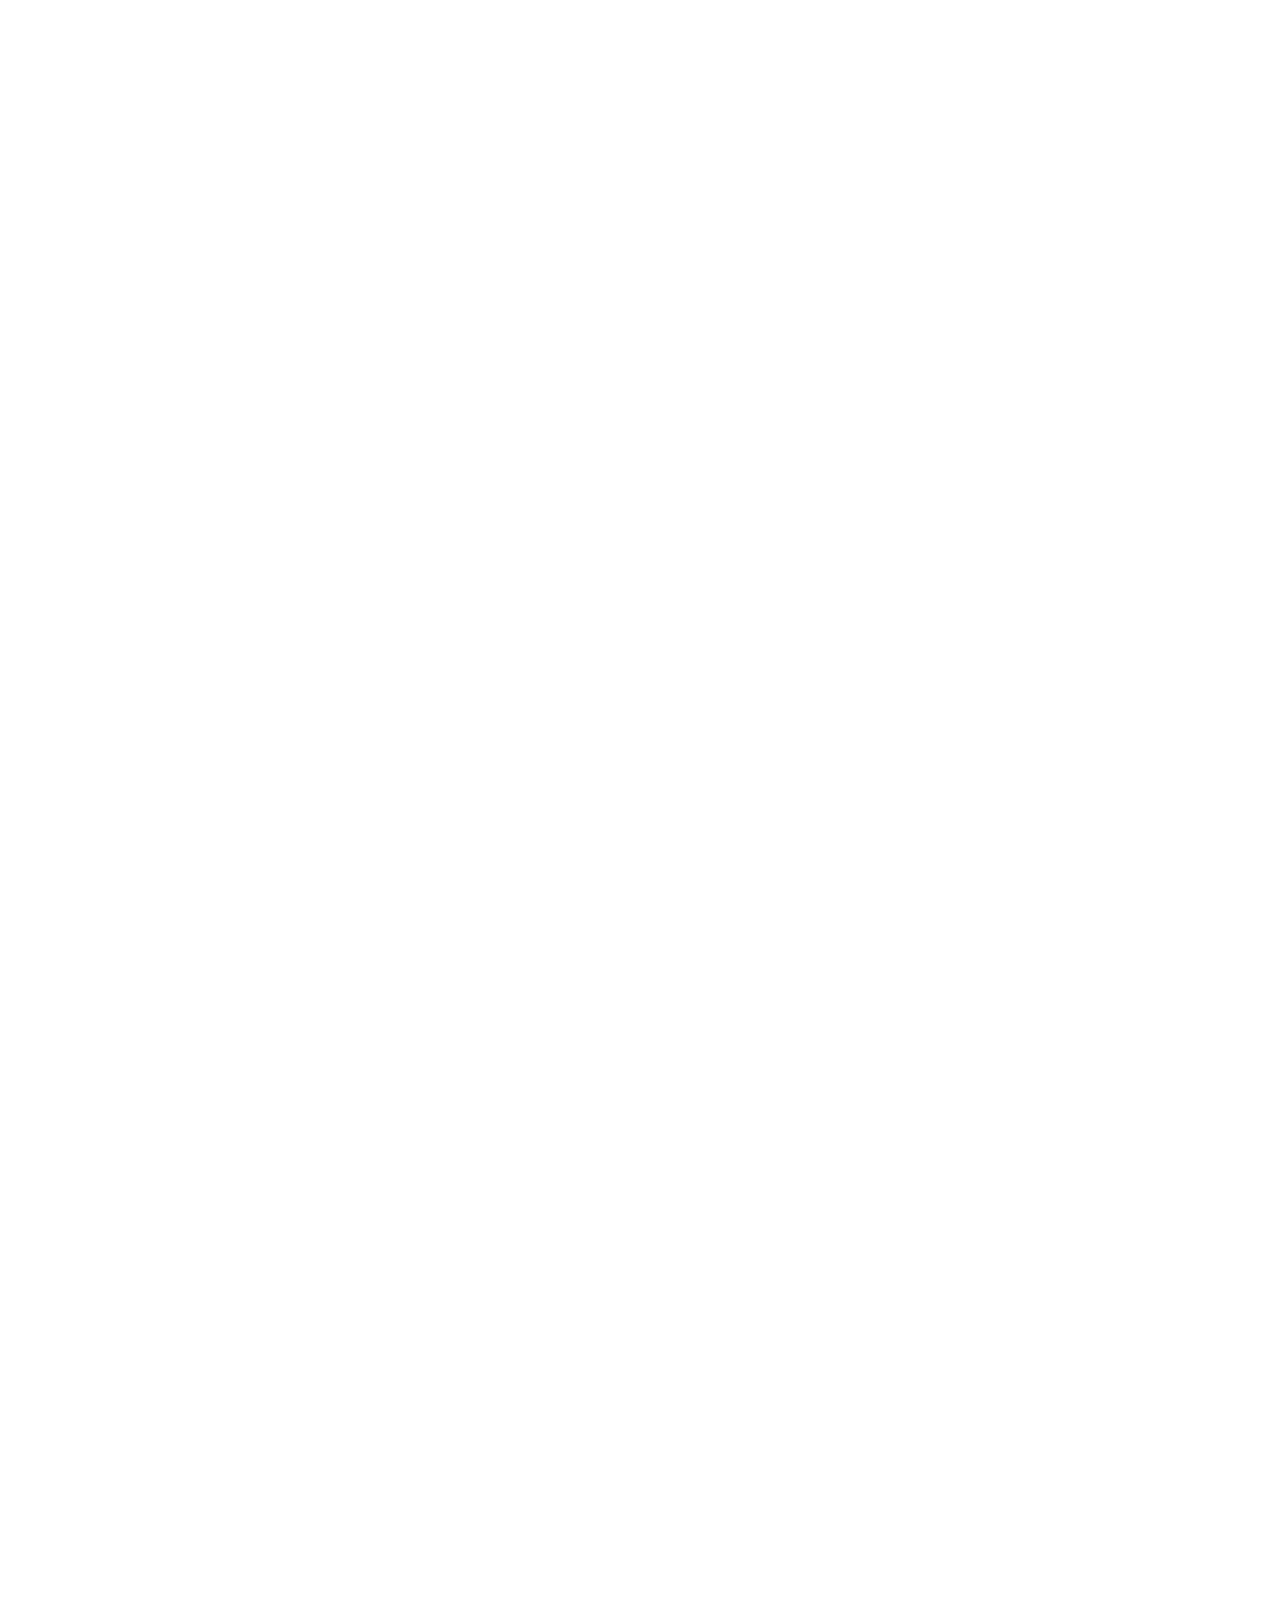
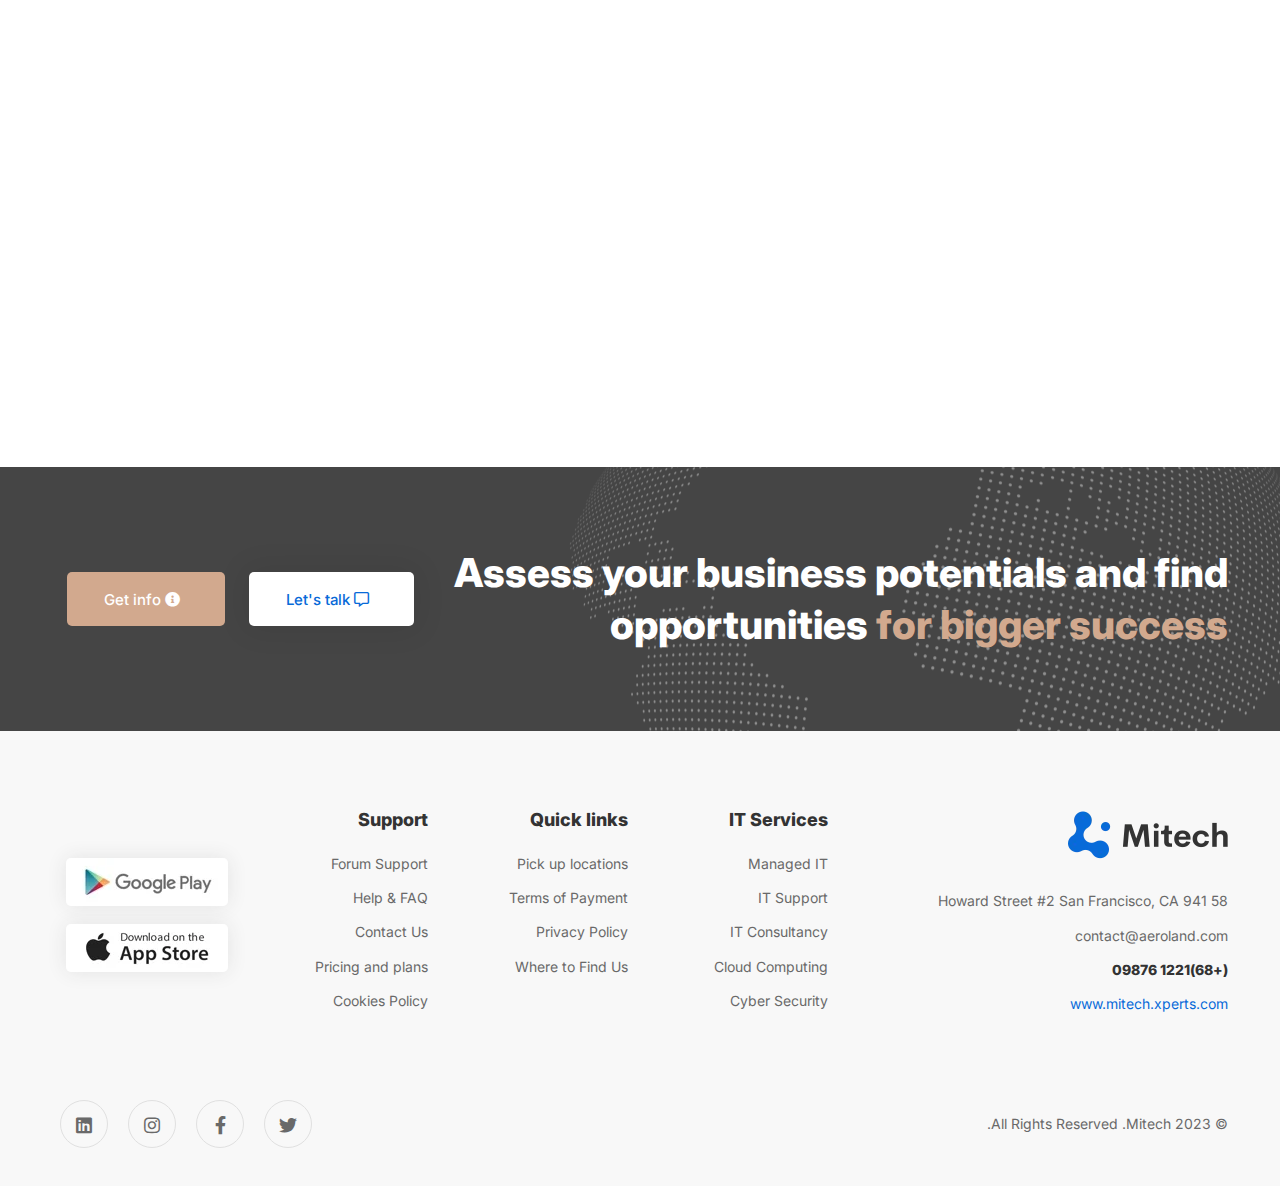
<file: blog-post-right-sidebar.html>
<!DOCTYPE html>
<html class="no-js" lang="zxx" dir="rtl">

<head>
    <meta charset="utf-8">
    <meta http-equiv="X-UA-Compatible" content="IE=edge">
    <title>Mitech - Technology IT Solutions HTML Template</title>
    <meta name="description" content="Technology IT Solutions HTML Template">
    <meta name="viewport" content="width=device-width, initial-scale=1">
    <!-- Favicon -->
    <link rel="icon" href="assets/images/favicon.webp">

    <!-- CSS
        ============================================ -->

    <!-- Bootstrap CSS -->
    <link rel="stylesheet" href="assets/css/vendor/bootstrap.min.css">

    <!-- Font Family CSS -->
    <link rel="preconnect" href="https://fonts.googleapis.com">
    <link rel="preconnect" href="https://fonts.gstatic.com" crossorigin>
    <link href="https://fonts.googleapis.com/css2?family=Inter:wght@100;200;300;400;500;600;700;800;900&display=swap" rel="stylesheet">

    <!-- FontAwesome CSS -->
    <link rel="stylesheet" href="assets/css/vendor/fontawesome-all.min.css">

    <!-- Swiper slider CSS -->
    <link rel="stylesheet" href="assets/css/plugins/swiper.min.css">

    <!-- animate-text CSS -->
    <link rel="stylesheet" href="assets/css/plugins/animate-text.css">

    <!-- Animate CSS -->
    <link rel="stylesheet" href="assets/css/plugins/animate.min.css">

    <!-- Light gallery CSS -->
    <link rel="stylesheet" href="assets/css/plugins/lightgallery.min.css">

    <!-- Vendor & Plugins CSS (Please remove the comment from below vendor.min.css & plugins.min.css for better website load performance and remove css files from avobe) -->

    <!-- <link rel="stylesheet" href="assets/css/vendor/vendor.min.css">
            <link rel="stylesheet" href="assets/css/plugins/plugins.min.css"> -->

    <!-- Main Style CSS -->
    <link rel="stylesheet" href="assets/css/style.css">

</head>

<body>





    <div class="preloader-activate preloader-active open_tm_preloader">
        <div class="preloader-area-wrap">
            <div class="spinner d-flex justify-content-center align-items-center h-100">
                <div class="bounce1"></div>
                <div class="bounce2"></div>
                <div class="bounce3"></div>
            </div>
        </div>
    </div>

    <!--====================  header area ====================-->
    <div class="header-area header-area--default">

        <!-- Header Top Wrap Start -->
        <div class="header-top-wrap border-bottom">
            <div class="container-fluid">
                <div class="row">
                    <div class="col-lg-12">
                        <p class="text-center top-message"><a href="#">هاڻي نوڪريون:</a> ڇا توهان هڪ متحرڪ ۽ پرجوش پهرين لائن آئي ٽي سپورٽ انجنيئر آهيو؟</p>
                    </div>
                </div>
            </div>
        </div>
        <!-- Header Top Wrap End -->

        <!-- Header Bottom Wrap Start -->
        <div class="header-bottom-wrap header-sticky">
            <div class="container-fluid">
                <div class="row">
                    <div class="col-lg-12">
                        <div class="header default-menu-style position-relative">

                            <!-- brand logo -->
                            <div class="header__logo">
                                <a href="index.html">
                                    <img src="assets/images/logo/logo-dark.webp" aria-label="Mitech Logo" width="160" height="48" class="img-fluid" alt="">
                                </a>
                            </div>

                            <!-- header midle box  -->
                            <div class="header-midle-box">
                                <div class="header-bottom-wrap d-md-block d-none">
                                    <div class="header-bottom-inner">
                                        <div class="header-bottom-left-wrap">
                                            <!-- navigation menu -->
                                            <div class="header__navigation d-none d-xl-block">
                                                <nav class="navigation-menu primary--menu">

                                                    <ul>
                                                        <li class="has-children has-children--multilevel-submenu">
                                                            <a href="#"><span>Home</span></a>
                                                            <ul class="submenu">
                                                                <li><a href="index-infotechno.html"><span>Software & Techology</span></a></li>
                                                                <li><a href="index-processing.html"><span>Startup Business</span></a></li>
                                                                <li><a href="index-appointment.html"><span>IT Agency</span></a></li>
                                                                <li><a href="index-services.html"><span>IT Services</span></a></li>
                                                                <li><a href="index-resolutions.html"><span>IT Solution</span></a></li>
                                                                <li><a href="index-cybersecurity.html"><span>Cyber Security</span></a></li>
                                                                <li><a href="index-modern-it-company.html"><span>Modern IT Company</span></a></li>
                                                                <li><a href="index-machine-learning.html"><span>Machine Learning</span></a></li>
                                                                <li><a href="index-software-innovation.html"><span>Software Innovation</span></a></li>
                                                            </ul>
                                                        </li>
                                                        <li class="has-children has-children--multilevel-submenu">
                                                            <a href="#"><span>Company</span></a>
                                                            <ul class="submenu">
                                                                <li class="has-children">
                                                                    <a href="about-us-01.html"><span>About us</span></a>
                                                                    <ul class="submenu">
                                                                        <li><a href="about-us-01.html"><span>About us 01</span></a></li>
                                                                        <li><a href="about-us-02.html"><span>About us 02</span></a></li>
                                                                        <li class="has-children">
                                                                            <a href="#"><span>Submenu Level Two</span></a>
                                                                            <ul class="submenu">
                                                                                <li><a href="#"><span>Submenu Level Three</span></a></li>
                                                                                <li><a href="#"><span>Submenu Level Three</span></a></li>
                                                                                <li><a href="#"><span>Submenu Level Three</span></a></li>
                                                                            </ul>
                                                                        </li>
                                                                    </ul>
                                                                </li>
                                                                <li><a href="contact-us.html"><span>Contact us</span></a></li>
                                                                <li><a href="leadership.html"><span>Leadership</span></a></li>
                                                                <li><a href="why-choose-us.html"><span>Why choose us</span></a></li>
                                                                <li><a href="our-history.html"><span>Our history</span></a></li>
                                                                <li><a href="faqs.html"><span>FAQs</span></a></li>
                                                                <li><a href="careers.html"><span>Careers</span></a></li>
                                                                <li><a href="pricing-plans.html"><span>Pricing plans</span></a></li>
                                                            </ul>
                                                        </li>
                                                        <li class="has-children has-children--multilevel-submenu">
                                                            <a href="#"><span>IT solutions</span></a>
                                                            <ul class="submenu">
                                                                <li><a href="it-services.html"><span>IT Services</span></a></li>
                                                                <li><a href="managed-it-service.html"><span>Managed IT Services</span></a></li>
                                                                <li><a href="industries.html"><span>Industries</span></a></li>
                                                                <li><a href="business-solution.html"><span>Business solution</span></a></li>
                                                                <li><a href="it-services-details.html"><span>IT Services Details</span></a></li>
                                                            </ul>
                                                        </li>
                                                        <li class="has-children">
                                                            <a href="#"><span>Elements</span></a>
                                                            <!-- mega menu -->
                                                            <ul class="megamenu megamenu--mega">
                                                                <li>
                                                                    <h2 class="page-list-title">ELEMENT GROUP 01</h2>
                                                                    <ul>
                                                                        <li><a href="element-accordion.html"><span>Accordions & Toggles</span></a></li>
                                                                        <li><a href="element-box-icon.html"><span>Box Icon</span></a></li>
                                                                        <li><a href="element-box-image.html"><span>Box Image</span></a></li>
                                                                        <li><a href="element-box-large-image.html"><span>Box Large Image</span></a></li>
                                                                        <li><a href="element-buttons.html"><span>Buttons</span></a></li>
                                                                        <li><a href="element-cta.html"><span>Call to action</span></a></li>
                                                                        <li><a href="element-client-logo.html"><span>Client Logo</span></a></li>
                                                                        <li><a href="element-countdown.html"><span>Countdown</span></a></li>
                                                                    </ul>
                                                                </li>
                                                                <li>
                                                                    <h2 class="page-list-title">ELEMENT GROUP 02</h2>
                                                                    <ul>
                                                                        <li><a href="element-counters.html"><span>Counters</span></a></li>
                                                                        <li><a href="element-dividers.html"><span>Dividers</span></a></li>
                                                                        <li><a href="element-flexible-image-slider.html"><span>Flexible image slider</span></a></li>
                                                                        <li><a href="element-google-map.html"><span>Google Map</span></a></li>
                                                                        <li><a href="element-gradation.html"><span>Gradation</span></a></li>
                                                                        <li><a href="element-instagram.html"><span>Instagram</span></a></li>
                                                                        <li><a href="element-lists.html"><span>Lists</span></a></li>
                                                                        <li><a href="element-message-box.html"><span>Message box</span></a></li>
                                                                    </ul>
                                                                </li>
                                                                <li>
                                                                    <h2 class="page-list-title">ELEMENT GROUP 03</h2>
                                                                    <ul>
                                                                        <li><a href="element-popup-video.html"><span>Popup Video</span></a></li>
                                                                        <li><a href="element-pricing-box.html"><span>Pricing Box</span></a></li>
                                                                        <li><a href="element-progress-bar.html"><span>Progress Bar</span></a></li>
                                                                        <li><a href="element-progress-circle.html"><span>Progress Circle</span></a></li>
                                                                        <li><a href="element-rows-columns.html"><span>Rows & Columns</span></a></li>
                                                                        <li><a href="element-social-networks.html"><span>Social Networks</span></a></li>
                                                                        <li><a href="element-tabs.html"><span>Tabs</span></a></li>
                                                                        <li><a href="element-team-member.html"><span>Team member</span></a></li>
                                                                    </ul>
                                                                </li>
                                                                <li>
                                                                    <h2 class="page-list-title">ELEMENT GROUP 04</h2>
                                                                    <ul>
                                                                        <li><a href="element-testimonials.html"><span>Testimonials</span></a></li>
                                                                        <li><a href="element-timeline.html"><span>Timeline</span></a></li>
                                                                        <li><a href="element-carousel-sliders.html"><span>Carousel Sliders</span></a></li>
                                                                        <li><a href="element-typed-text.html"><span>Typed Text</span></a></li>
                                                                    </ul>
                                                                </li>
                                                            </ul>
                                                        </li>
                                                        <li class="has-children has-children--multilevel-submenu">
                                                            <a href="#"><span>Case Studies</span></a>
                                                            <!-- multilevel submenu -->
                                                            <ul class="submenu">
                                                                <li><a href="case-studies.html"><span>Case Studies 01</span></a></li>
                                                                <li><a href="case-studies-02.html"><span>Case Studies 02</span></a></li>
                                                                <li><a href="single-smart-vision.html"><span>Single Layout</span></a></li>
                                                            </ul>
                                                        </li>
                                                        <li class="has-children has-children--multilevel-submenu">
                                                            <a href="blog-list-large-image.html"><span>Blog</span></a>
                                                            <!-- multilevel submenu -->
                                                            <ul class="submenu">
                                                                <li><a href="blog-list-large-image.html"><span>List Large Image</span></a></li>
                                                                <li><a href="blog-list-left-large-image.html"><span>Left Large Image</span></a></li>
                                                                <li><a href="blog-grid-classic.html"><span>Grid Classic</span></a></li>
                                                                <li><a href="blog-grid-masonry.html"><span>Grid Masonry</span></a></li>
                                                                <li class="has-children">
                                                                    <a href="blog-post-layout-one.html"><span>Single Layouts</span></a>
                                                                    <ul class="submenu">
                                                                        <li><a href="blog-post-layout-one.html"><span>Left Sidebar</span></a></li>
                                                                        <li><a href="blog-post-right-sidebar.html"><span>Right Sidebar</span></a></li>
                                                                        <li><a href="blog-post-no-sidebar.html"><span>No Sidebar</span></a></li>
                                                                    </ul>
                                                                </li>
                                                            </ul>
                                                        </li>
                                                    </ul>
                                                </nav>
                                            </div>
                                        </div>
                                    </div>
                                </div>

                            </div>

                            <!-- header right box -->
                            <div class="header-right-box">
                                <div class="header-right-inner" id="hidden-icon-wrapper">

                                    <!-- language-menu -->
                                    <div class="language-menu">
                                        <ul>
                                            <li>
                                                <a href="#" class="">
                                                    <img class="ls-flag" src="assets/images/flags/en.webp" alt="en" title="English">
                                                    <span class="wpml-ls-native">English</span>
                                                </a>

                                                <ul class="ls-sub-menu">
                                                    <li class="">
                                                        <a href="#" class="">
                                                            <img class="ls-flag" src="assets/images/flags/fr.webp" alt="en" title="Français"><span class="wpml-ls-native">Français</span>
                                                        </a>
                                                    </li>
                                                    <li class="">
                                                        <a href="#" class="">
                                                            <img class="wpml-ls-flag" src="assets/images/flags/de.webp" alt="de" title="Deutsch"><span class="wpml-ls-native">Deutsch</span>
                                                        </a>
                                                    </li>

                                                </ul>

                                            </li>

                                        </ul>
                                    </div>

                                    <!-- header-search-form -->
                                    <div class="header-search-form default-search">
                                        <form action="#" class="search-form-top">
                                            <input class="search-field" type="text" placeholder="Search…">
                                            <button class="search-submit">
                                                <i class="search-btn-icon fa fa-search"></i>
                                            </button>
                                        </form>
                                    </div>
                                </div>

                                <!-- mobile menu -->
                                <div class="mobile-navigation-icon d-block d-xl-none" id="mobile-menu-trigger">
                                    <i></i>
                                </div>
                                <!-- hidden icons menu -->
                                <div class="hidden-icons-menu d-block d-md-none" id="hidden-icon-trigger">
                                    <a href="javascript:void(0)">
                                        <i class="far fa-ellipsis-h-alt"></i>
                                    </a>
                                </div>
                            </div>

                        </div>
                    </div>
                </div>
            </div>
        </div>
        <!-- Header Bottom Wrap End -->

    </div>
    <!--====================  End of header area  ====================-->














    <!-- breadcrumb-area start -->
    <div class="breadcrumb-area">
        <div class="container">
            <div class="row">
                <div class="col-12">
                    <div class="breadcrumb_box text-center">
                        <h2 class="breadcrumb-title">Blog Details</h2>
                        <!-- breadcrumb-list start -->
                        <ul class="breadcrumb-list">
                            <li class="breadcrumb-item"><a href="index.html">Home</a></li>
                            <li class="breadcrumb-item active">Blog Details</li>
                        </ul>
                        <!-- breadcrumb-list end -->
                    </div>
                </div>
            </div>
        </div>
    </div>
    <!-- breadcrumb-area end -->











    <div id="main-wrapper">
        <div class="site-wrapper-reveal">










            <!--====================  Blog Area Start ====================-->
            <div class="blog-pages-wrapper section-space--ptb_100">
                <div class="container">
                    <div class="row">

                        <div class="col-lg-4 order-lg-2 order-2">
                            <div class="page-sidebar-content-wrapper page-sidebar-right small-mt__40 tablet-mt__40">

                                <!--=== Sidebar Widget Start ===-->
                                <div class="sidebar-widget search-post wow move-up">
                                    <div class="widget-title">
                                        <h4 class="sidebar-widget-title">Search</h4>
                                    </div>
                                    <form action="#" method="post">
                                        <div class="widget-search">
                                            <input type="text" placeholder="Enter search keyword…">

                                            <button type="submit" class="search-submit">
                                                <span class="search-btn-icon fa fa-search"></span>
                                            </button>

                                        </div>
                                    </form>
                                </div>
                                <!--=== Sidebar Widget End ===-->


                                <!-- === Sidebar Widget Start === -->
                                <div class="sidebar-widget widget-blog-recent-post wow move-up">

                                    <h4 class="sidebar-widget-title">Recent Posts</h4>

                                    <ul>
                                        <li>
                                            <a href="#">Ideas for High Returns on Investment</a>
                                        </li>
                                        <li>
                                            <a href="#">How Technology Made Businesses More Efficient</a>
                                        </li>
                                        <li>
                                            <a href="#">Data Secure on Transitioning to a New Office</a>
                                        </li>
                                        <li>
                                            <a href="#">The Keys to Persuading Customers Nowadays</a>
                                        </li>
                                        <li>
                                            <a href="#">Blockchain Technology Effects on Logistics Sector?</a>
                                        </li>
                                    </ul>

                                </div>
                                <!-- === Sidebar Widget End === -->

                                <!-- === Sidebar Widget Start === -->
                                <div class="sidebar-widget widget-images wow move-up">

                                    <img class="img-fluid" src="assets/images/blog/blog-sidebar-ads.webp" alt="">

                                </div>
                                <!-- === Sidebar Widget End === -->

                                <!-- === Sidebar Widget Start === -->
                                <div class="sidebar-widget widget-tag wow move-up">
                                    <h4 class="sidebar-widget-title">Tags</h4>
                                    <a href="#" class="ht-btn ht-btn-xs">business</a>
                                    <a href="#" class="ht-btn ht-btn-xs">featured</a>
                                    <a href="#" class="ht-btn ht-btn-xs">IT Security</a>
                                    <a href="#" class="ht-btn ht-btn-xs">IT services</a>

                                </div>
                                <!-- === Sidebar Widget End === -->
                            </div>
                        </div>
                        <div class="col-lg-8 order-lg-1 order-1">
                            <div class="main-blog-wrap">
                                <!--======= Single Blog Item Start ========-->
                                <div class="single-blog-item">
                                    <!-- Post Feature Start -->
                                    <div class="post-feature blog-thumbnail  wow move-up">
                                        <img class="img-fluid" src="assets/images/blog/blog-07-770x400.webp" alt="Blog Images">
                                    </div>
                                    <!-- Post Feature End -->

                                    <!-- Post info Start -->
                                    <div class="post-info lg-blog-post-info  wow move-up">
                                        <div class="post-categories">
                                            <a href="#"> Success Story, Tips</a>
                                        </div>

                                        <h3 class="post-title">How Wireless Technology is Changing Business</h3>

                                        <div class="post-meta mt-20">
                                            <div class="post-author">
                                                <a href="#">
                                                    <img class="img-fluid avatar-96" src="assets/images/team/admin.webp" alt=""> Harry Ferguson
                                                </a>
                                            </div>
                                            <div class="post-date">
                                                <span class="far fa-calendar meta-icon"></span>
                                                January 14, 2019
                                            </div>
                                            <div class="post-view">
                                                <span class="meta-icon far fa-eye"></span>
                                                346 views
                                            </div>
                                            <div class="post-comments">
                                                <span class="far fa-comment-alt meta-icon"></span>
                                                <a href="#" class="smooth-scroll-link">4 Comments</a>
                                            </div>
                                        </div>

                                        <div class="post-excerpt mt-15">
                                            <p>It’s been said a million times before, if not more, but technology has revolutionised our lives in ways we never expected. From the home to the office, there’s no corner of our day-to-day lives that hasn’t been affected by the technological boom.</p>

                                            <blockquote>
                                                <p class="p1">Wireless technology changes every year too, and it’ll continue to change for as long as we can see. Below, we take a look at a few ways wireless tech has changed businesses so far. </p>
                                            </blockquote>

                                            <p>Offset Dublin has revealed some of its speakers for 2019, which include political illustrator Edel Rodriguez and newly-appointed Pentagram partner Yuri Suzuki.</p>

                                            <p>The three-day annual conference has been running since 2010, and has since branched out with smaller conferences in Sheffield and London.</p>

                                            <p>Offset Dublin is the original branch of the festival brand, and will run from 5-7 April, moving from its previous venue of the Bord Gáis Energy Theatre to The Point Square. There will be two stages with 100 speakers in total.</p>
                                            <p>Source:&nbsp;designweek.co.uk</p>

                                            <div class="entry-post-share-wrap  border-bottom">
                                                <div class="row align-items-center">
                                                    <div class="col-lg-6 col-md-6">
                                                        <div class="entry-post-tags">
                                                            <div class="tagcloud-icon">
                                                                <i class="far fa-tags"></i>
                                                            </div>
                                                            <div class="tagcloud">
                                                                <a href="#"> business</a>, <a href="#">IT Security</a>, <a href="#">IT services</a>
                                                            </div>
                                                        </div>
                                                    </div>

                                                    <div class="col-lg-6 col-md-6">
                                                        <div class="entry-post-share">
                                                            <div class="share-label">
                                                                Share this post
                                                            </div>
                                                            <div class="share-media">
                                                                <span class="share-icon fa fa-share-alt"></span>

                                                                <div class="share-list">
                                                                    <a class="hint--bounce hint--top hint--primary twitter" target="_blank" aria-label="Twitter" href="#">
                                                                        <i class="fab fa-twitter"></i>
                                                                    </a>
                                                                    <a class="hint--bounce hint--top hint--primary facebook" target="_blank" aria-label="Facebook" href="#">
                                                                        <i class="fab fa-facebook-f"></i>
                                                                    </a>
                                                                    <a class="hint--bounce hint--top hint--primary linkedin" target="_blank" aria-label="Linkedin" href="#">
                                                                        <i class="fab fa-linkedin"></i>
                                                                    </a>
                                                                </div>
                                                            </div>
                                                        </div>
                                                    </div>
                                                </div>
                                            </div>

                                            <div class="entry-author">
                                                <div class="author-info">
                                                    <div class="author-avatar">
                                                        <img src="assets/images/team/avatar-06-90x90.webp" alt="">
                                                        <div class="author-social-networks">
                                                            <div class="inner">
                                                                <a class="hint--bounce hint--top hint--primary" aria-label="Twitter" href="#" target="_blank">
                                                                    <i class="fab fa-twitter"></i>
                                                                </a>

                                                                <a class="hint--bounce hint--top hint--primary" aria-label="Facebook" href="#" target="_blank">
                                                                    <i class="fab fa-facebook-f"></i>
                                                                </a>

                                                                <a class="hint--bounce hint--top hint--primary" aria-label="Instagram" href="#" target="_blank">
                                                                    <i class="fab fa-instagram"></i>
                                                                </a>
                                                            </div>
                                                        </div>
                                                    </div>
                                                    <div class="author-description">
                                                        <h6 class="author-name">Owen Christ</h6>

                                                        <div class="author-biographical-info">
                                                            Harry Ferguson is an author, blogger, and designer living in a suburb of Washington, DC. When he’s not designing, blogging, or writing, Ferguson can be found with his head in a book or pinning like a madman.
                                                        </div>
                                                    </div>
                                                </div>
                                            </div>

                                            <div class="related-posts-wrapper">

                                                <div class="row">
                                                    <div class="col-lg-6">
                                                        <!-- Single Valid Post Start -->
                                                        <a class="single-valid-post-wrapper" href="#">
                                                            <div class="single-blog__item">
                                                                <div class="single-valid__thum bg-img" data-bg="assets/images/blog/blog-03-370x120.webp">
                                                                </div>

                                                                <div class="post-content">
                                                                    <h6 class="post-title font-weight--bold">Designers’ Identities & Social Unconscious Bias</h6>
                                                                </div>

                                                            </div>
                                                        </a>
                                                        <!-- Single Valid Post End -->
                                                    </div>
                                                    <div class="col-lg-6">
                                                        <!-- Single Valid Post Start -->
                                                        <a class="single-valid-post-wrapper" href="#">
                                                            <div class="single-blog__item">
                                                                <div class="single-valid__thum bg-img" data-bg="assets/images/blog/blog-05-370x120.webp">
                                                                </div>

                                                                <div class="post-content">
                                                                    <h6 class="post-title font-weight--bold">Designers’ Identities & Social Unconscious Bias</h6>
                                                                </div>

                                                            </div>
                                                        </a>
                                                        <!-- Single Valid Post End -->
                                                    </div>
                                                </div>
                                            </div>

                                            <div class="comment-list-wrapper">

                                                <div class="row">
                                                    <div class="col-lg-12">
                                                        <h4 class="widget-title section-space--mb_50">Comments (3) </h4>
                                                    </div>
                                                    <div class="col-lg-12">

                                                        <ol class="comment-list">
                                                            <li class="comment border-bottom">
                                                                <div class="comment-2">
                                                                    <div class="comment-author vcard">
                                                                        <img alt="" src="assets/images/team/coment.webp">
                                                                    </div>
                                                                    <div class="comment-content">
                                                                        <div class="meta">
                                                                            <h6 class="fn">Edna Watson</h6>
                                                                        </div>
                                                                        <div class="comment-text">
                                                                            <p>Thanks for always keeping your HTML Template up to date. Your level of support and dedication is second to none.</p>
                                                                        </div>

                                                                        <div class="comment-actions">
                                                                            <div class="comment-datetime"> November 16, 2018 at 4:31 am </div><span> | </span>
                                                                            <a class="comment-reply-link" href="#">Reply</a>
                                                                        </div>
                                                                    </div>
                                                                </div>
                                                            </li><!-- comment End-->
                                                            <li class="comment border-bottom">
                                                                <div class="comment-2">
                                                                    <div class="comment-author vcard">
                                                                        <img alt="" src="assets/images/team/comment-2.webp">
                                                                    </div>
                                                                    <div class="comment-content">
                                                                        <div class="meta">
                                                                            <h6 class="fn">Owen Christ</h6>
                                                                        </div>
                                                                        <div class="comment-text">
                                                                            <p>Thanks for always keeping your HTML Template up to date. Your level of support and dedication is second to none.</p>
                                                                        </div>

                                                                        <div class="comment-actions">
                                                                            <div class="comment-datetime"> November 19, 2018 at 4:31 am </div><span> | </span>
                                                                            <a class="comment-reply-link" href="#">Reply</a>
                                                                        </div>
                                                                    </div>
                                                                </div>
                                                            </li><!-- comment End-->
                                                            <li class="comment">
                                                                <div class="comment-5">
                                                                    <div class="comment-author vcard">
                                                                        <img alt="" src="assets/images/team/comment-3.webp">
                                                                    </div>
                                                                    <div class="comment-content">
                                                                        <div class="meta">
                                                                            <h6 class="fn">James Scott</h6>
                                                                            <div class="comment-datetime">
                                                                                November 13, 2018 at 4:50 am </div>
                                                                        </div>
                                                                        <div class="comment-text">
                                                                            <p>Thanks for always keeping your HTML Template up to date. Your level of support and dedication is second to none.</p>
                                                                        </div>

                                                                        <div class="comment-actions">
                                                                            <div class="comment-datetime"> February 12, 2018 at 6:31 am </div><span> | </span>
                                                                            <a class="comment-reply-link" href="#">Reply</a>
                                                                        </div>
                                                                    </div>
                                                                </div>
                                                                <ol class="children">
                                                                    <li class="comment ">
                                                                        <div class="comment-6">
                                                                            <div class="comment-author vcard">
                                                                                <img alt="" src="assets/images/team/reply-comm.webp">
                                                                            </div>
                                                                            <div class="comment-content">
                                                                                <div class="meta">
                                                                                    <h6 class="fn">Harry Ferguson</h6>
                                                                                    <div class="comment-datetime">
                                                                                        February 13, 2019 at 4:51 am </div>
                                                                                </div>
                                                                                <div class="comment-text">
                                                                                    <p>Thanks for always keeping your HTML Template up to date. Your level of support and dedication is second to none.</p>
                                                                                </div>

                                                                                <div class="comment-actions">
                                                                                    <div class="comment-datetime"> November 13, 2018 at 4:31 am </div><span> | </span>
                                                                                    <a class="comment-reply-link" href="#">Reply</a>
                                                                                </div>
                                                                            </div>
                                                                        </div>
                                                                    </li><!-- comment End -->
                                                                </ol><!-- children End -->
                                                            </li><!-- comment End-->
                                                        </ol>
                                                    </div>
                                                </div>
                                            </div>

                                            <div class="comment-list-wrapper">

                                                <div class="row">

                                                    <div class="col-lg-12">
                                                        <h4 class="widget-title mb-20">Leave your thought here </h4>
                                                        <p>Your email address will not be published. Required fields are marked *</p>
                                                    </div>

                                                    <div class="col-lg-12">
                                                        <div class="contact-from-wrapper section-space--mt_30">
                                                            <form action="#" method="post">
                                                                <div class="contact-page-form">
                                                                    <div class="contact-input">
                                                                        <div class="contact-inner">
                                                                            <input name="name" type="text" placeholder="Your Comment *">
                                                                        </div>
                                                                        <div class="contact-inner">
                                                                            <input name="email" type="email" placeholder="Your Email *">
                                                                        </div>

                                                                    </div>
                                                                    <div class="contact-inner contact-message">
                                                                        <textarea name="comment" placeholder="Your Comment"></textarea>
                                                                    </div>
                                                                    <p class="comment-form-cookies-consent">
                                                                        <input type="checkbox">
                                                                        <label>Save my name, email, and website in this browser for the next time I comment.</label>
                                                                    </p>
                                                                    <div class="comment-submit-btn">
                                                                        <button class="ht-btn ht-btn-md" type="submit">Submit</button>
                                                                    </div>
                                                                </div>
                                                            </form>
                                                        </div>
                                                    </div>
                                                </div>
                                            </div>
                                        </div>

                                    </div>
                                    <!-- Post info End -->
                                </div>
                                <!--===== Single Blog Item End =========-->
                            </div>
                        </div>
                    </div>
                </div>
            </div>
            <!--====================  Blog Area End  ====================-->






            <!--========== Call to Action Area Start ============-->
            <div class="cta-image-area_one section-space--ptb_80 cta-bg-image_one">
                <div class="container">
                    <div class="row align-items-center">
                        <div class="col-xl-8 col-lg-7">
                            <div class="cta-content md-text-center">
                                <h3 class="heading text-white">Assess your business potentials and find opportunities <span class="text-color-secondary">for bigger success</span></h3>
                            </div>
                        </div>
                        <div class="col-xl-4 col-lg-5">
                            <div class="cta-button-group--one text-center">
                                <a href="#" class="btn btn--white btn-one"><span class="btn-icon me-2"><i class="far fa-comment-alt"></i></span> Let's talk</a>
                                <a href="#" class="btn btn--secondary  btn-two"><span class="btn-icon me-2"><i class="fas fa-info-circle"></i></span> Get info</a>
                            </div>
                        </div>
                    </div>
                </div>
            </div>
            <!--========== Call to Action Area End ============-->








        </div>

        <!--====================  footer area ====================-->
        <div class="footer-area-wrapper bg-gray">
            <div class="footer-area section-space--ptb_80">
                <div class="container">
                    <div class="row footer-widget-wrapper">
                        <div class="col-lg-4 col-md-6 col-sm-6 footer-widget">
                            <div class="footer-widget__logo mb-30">
                                <img src="assets/images/logo/dark-logo-160x48.webp" width="160" height="48" class="img-fluid" alt="">
                            </div>
                            <ul class="footer-widget__list">
                                <li>58 Howard Street #2 San Francisco, CA 941</li>
                                <li><a href="mailto:contact@aeroland.com" class="hover-style-link">contact@aeroland.com</a></li>
                                <li><a href="tel:123344556" class="hover-style-link text-black font-weight--bold">(+68)1221 09876</a></li>
                                <li><a href="https://hasthemes.com/" class="hover-style-link text-color-primary">www.mitech.xperts.com</a></li>
                            </ul>
                        </div>
                        <div class="col-lg-2 col-md-4 col-sm-6 footer-widget">
                            <h6 class="footer-widget__title mb-20">IT Services</h6>
                            <ul class="footer-widget__list">
                                <li><a href="#" class="hover-style-link">Managed IT</a></li>
                                <li><a href="#" class="hover-style-link">IT Support</a></li>
                                <li><a href="#" class="hover-style-link">IT Consultancy</a></li>
                                <li><a href="#" class="hover-style-link">Cloud Computing</a></li>
                                <li><a href="#" class="hover-style-link">Cyber Security</a></li>
                            </ul>
                        </div>
                        <div class="col-lg-2 col-md-4 col-sm-6 footer-widget">
                            <h6 class="footer-widget__title mb-20">Quick links</h6>
                            <ul class="footer-widget__list">
                                <li><a href="#" class="hover-style-link">Pick up locations</a></li>
                                <li><a href="#" class="hover-style-link">Terms of Payment</a></li>
                                <li><a href="#" class="hover-style-link">Privacy Policy</a></li>
                                <li><a href="#" class="hover-style-link">Where to Find Us</a></li>
                            </ul>
                        </div>
                        <div class="col-lg-2 col-md-4 col-sm-6 footer-widget">
                            <h6 class="footer-widget__title mb-20">Support</h6>
                            <ul class="footer-widget__list">
                                <li><a href="#" class="hover-style-link">Forum Support</a></li>
                                <li><a href="#" class="hover-style-link">Help & FAQ</a></li>
                                <li><a href="#" class="hover-style-link">Contact Us</a></li>
                                <li><a href="#" class="hover-style-link">Pricing and plans</a></li>
                                <li><a href="#" class="hover-style-link">Cookies Policy</a></li>
                            </ul>
                        </div>
                        <div class="col-lg-2 col-md-4 col-sm-6 footer-widget">
                            <div class="footer-widget__title section-space--mb_50"></div>
                            <ul class="footer-widget__list">
                                <li><a href="#" class="image_btn" aria-label="Google play Button"><img class="img-fluid" src="assets/images/icons/aeroland-button-google-play.webp" alt=""></a></li>
                                <li><a href="#" class="image_btn" aria-label="App Store Button"><img class="img-fluid" src="assets/images/icons/aeroland-button-app-store.webp" alt=""></a></li>
                            </ul>
                        </div>
                    </div>
                </div>
            </div>
            <div class="footer-copyright-area section-space--pb_30">
                <div class="container">
                    <div class="row align-items-center">
                        <div class="col-md-6 text-center text-md-end">
                            <span class="copyright-text">&copy; 2023 Mitech. <a href="https://hasthemes.com/">All Rights Reserved.</a></span>
                        </div>
                        <div class="col-md-6 text-center text-md-start">
                            <ul class="list ht-social-networks solid-rounded-icon">

                                <li class="item">
                                    <a href="https://twitter.com" target="_blank" aria-label="Twitter" class="social-link hint--bounce hint--top hint--primary">
                                        <i class="fab fa-twitter link-icon"></i>
                                    </a>
                                </li>
                                <li class="item">
                                    <a href="https://facebook.com" target="_blank" aria-label="Facebook" class="social-link hint--bounce hint--top hint--primary">
                                        <i class="fab fa-facebook-f link-icon"></i>
                                    </a>
                                </li>
                                <li class="item">
                                    <a href="https://instagram.com" target="_blank" aria-label="Instagram" class="social-link hint--bounce hint--top hint--primary">
                                        <i class="fab fa-instagram link-icon"></i>
                                    </a>
                                </li>
                                <li class="item">
                                    <a href="https://linkedin.com" target="_blank" aria-label="Linkedin" class="social-link hint--bounce hint--top hint--primary">
                                        <i class="fab fa-linkedin link-icon"></i>
                                    </a>
                                </li>
                            </ul>
                        </div>
                    </div>
                </div>
            </div>
        </div>
        <!--====================  End of footer area  ====================-->












    </div>
    <!--====================  scroll top ====================-->
    <a href="#" class="scroll-top" id="scroll-top">
        <i class="arrow-top fas fa-chevron-up"></i>
        <i class="arrow-bottom fas fa-chevron-up"></i>
    </a>
    <!--====================  End of scroll top  ====================-->


    <!--====================  mobile menu overlay ====================-->
    <div class="mobile-menu-overlay" id="mobile-menu-overlay">
        <div class="mobile-menu-overlay__inner">
            <div class="mobile-menu-overlay__header">
                <div class="container-fluid">
                    <div class="row align-items-center">
                        <div class="col-md-6 col-8">
                            <!-- logo -->
                            <div class="logo">
                                <a href="index.html">
                                    <img src="assets/images/logo/logo-dark.webp" class="img-fluid" alt="">
                                </a>
                            </div>
                        </div>
                        <div class="col-md-6 col-4">
                            <!-- mobile menu content -->
                            <div class="mobile-menu-content text-start">
                                <span class="mobile-navigation-close-icon" id="mobile-menu-close-trigger"></span>
                            </div>
                        </div>
                    </div>
                </div>
            </div>
            <div class="mobile-menu-overlay__body">
                <nav class="offcanvas-navigation">
                    <ul>
                        <li class="has-children">
                            <a href="index.html">Home</a>
                            <ul class="sub-menu">
                                <li><a href="index-infotechno.html"><span>Infotechno</span></a></li>
                                <li><a href="index-processing.html"><span>Processing</span></a></li>
                                <li><a href="index-appointment.html"><span>Appointment</span></a></li>
                                <li><a href="index-services.html"><span>Services</span></a></li>
                                <li><a href="index-resolutions.html"><span>Resolutions</span></a></li>
                                <li><a href="index-cybersecurity.html"><span>cybersecurity</span></a></li>
                                <li><a href="index-modern-it-company.html"><span>Modern IT Company</span></a></li>
                                <li><a href="index-machine-learning.html"><span>Machine Learning</span></a></li>
                                <li><a href="index-software-innovation.html"><span>Software Innovation</span></a></li>
                            </ul>
                        </li>
                        <li class="has-children">
                            <a href="#">Company</a>
                            <ul class="sub-menu">
                                <li class="has-children">
                                    <a href="about-us-01.html"><span>About us</span></a>
                                    <ul class="sub-menu">
                                        <li><a href="about-us-01.html"><span>About us 01</span></a></li>
                                        <li><a href="about-us-02.html"><span>About us 02</span></a></li>
                                        <li class="has-children">
                                            <a href="#"><span>Submenu Level Two</span></a>
                                            <ul class="sub-menu">
                                                <li><a href="#"><span>Submenu Level Three</span></a></li>
                                                <li><a href="#"><span>Submenu Level Three</span></a></li>
                                                <li><a href="#"><span>Submenu Level Three</span></a></li>
                                            </ul>
                                        </li>
                                    </ul>
                                </li>
                                <li><a href="contact-us.html"><span>Contact us</span></a></li>
                                <li><a href="leadership.html"><span>Leadership</span></a></li>
                                <li><a href="why-choose-us.html"><span>Why choose us</span></a></li>
                                <li><a href="our-history.html"><span>Our history</span></a></li>
                                <li><a href="faqs.html"><span>FAQs</span></a></li>
                                <li><a href="careers.html"><span>Careers</span></a></li>
                                <li><a href="pricing-plans.html"><span>Pricing plans</span></a></li>
                            </ul>
                        </li>
                        <li class="has-children">
                            <a href="#">IT solutions</a>
                            <ul class="sub-menu">
                                <li><a href="it-services.html"><span>IT Services</span></a></li>
                                <li><a href="managed-it-service.html"><span>Managed IT Services</span></a></li>
                                <li><a href="industries.html"><span>Industries</span></a></li>
                                <li><a href="business-solution.html"><span>Business solution</span></a></li>
                                <li><a href="it-services-details.html"><span>IT Services Details</span></a></li>
                            </ul>
                        </li>
                        <li class="has-children">
                            <a href="#">Elements</a>
                            <ul class="sub-menu">
                                <li class="has-children">
                                    <a href="#">Element Group 01</a>
                                    <ul class="sub-menu">
                                        <li><a href="element-accordion.html"><span>Accordions & Toggles</span></a></li>
                                        <li><a href="element-box-icon.html"><span>Box Icon</span></a></li>
                                        <li><a href="element-box-image.html"><span>Box Image</span></a></li>
                                        <li><a href="element-box-large-image.html"><span>Box Large Image</span></a></li>
                                        <li><a href="element-buttons.html"><span>Buttons</span></a></li>
                                        <li><a href="element-cta.html"><span>Call to action</span></a></li>
                                        <li><a href="element-client-logo.html"><span>Client Logo</span></a></li>
                                        <li><a href="element-countdown.html"><span>Countdown</span></a></li>
                                    </ul>
                                </li>
                                <li class="has-children">
                                    <a href="#">Element Group 02</a>
                                    <ul class="sub-menu">
                                        <li><a href="element-counters.html"><span>Counters</span></a></li>
                                        <li><a href="element-dividers.html"><span>Dividers</span></a></li>
                                        <li><a href="element-flexible-image-slider.html"><span>Flexible image slider</span></a></li>
                                        <li><a href="element-google-map.html"><span>Google Map</span></a></li>
                                        <li><a href="element-gradation.html"><span>Gradation</span></a></li>
                                        <li><a href="element-instagram.html"><span>Instagram</span></a></li>
                                        <li><a href="element-lists.html"><span>Lists</span></a></li>
                                        <li><a href="element-message-box.html"><span>Message box</span></a></li>
                                    </ul>
                                </li>
                                <li class="has-children">
                                    <a href="#">Element Group 03</a>
                                    <ul class="sub-menu">
                                        <li><a href="element-popup-video.html"><span>Popup Video</span></a></li>
                                        <li><a href="element-pricing-box.html"><span>Pricing Box</span></a></li>
                                        <li><a href="element-progress-bar.html"><span>Progress Bar</span></a></li>
                                        <li><a href="element-progress-circle.html"><span>Progress Circle</span></a></li>
                                        <li><a href="element-rows-columns.html"><span>Rows & Columns</span></a></li>
                                        <li><a href="element-social-networks.html"><span>Social Networks</span></a></li>
                                        <li><a href="element-tabs.html"><span>Tabs</span></a></li>
                                        <li><a href="element-team-member.html"><span>Team member</span></a></li>
                                    </ul>
                                </li>
                                <li class="has-children">
                                    <a href="#">Element Group 04</a>
                                    <ul class="sub-menu">
                                        <li><a href="element-testimonials.html"><span>Testimonials</span></a></li>
                                        <li><a href="element-timeline.html"><span>Timeline</span></a></li>
                                        <li><a href="element-carousel-sliders.html"><span>Carousel Sliders</span></a></li>
                                        <li><a href="element-typed-text.html"><span>Typed Text</span></a></li>
                                    </ul>
                                </li>

                            </ul>
                        </li>
                        <li class="has-children">
                            <a href="javascript:void(0)">Case Studies</a>
                            <ul class="sub-menu">
                                <li><a href="case-studies.html"><span>Case Studies 01</span></a></li>
                                <li><a href="case-studies-02.html"><span>Case Studies 02</span></a></li>
                                <li><a href="single-smart-vision.html"><span>Single Layout</span></a></li>
                            </ul>
                        </li>
                        <li class="has-children">
                            <a href="javascript:void(0)">Blogs</a>
                            <ul class="sub-menu">
                                <li><a href="blog-list-large-image.html"><span>List Large Image</span></a></li>
                                <li><a href="blog-list-left-large-image.html"><span>Left Large Image</span></a></li>
                                <li><a href="blog-grid-classic.html"><span>Grid Classic</span></a></li>
                                <li><a href="blog-grid-masonry.html"><span>Grid Masonry</span></a></li>
                                <li class="has-children">
                                    <a href="blog-post-layout-one.html"><span>Single Layouts</span></a>
                                    <ul class="sub-menu">
                                        <li><a href="blog-post-layout-one.html"><span>Left Sidebar</span></a></li>
                                        <li><a href="blog-post-right-sidebar.html"><span>Right Sidebar</span></a></li>
                                        <li><a href="blog-post-no-sidebar.html"><span>No Sidebar</span></a></li>
                                    </ul>
                                </li>
                            </ul>
                        </li>
                    </ul>
                </nav>
            </div>
        </div>
    </div>
    <!--====================  End of mobile menu overlay  ====================-->







    <!--====================  search overlay ====================-->
    <div class="search-overlay" id="search-overlay">

        <div class="search-overlay__header">
            <div class="container-fluid">
                <div class="row align-items-center">
                    <div class="col-md-6 ms-auto col-4">
                        <!-- search content -->
                        <div class="search-content text-end">
                            <span class="mobile-navigation-close-icon" id="search-close-trigger"></span>
                        </div>
                    </div>
                </div>
            </div>
        </div>
        <div class="search-overlay__inner">
            <div class="search-overlay__body">
                <div class="search-overlay__form">
                    <form action="#">
                        <input type="text" placeholder="Search">
                    </form>
                </div>
            </div>
        </div>
    </div>
    <!--====================  End of search overlay  ====================-->

    <!-- JS
    ============================================ -->
    <!-- Modernizer JS -->
    <script src="assets/js/vendor/modernizr-2.8.3.min.js"></script>

    <!-- jQuery JS -->
    <script src="assets/js/vendor/jquery-3.5.1.min.js"></script>
    <script src="assets/js/vendor/jquery-migrate-3.3.0.min.js"></script>

    <!-- Bootstrap JS -->
    <script src="assets/js/vendor/bootstrap.min.js"></script>

    <!-- wow JS -->
    <script src="assets/js/plugins/wow.min.js"></script>

    <!-- Swiper Slider JS -->
    <script src="assets/js/plugins/swiper.min.js"></script>

    <!-- Light gallery JS -->
    <script src="assets/js/plugins/lightgallery.min.js"></script>

    <!-- Waypoints JS -->
    <script src="assets/js/plugins/waypoints.min.js"></script>

    <!-- Counter down JS -->
    <script src="assets/js/plugins/countdown.min.js"></script>

    <!-- Isotope JS -->
    <script src="assets/js/plugins/isotope.min.js"></script>

    <!-- Masonry JS -->
    <script src="assets/js/plugins/masonry.min.js"></script>

    <!-- ImagesLoaded JS -->
    <script src="assets/js/plugins/images-loaded.min.js"></script>

    <!-- Wavify JS -->
    <script src="assets/js/plugins/wavify.js"></script>

    <!-- jQuery Wavify JS -->
    <script src="assets/js/plugins/jquery.wavify.js"></script>

    <!-- circle progress JS -->
    <script src="assets/js/plugins/circle-progress.min.js"></script>

    <!-- counterup JS -->
    <script src="assets/js/plugins/counterup.min.js"></script>

    <!-- animation text JS -->
    <script src="assets/js/plugins/animation-text.min.js"></script>

    <!-- Vivus JS -->
    <script src="assets/js/plugins/vivus.min.js"></script>

    <!-- Some plugins JS -->
    <script src="assets/js/plugins/some-plugins.js"></script>


    <!-- Plugins JS (Please remove the comment from below plugins.min.js for better website load performance and remove plugin js files from avobe) -->

    <!--         
    <script src="assets/js/plugins/plugins.min.js"></script> 
    -->

    <!-- Main JS -->
    <script src="assets/js/main.js"></script>

</body>

</html>
</file>
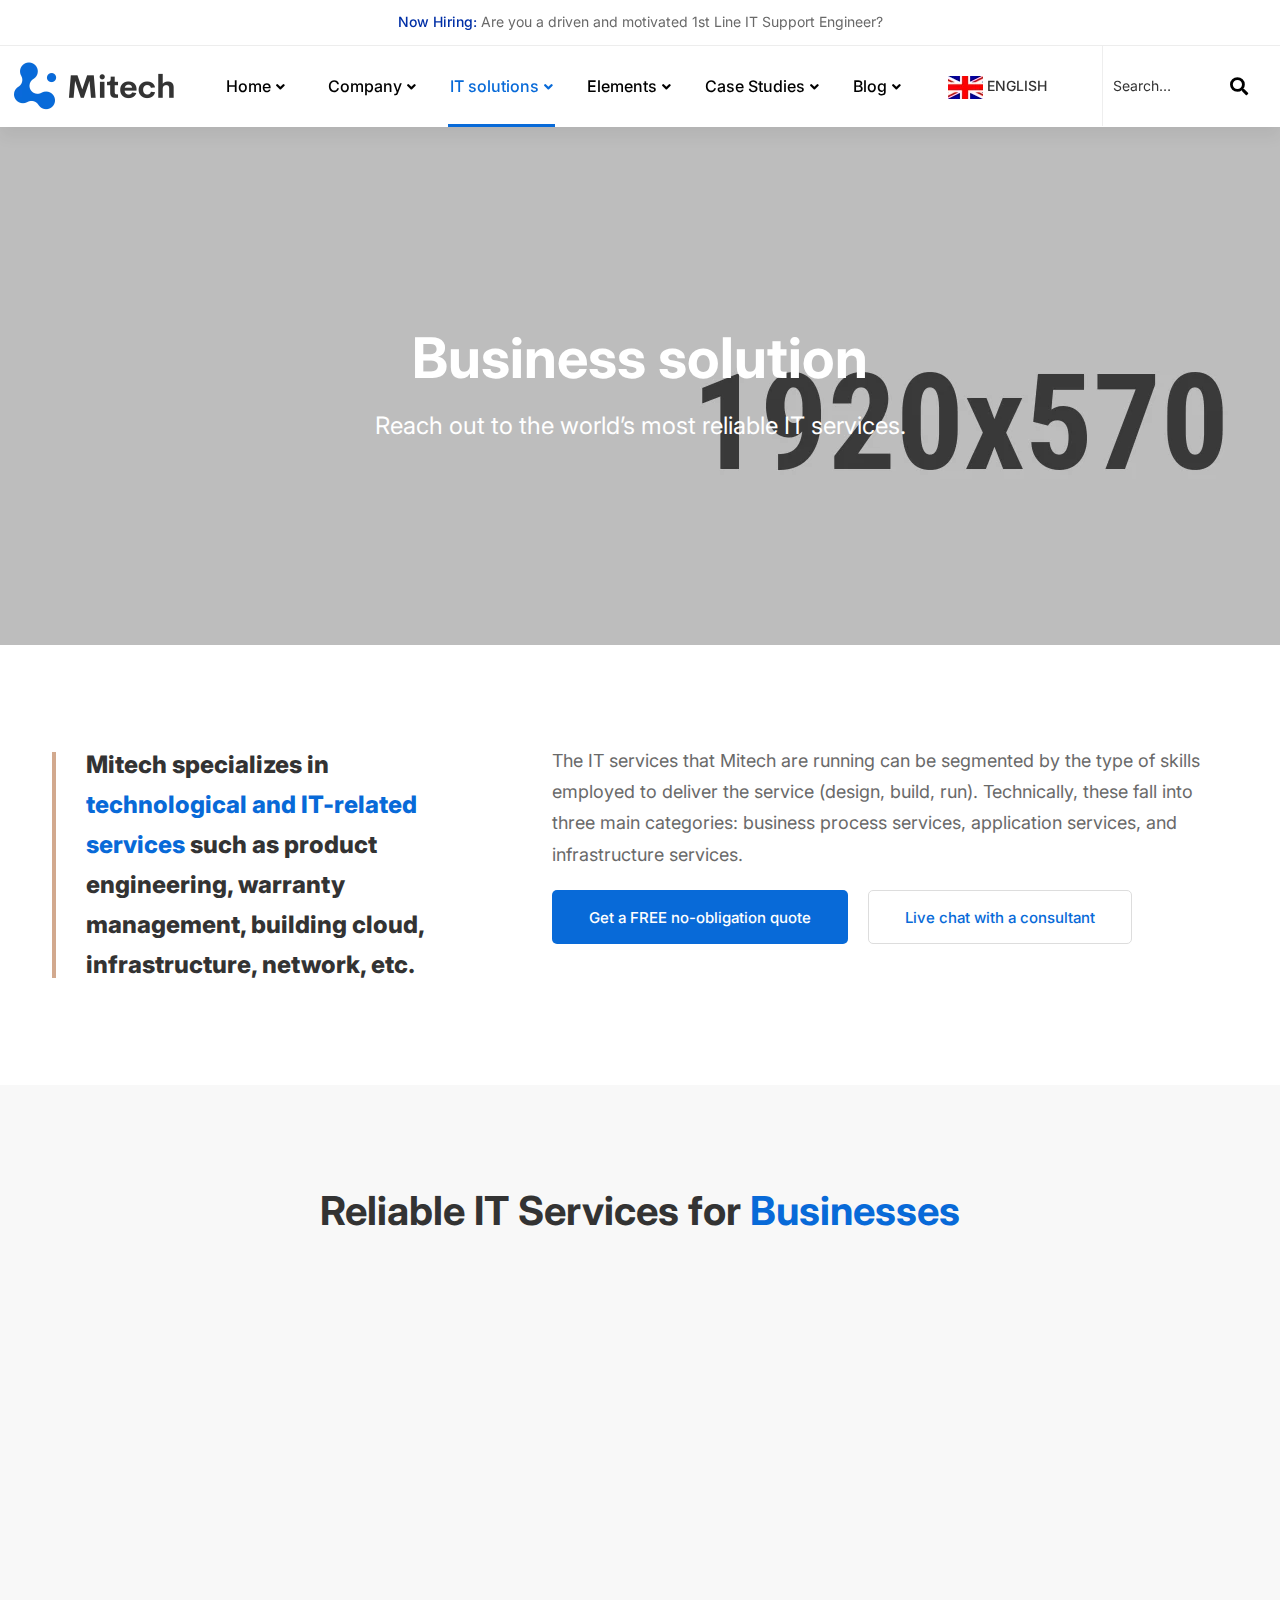
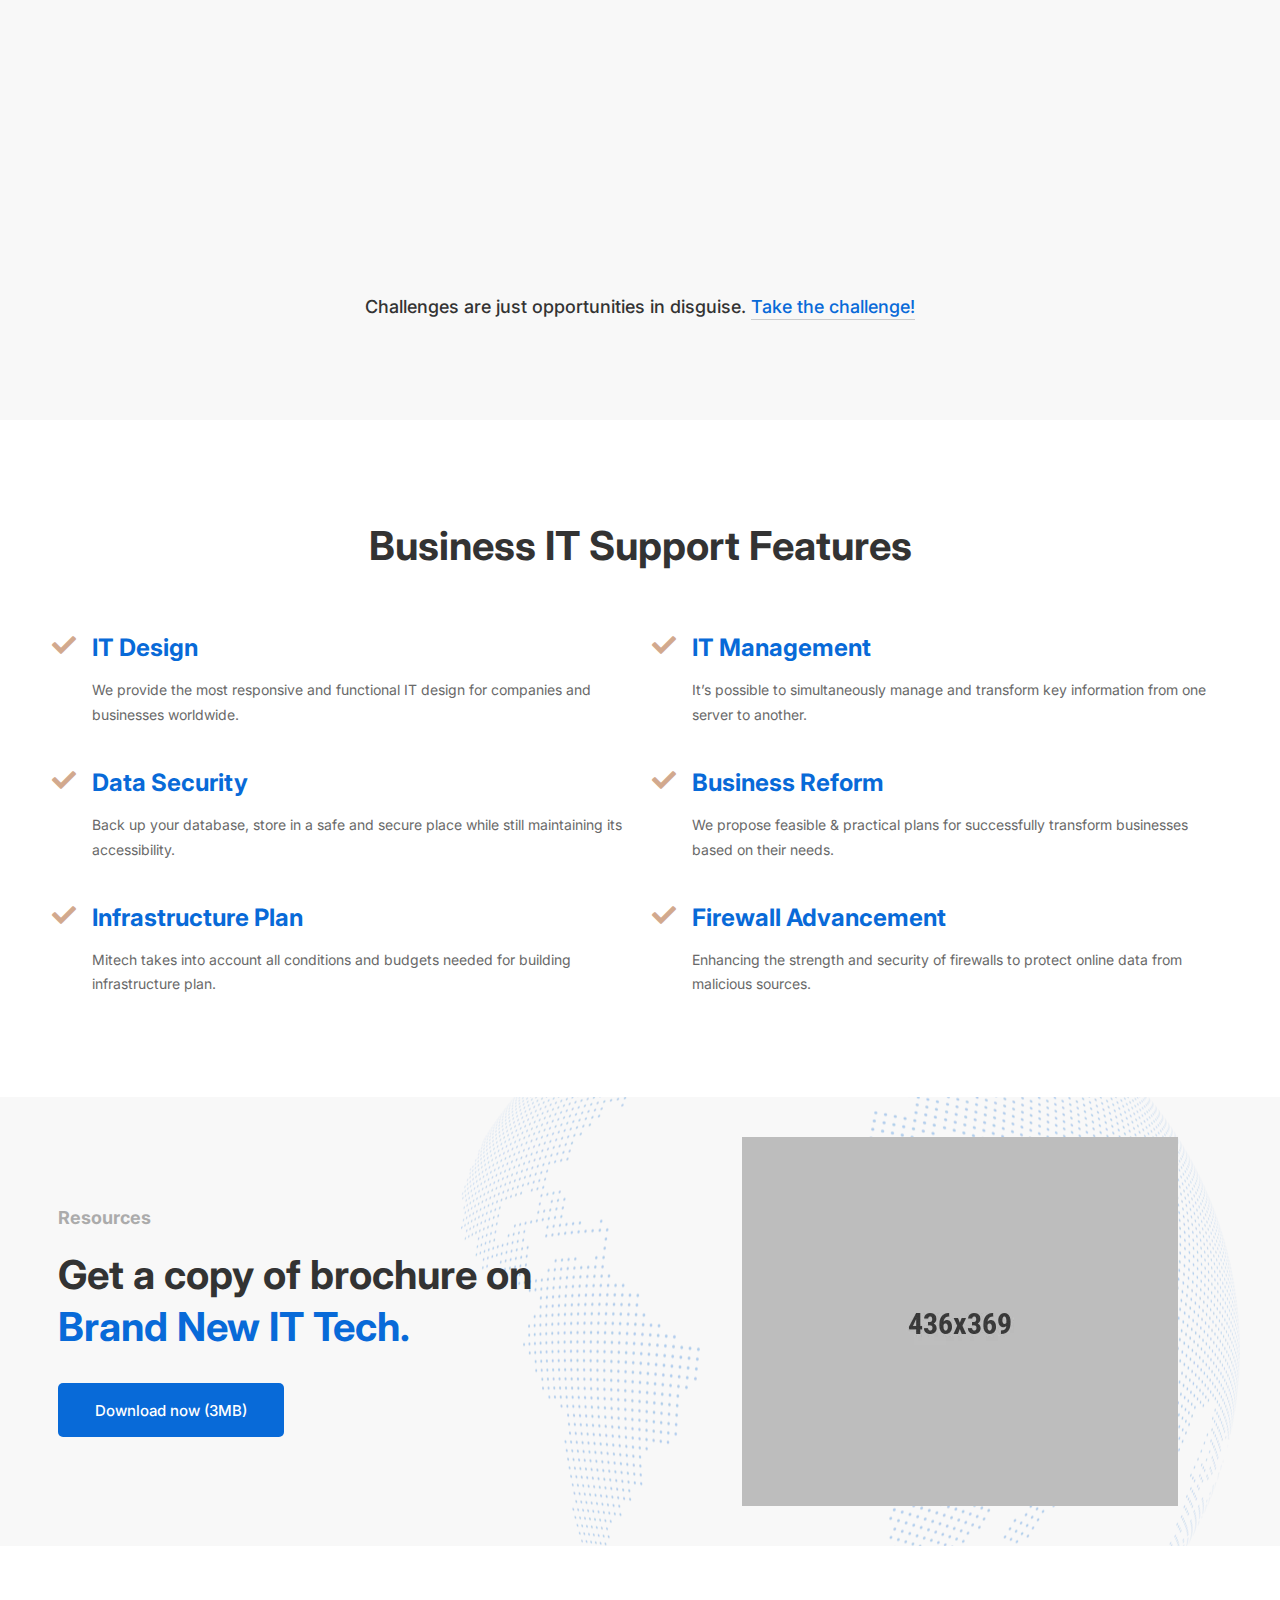
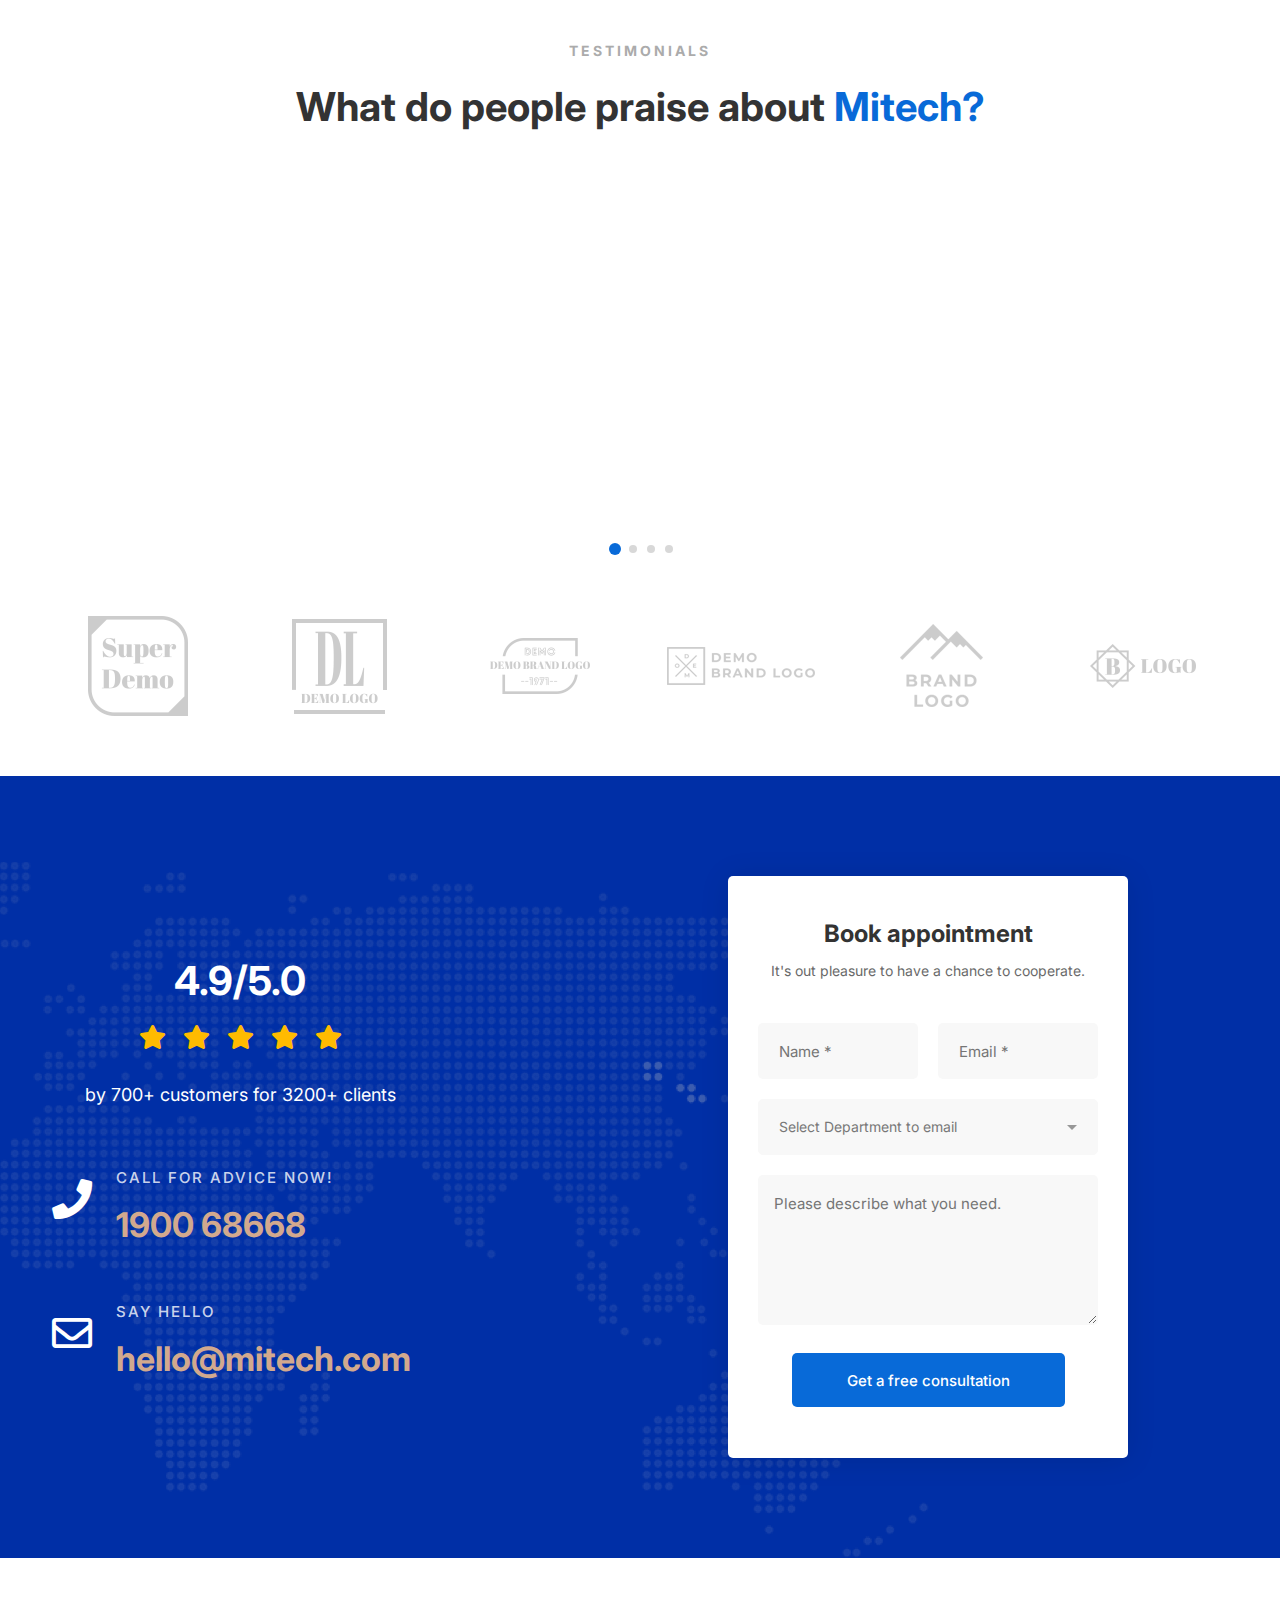
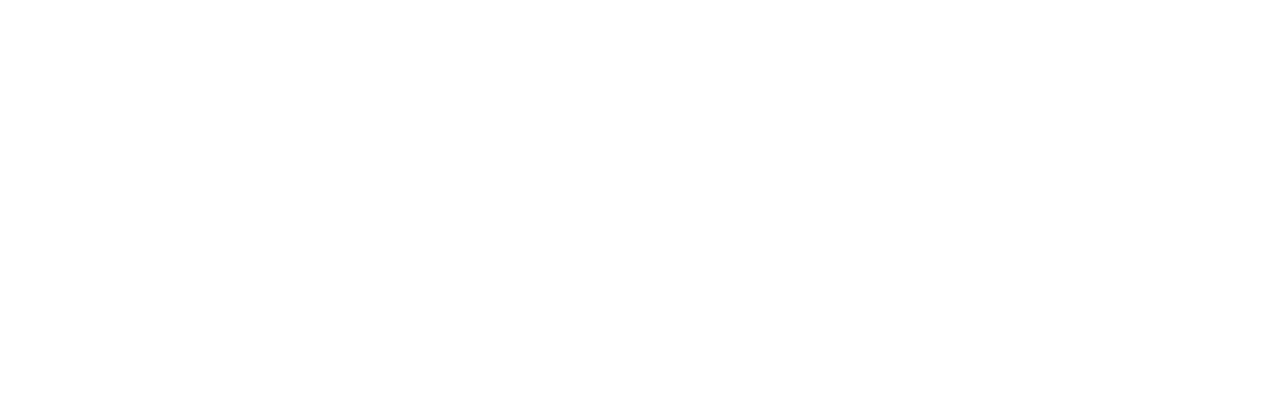
<file: business-solution.html>
<!DOCTYPE html>
<html class="no-js" lang="zxx" dir="ltr">

<head>
    <meta charset="utf-8">
    <meta http-equiv="X-UA-Compatible" content="IE=edge">
    <title>Mitech - Technology IT Solutions HTML Template</title>
    <meta name="viewport" content="width=device-width, initial-scale=1">
    <meta name="description" content="Technology IT Solutions HTML Template">
    <!-- Favicon -->
    <link rel="icon" href="assets/images/favicon.webp">

    <!-- CSS
        ============================================ -->

    <!-- Bootstrap CSS -->
    <link rel="stylesheet" href="assets/css/vendor/bootstrap.min.css">

    <!-- Font Family CSS -->
    <link rel="preconnect" href="https://fonts.googleapis.com">
    <link rel="preconnect" href="https://fonts.gstatic.com" crossorigin>
    <link href="https://fonts.googleapis.com/css2?family=Inter:wght@100;200;300;400;500;600;700;800;900&display=swap" rel="stylesheet">

    <!-- FontAwesome CSS -->
    <link rel="stylesheet" href="assets/css/vendor/fontawesome-all.min.css">

    <!-- Swiper slider CSS -->
    <link rel="stylesheet" href="assets/css/plugins/swiper.min.css">

    <!-- animate-text CSS -->
    <link rel="stylesheet" href="assets/css/plugins/animate-text.css">

    <!-- Animate CSS -->
    <link rel="stylesheet" href="assets/css/plugins/animate.min.css">

    <!-- Light gallery CSS -->
    <link rel="stylesheet" href="assets/css/plugins/lightgallery.min.css">

    <!-- Vendor & Plugins CSS (Please remove the comment from below vendor.min.css & plugins.min.css for better website load performance and remove css files from avobe) -->

    <!-- <link rel="stylesheet" href="assets/css/vendor/vendor.min.css">
        <link rel="stylesheet" href="assets/css/plugins/plugins.min.css"> -->

    <!-- Main Style CSS -->
    <link rel="stylesheet" href="assets/css/style.css">

</head>

<body>




    <div class="preloader-activate preloader-active open_tm_preloader">
        <div class="preloader-area-wrap">
            <div class="spinner d-flex justify-content-center align-items-center h-100">
                <div class="bounce1"></div>
                <div class="bounce2"></div>
                <div class="bounce3"></div>
            </div>
        </div>
    </div>

    <!--====================  header area ====================-->
    <div class="header-area header-area--default">

        <!-- Header Top Wrap Start -->
        <div class="header-top-wrap border-bottom">
            <div class="container-fluid">
                <div class="row">
                    <div class="col-lg-12">
                        <p class="text-center top-message"><a href="#">Now Hiring:</a> Are you a driven and motivated 1st Line IT Support Engineer?</p>
                    </div>
                </div>
            </div>
        </div>
        <!-- Header Top Wrap End -->

        <!-- Header Bottom Wrap Start -->
        <div class="header-bottom-wrap header-sticky">
            <div class="container-fluid">
                <div class="row">
                    <div class="col-lg-12">
                        <div class="header default-menu-style position-relative">

                            <!-- brand logo -->
                            <div class="header__logo">
                                <a href="index.html">
                                    <img src="assets/images/logo/logo-dark.webp" aria-label="Mitech Logo" width="160" height="48" class="img-fluid" alt="">
                                </a>
                            </div>

                            <!-- header midle box  -->
                            <div class="header-midle-box">
                                <div class="header-bottom-wrap d-md-block d-none">
                                    <div class="header-bottom-inner">
                                        <div class="header-bottom-left-wrap">
                                            <!-- navigation menu -->
                                            <div class="header__navigation d-none d-xl-block">
                                                <nav class="navigation-menu primary--menu">

                                                    <ul>
                                                        <li class="has-children has-children--multilevel-submenu">
                                                            <a href="#"><span>Home</span></a>
                                                            <ul class="submenu">
                                                                <li><a href="index-infotechno.html"><span>Software & Techology</span></a></li>
                                                                <li><a href="index-processing.html"><span>Startup Business</span></a></li>
                                                                <li><a href="index-appointment.html"><span>IT Agency</span></a></li>
                                                                <li><a href="index-services.html"><span>IT Services</span></a></li>
                                                                <li><a href="index-resolutions.html"><span>IT Solution</span></a></li>
                                                                <li><a href="index-cybersecurity.html"><span>Cyber Security</span></a></li>
                                                                <li><a href="index-modern-it-company.html"><span>Modern IT Company</span></a></li>
                                                                <li><a href="index-machine-learning.html"><span>Machine Learning</span></a></li>
                                                                <li><a href="index-software-innovation.html"><span>Software Innovation</span></a></li>
                                                            </ul>
                                                        </li>
                                                        <li class="has-children has-children--multilevel-submenu">
                                                            <a href="#"><span>Company</span></a>
                                                            <ul class="submenu">
                                                                <li class="has-children">
                                                                    <a href="about-us-01.html"><span>About us</span></a>
                                                                    <ul class="submenu">
                                                                        <li><a href="about-us-01.html"><span>About us 01</span></a></li>
                                                                        <li><a href="about-us-02.html"><span>About us 02</span></a></li>
                                                                        <li class="has-children">
                                                                            <a href="#"><span>Submenu Level Two</span></a>
                                                                            <ul class="submenu">
                                                                                <li><a href="#"><span>Submenu Level Three</span></a></li>
                                                                                <li><a href="#"><span>Submenu Level Three</span></a></li>
                                                                                <li><a href="#"><span>Submenu Level Three</span></a></li>
                                                                            </ul>
                                                                        </li>
                                                                    </ul>
                                                                </li>
                                                                <li><a href="contact-us.html"><span>Contact us</span></a></li>
                                                                <li><a href="leadership.html"><span>Leadership</span></a></li>
                                                                <li><a href="why-choose-us.html"><span>Why choose us</span></a></li>
                                                                <li><a href="our-history.html"><span>Our history</span></a></li>
                                                                <li><a href="faqs.html"><span>FAQs</span></a></li>
                                                                <li><a href="careers.html"><span>Careers</span></a></li>
                                                                <li><a href="pricing-plans.html"><span>Pricing plans</span></a></li>
                                                            </ul>
                                                        </li>
                                                        <li class="has-children has-children--multilevel-submenu">
                                                            <a href="#"><span>IT solutions</span></a>
                                                            <ul class="submenu">
                                                                <li><a href="it-services.html"><span>IT Services</span></a></li>
                                                                <li><a href="managed-it-service.html"><span>Managed IT Services</span></a></li>
                                                                <li><a href="industries.html"><span>Industries</span></a></li>
                                                                <li><a href="business-solution.html"><span>Business solution</span></a></li>
                                                                <li><a href="it-services-details.html"><span>IT Services Details</span></a></li>
                                                            </ul>
                                                        </li>
                                                        <li class="has-children">
                                                            <a href="#"><span>Elements</span></a>
                                                            <!-- mega menu -->
                                                            <ul class="megamenu megamenu--mega">
                                                                <li>
                                                                    <h2 class="page-list-title">ELEMENT GROUP 01</h2>
                                                                    <ul>
                                                                        <li><a href="element-accordion.html"><span>Accordions & Toggles</span></a></li>
                                                                        <li><a href="element-box-icon.html"><span>Box Icon</span></a></li>
                                                                        <li><a href="element-box-image.html"><span>Box Image</span></a></li>
                                                                        <li><a href="element-box-large-image.html"><span>Box Large Image</span></a></li>
                                                                        <li><a href="element-buttons.html"><span>Buttons</span></a></li>
                                                                        <li><a href="element-cta.html"><span>Call to action</span></a></li>
                                                                        <li><a href="element-client-logo.html"><span>Client Logo</span></a></li>
                                                                        <li><a href="element-countdown.html"><span>Countdown</span></a></li>
                                                                    </ul>
                                                                </li>
                                                                <li>
                                                                    <h2 class="page-list-title">ELEMENT GROUP 02</h2>
                                                                    <ul>
                                                                        <li><a href="element-counters.html"><span>Counters</span></a></li>
                                                                        <li><a href="element-dividers.html"><span>Dividers</span></a></li>
                                                                        <li><a href="element-flexible-image-slider.html"><span>Flexible image slider</span></a></li>
                                                                        <li><a href="element-google-map.html"><span>Google Map</span></a></li>
                                                                        <li><a href="element-gradation.html"><span>Gradation</span></a></li>
                                                                        <li><a href="element-instagram.html"><span>Instagram</span></a></li>
                                                                        <li><a href="element-lists.html"><span>Lists</span></a></li>
                                                                        <li><a href="element-message-box.html"><span>Message box</span></a></li>
                                                                    </ul>
                                                                </li>
                                                                <li>
                                                                    <h2 class="page-list-title">ELEMENT GROUP 03</h2>
                                                                    <ul>
                                                                        <li><a href="element-popup-video.html"><span>Popup Video</span></a></li>
                                                                        <li><a href="element-pricing-box.html"><span>Pricing Box</span></a></li>
                                                                        <li><a href="element-progress-bar.html"><span>Progress Bar</span></a></li>
                                                                        <li><a href="element-progress-circle.html"><span>Progress Circle</span></a></li>
                                                                        <li><a href="element-rows-columns.html"><span>Rows & Columns</span></a></li>
                                                                        <li><a href="element-social-networks.html"><span>Social Networks</span></a></li>
                                                                        <li><a href="element-tabs.html"><span>Tabs</span></a></li>
                                                                        <li><a href="element-team-member.html"><span>Team member</span></a></li>
                                                                    </ul>
                                                                </li>
                                                                <li>
                                                                    <h2 class="page-list-title">ELEMENT GROUP 04</h2>
                                                                    <ul>
                                                                        <li><a href="element-testimonials.html"><span>Testimonials</span></a></li>
                                                                        <li><a href="element-timeline.html"><span>Timeline</span></a></li>
                                                                        <li><a href="element-carousel-sliders.html"><span>Carousel Sliders</span></a></li>
                                                                        <li><a href="element-typed-text.html"><span>Typed Text</span></a></li>
                                                                    </ul>
                                                                </li>
                                                            </ul>
                                                        </li>
                                                        <li class="has-children has-children--multilevel-submenu">
                                                            <a href="#"><span>Case Studies</span></a>
                                                            <!-- multilevel submenu -->
                                                            <ul class="submenu">
                                                                <li><a href="case-studies.html"><span>Case Studies 01</span></a></li>
                                                                <li><a href="case-studies-02.html"><span>Case Studies 02</span></a></li>
                                                                <li><a href="single-smart-vision.html"><span>Single Layout</span></a></li>
                                                            </ul>
                                                        </li>
                                                        <li class="has-children has-children--multilevel-submenu">
                                                            <a href="blog-list-large-image.html"><span>Blog</span></a>
                                                            <!-- multilevel submenu -->
                                                            <ul class="submenu">
                                                                <li><a href="blog-list-large-image.html"><span>List Large Image</span></a></li>
                                                                <li><a href="blog-list-left-large-image.html"><span>Left Large Image</span></a></li>
                                                                <li><a href="blog-grid-classic.html"><span>Grid Classic</span></a></li>
                                                                <li><a href="blog-grid-masonry.html"><span>Grid Masonry</span></a></li>
                                                                <li class="has-children">
                                                                    <a href="blog-post-layout-one.html"><span>Single Layouts</span></a>
                                                                    <ul class="submenu">
                                                                        <li><a href="blog-post-layout-one.html"><span>Left Sidebar</span></a></li>
                                                                        <li><a href="blog-post-right-sidebar.html"><span>Right Sidebar</span></a></li>
                                                                        <li><a href="blog-post-no-sidebar.html"><span>No Sidebar</span></a></li>
                                                                    </ul>
                                                                </li>
                                                            </ul>
                                                        </li>
                                                    </ul>
                                                </nav>
                                            </div>
                                        </div>
                                    </div>
                                </div>

                            </div>

                            <!-- header right box -->
                            <div class="header-right-box">
                                <div class="header-right-inner" id="hidden-icon-wrapper">

                                    <!-- language-menu -->
                                    <div class="language-menu">
                                        <ul>
                                            <li>
                                                <a href="#" class="">
                                                    <img class="ls-flag" src="assets/images/flags/en.webp" alt="en" title="English">
                                                    <span class="wpml-ls-native">English</span>
                                                </a>

                                                <ul class="ls-sub-menu">
                                                    <li class="">
                                                        <a href="#" class="">
                                                            <img class="ls-flag" src="assets/images/flags/fr.webp" alt="en" title="Français"><span class="wpml-ls-native">Français</span>
                                                        </a>
                                                    </li>
                                                    <li class="">
                                                        <a href="#" class="">
                                                            <img class="wpml-ls-flag" src="assets/images/flags/de.webp" alt="de" title="Deutsch"><span class="wpml-ls-native">Deutsch</span>
                                                        </a>
                                                    </li>

                                                </ul>

                                            </li>

                                        </ul>
                                    </div>

                                    <!-- header-search-form -->
                                    <div class="header-search-form default-search">
                                        <form action="#" class="search-form-top">
                                            <input class="search-field" type="text" placeholder="Search…">
                                            <button class="search-submit">
                                                <i class="search-btn-icon fa fa-search"></i>
                                            </button>
                                        </form>
                                    </div>
                                </div>

                                <!-- mobile menu -->
                                <div class="mobile-navigation-icon d-block d-xl-none" id="mobile-menu-trigger">
                                    <i></i>
                                </div>
                                <!-- hidden icons menu -->
                                <div class="hidden-icons-menu d-block d-md-none" id="hidden-icon-trigger">
                                    <a href="javascript:void(0)">
                                        <i class="far fa-ellipsis-h-alt"></i>
                                    </a>
                                </div>
                            </div>

                        </div>
                    </div>
                </div>
            </div>
        </div>
        <!-- Header Bottom Wrap End -->

    </div>
    <!--====================  End of header area  ====================-->













    <div id="main-wrapper">
        <div class="site-wrapper-reveal">
            <div class="bg-white">
                <div class="about-banner-wrap banner-space bg-img" data-bg="assets/images/bg/business-solution-hero-bg.webp">
                    <div class="container">
                        <div class="row">
                            <div class="col-lg-8 m-auto">
                                <div class="about-banner-content text-center">
                                    <h1 class="mb-15 text-white">Business solution</h1>
                                    <h5 class="font-weight--normal text-white">Reach out to the world’s most reliable IT services.</h5>
                                </div>
                            </div>
                        </div>
                    </div>
                </div>
                <!--===========  feature-large-images-wrapper  Start =============-->
                <div class="feature-large-images-wrapper section-space--ptb_100">
                    <div class="container">
                        <div class="cybersecurity-about-box">
                            <div class="row">
                                <div class="col-lg-4">
                                    <div class="conact-us-wrap-one managed-it">
                                        <h5 class="heading ">Mitech specializes in <span class="text-color-primary"> technological and IT-related services</span> such as product engineering, warranty management, building cloud, infrastructure, network, etc. </h5>
                                    </div>
                                </div>
                                <div class="col-lg-7 offset-lg-1">
                                    <div class="cybersecurity-about-text">
                                        <div class="text">The IT services that Mitech are running can be segmented by the type of skills employed to deliver the service (design, build, run). Technically, these fall into three main categories: business process services, application services, and infrastructure services.</div>
                                        <div class="button-group-wrap">
                                            <a href="#" class="ht-btn ht-btn-md me-md-3 mb-20">Get a FREE no-obligation quote</a>
                                            <a href="#" class="ht-btn ht-btn-md ht-btn--solid">Live chat with a consultant</a>
                                        </div>
                                    </div>
                                </div>
                            </div>
                        </div>

                    </div>
                </div>
                <!--===========  feature-large-images-wrapper  End =============-->

                <!--===========  feature-images-wrapper  Start =============-->
                <div class="feature-images-wrapper bg-gray section-space--ptb_100">
                    <div class="container">

                        <div class="row">
                            <div class="col-lg-12">
                                <!-- section-title-wrap Start -->
                                <div class="section-title-wrap text-center section-space--mb_30">
                                    <h3 class="heading">Reliable IT Services for <span class="text-color-primary"> Businesses</span></h3>
                                </div>
                                <!-- section-title-wrap Start -->
                            </div>
                        </div>

                        <div class="row">
                            <div class="col-12">
                                <div class="feature-images__four">
                                    <div class=" row">
                                        <div class="single-item col-lg-4 col-md-6 mt-30 wow move-up">
                                            <!-- ht-box-icon Start -->
                                            <a href="#" class="ht-box-images style-04">
                                                <div class="image-box-wrap">
                                                    <div class="box-image">
                                                        <img class="img-fulid" src="assets/images/icons/mitech-box-image-style-05-image-01-60x60.webp" alt="">
                                                    </div>
                                                    <div class="content">
                                                        <h5 class="heading">IT Design</h5>
                                                        <div class="text">We provide the most responsive and functional IT design for companies and businesses worldwide.</div>
                                                    </div>
                                                </div>
                                            </a>
                                            <!-- ht-box-icon End -->
                                        </div>
                                        <div class="single-item col-lg-4 col-md-6 mt-30 wow move-up">
                                            <!-- ht-box-icon Start -->
                                            <a href="#" class="ht-box-images style-04">
                                                <div class="image-box-wrap">
                                                    <div class="box-image">
                                                        <img class="img-fulid" src="assets/images/icons/mitech-box-image-style-05-image-02-60x60.webp" alt="">
                                                    </div>
                                                    <div class="content">
                                                        <h5 class="heading">IT Management </h5>
                                                        <div class="text">It’s possible to simultaneously manage and transform information from one server to another.</div>
                                                    </div>
                                                </div>
                                            </a>
                                            <!-- ht-box-icon End -->
                                        </div>
                                        <div class="single-item col-lg-4 col-md-6 mt-30 wow move-up">
                                            <!-- ht-box-icon Start -->
                                            <a href="#" class="ht-box-images style-04">
                                                <div class="image-box-wrap">
                                                    <div class="box-image">
                                                        <img class="img-fulid" src="assets/images/icons/mitech-box-image-style-05-image-03-60x60.webp" alt="">
                                                    </div>
                                                    <div class="content">
                                                        <h5 class="heading">Data Security</h5>
                                                        <div class="text">Back up your database, store in a safe and secure place while still maintaining its accessibility.</div>
                                                    </div>
                                                </div>
                                            </a>
                                            <!-- ht-box-icon End -->
                                        </div>
                                        <div class="single-item col-lg-4 col-md-6 mt-30 wow move-up">
                                            <!-- ht-box-icon Start -->
                                            <a href="#" class="ht-box-images style-04">
                                                <div class="image-box-wrap">
                                                    <div class="box-image">
                                                        <img class="img-fulid" src="assets/images/icons/mitech-box-image-style-05-image-04-60x60.webp" alt="">
                                                    </div>
                                                    <div class="content">
                                                        <h5 class="heading">Workforce Management</h5>
                                                        <div class="text">Suspe ndisse suscipit sagittis leo sit met condime ntum esti laiolainx bulum iscipit sagittis leo sit met con ndisse suscipit sagittis leo sit met cone su</div>
                                                    </div>
                                                </div>
                                            </a>
                                            <!-- ht-box-icon End -->
                                        </div>
                                        <div class="single-item col-lg-4 col-md-6 mt-30 wow move-up">
                                            <!-- ht-box-icon Start -->
                                            <a href="#" class="ht-box-images style-04">
                                                <div class="image-box-wrap">
                                                    <div class="box-image">
                                                        <img class="img-fulid" src="assets/images/icons/mitech-box-image-style-05-image-05-60x60.webp" alt="">
                                                    </div>
                                                    <div class="content">
                                                        <h5 class="heading">Business Reform</h5>
                                                        <div class="text">We provide the most responsive and functional IT design for companies and businesses worldwide.</div>
                                                    </div>
                                                </div>
                                            </a>
                                            <!-- ht-box-icon End -->
                                        </div>
                                        <div class="single-item col-lg-4 col-md-6 mt-30 wow move-up">
                                            <!-- ht-box-icon Start -->
                                            <a href="#" class="ht-box-images style-04">
                                                <div class="image-box-wrap">
                                                    <div class="box-image">
                                                        <img class="img-fulid" src="assets/images/icons/mitech-box-image-style-05-image-06-60x60.webp" alt="">
                                                    </div>
                                                    <div class="content">
                                                        <h5 class="heading">Infrastructure Plan</h5>
                                                        <div class="text">Mitech takes into account all conditions and budgets needed for building infrastructure plan..</div>
                                                    </div>
                                                </div>
                                            </a>
                                            <!-- ht-box-icon End -->
                                        </div>
                                    </div>
                                </div>

                                <div class="section-under-heading text-center section-space--mt_60">Challenges are just opportunities in disguise. <a href="#">Take the challenge!</a></div>

                            </div>
                        </div>
                    </div>
                </div>
                <!--===========  feature-images-wrapper  End =============-->

                <!--========= About Delivering Wrapper Start ===========-->
                <div class="about-delivering-wrapper section-space--ptb_100">
                    <div class="container">
                        <div class="row">
                            <div class="col-lg-12">
                                <div class="section-title-wrap text-center section-space--mb_20">
                                    <h3 class="heading">Business IT Support Features</h3>
                                </div>
                            </div>
                        </div>
                        <div class="row">
                            <div class="col-lg-6">
                                <div class="delivering-optimal-wrap">
                                    <div class="list-item">
                                        <div class="marker"></div>
                                        <div class="title-wrap">
                                            <h5 class="title">IT Design </h5>
                                            <div class="desc">We provide the most responsive and functional IT design for companies and businesses worldwide. </div>
                                        </div>
                                    </div>
                                    <div class="list-item">
                                        <div class="marker"></div>
                                        <div class="title-wrap">
                                            <h5 class="title"> Data Security </h5>
                                            <div class="desc">Back up your database, store in a safe and secure place while still maintaining its accessibility. </div>
                                        </div>
                                    </div>
                                    <div class="list-item">
                                        <div class="marker"></div>
                                        <div class="title-wrap">
                                            <h5 class="title">Infrastructure Plan </h5>
                                            <div class="desc">Mitech takes into account all conditions and budgets needed for building infrastructure plan. </div>
                                        </div>
                                    </div>
                                </div>
                            </div>
                            <div class="col-lg-6">
                                <div class="delivering-optimal-wrap">
                                    <div class="list-item">
                                        <div class="marker"></div>
                                        <div class="title-wrap">
                                            <h5 class="title">IT Management </h5>
                                            <div class="desc">It’s possible to simultaneously manage and transform key information from one server to another. </div>
                                        </div>
                                    </div>
                                    <div class="list-item">
                                        <div class="marker"></div>
                                        <div class="title-wrap">
                                            <h5 class="title">Business Reform</h5>
                                            <div class="desc">We propose feasible & practical plans for successfully transform businesses based on their needs. </div>
                                        </div>
                                    </div>
                                    <div class="list-item">
                                        <div class="marker"></div>
                                        <div class="title-wrap">
                                            <h5 class="title">Firewall Advancement </h5>
                                            <div class="desc">Enhancing the strength and security of firewalls to protect online data from malicious sources. </div>
                                        </div>
                                    </div>
                                </div>
                            </div>
                        </div>
                    </div>
                </div>
                <!--========= About Resources Wrapper Start ===========-->
                <div class="about-resources-wrapper">
                    <div class="container-fluid">
                        <div class="row align-items-center">
                            <div class="col-lg-6 order-2 order-lg-1">
                                <div class="resources-left-box">
                                    <div class="resources-inner">
                                        <h6 class="sub-title mb-20">Resources</h6>
                                        <h3 class="heading">Get a copy of brochure on <span class="text-color-primary"> Brand New IT Tech.</span></h3>
                                        <div class="button mt-30">
                                            <a href="#" class="ht-btn ht-btn-md">Download now (3MB)</a>
                                        </div>
                                    </div>
                                </div>
                            </div>
                            <div class="col-lg-6 order-1 order-lg-2">
                                <div class="resources-right-box">
                                    <div class="resources-right-inner text-center">
                                        <div class="resources-images">
                                            <img class="img-fluid" src="assets/images/banners/managed-it-services-book-cover.webp" alt="">
                                        </div>
                                    </div>
                                </div>
                            </div>
                        </div>
                    </div>
                </div>
                <!--========= About Resources Wrapper End ===========-->
                <!--====================  testimonial section ====================-->
                <div class="testimonial-slider-area section-space--pt_100">
                    <div class="container">
                        <div class="row">
                            <div class="col-lg-12">
                                <div class="section-title-wrap text-center section-space--mb_40">
                                    <h6 class="section-sub-title mb-20">Testimonials</h6>
                                    <h3 class="heading">What do people praise about <span class="text-color-primary"> Mitech?</span></h3>
                                </div>
                                <div class="testimonial-slider">
                                    <div class="swiper-container testimonial-slider__container">
                                        <div class="swiper-wrapper testimonial-slider__wrapper">
                                            <div class="swiper-slide">
                                                <div class="testimonial-slider__one wow move-up">

                                                    <div class="testimonial-slider--info">
                                                        <div class="testimonial-slider__media">
                                                            <img src="assets/images/testimonial/mitech-testimonial-avata-02-90x90.webp" class="img-fluid" alt="">
                                                        </div>

                                                        <div class="testimonial-slider__author">
                                                            <div class="testimonial-rating">
                                                                <span class="fa fa-star"></span>
                                                                <span class="fa fa-star"></span>
                                                                <span class="fa fa-star"></span>
                                                                <span class="fa fa-star"></span>
                                                                <span class="fa fa-star"></span>
                                                            </div>
                                                            <div class="author-info">
                                                                <h6 class="name">Abbie Ferguson</h6>
                                                                <span class="designation">Marketing</span>
                                                            </div>
                                                        </div>
                                                    </div>

                                                    <div class="testimonial-slider__text">I’ve been working with over 35 IT companies on more than 200 projects of our company, but @Mitech is one of the most impressive to me.</div>

                                                </div>
                                            </div>
                                            <div class="swiper-slide">
                                                <div class="testimonial-slider__one wow move-up">

                                                    <div class="testimonial-slider--info">
                                                        <div class="testimonial-slider__media">
                                                            <img src="assets/images/testimonial/mitech-testimonial-avata-03-90x90.webp" class="img-fluid" alt="">
                                                        </div>

                                                        <div class="testimonial-slider__author">
                                                            <div class="testimonial-rating">
                                                                <span class="fa fa-star"></span>
                                                                <span class="fa fa-star"></span>
                                                                <span class="fa fa-star"></span>
                                                                <span class="fa fa-star"></span>
                                                                <span class="fa fa-star"></span>
                                                            </div>
                                                            <div class="author-info">
                                                                <h6 class="name">Monica Blews</h6>
                                                                <span class="designation">Web designer</span>
                                                            </div>
                                                        </div>
                                                    </div>

                                                    <div class="testimonial-slider__text">I’ve been working with over 35 IT companies on more than 200 projects of our company, but @Mitech is one of the most impressive to me.</div>

                                                </div>
                                            </div>
                                            <div class="swiper-slide">
                                                <div class="testimonial-slider__one wow move-up">

                                                    <div class="testimonial-slider--info">
                                                        <div class="testimonial-slider__media">
                                                            <img src="assets/images/testimonial/mitech-testimonial-avata-04-90x90.webp" class="img-fluid" alt="">
                                                        </div>

                                                        <div class="testimonial-slider__author">
                                                            <div class="testimonial-rating">
                                                                <span class="fa fa-star"></span>
                                                                <span class="fa fa-star"></span>
                                                                <span class="fa fa-star"></span>
                                                                <span class="fa fa-star"></span>
                                                                <span class="fa fa-star"></span>
                                                            </div>
                                                            <div class="author-info">
                                                                <h6 class="name">Abbie Ferguson</h6>
                                                                <span class="designation">WEB DESIGNER</span>
                                                            </div>
                                                        </div>
                                                    </div>

                                                    <div class="testimonial-slider__text">I’ve been working with over 35 IT companies on more than 200 projects of our company, but @Mitech is one of the most impressive to me.</div>

                                                </div>
                                            </div>
                                            <div class="swiper-slide">
                                                <div class="testimonial-slider__one wow move-up">

                                                    <div class="testimonial-slider--info">
                                                        <div class="testimonial-slider__media">
                                                            <img src="assets/images/testimonial/mitech-testimonial-avata-01-90x90.webp" class="img-fluid" alt="">
                                                        </div>

                                                        <div class="testimonial-slider__author">
                                                            <div class="testimonial-rating">
                                                                <span class="fa fa-star"></span>
                                                                <span class="fa fa-star"></span>
                                                                <span class="fa fa-star"></span>
                                                                <span class="fa fa-star"></span>
                                                                <span class="fa fa-star"></span>
                                                            </div>
                                                            <div class="author-info">
                                                                <h6 class="name">Abbie Ferguson</h6>
                                                                <span class="designation">WEB DESIGNER</span>
                                                            </div>
                                                        </div>
                                                    </div>

                                                    <div class="testimonial-slider__text">I’ve been working with over 35 IT companies on more than 200 projects of our company, but @Mitech is one of the most impressive to me.</div>

                                                </div>
                                            </div>
                                        </div>
                                        <div class="swiper-pagination swiper-pagination-t01 section-space--mt_30"></div>
                                    </div>
                                </div>
                            </div>
                        </div>
                    </div>
                </div>
                <!--====================  End of testimonial section  ====================-->

                <!--====================  brand logo slider area ====================-->
                <div class="brand-logo-slider-area section-space--ptb_60">
                    <div class="container">
                        <div class="row">
                            <div class="col-lg-12">
                                <!-- brand logo slider -->
                                <div class="brand-logo-slider__container-area">
                                    <div class="swiper-container brand-logo-slider__container">
                                        <div class="swiper-wrapper brand-logo-slider__one">
                                            <div class="swiper-slide brand-logo brand-logo--slider">
                                                <a href="#">
                                                    <div class="brand-logo__image">
                                                        <img src="assets/images/brand/mitech-client-logo-01.webp" class="img-fluid" alt="">
                                                    </div>
                                                    <div class="brand-logo__image-hover">
                                                        <img src="assets/images/brand/mitech-client-logo-01-hover.webp" class="img-fluid" alt="">
                                                    </div>
                                                </a>
                                            </div>
                                            <div class="swiper-slide brand-logo brand-logo--slider">
                                                <a href="#">
                                                    <div class="brand-logo__image">
                                                        <img src="assets/images/brand/mitech-client-logo-02.webp" class="img-fluid" alt="">
                                                    </div>
                                                    <div class="brand-logo__image-hover">
                                                        <img src="assets/images/brand/mitech-client-logo-02-hover.webp" class="img-fluid" alt="">
                                                    </div>
                                                </a>
                                            </div>
                                            <div class="swiper-slide brand-logo brand-logo--slider">
                                                <a href="#">
                                                    <div class="brand-logo__image">
                                                        <img src="assets/images/brand/mitech-client-logo-03.webp" class="img-fluid" alt="">
                                                    </div>
                                                    <div class="brand-logo__image-hover">
                                                        <img src="assets/images/brand/mitech-client-logo-03-hover.webp" class="img-fluid" alt="">
                                                    </div>
                                                </a>
                                            </div>
                                            <div class="swiper-slide brand-logo brand-logo--slider">
                                                <a href="#">
                                                    <div class="brand-logo__image">
                                                        <img src="assets/images/brand/mitech-client-logo-04.webp" class="img-fluid" alt="">
                                                    </div>
                                                    <div class="brand-logo__image-hover">
                                                        <img src="assets/images/brand/mitech-client-logo-04-hover.webp" class="img-fluid" alt="">
                                                    </div>
                                                </a>
                                            </div>
                                            <div class="swiper-slide brand-logo brand-logo--slider">
                                                <a href="#">
                                                    <div class="brand-logo__image">
                                                        <img src="assets/images/brand/mitech-client-logo-05.webp" class="img-fluid" alt="">
                                                    </div>
                                                    <div class="brand-logo__image-hover">
                                                        <img src="assets/images/brand/mitech-client-logo-05-hover.webp" class="img-fluid" alt="">
                                                    </div>
                                                </a>
                                            </div>
                                            <div class="swiper-slide brand-logo brand-logo--slider">
                                                <a href="#">
                                                    <div class="brand-logo__image">
                                                        <img src="assets/images/brand/mitech-client-logo-06.webp" class="img-fluid" alt="">
                                                    </div>
                                                    <div class="brand-logo__image-hover">
                                                        <img src="assets/images/brand/mitech-client-logo-06-hover.webp" class="img-fluid" alt="">
                                                    </div>
                                                </a>
                                            </div>
                                            <div class="swiper-slide brand-logo brand-logo--slider">
                                                <a href="#">
                                                    <div class="brand-logo__image">
                                                        <img src="assets/images/brand/mitech-client-logo-07.webp" class="img-fluid" alt="">
                                                    </div>
                                                    <div class="brand-logo__image-hover">
                                                        <img src="assets/images/brand/mitech-client-logo-07-hover.webp" class="img-fluid" alt="">
                                                    </div>
                                                </a>
                                            </div>
                                            <div class="swiper-slide brand-logo brand-logo--slider">
                                                <a href="#">
                                                    <div class="brand-logo__image">
                                                        <img src="assets/images/brand/mitech-client-logo-08.webp" class="img-fluid" alt="">
                                                    </div>
                                                    <div class="brand-logo__image-hover">
                                                        <img src="assets/images/brand/mitech-client-logo-08-hover.webp" class="img-fluid" alt="">
                                                    </div>
                                                </a>
                                            </div>
                                            <div class="swiper-slide brand-logo brand-logo--slider">
                                                <a href="#">
                                                    <div class="brand-logo__image">
                                                        <img src="assets/images/brand/mitech-client-logo-09.webp" class="img-fluid" alt="">
                                                    </div>
                                                    <div class="brand-logo__image-hover">
                                                        <img src="assets/images/brand/mitech-client-logo-09-hover.webp" class="img-fluid" alt="">
                                                    </div>
                                                </a>
                                            </div>
                                        </div>
                                    </div>
                                </div>
                            </div>
                        </div>
                    </div>
                </div>
                <!--====================  End of brand logo slider area  ====================-->
                <!--============ Contact Us Area Start =================-->
                <div class="contact-us-area service-contact-bg section-space--ptb_100">
                    <div class="container">
                        <div class="row align-items-center">

                            <div class="col-lg-4 me-auto">
                                <div class="contact-info sytle-one text-left">

                                    <div class="contact-info-title-wrap text-center">
                                        <h3 class="heading text-white mb-10">4.9/5.0</h3>
                                        <div class="ht-star-rating lg-style">
                                            <span class="fa fa-star"></span>
                                            <span class="fa fa-star"></span>
                                            <span class="fa fa-star"></span>
                                            <span class="fa fa-star"></span>
                                            <span class="fa fa-star"></span>
                                        </div>
                                        <p class="sub-text">by 700+ customers for 3200+ clients</p>
                                    </div>

                                    <div class="contact-list-item">
                                        <a href="tel:190068668" class="single-contact-list">
                                            <div class="content-wrap">
                                                <div class="content">
                                                    <div class="icon">
                                                        <span class="fas fa-phone"></span>
                                                    </div>
                                                    <div class="main-content">
                                                        <h6 class="heading">Call for advice now!</h6>
                                                        <div class="text">1900 68668</div>
                                                    </div>
                                                </div>
                                            </div>
                                        </a>
                                        <a href="mailto:hello@mitech.com" class="single-contact-list">
                                            <div class="content-wrap">
                                                <div class="content">
                                                    <div class="icon">
                                                        <span class="far fa-envelope"></span>
                                                    </div>
                                                    <div class="main-content">
                                                        <h6 class="heading">Say hello</h6>
                                                        <div class="text">hello@mitech.com</div>
                                                    </div>
                                                </div>
                                            </div>
                                        </a>
                                    </div>

                                </div>
                            </div>

                            <div class="col-lg-5 me-auto ms-auto">
                                <div class="business-solution-form-wrap">
                                    <div class="contact-title text-center section-space--mb_40">
                                        <h5 class="mb-10">Book appointment</h5>
                                        <p class="text">It's out pleasure to have a chance to cooperate.</p>
                                    </div>


                                    <!-- <form id="contact-form" action="https://whizthemes.com/mail-php/jowel/mitech/php/hero-mail.php" method="post"> -->
                                    <form id="contact-form" action="assets/php/hero-mail.php" method="post">
                                        <div class="contact-form__two">
                                            <div class="contact-input">
                                                <div class="contact-inner">
                                                    <input name="con_name" type="text" placeholder="Name *">
                                                </div>
                                                <div class="contact-inner">
                                                    <input name="con_email" type="email" placeholder="Email *">
                                                </div>
                                            </div>
                                            <div class="contact-select">
                                                <div class="form-item contact-inner">
                                                    <span class="inquiry">
                                        <select id="Visiting" name="Visiting">
                                            <option disabled selected>Select Department to email</option>
                                            <option value="Your inquiry about">Your inquiry about</option>
                                            <option value="General Information Request">General Information Request</option>
                                            <option value="Partner Relations">Partner Relations</option>
                                            <option value="Careers">Careers</option>
                                            <option value="Software Licencing">Software Licencing</option>
                                        </select>

                                    </span>
                                                </div>
                                            </div>
                                            <div class="contact-inner contact-message">
                                                <textarea name="con_message" placeholder="Please describe what you need."></textarea>
                                            </div>
                                            <div class="comment-submit-btn">
                                                <button class="ht-btn ht-btn-md" type="submit">Get a free consultation</button>
                                                <p class="form-messege"></p>
                                            </div>
                                        </div>
                                    </form>

                                </div>
                            </div>

                        </div>
                    </div>
                </div>
                <!--============ Contact Us Area End =================-->
            </div>
        </div>





        <!--====================  footer area ====================-->
        <div class="footer-area-wrapper reveal-footer bg-gray">
            <div class="footer-area section-space--ptb_80">
                <div class="container">
                    <div class="row footer-widget-wrapper">
                        <div class="col-lg-4 col-md-6 col-sm-6 footer-widget">
                            <div class="footer-widget__logo mb-30">
                                <img src="assets/images/logo/dark-logo-160x48.webp" width="160" height="48" class="img-fluid" alt="">
                            </div>
                            <ul class="footer-widget__list">
                                <li>58 Howard Street #2 San Francisco, CA 941</li>
                                <li><a href="mailto:contact@aeroland.com" class="hover-style-link">contact@aeroland.com</a></li>
                                <li><a href="tel:123344556" class="hover-style-link text-black font-weight--bold">(+68)1221 09876</a></li>
                                <li><a href="https://hasthemes.com/" class="hover-style-link text-color-primary">www.mitech.xperts.com</a></li>
                            </ul>
                        </div>
                        <div class="col-lg-2 col-md-4 col-sm-6 footer-widget">
                            <h6 class="footer-widget__title mb-20">IT Services</h6>
                            <ul class="footer-widget__list">
                                <li><a href="#" class="hover-style-link">Managed IT</a></li>
                                <li><a href="#" class="hover-style-link">IT Support</a></li>
                                <li><a href="#" class="hover-style-link">IT Consultancy</a></li>
                                <li><a href="#" class="hover-style-link">Cloud Computing</a></li>
                                <li><a href="#" class="hover-style-link">Cyber Security</a></li>
                            </ul>
                        </div>
                        <div class="col-lg-2 col-md-4 col-sm-6 footer-widget">
                            <h6 class="footer-widget__title mb-20">Quick links</h6>
                            <ul class="footer-widget__list">
                                <li><a href="#" class="hover-style-link">Pick up locations</a></li>
                                <li><a href="#" class="hover-style-link">Terms of Payment</a></li>
                                <li><a href="#" class="hover-style-link">Privacy Policy</a></li>
                                <li><a href="#" class="hover-style-link">Where to Find Us</a></li>
                            </ul>
                        </div>
                        <div class="col-lg-2 col-md-4 col-sm-6 footer-widget">
                            <h6 class="footer-widget__title mb-20">Support</h6>
                            <ul class="footer-widget__list">
                                <li><a href="#" class="hover-style-link">Forum Support</a></li>
                                <li><a href="#" class="hover-style-link">Help & FAQ</a></li>
                                <li><a href="#" class="hover-style-link">Contact Us</a></li>
                                <li><a href="#" class="hover-style-link">Pricing and plans</a></li>
                                <li><a href="#" class="hover-style-link">Cookies Policy</a></li>
                            </ul>
                        </div>

                        <div class="col-lg-2 col-md-4 col-sm-6 footer-widget">
                            <div class="footer-widget__title section-space--mb_50"></div>
                            <ul class="footer-widget__list">
                                <li><a href="#" class="image_btn" aria-label="Google play Button"><img class="img-fluid" src="assets/images/icons/aeroland-button-google-play.webp" alt=""></a></li>
                                <li><a href="#" class="image_btn" aria-label="App Store Button"><img class="img-fluid" src="assets/images/icons/aeroland-button-app-store.webp" alt=""></a></li>
                            </ul>
                        </div>
                    </div>
                </div>
            </div>
            <div class="footer-copyright-area section-space--pb_30">
                <div class="container">
                    <div class="row align-items-center">
                        <div class="col-md-6 text-center text-md-start">
                            <span class="copyright-text">&copy; 2023 Mitech. <a href="https://hasthemes.com/">All Rights Reserved.</a></span>
                        </div>
                        <div class="col-md-6 text-center text-md-end">
                            <ul class="list ht-social-networks solid-rounded-icon">

                                <li class="item">
                                    <a href="https://twitter.com" target="_blank" aria-label="Twitter" class="social-link hint--bounce hint--top hint--primary">
                                        <i class="fab fa-twitter link-icon"></i>
                                    </a>
                                </li>
                                <li class="item">
                                    <a href="https://facebook.com" target="_blank" aria-label="Facebook" class="social-link hint--bounce hint--top hint--primary">
                                        <i class="fab fa-facebook-f link-icon"></i>
                                    </a>
                                </li>
                                <li class="item">
                                    <a href="https://instagram.com" target="_blank" aria-label="Instagram" class="social-link hint--bounce hint--top hint--primary">
                                        <i class="fab fa-instagram link-icon"></i>
                                    </a>
                                </li>
                                <li class="item">
                                    <a href="https://linkedin.com" target="_blank" aria-label="Linkedin" class="social-link hint--bounce hint--top hint--primary">
                                        <i class="fab fa-linkedin link-icon"></i>
                                    </a>
                                </li>
                            </ul>
                        </div>
                    </div>
                </div>
            </div>
        </div>
        <!--====================  End of footer area  ====================-->









    </div>

    <!--====================  scroll top ====================-->
    <a href="#" class="scroll-top" id="scroll-top">
        <i class="arrow-top fas fa-chevron-up"></i>
        <i class="arrow-bottom fas fa-chevron-up"></i>
    </a>
    <!--====================  End of scroll top  ====================-->

    <!--====================  mobile menu overlay ====================-->
    <div class="mobile-menu-overlay" id="mobile-menu-overlay">
        <div class="mobile-menu-overlay__inner">
            <div class="mobile-menu-overlay__header">
                <div class="container-fluid">
                    <div class="row align-items-center">
                        <div class="col-md-6 col-8">
                            <!-- logo -->
                            <div class="logo">
                                <a href="index.html">
                                    <img src="assets/images/logo/logo-dark.webp" class="img-fluid" alt="">
                                </a>
                            </div>
                        </div>
                        <div class="col-md-6 col-4">
                            <!-- mobile menu content -->
                            <div class="mobile-menu-content text-end">
                                <span class="mobile-navigation-close-icon" id="mobile-menu-close-trigger"></span>
                            </div>
                        </div>
                    </div>
                </div>
            </div>
            <div class="mobile-menu-overlay__body">
                <nav class="offcanvas-navigation">
                    <ul>
                        <li class="has-children">
                            <a href="index.html">Home</a>
                            <ul class="sub-menu">
                                <li><a href="index-infotechno.html"><span>Infotechno</span></a></li>
                                <li><a href="index-processing.html"><span>Processing</span></a></li>
                                <li><a href="index-appointment.html"><span>Appointment</span></a></li>
                                <li><a href="index-services.html"><span>Services</span></a></li>
                                <li><a href="index-resolutions.html"><span>Resolutions</span></a></li>
                                <li><a href="index-cybersecurity.html"><span>cybersecurity</span></a></li>
                                <li><a href="index-modern-it-company.html"><span>Modern IT Company</span></a></li>
                                <li><a href="index-machine-learning.html"><span>Machine Learning</span></a></li>
                                <li><a href="index-software-innovation.html"><span>Software Innovation</span></a></li>
                            </ul>
                        </li>
                        <li class="has-children">
                            <a href="#">Company</a>
                            <ul class="sub-menu">
                                <li class="has-children">
                                    <a href="about-us-01.html"><span>About us</span></a>
                                    <ul class="sub-menu">
                                        <li><a href="about-us-01.html"><span>About us 01</span></a></li>
                                        <li><a href="about-us-02.html"><span>About us 02</span></a></li>
                                        <li class="has-children">
                                            <a href="#"><span>Submenu Level Two</span></a>
                                            <ul class="sub-menu">
                                                <li><a href="#"><span>Submenu Level Three</span></a></li>
                                                <li><a href="#"><span>Submenu Level Three</span></a></li>
                                                <li><a href="#"><span>Submenu Level Three</span></a></li>
                                            </ul>
                                        </li>
                                    </ul>
                                </li>
                                <li><a href="contact-us.html"><span>Contact us</span></a></li>
                                <li><a href="leadership.html"><span>Leadership</span></a></li>
                                <li><a href="why-choose-us.html"><span>Why choose us</span></a></li>
                                <li><a href="our-history.html"><span>Our history</span></a></li>
                                <li><a href="faqs.html"><span>FAQs</span></a></li>
                                <li><a href="careers.html"><span>Careers</span></a></li>
                                <li><a href="pricing-plans.html"><span>Pricing plans</span></a></li>
                            </ul>
                        </li>
                        <li class="has-children">
                            <a href="#">IT solutions</a>
                            <ul class="sub-menu">
                                <li><a href="it-services.html"><span>IT Services</span></a></li>
                                <li><a href="managed-it-service.html"><span>Managed IT Services</span></a></li>
                                <li><a href="industries.html"><span>Industries</span></a></li>
                                <li><a href="business-solution.html"><span>Business solution</span></a></li>
                                <li><a href="it-services-details.html"><span>IT Services Details</span></a></li>
                            </ul>
                        </li>
                        <li class="has-children">
                            <a href="#">Elements</a>
                            <ul class="sub-menu">
                                <li class="has-children">
                                    <a href="#">Element Group 01</a>
                                    <ul class="sub-menu">
                                        <li><a href="element-accordion.html"><span>Accordions & Toggles</span></a></li>
                                        <li><a href="element-box-icon.html"><span>Box Icon</span></a></li>
                                        <li><a href="element-box-image.html"><span>Box Image</span></a></li>
                                        <li><a href="element-box-large-image.html"><span>Box Large Image</span></a></li>
                                        <li><a href="element-buttons.html"><span>Buttons</span></a></li>
                                        <li><a href="element-cta.html"><span>Call to action</span></a></li>
                                        <li><a href="element-client-logo.html"><span>Client Logo</span></a></li>
                                        <li><a href="element-countdown.html"><span>Countdown</span></a></li>
                                    </ul>
                                </li>
                                <li class="has-children">
                                    <a href="#">Element Group 02</a>
                                    <ul class="sub-menu">
                                        <li><a href="element-counters.html"><span>Counters</span></a></li>
                                        <li><a href="element-dividers.html"><span>Dividers</span></a></li>
                                        <li><a href="element-flexible-image-slider.html"><span>Flexible image slider</span></a></li>
                                        <li><a href="element-google-map.html"><span>Google Map</span></a></li>
                                        <li><a href="element-gradation.html"><span>Gradation</span></a></li>
                                        <li><a href="element-instagram.html"><span>Instagram</span></a></li>
                                        <li><a href="element-lists.html"><span>Lists</span></a></li>
                                        <li><a href="element-message-box.html"><span>Message box</span></a></li>
                                    </ul>
                                </li>
                                <li class="has-children">
                                    <a href="#">Element Group 03</a>
                                    <ul class="sub-menu">
                                        <li><a href="element-popup-video.html"><span>Popup Video</span></a></li>
                                        <li><a href="element-pricing-box.html"><span>Pricing Box</span></a></li>
                                        <li><a href="element-progress-bar.html"><span>Progress Bar</span></a></li>
                                        <li><a href="element-progress-circle.html"><span>Progress Circle</span></a></li>
                                        <li><a href="element-rows-columns.html"><span>Rows & Columns</span></a></li>
                                        <li><a href="element-social-networks.html"><span>Social Networks</span></a></li>
                                        <li><a href="element-tabs.html"><span>Tabs</span></a></li>
                                        <li><a href="element-team-member.html"><span>Team member</span></a></li>
                                    </ul>
                                </li>
                                <li class="has-children">
                                    <a href="#">Element Group 04</a>
                                    <ul class="sub-menu">
                                        <li><a href="element-testimonials.html"><span>Testimonials</span></a></li>
                                        <li><a href="element-timeline.html"><span>Timeline</span></a></li>
                                        <li><a href="element-carousel-sliders.html"><span>Carousel Sliders</span></a></li>
                                        <li><a href="element-typed-text.html"><span>Typed Text</span></a></li>
                                    </ul>
                                </li>

                            </ul>
                        </li>
                        <li class="has-children">
                            <a href="javascript:void(0)">Case Studies</a>
                            <ul class="sub-menu">
                                <li><a href="case-studies.html"><span>Case Studies 01</span></a></li>
                                <li><a href="case-studies-02.html"><span>Case Studies 02</span></a></li>
                                <li><a href="single-smart-vision.html"><span>Single Layout</span></a></li>
                            </ul>
                        </li>
                        <li class="has-children">
                            <a href="javascript:void(0)">Blogs</a>
                            <ul class="sub-menu">
                                <li><a href="blog-list-large-image.html"><span>List Large Image</span></a></li>
                                <li><a href="blog-list-left-large-image.html"><span>Left Large Image</span></a></li>
                                <li><a href="blog-grid-classic.html"><span>Grid Classic</span></a></li>
                                <li><a href="blog-grid-masonry.html"><span>Grid Masonry</span></a></li>
                                <li class="has-children">
                                    <a href="blog-post-layout-one.html"><span>Single Layouts</span></a>
                                    <ul class="sub-menu">
                                        <li><a href="blog-post-layout-one.html"><span>Left Sidebar</span></a></li>
                                        <li><a href="blog-post-right-sidebar.html"><span>Right Sidebar</span></a></li>
                                        <li><a href="blog-post-no-sidebar.html"><span>No Sidebar</span></a></li>
                                    </ul>
                                </li>
                            </ul>
                        </li>
                    </ul>
                </nav>
            </div>
        </div>
    </div>
    <!--====================  End of mobile menu overlay  ====================-->







    <!--====================  search overlay ====================-->
    <div class="search-overlay" id="search-overlay">

        <div class="search-overlay__header">
            <div class="container-fluid">
                <div class="row align-items-center">
                    <div class="col-md-6 ms-auto col-4">
                        <!-- search content -->
                        <div class="search-content text-end">
                            <span class="mobile-navigation-close-icon" id="search-close-trigger"></span>
                        </div>
                    </div>
                </div>
            </div>
        </div>
        <div class="search-overlay__inner">
            <div class="search-overlay__body">
                <div class="search-overlay__form">
                    <form action="#">
                        <input type="text" placeholder="Search">
                    </form>
                </div>
            </div>
        </div>
    </div>
    <!--====================  End of search overlay  ====================-->








    <!-- JS
    ============================================ -->
    <!-- Modernizer JS -->
    <script src="assets/js/vendor/modernizr-2.8.3.min.js"></script>

    <!-- jQuery JS -->
    <script src="assets/js/vendor/jquery-3.5.1.min.js"></script>
    <script src="assets/js/vendor/jquery-migrate-3.3.0.min.js"></script>

    <!-- Bootstrap JS -->
    <script src="assets/js/vendor/bootstrap.min.js"></script>

    <!-- Plugins JS (Please remove the comment from below plugins.min.js for better website load performance and remove plugin js files from avobe) -->

    <script src="assets/js/plugins/plugins.min.js"></script>

    <!-- Main JS -->
    <script src="assets/js/main.js"></script>

</body>

</html>
</file>
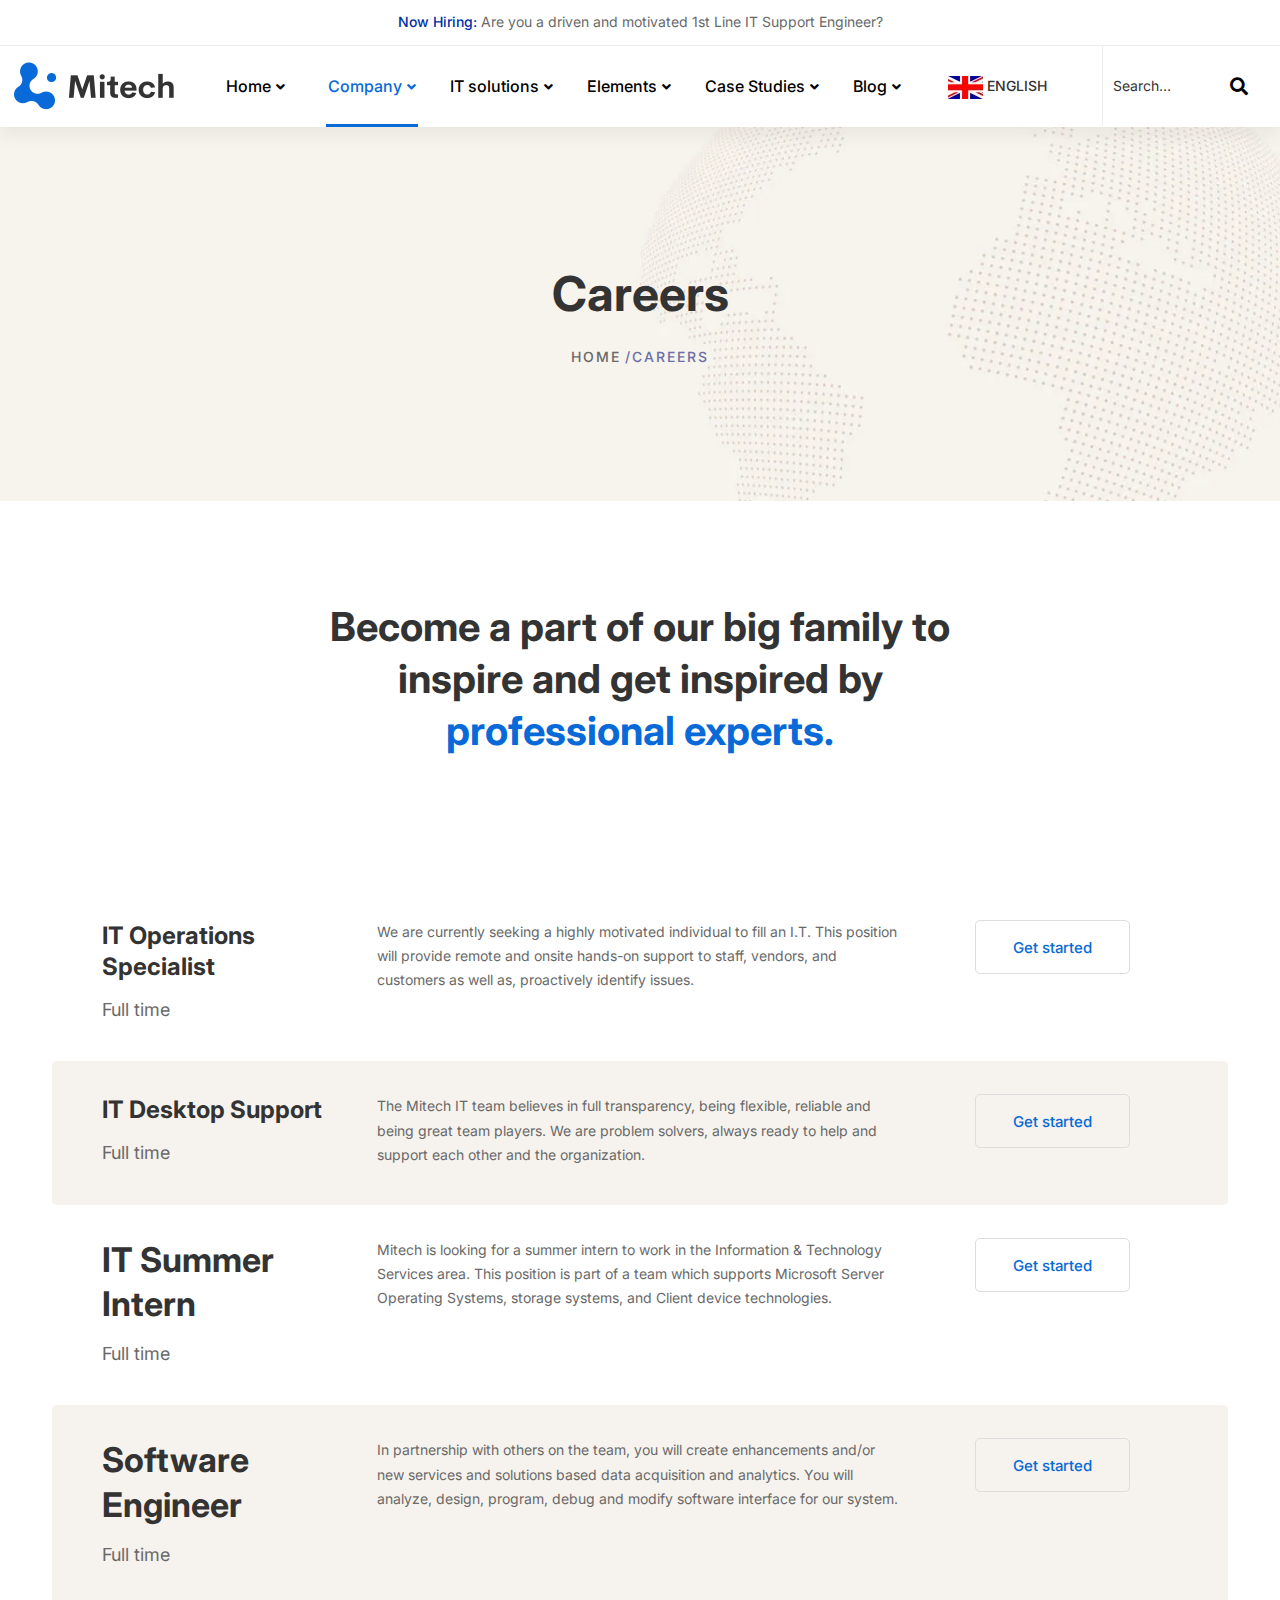
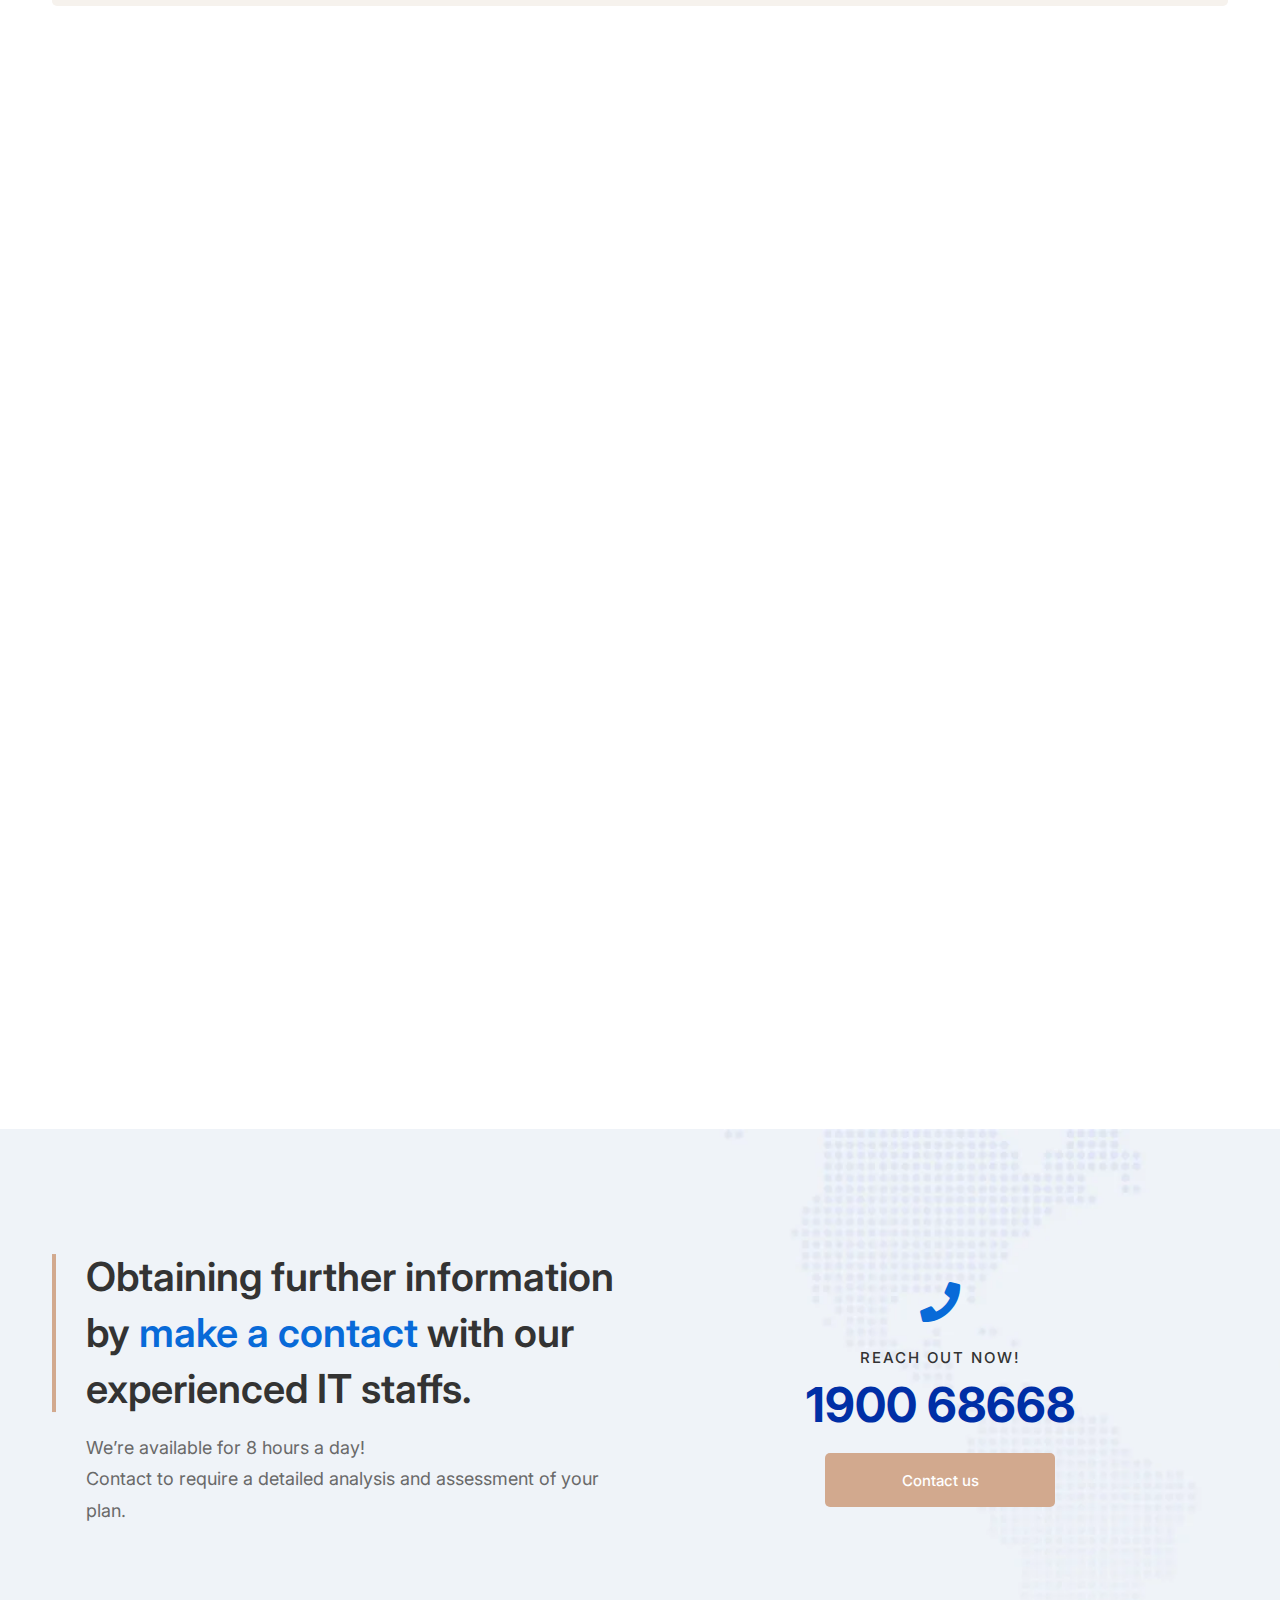
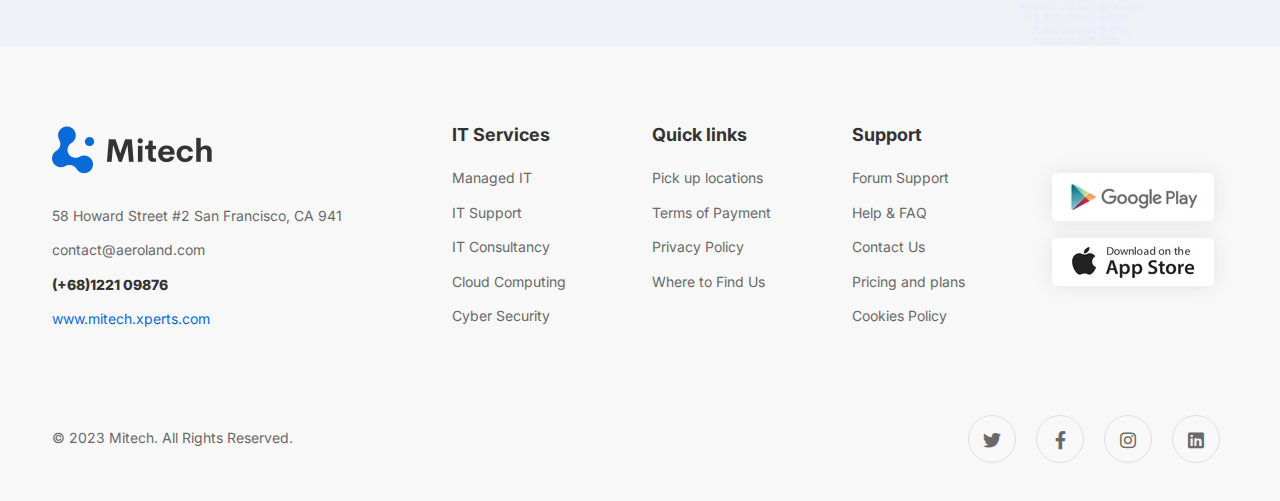
<file: careers.html>
<!DOCTYPE html>
<html class="no-js" lang="zxx" dir="ltr">

<head>
    <meta charset="utf-8">
    <meta http-equiv="X-UA-Compatible" content="IE=edge">
    <title>Mitech - Technology IT Solutions HTML Template</title>
    <meta name="viewport" content="width=device-width, initial-scale=1">
    <meta name="description" content="Technology IT Solutions HTML Template">
    <!-- Favicon -->
    <link rel="icon" href="assets/images/favicon.webp">

    <!-- CSS
        ============================================ -->

    <!-- Bootstrap CSS -->
    <link rel="stylesheet" href="assets/css/vendor/bootstrap.min.css">

    <!-- Font Family CSS -->
    <link rel="preconnect" href="https://fonts.googleapis.com">
    <link rel="preconnect" href="https://fonts.gstatic.com" crossorigin>
    <link href="https://fonts.googleapis.com/css2?family=Inter:wght@100;200;300;400;500;600;700;800;900&display=swap" rel="stylesheet">

    <!-- FontAwesome CSS -->
    <link rel="stylesheet" href="assets/css/vendor/fontawesome-all.min.css">

    <!-- Swiper slider CSS -->
    <link rel="stylesheet" href="assets/css/plugins/swiper.min.css">

    <!-- animate-text CSS -->
    <link rel="stylesheet" href="assets/css/plugins/animate-text.css">

    <!-- Animate CSS -->
    <link rel="stylesheet" href="assets/css/plugins/animate.min.css">

    <!-- Light gallery CSS -->
    <link rel="stylesheet" href="assets/css/plugins/lightgallery.min.css">

    <!-- Vendor & Plugins CSS (Please remove the comment from below vendor.min.css & plugins.min.css for better website load performance and remove css files from avobe) -->

    <!-- <link rel="stylesheet" href="assets/css/vendor/vendor.min.css">
        <link rel="stylesheet" href="assets/css/plugins/plugins.min.css"> -->

    <!-- Main Style CSS -->
    <link rel="stylesheet" href="assets/css/style.css">

</head>

<body>




    <div class="preloader-activate preloader-active open_tm_preloader">
        <div class="preloader-area-wrap">
            <div class="spinner d-flex justify-content-center align-items-center h-100">
                <div class="bounce1"></div>
                <div class="bounce2"></div>
                <div class="bounce3"></div>
            </div>
        </div>
    </div>

    <!--====================  header area ====================-->
    <div class="header-area header-area--default">

        <!-- Header Top Wrap Start -->
        <div class="header-top-wrap border-bottom">
            <div class="container-fluid">
                <div class="row">
                    <div class="col-lg-12">
                        <p class="text-center top-message"><a href="#">Now Hiring:</a> Are you a driven and motivated 1st Line IT Support Engineer?</p>
                    </div>
                </div>
            </div>
        </div>
        <!-- Header Top Wrap End -->

        <!-- Header Bottom Wrap Start -->
        <div class="header-bottom-wrap header-sticky">
            <div class="container-fluid">
                <div class="row">
                    <div class="col-lg-12">
                        <div class="header default-menu-style position-relative">

                            <!-- brand logo -->
                            <div class="header__logo">
                                <a href="index.html">
                                    <img src="assets/images/logo/logo-dark.webp" aria-label="Mitech Logo" width="160" height="48" class="img-fluid" alt="">
                                </a>
                            </div>

                            <!-- header midle box  -->
                            <div class="header-midle-box">
                                <div class="header-bottom-wrap d-md-block d-none">
                                    <div class="header-bottom-inner">
                                        <div class="header-bottom-left-wrap">
                                            <!-- navigation menu -->
                                            <div class="header__navigation d-none d-xl-block">
                                                <nav class="navigation-menu primary--menu">

                                                    <ul>
                                                        <li class="has-children has-children--multilevel-submenu">
                                                            <a href="#"><span>Home</span></a>
                                                            <ul class="submenu">
                                                                <li><a href="index-infotechno.html"><span>Software & Techology</span></a></li>
                                                                <li><a href="index-processing.html"><span>Startup Business</span></a></li>
                                                                <li><a href="index-appointment.html"><span>IT Agency</span></a></li>
                                                                <li><a href="index-services.html"><span>IT Services</span></a></li>
                                                                <li><a href="index-resolutions.html"><span>IT Solution</span></a></li>
                                                                <li><a href="index-cybersecurity.html"><span>Cyber Security</span></a></li>
                                                                <li><a href="index-modern-it-company.html"><span>Modern IT Company</span></a></li>
                                                                <li><a href="index-machine-learning.html"><span>Machine Learning</span></a></li>
                                                                <li><a href="index-software-innovation.html"><span>Software Innovation</span></a></li>
                                                            </ul>
                                                        </li>
                                                        <li class="has-children has-children--multilevel-submenu">
                                                            <a href="#"><span>Company</span></a>
                                                            <ul class="submenu">
                                                                <li class="has-children">
                                                                    <a href="about-us-01.html"><span>About us</span></a>
                                                                    <ul class="submenu">
                                                                        <li><a href="about-us-01.html"><span>About us 01</span></a></li>
                                                                        <li><a href="about-us-02.html"><span>About us 02</span></a></li>
                                                                        <li class="has-children">
                                                                            <a href="#"><span>Submenu Level Two</span></a>
                                                                            <ul class="submenu">
                                                                                <li><a href="#"><span>Submenu Level Three</span></a></li>
                                                                                <li><a href="#"><span>Submenu Level Three</span></a></li>
                                                                                <li><a href="#"><span>Submenu Level Three</span></a></li>
                                                                            </ul>
                                                                        </li>
                                                                    </ul>
                                                                </li>
                                                                <li><a href="contact-us.html"><span>Contact us</span></a></li>
                                                                <li><a href="leadership.html"><span>Leadership</span></a></li>
                                                                <li><a href="why-choose-us.html"><span>Why choose us</span></a></li>
                                                                <li><a href="our-history.html"><span>Our history</span></a></li>
                                                                <li><a href="faqs.html"><span>FAQs</span></a></li>
                                                                <li><a href="careers.html"><span>Careers</span></a></li>
                                                                <li><a href="pricing-plans.html"><span>Pricing plans</span></a></li>
                                                            </ul>
                                                        </li>
                                                        <li class="has-children has-children--multilevel-submenu">
                                                            <a href="#"><span>IT solutions</span></a>
                                                            <ul class="submenu">
                                                                <li><a href="it-services.html"><span>IT Services</span></a></li>
                                                                <li><a href="managed-it-service.html"><span>Managed IT Services</span></a></li>
                                                                <li><a href="industries.html"><span>Industries</span></a></li>
                                                                <li><a href="business-solution.html"><span>Business solution</span></a></li>
                                                                <li><a href="it-services-details.html"><span>IT Services Details</span></a></li>
                                                            </ul>
                                                        </li>
                                                        <li class="has-children">
                                                            <a href="#"><span>Elements</span></a>
                                                            <!-- mega menu -->
                                                            <ul class="megamenu megamenu--mega">
                                                                <li>
                                                                    <h2 class="page-list-title">ELEMENT GROUP 01</h2>
                                                                    <ul>
                                                                        <li><a href="element-accordion.html"><span>Accordions & Toggles</span></a></li>
                                                                        <li><a href="element-box-icon.html"><span>Box Icon</span></a></li>
                                                                        <li><a href="element-box-image.html"><span>Box Image</span></a></li>
                                                                        <li><a href="element-box-large-image.html"><span>Box Large Image</span></a></li>
                                                                        <li><a href="element-buttons.html"><span>Buttons</span></a></li>
                                                                        <li><a href="element-cta.html"><span>Call to action</span></a></li>
                                                                        <li><a href="element-client-logo.html"><span>Client Logo</span></a></li>
                                                                        <li><a href="element-countdown.html"><span>Countdown</span></a></li>
                                                                    </ul>
                                                                </li>
                                                                <li>
                                                                    <h2 class="page-list-title">ELEMENT GROUP 02</h2>
                                                                    <ul>
                                                                        <li><a href="element-counters.html"><span>Counters</span></a></li>
                                                                        <li><a href="element-dividers.html"><span>Dividers</span></a></li>
                                                                        <li><a href="element-flexible-image-slider.html"><span>Flexible image slider</span></a></li>
                                                                        <li><a href="element-google-map.html"><span>Google Map</span></a></li>
                                                                        <li><a href="element-gradation.html"><span>Gradation</span></a></li>
                                                                        <li><a href="element-instagram.html"><span>Instagram</span></a></li>
                                                                        <li><a href="element-lists.html"><span>Lists</span></a></li>
                                                                        <li><a href="element-message-box.html"><span>Message box</span></a></li>
                                                                    </ul>
                                                                </li>
                                                                <li>
                                                                    <h2 class="page-list-title">ELEMENT GROUP 03</h2>
                                                                    <ul>
                                                                        <li><a href="element-popup-video.html"><span>Popup Video</span></a></li>
                                                                        <li><a href="element-pricing-box.html"><span>Pricing Box</span></a></li>
                                                                        <li><a href="element-progress-bar.html"><span>Progress Bar</span></a></li>
                                                                        <li><a href="element-progress-circle.html"><span>Progress Circle</span></a></li>
                                                                        <li><a href="element-rows-columns.html"><span>Rows & Columns</span></a></li>
                                                                        <li><a href="element-social-networks.html"><span>Social Networks</span></a></li>
                                                                        <li><a href="element-tabs.html"><span>Tabs</span></a></li>
                                                                        <li><a href="element-team-member.html"><span>Team member</span></a></li>
                                                                    </ul>
                                                                </li>
                                                                <li>
                                                                    <h2 class="page-list-title">ELEMENT GROUP 04</h2>
                                                                    <ul>
                                                                        <li><a href="element-testimonials.html"><span>Testimonials</span></a></li>
                                                                        <li><a href="element-timeline.html"><span>Timeline</span></a></li>
                                                                        <li><a href="element-carousel-sliders.html"><span>Carousel Sliders</span></a></li>
                                                                        <li><a href="element-typed-text.html"><span>Typed Text</span></a></li>
                                                                    </ul>
                                                                </li>
                                                            </ul>
                                                        </li>
                                                        <li class="has-children has-children--multilevel-submenu">
                                                            <a href="#"><span>Case Studies</span></a>
                                                            <!-- multilevel submenu -->
                                                            <ul class="submenu">
                                                                <li><a href="case-studies.html"><span>Case Studies 01</span></a></li>
                                                                <li><a href="case-studies-02.html"><span>Case Studies 02</span></a></li>
                                                                <li><a href="single-smart-vision.html"><span>Single Layout</span></a></li>
                                                            </ul>
                                                        </li>
                                                        <li class="has-children has-children--multilevel-submenu">
                                                            <a href="blog-list-large-image.html"><span>Blog</span></a>
                                                            <!-- multilevel submenu -->
                                                            <ul class="submenu">
                                                                <li><a href="blog-list-large-image.html"><span>List Large Image</span></a></li>
                                                                <li><a href="blog-list-left-large-image.html"><span>Left Large Image</span></a></li>
                                                                <li><a href="blog-grid-classic.html"><span>Grid Classic</span></a></li>
                                                                <li><a href="blog-grid-masonry.html"><span>Grid Masonry</span></a></li>
                                                                <li class="has-children">
                                                                    <a href="blog-post-layout-one.html"><span>Single Layouts</span></a>
                                                                    <ul class="submenu">
                                                                        <li><a href="blog-post-layout-one.html"><span>Left Sidebar</span></a></li>
                                                                        <li><a href="blog-post-right-sidebar.html"><span>Right Sidebar</span></a></li>
                                                                        <li><a href="blog-post-no-sidebar.html"><span>No Sidebar</span></a></li>
                                                                    </ul>
                                                                </li>
                                                            </ul>
                                                        </li>
                                                    </ul>
                                                </nav>
                                            </div>
                                        </div>
                                    </div>
                                </div>

                            </div>

                            <!-- header right box -->
                            <div class="header-right-box">
                                <div class="header-right-inner" id="hidden-icon-wrapper">

                                    <!-- language-menu -->
                                    <div class="language-menu">
                                        <ul>
                                            <li>
                                                <a href="#" class="">
                                                    <img class="ls-flag" src="assets/images/flags/en.webp" alt="en" title="English">
                                                    <span class="wpml-ls-native">English</span>
                                                </a>

                                                <ul class="ls-sub-menu">
                                                    <li class="">
                                                        <a href="#" class="">
                                                            <img class="ls-flag" src="assets/images/flags/fr.webp" alt="en" title="Français"><span class="wpml-ls-native">Français</span>
                                                        </a>
                                                    </li>
                                                    <li class="">
                                                        <a href="#" class="">
                                                            <img class="wpml-ls-flag" src="assets/images/flags/de.webp" alt="de" title="Deutsch"><span class="wpml-ls-native">Deutsch</span>
                                                        </a>
                                                    </li>

                                                </ul>

                                            </li>

                                        </ul>
                                    </div>

                                    <!-- header-search-form -->
                                    <div class="header-search-form default-search">
                                        <form action="#" class="search-form-top">
                                            <input class="search-field" type="text" placeholder="Search…">
                                            <button class="search-submit">
                                                <i class="search-btn-icon fa fa-search"></i>
                                            </button>
                                        </form>
                                    </div>
                                </div>

                                <!-- mobile menu -->
                                <div class="mobile-navigation-icon d-block d-xl-none" id="mobile-menu-trigger">
                                    <i></i>
                                </div>
                                <!-- hidden icons menu -->
                                <div class="hidden-icons-menu d-block d-md-none" id="hidden-icon-trigger">
                                    <a href="javascript:void(0)">
                                        <i class="far fa-ellipsis-h-alt"></i>
                                    </a>
                                </div>
                            </div>

                        </div>
                    </div>
                </div>
            </div>
        </div>
        <!-- Header Bottom Wrap End -->

    </div>
    <!--====================  End of header area  ====================-->














    <!-- breadcrumb-area start -->
    <div class="breadcrumb-area">
        <div class="container">
            <div class="row">
                <div class="col-12">
                    <div class="breadcrumb_box text-center">
                        <h2 class="breadcrumb-title">Careers</h2>
                        <!-- breadcrumb-list start -->
                        <ul class="breadcrumb-list">
                            <li class="breadcrumb-item"><a href="index.html">Home</a></li>
                            <li class="breadcrumb-item active">Careers</li>
                        </ul>
                        <!-- breadcrumb-list end -->
                    </div>
                </div>
            </div>
        </div>
    </div>
    <!-- breadcrumb-area end -->











    <div id="main-wrapper">
        <div class="site-wrapper-reveal">
            <!--======== careers-experts Start ==========-->
            <div class="careers-experts-wrapper section-space--pt_100">
                <div class="container">
                    <div class="row">
                        <div class="col-lg-7 m-auto">
                            <!-- section-title-wrap Start -->
                            <div class="section-title-wrap text-center section-space--mb_30">
                                <h3 class="heading">Become a part of our big family to inspire and get inspired by <span class="text-color-primary"> professional experts.</span></h3>
                            </div>
                            <!-- section-title-wrap Start -->
                        </div>
                    </div>


                    <div class="row">
                        <div class="col-lg-12">
                            <div class="ht-simple-job-listing move-up animate">
                                <div clas="list">
                                    <div class="item">
                                        <div class="row">
                                            <div class="col-md-3">
                                                <div class="job-info">
                                                    <h5 class="job-name">IT Operations Specialist</h5>
                                                    <span class="job-time">Full time</span>
                                                </div>
                                            </div>

                                            <div class="col-md-6">
                                                <div class="job-description">We are currently seeking a highly motivated individual to fill an I.T. This position will provide remote and onsite hands-on support to staff, vendors, and customers as well as, proactively identify issues.</div>
                                            </div>

                                            <div class="col-md-3">
                                                <div class="job-button text-md-center">
                                                    <a class="ht-btn ht-btn-md ht-btn--solid" href="#">
                                                        <span class="button-text">Get started </span>
                                                    </a>
                                                </div>
                                            </div>
                                        </div>
                                    </div>
                                    <div class="item">
                                        <div class="row">
                                            <div class="col-md-3">
                                                <div class="job-info">
                                                    <h5 class="job-name">IT Desktop Support </h5>
                                                    <span class="job-time">Full time</span>
                                                </div>
                                            </div>

                                            <div class="col-md-6">
                                                <div class="job-description">The Mitech IT team believes in full transparency, being flexible, reliable and being great team players. We are problem solvers, always ready to help and support each other and the organization. </div>
                                            </div>

                                            <div class="col-md-3">
                                                <div class="job-button text-md-center">
                                                    <a class="ht-btn ht-btn-md ht-btn--solid" href="#">
                                                        <span class="button-text">Get started </span>
                                                    </a>
                                                </div>
                                            </div>
                                        </div>
                                    </div>
                                    <div class="item">
                                        <div class="row">
                                            <div class="col-md-3">
                                                <div class="job-info">
                                                    <h4 class="job-name">IT Summer Intern</h4>
                                                    <span class="job-time">Full time</span>
                                                </div>
                                            </div>

                                            <div class="col-md-6">
                                                <div class="job-description">Mitech is looking for a summer intern to work in the Information &amp; Technology Services area. This position is part of a team which supports Microsoft Server Operating Systems, storage systems, and Client device technologies.</div>
                                            </div>

                                            <div class="col-md-3">
                                                <div class="job-button text-md-center">
                                                    <a class="ht-btn ht-btn-md ht-btn--solid" href="#">
                                                        <span class="button-text">Get started </span>
                                                    </a>
                                                </div>
                                            </div>
                                        </div>
                                    </div>
                                    <div class="item">
                                        <div class="row">
                                            <div class="col-md-3">
                                                <div class="job-info">
                                                    <h4 class="job-name">Software Engineer</h4>
                                                    <span class="job-time">Full time</span>
                                                </div>
                                            </div>

                                            <div class="col-md-6">
                                                <div class="job-description">In partnership with others on the team, you will create enhancements and/or new services and solutions based data acquisition and analytics. You will analyze, design, program, debug and modify software interface for our system.</div>
                                            </div>

                                            <div class="col-md-3">
                                                <div class="job-button text-md-center">
                                                    <a class="ht-btn ht-btn-md ht-btn--solid" href="#">
                                                        <span class="button-text">Get started </span>
                                                    </a>
                                                </div>
                                            </div>
                                        </div>
                                    </div>
                                </div>
                            </div>
                        </div>
                    </div>

                </div>
            </div>
            <!--======== careers-experts End ==========-->

            <div class="gallery-section section-space--ptb_100">
                <div class="container">
                    <div class="row">
                        <div class="col-lg-12">
                            <div class="section-title-wrap text-center">
                                <h3 class="section-title mb-15 wow move-up">Pay a visit & have some coffee!</h3>
                                <div class="contact-button section-space--mt_30 wow move-up">
                                    <a href="#" class="hover-style-link">View all team <i class="fas fa-arrow-right"></i></a>
                                </div>
                            </div>
                        </div>
                    </div>

                    <!-- gallery-wrapper Start -->
                    <div class="gallery-wrapper section-space--pt_80 ">
                        <div class="row">
                            <div class="col-lg-12">
                                <!-- gallery-warp Start -->
                                <div class="gallery-warp popup-images ">
                                    <!-- single gallery Start -->
                                    <a class="single-gallery gallery-grid wow move-up" href="assets/images/gallery/blog-07-960x960.webp">
                                        <div class="single-gallery__item">
                                            <div class="single-gallery__thum bg-item-images bg-img" data-bg="assets/images/gallery/blog-07-960x960.webp">

                                            </div>
                                            <div class="ht-overlay"></div>
                                            <div class="overlay-icon">
                                                <i class="fas fa-search"></i>
                                            </div>
                                        </div>
                                    </a>
                                    <!-- single gallery End -->
                                    <!-- single gallery Start -->
                                    <a class="single-gallery gallery-grid wow move-up" href="assets/images/gallery/careers-gallery-image-01-960x960.webp">
                                        <div class="single-gallery__item">
                                            <div class="single-gallery__thum bg-item-images bg-img" data-bg="assets/images/gallery/careers-gallery-image-01-960x960.webp"></div>
                                            <div class="ht-overlay"></div>
                                            <div class="overlay-icon">
                                                <i class="fas fa-search"></i>
                                            </div>
                                        </div>
                                    </a>
                                    <!-- single gallery End -->
                                    <!-- single gallery Start -->
                                    <a class="single-gallery gallery-grid wow move-up" href="assets/images/gallery/blog-08-960x960.webp">
                                        <div class="single-gallery__item">
                                            <div class="single-gallery__thum bg-item-images bg-img" data-bg="assets/images/gallery/blog-08-960x960.webp"></div>
                                            <div class="ht-overlay"></div>
                                            <div class="overlay-icon">
                                                <i class="fas fa-search"></i>
                                            </div>
                                        </div>
                                    </a>
                                    <!-- single gallery End -->
                                    <!-- single gallery Start -->
                                    <a class="single-gallery gallery-grid wow move-up" href="assets/images/gallery/blog-06-960x960.webp">
                                        <div class="single-gallery__item">
                                            <div class="single-gallery__thum bg-item-images bg-img" data-bg="assets/images/gallery/blog-06-960x960.webp"></div>
                                            <div class="ht-overlay"></div>
                                            <div class="overlay-icon">
                                                <i class="fas fa-search"></i>
                                            </div>
                                        </div>
                                    </a>
                                    <!-- single gallery End -->

                                </div>
                                <!-- gallery-warp End -->
                            </div>
                        </div>
                    </div>
                    <!-- gallery-wrapper End -->

                </div>
            </div>

            <!--====================  Conact us Section Start ====================-->
            <div class="contact-us-section-wrappaer infotechno-contact-us-bg section-space--ptb_120">
                <div class="container">
                    <div class="row align-items-center">
                        <div class="col-lg-6 col-lg-6">
                            <div class="conact-us-wrap-one">
                                <h3 class="heading">Obtaining further information by <span class="text-color-primary">make a contact</span> with our experienced IT staffs. </h3>

                                <div class="sub-heading">We’re available for 8 hours a day!<br>Contact to require a detailed analysis and assessment of your plan.</div>

                            </div>
                        </div>

                        <div class="col-lg-6 col-lg-6">
                            <div class="contact-info-one text-center">
                                <div class="icon">
                                    <span class="fas fa-phone"></span>
                                </div>
                                <h6 class="heading font-weight--reguler">Reach out now!</h6>
                                <h2 class="call-us"><a href="tel:190068668">1900 68668</a></h2>
                                <div class="contact-us-button mt-20">
                                    <a href="#" class="btn btn--secondary">Contact us</a>
                                </div>
                            </div>
                        </div>
                    </div>
                </div>
            </div>
            <!--====================  Conact us Section End  ====================-->

        </div>


        <!--====================  footer area ====================-->
        <div class="footer-area-wrapper bg-gray">
            <div class="footer-area section-space--ptb_80">
                <div class="container">
                    <div class="row footer-widget-wrapper">
                        <div class="col-lg-4 col-md-6 col-sm-6 footer-widget">
                            <div class="footer-widget__logo mb-30">
                                <img src="assets/images/logo/dark-logo-160x48.webp" width="160" height="48" class="img-fluid" alt="">
                            </div>
                            <ul class="footer-widget__list">
                                <li>58 Howard Street #2 San Francisco, CA 941</li>
                                <li><a href="mailto:contact@aeroland.com" class="hover-style-link">contact@aeroland.com</a></li>
                                <li><a href="tel:123344556" class="hover-style-link text-black font-weight--bold">(+68)1221 09876</a></li>
                                <li><a href="https://hasthemes.com/" class="hover-style-link text-color-primary">www.mitech.xperts.com</a></li>
                            </ul>
                        </div>
                        <div class="col-lg-2 col-md-4 col-sm-6 footer-widget">
                            <h6 class="footer-widget__title mb-20">IT Services</h6>
                            <ul class="footer-widget__list">
                                <li><a href="#" class="hover-style-link">Managed IT</a></li>
                                <li><a href="#" class="hover-style-link">IT Support</a></li>
                                <li><a href="#" class="hover-style-link">IT Consultancy</a></li>
                                <li><a href="#" class="hover-style-link">Cloud Computing</a></li>
                                <li><a href="#" class="hover-style-link">Cyber Security</a></li>
                            </ul>
                        </div>
                        <div class="col-lg-2 col-md-4 col-sm-6 footer-widget">
                            <h6 class="footer-widget__title mb-20">Quick links</h6>
                            <ul class="footer-widget__list">
                                <li><a href="#" class="hover-style-link">Pick up locations</a></li>
                                <li><a href="#" class="hover-style-link">Terms of Payment</a></li>
                                <li><a href="#" class="hover-style-link">Privacy Policy</a></li>
                                <li><a href="#" class="hover-style-link">Where to Find Us</a></li>
                            </ul>
                        </div>
                        <div class="col-lg-2 col-md-4 col-sm-6 footer-widget">
                            <h6 class="footer-widget__title mb-20">Support</h6>
                            <ul class="footer-widget__list">
                                <li><a href="#" class="hover-style-link">Forum Support</a></li>
                                <li><a href="#" class="hover-style-link">Help & FAQ</a></li>
                                <li><a href="#" class="hover-style-link">Contact Us</a></li>
                                <li><a href="#" class="hover-style-link">Pricing and plans</a></li>
                                <li><a href="#" class="hover-style-link">Cookies Policy</a></li>
                            </ul>
                        </div>
                        <div class="col-lg-2 col-md-4 col-sm-6 footer-widget">
                            <div class="footer-widget__title section-space--mb_50"></div>
                            <ul class="footer-widget__list">
                                <li><a href="#" class="image_btn" aria-label="Google play Button"><img class="img-fluid" src="assets/images/icons/aeroland-button-google-play.webp" alt=""></a></li>
                                <li><a href="#" class="image_btn" aria-label="App Store Button"><img class="img-fluid" src="assets/images/icons/aeroland-button-app-store.webp" alt=""></a></li>
                            </ul>
                        </div>
                    </div>
                </div>
            </div>
            <div class="footer-copyright-area section-space--pb_30">
                <div class="container">
                    <div class="row align-items-center">
                        <div class="col-md-6 text-center text-md-start">
                            <span class="copyright-text">&copy; 2023 Mitech. <a href="https://hasthemes.com/">All Rights Reserved.</a></span>
                        </div>
                        <div class="col-md-6 text-center text-md-end">
                            <ul class="list ht-social-networks solid-rounded-icon">

                                <li class="item">
                                    <a href="https://twitter.com" target="_blank" aria-label="Twitter" class="social-link hint--bounce hint--top hint--primary">
                                        <i class="fab fa-twitter link-icon"></i>
                                    </a>
                                </li>
                                <li class="item">
                                    <a href="https://facebook.com" target="_blank" aria-label="Facebook" class="social-link hint--bounce hint--top hint--primary">
                                        <i class="fab fa-facebook-f link-icon"></i>
                                    </a>
                                </li>
                                <li class="item">
                                    <a href="https://instagram.com" target="_blank" aria-label="Instagram" class="social-link hint--bounce hint--top hint--primary">
                                        <i class="fab fa-instagram link-icon"></i>
                                    </a>
                                </li>
                                <li class="item">
                                    <a href="https://linkedin.com" target="_blank" aria-label="Linkedin" class="social-link hint--bounce hint--top hint--primary">
                                        <i class="fab fa-linkedin link-icon"></i>
                                    </a>
                                </li>
                            </ul>
                        </div>
                    </div>
                </div>
            </div>
        </div>
        <!--====================  End of footer area  ====================-->












    </div>

    <!--====================  scroll top ====================-->
    <a href="#" class="scroll-top" id="scroll-top">
        <i class="arrow-top fas fa-chevron-up"></i>
        <i class="arrow-bottom fas fa-chevron-up"></i>
    </a>
    <!--====================  End of scroll top  ====================-->

    <!--====================  mobile menu overlay ====================-->
    <div class="mobile-menu-overlay" id="mobile-menu-overlay">
        <div class="mobile-menu-overlay__inner">
            <div class="mobile-menu-overlay__header">
                <div class="container-fluid">
                    <div class="row align-items-center">
                        <div class="col-md-6 col-8">
                            <!-- logo -->
                            <div class="logo">
                                <a href="index.html">
                                    <img src="assets/images/logo/logo-dark.webp" class="img-fluid" alt="">
                                </a>
                            </div>
                        </div>
                        <div class="col-md-6 col-4">
                            <!-- mobile menu content -->
                            <div class="mobile-menu-content text-end">
                                <span class="mobile-navigation-close-icon" id="mobile-menu-close-trigger"></span>
                            </div>
                        </div>
                    </div>
                </div>
            </div>
            <div class="mobile-menu-overlay__body">
                <nav class="offcanvas-navigation">
                    <ul>
                        <li class="has-children">
                            <a href="index.html">Home</a>
                            <ul class="sub-menu">
                                <li><a href="index-infotechno.html"><span>Infotechno</span></a></li>
                                <li><a href="index-processing.html"><span>Processing</span></a></li>
                                <li><a href="index-appointment.html"><span>Appointment</span></a></li>
                                <li><a href="index-services.html"><span>Services</span></a></li>
                                <li><a href="index-resolutions.html"><span>Resolutions</span></a></li>
                                <li><a href="index-cybersecurity.html"><span>cybersecurity</span></a></li>
                                <li><a href="index-modern-it-company.html"><span>Modern IT Company</span></a></li>
                                <li><a href="index-machine-learning.html"><span>Machine Learning</span></a></li>
                                <li><a href="index-software-innovation.html"><span>Software Innovation</span></a></li>
                            </ul>
                        </li>
                        <li class="has-children">
                            <a href="#">Company</a>
                            <ul class="sub-menu">
                                <li class="has-children">
                                    <a href="about-us-01.html"><span>About us</span></a>
                                    <ul class="sub-menu">
                                        <li><a href="about-us-01.html"><span>About us 01</span></a></li>
                                        <li><a href="about-us-02.html"><span>About us 02</span></a></li>
                                        <li class="has-children">
                                            <a href="#"><span>Submenu Level Two</span></a>
                                            <ul class="sub-menu">
                                                <li><a href="#"><span>Submenu Level Three</span></a></li>
                                                <li><a href="#"><span>Submenu Level Three</span></a></li>
                                                <li><a href="#"><span>Submenu Level Three</span></a></li>
                                            </ul>
                                        </li>
                                    </ul>
                                </li>
                                <li><a href="contact-us.html"><span>Contact us</span></a></li>
                                <li><a href="leadership.html"><span>Leadership</span></a></li>
                                <li><a href="why-choose-us.html"><span>Why choose us</span></a></li>
                                <li><a href="our-history.html"><span>Our history</span></a></li>
                                <li><a href="faqs.html"><span>FAQs</span></a></li>
                                <li><a href="careers.html"><span>Careers</span></a></li>
                                <li><a href="pricing-plans.html"><span>Pricing plans</span></a></li>
                            </ul>
                        </li>
                        <li class="has-children">
                            <a href="#">IT solutions</a>
                            <ul class="sub-menu">
                                <li><a href="it-services.html"><span>IT Services</span></a></li>
                                <li><a href="managed-it-service.html"><span>Managed IT Services</span></a></li>
                                <li><a href="industries.html"><span>Industries</span></a></li>
                                <li><a href="business-solution.html"><span>Business solution</span></a></li>
                                <li><a href="it-services-details.html"><span>IT Services Details</span></a></li>
                            </ul>
                        </li>
                        <li class="has-children">
                            <a href="#">Elements</a>
                            <ul class="sub-menu">
                                <li class="has-children">
                                    <a href="#">Element Group 01</a>
                                    <ul class="sub-menu">
                                        <li><a href="element-accordion.html"><span>Accordions & Toggles</span></a></li>
                                        <li><a href="element-box-icon.html"><span>Box Icon</span></a></li>
                                        <li><a href="element-box-image.html"><span>Box Image</span></a></li>
                                        <li><a href="element-box-large-image.html"><span>Box Large Image</span></a></li>
                                        <li><a href="element-buttons.html"><span>Buttons</span></a></li>
                                        <li><a href="element-cta.html"><span>Call to action</span></a></li>
                                        <li><a href="element-client-logo.html"><span>Client Logo</span></a></li>
                                        <li><a href="element-countdown.html"><span>Countdown</span></a></li>
                                    </ul>
                                </li>
                                <li class="has-children">
                                    <a href="#">Element Group 02</a>
                                    <ul class="sub-menu">
                                        <li><a href="element-counters.html"><span>Counters</span></a></li>
                                        <li><a href="element-dividers.html"><span>Dividers</span></a></li>
                                        <li><a href="element-flexible-image-slider.html"><span>Flexible image slider</span></a></li>
                                        <li><a href="element-google-map.html"><span>Google Map</span></a></li>
                                        <li><a href="element-gradation.html"><span>Gradation</span></a></li>
                                        <li><a href="element-instagram.html"><span>Instagram</span></a></li>
                                        <li><a href="element-lists.html"><span>Lists</span></a></li>
                                        <li><a href="element-message-box.html"><span>Message box</span></a></li>
                                    </ul>
                                </li>
                                <li class="has-children">
                                    <a href="#">Element Group 03</a>
                                    <ul class="sub-menu">
                                        <li><a href="element-popup-video.html"><span>Popup Video</span></a></li>
                                        <li><a href="element-pricing-box.html"><span>Pricing Box</span></a></li>
                                        <li><a href="element-progress-bar.html"><span>Progress Bar</span></a></li>
                                        <li><a href="element-progress-circle.html"><span>Progress Circle</span></a></li>
                                        <li><a href="element-rows-columns.html"><span>Rows & Columns</span></a></li>
                                        <li><a href="element-social-networks.html"><span>Social Networks</span></a></li>
                                        <li><a href="element-tabs.html"><span>Tabs</span></a></li>
                                        <li><a href="element-team-member.html"><span>Team member</span></a></li>
                                    </ul>
                                </li>
                                <li class="has-children">
                                    <a href="#">Element Group 04</a>
                                    <ul class="sub-menu">
                                        <li><a href="element-testimonials.html"><span>Testimonials</span></a></li>
                                        <li><a href="element-timeline.html"><span>Timeline</span></a></li>
                                        <li><a href="element-carousel-sliders.html"><span>Carousel Sliders</span></a></li>
                                        <li><a href="element-typed-text.html"><span>Typed Text</span></a></li>
                                    </ul>
                                </li>

                            </ul>
                        </li>
                        <li class="has-children">
                            <a href="javascript:void(0)">Case Studies</a>
                            <ul class="sub-menu">
                                <li><a href="case-studies.html"><span>Case Studies 01</span></a></li>
                                <li><a href="case-studies-02.html"><span>Case Studies 02</span></a></li>
                                <li><a href="single-smart-vision.html"><span>Single Layout</span></a></li>
                            </ul>
                        </li>
                        <li class="has-children">
                            <a href="javascript:void(0)">Blogs</a>
                            <ul class="sub-menu">
                                <li><a href="blog-list-large-image.html"><span>List Large Image</span></a></li>
                                <li><a href="blog-list-left-large-image.html"><span>Left Large Image</span></a></li>
                                <li><a href="blog-grid-classic.html"><span>Grid Classic</span></a></li>
                                <li><a href="blog-grid-masonry.html"><span>Grid Masonry</span></a></li>
                                <li class="has-children">
                                    <a href="blog-post-layout-one.html"><span>Single Layouts</span></a>
                                    <ul class="sub-menu">
                                        <li><a href="blog-post-layout-one.html"><span>Left Sidebar</span></a></li>
                                        <li><a href="blog-post-right-sidebar.html"><span>Right Sidebar</span></a></li>
                                        <li><a href="blog-post-no-sidebar.html"><span>No Sidebar</span></a></li>
                                    </ul>
                                </li>
                            </ul>
                        </li>
                    </ul>
                </nav>
            </div>
        </div>
    </div>
    <!--====================  End of mobile menu overlay  ====================-->







    <!--====================  search overlay ====================-->
    <div class="search-overlay" id="search-overlay">

        <div class="search-overlay__header">
            <div class="container-fluid">
                <div class="row align-items-center">
                    <div class="col-md-6 ms-auto col-4">
                        <!-- search content -->
                        <div class="search-content text-end">
                            <span class="mobile-navigation-close-icon" id="search-close-trigger"></span>
                        </div>
                    </div>
                </div>
            </div>
        </div>
        <div class="search-overlay__inner">
            <div class="search-overlay__body">
                <div class="search-overlay__form">
                    <form action="#">
                        <input type="text" placeholder="Search">
                    </form>
                </div>
            </div>
        </div>
    </div>
    <!--====================  End of search overlay  ====================-->








    <!-- JS
    ============================================ -->
    <!-- Modernizer JS -->
    <script src="assets/js/vendor/modernizr-2.8.3.min.js"></script>

    <!-- jQuery JS -->
    <script src="assets/js/vendor/jquery-3.5.1.min.js"></script>
    <script src="assets/js/vendor/jquery-migrate-3.3.0.min.js"></script>

    <!-- Bootstrap JS -->
    <script src="assets/js/vendor/bootstrap.min.js"></script>

    <!-- Plugins JS (Please remove the comment from below plugins.min.js for better website load performance and remove plugin js files from avobe) -->

    <script src="assets/js/plugins/plugins.min.js"></script>

    <!-- Main JS -->
    <script src="assets/js/main.js"></script>

</body>

</html>
</file>
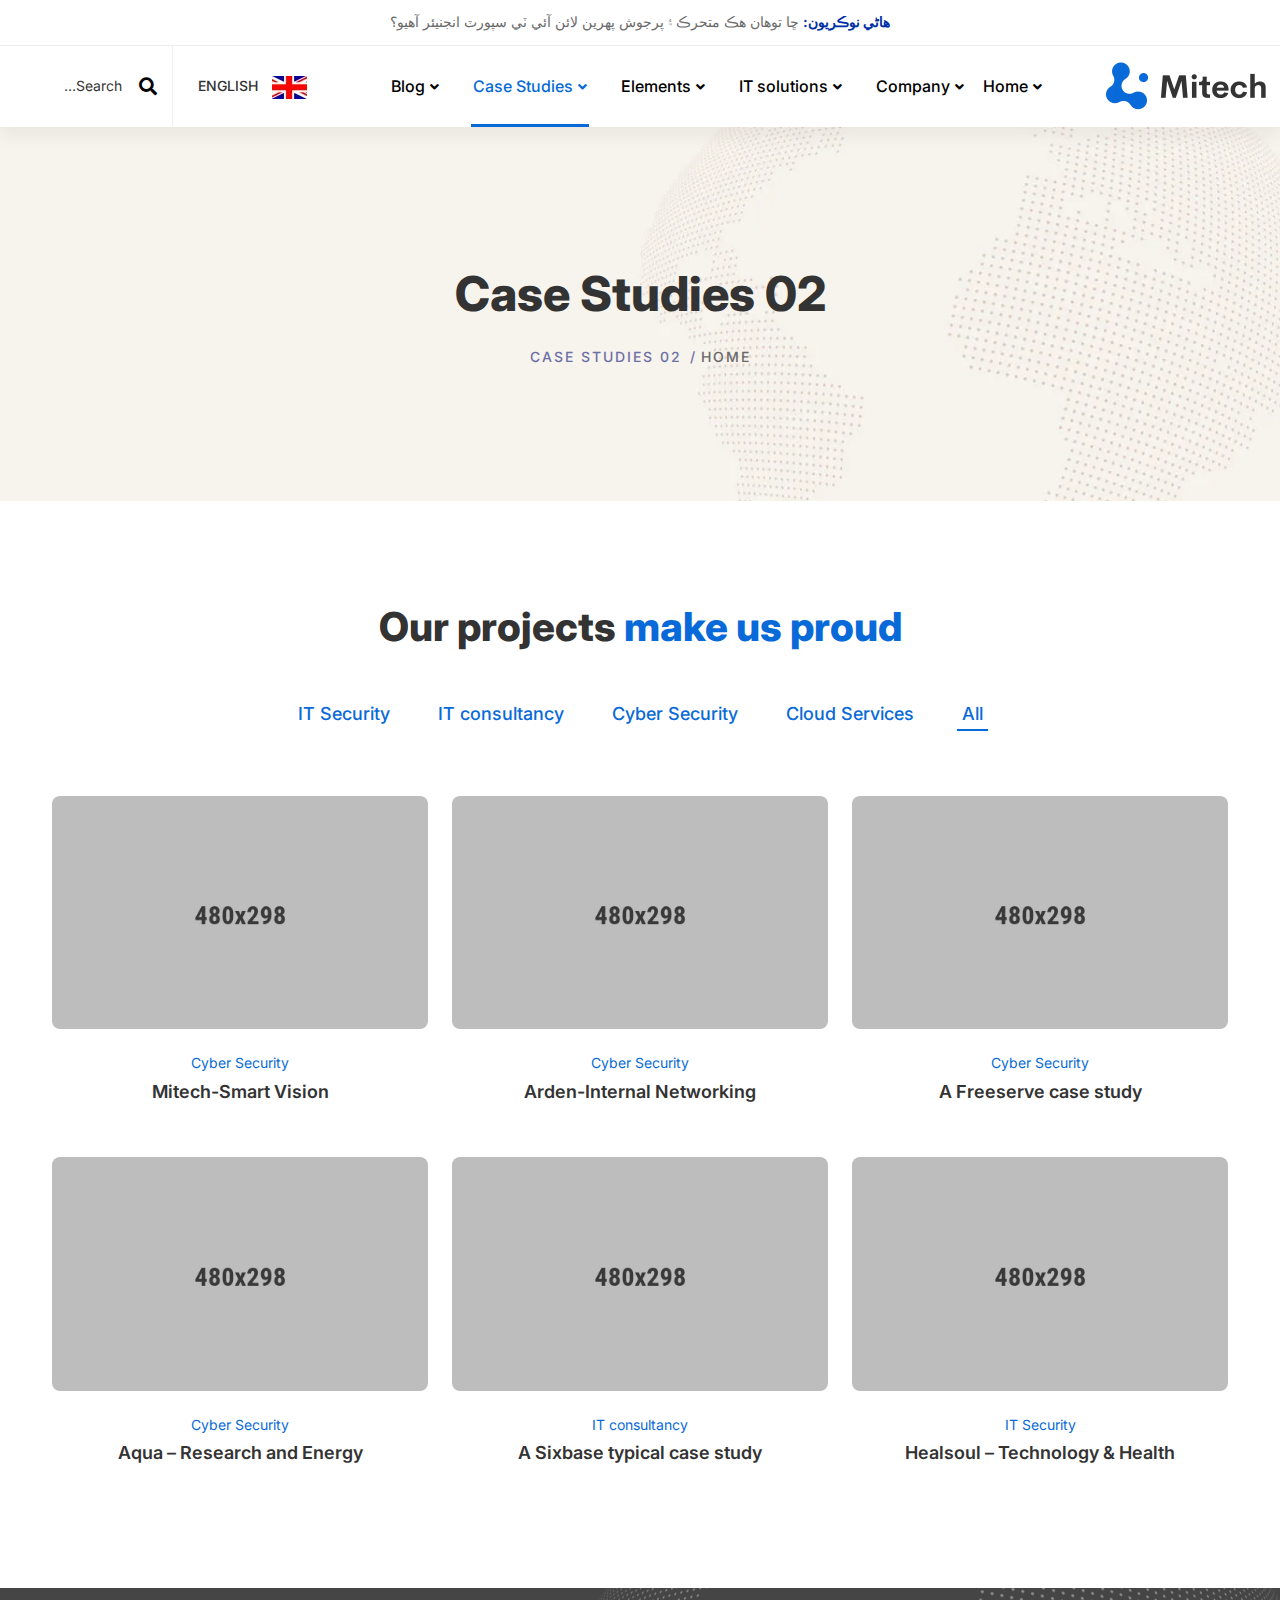
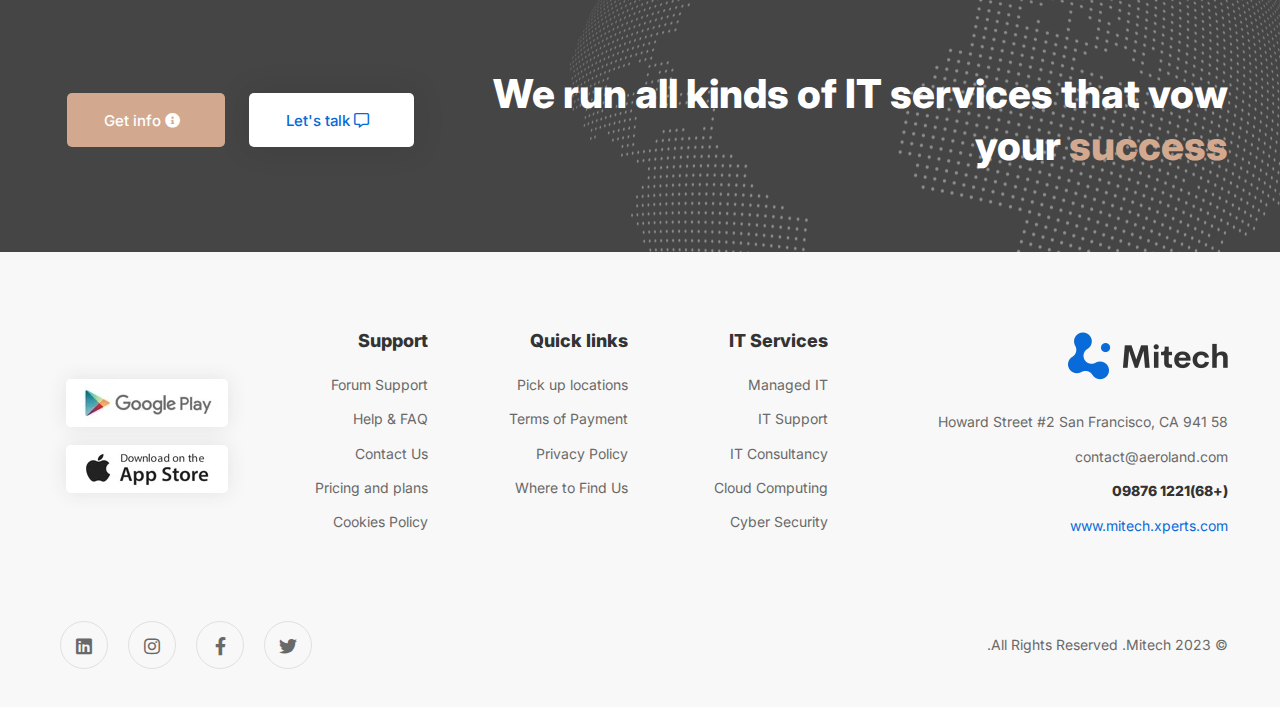
<file: case-studies-02.html>
<!DOCTYPE html>
<html class="no-js" lang="zxx" dir="rtl">

<head>
    <meta charset="utf-8">
    <meta http-equiv="X-UA-Compatible" content="IE=edge">
    <title>Mitech - Technology IT Solutions HTML Template</title>
    <meta name="description" content="Technology IT Solutions HTML Template">
    <meta name="viewport" content="width=device-width, initial-scale=1">
    <!-- Favicon -->
    <link rel="icon" href="assets/images/favicon.webp">

    <!-- CSS
        ============================================ -->

    <!-- Bootstrap CSS -->
    <link rel="stylesheet" href="assets/css/vendor/bootstrap.min.css">

    <!-- Font Family CSS -->
    <link rel="preconnect" href="https://fonts.googleapis.com">
    <link rel="preconnect" href="https://fonts.gstatic.com" crossorigin>
    <link href="https://fonts.googleapis.com/css2?family=Inter:wght@100;200;300;400;500;600;700;800;900&display=swap" rel="stylesheet">

    <!-- FontAwesome CSS -->
    <link rel="stylesheet" href="assets/css/vendor/fontawesome-all.min.css">

    <!-- Swiper slider CSS -->
    <link rel="stylesheet" href="assets/css/plugins/swiper.min.css">

    <!-- animate-text CSS -->
    <link rel="stylesheet" href="assets/css/plugins/animate-text.css">

    <!-- Animate CSS -->
    <link rel="stylesheet" href="assets/css/plugins/animate.min.css">

    <!-- Light gallery CSS -->
    <link rel="stylesheet" href="assets/css/plugins/lightgallery.min.css">

    <!-- Vendor & Plugins CSS (Please remove the comment from below vendor.min.css & plugins.min.css for better website load performance and remove css files from avobe) -->

    <!-- <link rel="stylesheet" href="assets/css/vendor/vendor.min.css">
            <link rel="stylesheet" href="assets/css/plugins/plugins.min.css"> -->

    <!-- Main Style CSS -->
    <link rel="stylesheet" href="assets/css/style.css">

</head>

<body>





    <div class="preloader-activate preloader-active open_tm_preloader">
        <div class="preloader-area-wrap">
            <div class="spinner d-flex justify-content-center align-items-center h-100">
                <div class="bounce1"></div>
                <div class="bounce2"></div>
                <div class="bounce3"></div>
            </div>
        </div>
    </div>

    <!--====================  header area ====================-->
    <div class="header-area header-area--default">

        <!-- Header Top Wrap Start -->
        <div class="header-top-wrap border-bottom">
            <div class="container-fluid">
                <div class="row">
                    <div class="col-lg-12">
                        <p class="text-center top-message"><a href="#">هاڻي نوڪريون:</a> ڇا توهان هڪ متحرڪ ۽ پرجوش پهرين لائن آئي ٽي سپورٽ انجنيئر آهيو؟</p>
                    </div>
                </div>
            </div>
        </div>
        <!-- Header Top Wrap End -->

        <!-- Header Bottom Wrap Start -->
        <div class="header-bottom-wrap header-sticky">
            <div class="container-fluid">
                <div class="row">
                    <div class="col-lg-12">
                        <div class="header default-menu-style position-relative">

                            <!-- brand logo -->
                            <div class="header__logo">
                                <a href="index.html">
                                    <img src="assets/images/logo/logo-dark.webp" aria-label="Mitech Logo" width="160" height="48" class="img-fluid" alt="">
                                </a>
                            </div>

                            <!-- header midle box  -->
                            <div class="header-midle-box">
                                <div class="header-bottom-wrap d-md-block d-none">
                                    <div class="header-bottom-inner">
                                        <div class="header-bottom-left-wrap">
                                            <!-- navigation menu -->
                                            <div class="header__navigation d-none d-xl-block">
                                                <nav class="navigation-menu primary--menu">

                                                    <ul>
                                                        <li class="has-children has-children--multilevel-submenu">
                                                            <a href="#"><span>Home</span></a>
                                                            <ul class="submenu">
                                                                <li><a href="index-infotechno.html"><span>Software & Techology</span></a></li>
                                                                <li><a href="index-processing.html"><span>Startup Business</span></a></li>
                                                                <li><a href="index-appointment.html"><span>IT Agency</span></a></li>
                                                                <li><a href="index-services.html"><span>IT Services</span></a></li>
                                                                <li><a href="index-resolutions.html"><span>IT Solution</span></a></li>
                                                                <li><a href="index-cybersecurity.html"><span>Cyber Security</span></a></li>
                                                                <li><a href="index-modern-it-company.html"><span>Modern IT Company</span></a></li>
                                                                <li><a href="index-machine-learning.html"><span>Machine Learning</span></a></li>
                                                                <li><a href="index-software-innovation.html"><span>Software Innovation</span></a></li>
                                                            </ul>
                                                        </li>
                                                        <li class="has-children has-children--multilevel-submenu">
                                                            <a href="#"><span>Company</span></a>
                                                            <ul class="submenu">
                                                                <li class="has-children">
                                                                    <a href="about-us-01.html"><span>About us</span></a>
                                                                    <ul class="submenu">
                                                                        <li><a href="about-us-01.html"><span>About us 01</span></a></li>
                                                                        <li><a href="about-us-02.html"><span>About us 02</span></a></li>
                                                                        <li class="has-children">
                                                                            <a href="#"><span>Submenu Level Two</span></a>
                                                                            <ul class="submenu">
                                                                                <li><a href="#"><span>Submenu Level Three</span></a></li>
                                                                                <li><a href="#"><span>Submenu Level Three</span></a></li>
                                                                                <li><a href="#"><span>Submenu Level Three</span></a></li>
                                                                            </ul>
                                                                        </li>
                                                                    </ul>
                                                                </li>
                                                                <li><a href="contact-us.html"><span>Contact us</span></a></li>
                                                                <li><a href="leadership.html"><span>Leadership</span></a></li>
                                                                <li><a href="why-choose-us.html"><span>Why choose us</span></a></li>
                                                                <li><a href="our-history.html"><span>Our history</span></a></li>
                                                                <li><a href="faqs.html"><span>FAQs</span></a></li>
                                                                <li><a href="careers.html"><span>Careers</span></a></li>
                                                                <li><a href="pricing-plans.html"><span>Pricing plans</span></a></li>
                                                            </ul>
                                                        </li>
                                                        <li class="has-children has-children--multilevel-submenu">
                                                            <a href="#"><span>IT solutions</span></a>
                                                            <ul class="submenu">
                                                                <li><a href="it-services.html"><span>IT Services</span></a></li>
                                                                <li><a href="managed-it-service.html"><span>Managed IT Services</span></a></li>
                                                                <li><a href="industries.html"><span>Industries</span></a></li>
                                                                <li><a href="business-solution.html"><span>Business solution</span></a></li>
                                                                <li><a href="it-services-details.html"><span>IT Services Details</span></a></li>
                                                            </ul>
                                                        </li>
                                                        <li class="has-children">
                                                            <a href="#"><span>Elements</span></a>
                                                            <!-- mega menu -->
                                                            <ul class="megamenu megamenu--mega">
                                                                <li>
                                                                    <h2 class="page-list-title">ELEMENT GROUP 01</h2>
                                                                    <ul>
                                                                        <li><a href="element-accordion.html"><span>Accordions & Toggles</span></a></li>
                                                                        <li><a href="element-box-icon.html"><span>Box Icon</span></a></li>
                                                                        <li><a href="element-box-image.html"><span>Box Image</span></a></li>
                                                                        <li><a href="element-box-large-image.html"><span>Box Large Image</span></a></li>
                                                                        <li><a href="element-buttons.html"><span>Buttons</span></a></li>
                                                                        <li><a href="element-cta.html"><span>Call to action</span></a></li>
                                                                        <li><a href="element-client-logo.html"><span>Client Logo</span></a></li>
                                                                        <li><a href="element-countdown.html"><span>Countdown</span></a></li>
                                                                    </ul>
                                                                </li>
                                                                <li>
                                                                    <h2 class="page-list-title">ELEMENT GROUP 02</h2>
                                                                    <ul>
                                                                        <li><a href="element-counters.html"><span>Counters</span></a></li>
                                                                        <li><a href="element-dividers.html"><span>Dividers</span></a></li>
                                                                        <li><a href="element-flexible-image-slider.html"><span>Flexible image slider</span></a></li>
                                                                        <li><a href="element-google-map.html"><span>Google Map</span></a></li>
                                                                        <li><a href="element-gradation.html"><span>Gradation</span></a></li>
                                                                        <li><a href="element-instagram.html"><span>Instagram</span></a></li>
                                                                        <li><a href="element-lists.html"><span>Lists</span></a></li>
                                                                        <li><a href="element-message-box.html"><span>Message box</span></a></li>
                                                                    </ul>
                                                                </li>
                                                                <li>
                                                                    <h2 class="page-list-title">ELEMENT GROUP 03</h2>
                                                                    <ul>
                                                                        <li><a href="element-popup-video.html"><span>Popup Video</span></a></li>
                                                                        <li><a href="element-pricing-box.html"><span>Pricing Box</span></a></li>
                                                                        <li><a href="element-progress-bar.html"><span>Progress Bar</span></a></li>
                                                                        <li><a href="element-progress-circle.html"><span>Progress Circle</span></a></li>
                                                                        <li><a href="element-rows-columns.html"><span>Rows & Columns</span></a></li>
                                                                        <li><a href="element-social-networks.html"><span>Social Networks</span></a></li>
                                                                        <li><a href="element-tabs.html"><span>Tabs</span></a></li>
                                                                        <li><a href="element-team-member.html"><span>Team member</span></a></li>
                                                                    </ul>
                                                                </li>
                                                                <li>
                                                                    <h2 class="page-list-title">ELEMENT GROUP 04</h2>
                                                                    <ul>
                                                                        <li><a href="element-testimonials.html"><span>Testimonials</span></a></li>
                                                                        <li><a href="element-timeline.html"><span>Timeline</span></a></li>
                                                                        <li><a href="element-carousel-sliders.html"><span>Carousel Sliders</span></a></li>
                                                                        <li><a href="element-typed-text.html"><span>Typed Text</span></a></li>
                                                                    </ul>
                                                                </li>
                                                            </ul>
                                                        </li>
                                                        <li class="has-children has-children--multilevel-submenu">
                                                            <a href="#"><span>Case Studies</span></a>
                                                            <!-- multilevel submenu -->
                                                            <ul class="submenu">
                                                                <li><a href="case-studies.html"><span>Case Studies 01</span></a></li>
                                                                <li><a href="case-studies-02.html"><span>Case Studies 02</span></a></li>
                                                                <li><a href="single-smart-vision.html"><span>Single Layout</span></a></li>
                                                            </ul>
                                                        </li>
                                                        <li class="has-children has-children--multilevel-submenu">
                                                            <a href="blog-list-large-image.html"><span>Blog</span></a>
                                                            <!-- multilevel submenu -->
                                                            <ul class="submenu">
                                                                <li><a href="blog-list-large-image.html"><span>List Large Image</span></a></li>
                                                                <li><a href="blog-list-left-large-image.html"><span>Left Large Image</span></a></li>
                                                                <li><a href="blog-grid-classic.html"><span>Grid Classic</span></a></li>
                                                                <li><a href="blog-grid-masonry.html"><span>Grid Masonry</span></a></li>
                                                                <li class="has-children">
                                                                    <a href="blog-post-layout-one.html"><span>Single Layouts</span></a>
                                                                    <ul class="submenu">
                                                                        <li><a href="blog-post-layout-one.html"><span>Left Sidebar</span></a></li>
                                                                        <li><a href="blog-post-right-sidebar.html"><span>Right Sidebar</span></a></li>
                                                                        <li><a href="blog-post-no-sidebar.html"><span>No Sidebar</span></a></li>
                                                                    </ul>
                                                                </li>
                                                            </ul>
                                                        </li>
                                                    </ul>
                                                </nav>
                                            </div>
                                        </div>
                                    </div>
                                </div>

                            </div>

                            <!-- header right box -->
                            <div class="header-right-box">
                                <div class="header-right-inner" id="hidden-icon-wrapper">

                                    <!-- language-menu -->
                                    <div class="language-menu">
                                        <ul>
                                            <li>
                                                <a href="#" class="">
                                                    <img class="ls-flag" src="assets/images/flags/en.webp" alt="en" title="English">
                                                    <span class="wpml-ls-native">English</span>
                                                </a>

                                                <ul class="ls-sub-menu">
                                                    <li class="">
                                                        <a href="#" class="">
                                                            <img class="ls-flag" src="assets/images/flags/fr.webp" alt="en" title="Français"><span class="wpml-ls-native">Français</span>
                                                        </a>
                                                    </li>
                                                    <li class="">
                                                        <a href="#" class="">
                                                            <img class="wpml-ls-flag" src="assets/images/flags/de.webp" alt="de" title="Deutsch"><span class="wpml-ls-native">Deutsch</span>
                                                        </a>
                                                    </li>

                                                </ul>

                                            </li>

                                        </ul>
                                    </div>

                                    <!-- header-search-form -->
                                    <div class="header-search-form default-search">
                                        <form action="#" class="search-form-top">
                                            <input class="search-field" type="text" placeholder="Search…">
                                            <button class="search-submit">
                                                <i class="search-btn-icon fa fa-search"></i>
                                            </button>
                                        </form>
                                    </div>
                                </div>

                                <!-- mobile menu -->
                                <div class="mobile-navigation-icon d-block d-xl-none" id="mobile-menu-trigger">
                                    <i></i>
                                </div>
                                <!-- hidden icons menu -->
                                <div class="hidden-icons-menu d-block d-md-none" id="hidden-icon-trigger">
                                    <a href="javascript:void(0)">
                                        <i class="far fa-ellipsis-h-alt"></i>
                                    </a>
                                </div>
                            </div>

                        </div>
                    </div>
                </div>
            </div>
        </div>
        <!-- Header Bottom Wrap End -->

    </div>
    <!--====================  End of header area  ====================-->














    <!-- breadcrumb-area start -->
    <div class="breadcrumb-area">
        <div class="container">
            <div class="row">
                <div class="col-12">
                    <div class="breadcrumb_box text-center">
                        <h2 class="breadcrumb-title">Case Studies 02</h2>
                        <!-- breadcrumb-list start -->
                        <ul class="breadcrumb-list">
                            <li class="breadcrumb-item"><a href="index.html">Home</a></li>
                            <li class="breadcrumb-item active">Case Studies 02</li>
                        </ul>
                        <!-- breadcrumb-list end -->
                    </div>
                </div>
            </div>
        </div>
    </div>
    <!-- breadcrumb-area end -->











    <div id="main-wrapper">
        <div class="site-wrapper-reveal">
            <!--===========  Projects wrapper Start =============-->
            <div class="projects-wrapper section-space--pb_70 section-space--pt_100 projects-masonary-wrapper">
                <div class="container">
                    <div class="row">
                        <div class="col-lg-12">
                            <div class="section-title-wrap text-center section-space--mb_40">
                                <h3 class="heading">Our projects<span class="text-color-primary"> make us proud</span></h3>
                            </div>

                            <div class="messonry-button text-center  section-space--mb_60">
                                <button data-filter="*" class="is-checked"><span class="filter-text">All</span><span class="filter-counter">6</span></button>
                                <button data-filter=".cat--1"><span class="filter-text">Cloud Services</span> <span class="filter-counter">1</span></button>
                                <button data-filter=".cat--2"><span class="filter-text">Cyber Security</span> <span class="filter-counter">3</span></button>
                                <button data-filter=".cat--3"><span class="filter-text">IT consultancy</span> <span class="filter-counter">1</span></button>
                                <button data-filter=".cat--4"><span class="filter-text">IT Security</span> <span class="filter-counter">1</span></button>
                            </div>
                        </div>
                    </div>

                    <div class="projects-case-wrap">
                        <div class="row mesonry-list">

                            <!--<div class="resizer"></div>-->
                            <div class="col-lg-4 col-md-6 cat--2">
                                <!-- Projects Wrap Start -->
                                <a href="#" class="projects-wrap style-2">
                                    <div class="projects-image-box">
                                        <div class="projects-image">
                                            <img class="img-fluid" src="assets/images/projects/case-study-01-480x298.webp" alt="">
                                        </div>
                                        <div class="content">
                                            <div class="post-categories">Cyber Security</div>
                                            <h6 class="heading">Mitech-Smart Vision</h6>
                                        </div>
                                    </div>
                                </a>
                                <!-- Projects Wrap End -->
                            </div>

                            <div class="col-lg-4 col-md-6 cat--2 ">
                                <!-- Projects Wrap Start -->
                                <a href="#" class="projects-wrap style-2">
                                    <div class="projects-image-box">
                                        <div class="projects-image">
                                            <img class="img-fluid" src="assets/images/projects/case-study-02-480x298.webp" alt="">
                                        </div>
                                        <div class="content">
                                            <div class="post-categories">Cyber Security</div>
                                            <h6 class="heading">Arden-Internal Networking</h6>
                                        </div>
                                    </div>
                                </a>
                                <!-- Projects Wrap End -->
                            </div>

                            <div class="col-lg-4 col-md-6 cat--2">
                                <!-- Projects Wrap Start -->
                                <a href="#" class="projects-wrap style-2">
                                    <div class="projects-image-box">
                                        <div class="projects-image">
                                            <img class="img-fluid" src="assets/images/projects/case-study-03-480x298.webp" alt="">
                                        </div>
                                        <div class="content">
                                            <div class="post-categories">Cyber Security</div>
                                            <h6 class="heading">A Freeserve case study</h6>
                                        </div>
                                    </div>
                                </a>
                                <!-- Projects Wrap End -->
                            </div>

                            <div class="col-lg-4 col-md-6 cat--1">
                                <!-- Projects Wrap Start -->
                                <a href="#" class="projects-wrap style-2">
                                    <div class="projects-image-box">
                                        <div class="projects-image">
                                            <img class="img-fluid" src="assets/images/projects/case-study-04-480x298.webp" alt="">
                                        </div>
                                        <div class="content">
                                            <div class="post-categories">Cyber Security</div>
                                            <h6 class="heading">Aqua – Research and Energy</h6>
                                        </div>
                                    </div>
                                </a>
                                <!-- Projects Wrap End -->
                            </div>

                            <div class="col-lg-4 col-md-6 cat--3">
                                <!-- Projects Wrap Start -->
                                <a href="#" class="projects-wrap style-2">
                                    <div class="projects-image-box">
                                        <div class="projects-image">
                                            <img class="img-fluid" src="assets/images/projects/case-study-05-480x298.webp" alt="">
                                        </div>
                                        <div class="content">
                                            <div class="post-categories">IT consultancy</div>
                                            <h6 class="heading">A Sixbase typical case study</h6>
                                        </div>
                                    </div>
                                </a>
                                <!-- Projects Wrap End -->
                            </div>

                            <div class="col-lg-4 col-md-6 cat--4">
                                <!-- Projects Wrap Start -->
                                <a href="#" class="projects-wrap style-2">
                                    <div class="projects-image-box">
                                        <div class="projects-image">
                                            <img class="img-fluid" src="assets/images/projects/case-study-06-480x298.webp" alt="">
                                        </div>
                                        <div class="content">
                                            <div class="post-categories">IT Security</div>
                                            <h6 class="heading">Healsoul – Technology & Health</h6>
                                        </div>
                                    </div>
                                </a>
                                <!-- Projects Wrap End -->
                            </div>
                        </div>
                    </div>
                </div>
            </div>
            <!--===========  Projects wrapper End =============-->










            <!--========== Call to Action Area Start ============-->
            <div class="cta-image-area_one section-space--ptb_80 cta-bg-image_one">
                <div class="container">
                    <div class="row align-items-center">
                        <div class="col-xl-8 col-lg-7">
                            <div class="cta-content md-text-center">
                                <h3 class="heading text-white">We run all kinds of IT services that vow your <span class="text-color-secondary"> success</span></h3>
                            </div>
                        </div>
                        <div class="col-xl-4 col-lg-5">
                            <div class="cta-button-group--one text-center">
                                <a href="#" class="btn btn--white btn-one"><span class="btn-icon me-2"><i class="far fa-comment-alt"></i></span> Let's talk</a>
                                <a href="#" class="btn btn--secondary  btn-two"><span class="btn-icon me-2"><i class="fas fa-info-circle"></i></span> Get info</a>
                            </div>
                        </div>
                    </div>
                </div>
            </div>
            <!--========== Call to Action Area End ============-->

        </div>


        <!--====================  footer area ====================-->
        <div class="footer-area-wrapper bg-gray">
            <div class="footer-area section-space--ptb_80">
                <div class="container">
                    <div class="row footer-widget-wrapper">
                        <div class="col-lg-4 col-md-6 col-sm-6 footer-widget">
                            <div class="footer-widget__logo mb-30">
                                <img src="assets/images/logo/dark-logo-160x48.webp" width="160" height="48" class="img-fluid" alt="">
                            </div>
                            <ul class="footer-widget__list">
                                <li>58 Howard Street #2 San Francisco, CA 941</li>
                                <li><a href="mailto:contact@aeroland.com" class="hover-style-link">contact@aeroland.com</a></li>
                                <li><a href="tel:123344556" class="hover-style-link text-black font-weight--bold">(+68)1221 09876</a></li>
                                <li><a href="https://hasthemes.com/" class="hover-style-link text-color-primary">www.mitech.xperts.com</a></li>
                            </ul>
                        </div>
                        <div class="col-lg-2 col-md-4 col-sm-6 footer-widget">
                            <h6 class="footer-widget__title mb-20">IT Services</h6>
                            <ul class="footer-widget__list">
                                <li><a href="#" class="hover-style-link">Managed IT</a></li>
                                <li><a href="#" class="hover-style-link">IT Support</a></li>
                                <li><a href="#" class="hover-style-link">IT Consultancy</a></li>
                                <li><a href="#" class="hover-style-link">Cloud Computing</a></li>
                                <li><a href="#" class="hover-style-link">Cyber Security</a></li>
                            </ul>
                        </div>
                        <div class="col-lg-2 col-md-4 col-sm-6 footer-widget">
                            <h6 class="footer-widget__title mb-20">Quick links</h6>
                            <ul class="footer-widget__list">
                                <li><a href="#" class="hover-style-link">Pick up locations</a></li>
                                <li><a href="#" class="hover-style-link">Terms of Payment</a></li>
                                <li><a href="#" class="hover-style-link">Privacy Policy</a></li>
                                <li><a href="#" class="hover-style-link">Where to Find Us</a></li>
                            </ul>
                        </div>
                        <div class="col-lg-2 col-md-4 col-sm-6 footer-widget">
                            <h6 class="footer-widget__title mb-20">Support</h6>
                            <ul class="footer-widget__list">
                                <li><a href="#" class="hover-style-link">Forum Support</a></li>
                                <li><a href="#" class="hover-style-link">Help & FAQ</a></li>
                                <li><a href="#" class="hover-style-link">Contact Us</a></li>
                                <li><a href="#" class="hover-style-link">Pricing and plans</a></li>
                                <li><a href="#" class="hover-style-link">Cookies Policy</a></li>
                            </ul>
                        </div>
                        <div class="col-lg-2 col-md-4 col-sm-6 footer-widget">
                            <div class="footer-widget__title section-space--mb_50"></div>
                            <ul class="footer-widget__list">
                                <li><a href="#" class="image_btn" aria-label="Google play Button"><img class="img-fluid" src="assets/images/icons/aeroland-button-google-play.webp" alt=""></a></li>
                                <li><a href="#" class="image_btn" aria-label="App Store Button"><img class="img-fluid" src="assets/images/icons/aeroland-button-app-store.webp" alt=""></a></li>
                            </ul>
                        </div>
                    </div>
                </div>
            </div>
            <div class="footer-copyright-area section-space--pb_30">
                <div class="container">
                    <div class="row align-items-center">
                        <div class="col-md-6 text-center text-md-end">
                            <span class="copyright-text">&copy; 2023 Mitech. <a href="https://hasthemes.com/">All Rights Reserved.</a></span>
                        </div>
                        <div class="col-md-6 text-center text-md-start">
                            <ul class="list ht-social-networks solid-rounded-icon">

                                <li class="item">
                                    <a href="https://twitter.com" target="_blank" aria-label="Twitter" class="social-link hint--bounce hint--top hint--primary">
                                        <i class="fab fa-twitter link-icon"></i>
                                    </a>
                                </li>
                                <li class="item">
                                    <a href="https://facebook.com" target="_blank" aria-label="Facebook" class="social-link hint--bounce hint--top hint--primary">
                                        <i class="fab fa-facebook-f link-icon"></i>
                                    </a>
                                </li>
                                <li class="item">
                                    <a href="https://instagram.com" target="_blank" aria-label="Instagram" class="social-link hint--bounce hint--top hint--primary">
                                        <i class="fab fa-instagram link-icon"></i>
                                    </a>
                                </li>
                                <li class="item">
                                    <a href="https://linkedin.com" target="_blank" aria-label="Linkedin" class="social-link hint--bounce hint--top hint--primary">
                                        <i class="fab fa-linkedin link-icon"></i>
                                    </a>
                                </li>
                            </ul>
                        </div>
                    </div>
                </div>
            </div>
        </div>
        <!--====================  End of footer area  ====================-->












    </div>

    <!--====================  scroll top ====================-->
    <a href="#" class="scroll-top" id="scroll-top">
        <i class="arrow-top fas fa-chevron-up"></i>
        <i class="arrow-bottom fas fa-chevron-up"></i>
    </a>
    <!--====================  End of scroll top  ====================-->

    <!--====================  mobile menu overlay ====================-->
    <div class="mobile-menu-overlay" id="mobile-menu-overlay">
        <div class="mobile-menu-overlay__inner">
            <div class="mobile-menu-overlay__header">
                <div class="container-fluid">
                    <div class="row align-items-center">
                        <div class="col-md-6 col-8">
                            <!-- logo -->
                            <div class="logo">
                                <a href="index.html">
                                    <img src="assets/images/logo/logo-dark.webp" class="img-fluid" alt="">
                                </a>
                            </div>
                        </div>
                        <div class="col-md-6 col-4">
                            <!-- mobile menu content -->
                            <div class="mobile-menu-content text-start">
                                <span class="mobile-navigation-close-icon" id="mobile-menu-close-trigger"></span>
                            </div>
                        </div>
                    </div>
                </div>
            </div>
            <div class="mobile-menu-overlay__body">
                <nav class="offcanvas-navigation">
                    <ul>
                        <li class="has-children">
                            <a href="index.html">Home</a>
                            <ul class="sub-menu">
                                <li><a href="index-infotechno.html"><span>Infotechno</span></a></li>
                                <li><a href="index-processing.html"><span>Processing</span></a></li>
                                <li><a href="index-appointment.html"><span>Appointment</span></a></li>
                                <li><a href="index-services.html"><span>Services</span></a></li>
                                <li><a href="index-resolutions.html"><span>Resolutions</span></a></li>
                                <li><a href="index-cybersecurity.html"><span>cybersecurity</span></a></li>
                                <li><a href="index-modern-it-company.html"><span>Modern IT Company</span></a></li>
                                <li><a href="index-machine-learning.html"><span>Machine Learning</span></a></li>
                                <li><a href="index-software-innovation.html"><span>Software Innovation</span></a></li>
                            </ul>
                        </li>
                        <li class="has-children">
                            <a href="#">Company</a>
                            <ul class="sub-menu">
                                <li class="has-children">
                                    <a href="about-us-01.html"><span>About us</span></a>
                                    <ul class="sub-menu">
                                        <li><a href="about-us-01.html"><span>About us 01</span></a></li>
                                        <li><a href="about-us-02.html"><span>About us 02</span></a></li>
                                        <li class="has-children">
                                            <a href="#"><span>Submenu Level Two</span></a>
                                            <ul class="sub-menu">
                                                <li><a href="#"><span>Submenu Level Three</span></a></li>
                                                <li><a href="#"><span>Submenu Level Three</span></a></li>
                                                <li><a href="#"><span>Submenu Level Three</span></a></li>
                                            </ul>
                                        </li>
                                    </ul>
                                </li>
                                <li><a href="contact-us.html"><span>Contact us</span></a></li>
                                <li><a href="leadership.html"><span>Leadership</span></a></li>
                                <li><a href="why-choose-us.html"><span>Why choose us</span></a></li>
                                <li><a href="our-history.html"><span>Our history</span></a></li>
                                <li><a href="faqs.html"><span>FAQs</span></a></li>
                                <li><a href="careers.html"><span>Careers</span></a></li>
                                <li><a href="pricing-plans.html"><span>Pricing plans</span></a></li>
                            </ul>
                        </li>
                        <li class="has-children">
                            <a href="#">IT solutions</a>
                            <ul class="sub-menu">
                                <li><a href="it-services.html"><span>IT Services</span></a></li>
                                <li><a href="managed-it-service.html"><span>Managed IT Services</span></a></li>
                                <li><a href="industries.html"><span>Industries</span></a></li>
                                <li><a href="business-solution.html"><span>Business solution</span></a></li>
                                <li><a href="it-services-details.html"><span>IT Services Details</span></a></li>
                            </ul>
                        </li>
                        <li class="has-children">
                            <a href="#">Elements</a>
                            <ul class="sub-menu">
                                <li class="has-children">
                                    <a href="#">Element Group 01</a>
                                    <ul class="sub-menu">
                                        <li><a href="element-accordion.html"><span>Accordions & Toggles</span></a></li>
                                        <li><a href="element-box-icon.html"><span>Box Icon</span></a></li>
                                        <li><a href="element-box-image.html"><span>Box Image</span></a></li>
                                        <li><a href="element-box-large-image.html"><span>Box Large Image</span></a></li>
                                        <li><a href="element-buttons.html"><span>Buttons</span></a></li>
                                        <li><a href="element-cta.html"><span>Call to action</span></a></li>
                                        <li><a href="element-client-logo.html"><span>Client Logo</span></a></li>
                                        <li><a href="element-countdown.html"><span>Countdown</span></a></li>
                                    </ul>
                                </li>
                                <li class="has-children">
                                    <a href="#">Element Group 02</a>
                                    <ul class="sub-menu">
                                        <li><a href="element-counters.html"><span>Counters</span></a></li>
                                        <li><a href="element-dividers.html"><span>Dividers</span></a></li>
                                        <li><a href="element-flexible-image-slider.html"><span>Flexible image slider</span></a></li>
                                        <li><a href="element-google-map.html"><span>Google Map</span></a></li>
                                        <li><a href="element-gradation.html"><span>Gradation</span></a></li>
                                        <li><a href="element-instagram.html"><span>Instagram</span></a></li>
                                        <li><a href="element-lists.html"><span>Lists</span></a></li>
                                        <li><a href="element-message-box.html"><span>Message box</span></a></li>
                                    </ul>
                                </li>
                                <li class="has-children">
                                    <a href="#">Element Group 03</a>
                                    <ul class="sub-menu">
                                        <li><a href="element-popup-video.html"><span>Popup Video</span></a></li>
                                        <li><a href="element-pricing-box.html"><span>Pricing Box</span></a></li>
                                        <li><a href="element-progress-bar.html"><span>Progress Bar</span></a></li>
                                        <li><a href="element-progress-circle.html"><span>Progress Circle</span></a></li>
                                        <li><a href="element-rows-columns.html"><span>Rows & Columns</span></a></li>
                                        <li><a href="element-social-networks.html"><span>Social Networks</span></a></li>
                                        <li><a href="element-tabs.html"><span>Tabs</span></a></li>
                                        <li><a href="element-team-member.html"><span>Team member</span></a></li>
                                    </ul>
                                </li>
                                <li class="has-children">
                                    <a href="#">Element Group 04</a>
                                    <ul class="sub-menu">
                                        <li><a href="element-testimonials.html"><span>Testimonials</span></a></li>
                                        <li><a href="element-timeline.html"><span>Timeline</span></a></li>
                                        <li><a href="element-carousel-sliders.html"><span>Carousel Sliders</span></a></li>
                                        <li><a href="element-typed-text.html"><span>Typed Text</span></a></li>
                                    </ul>
                                </li>

                            </ul>
                        </li>
                        <li class="has-children">
                            <a href="javascript:void(0)">Case Studies</a>
                            <ul class="sub-menu">
                                <li><a href="case-studies.html"><span>Case Studies 01</span></a></li>
                                <li><a href="case-studies-02.html"><span>Case Studies 02</span></a></li>
                                <li><a href="single-smart-vision.html"><span>Single Layout</span></a></li>
                            </ul>
                        </li>
                        <li class="has-children">
                            <a href="javascript:void(0)">Blogs</a>
                            <ul class="sub-menu">
                                <li><a href="blog-list-large-image.html"><span>List Large Image</span></a></li>
                                <li><a href="blog-list-left-large-image.html"><span>Left Large Image</span></a></li>
                                <li><a href="blog-grid-classic.html"><span>Grid Classic</span></a></li>
                                <li><a href="blog-grid-masonry.html"><span>Grid Masonry</span></a></li>
                                <li class="has-children">
                                    <a href="blog-post-layout-one.html"><span>Single Layouts</span></a>
                                    <ul class="sub-menu">
                                        <li><a href="blog-post-layout-one.html"><span>Left Sidebar</span></a></li>
                                        <li><a href="blog-post-right-sidebar.html"><span>Right Sidebar</span></a></li>
                                        <li><a href="blog-post-no-sidebar.html"><span>No Sidebar</span></a></li>
                                    </ul>
                                </li>
                            </ul>
                        </li>
                    </ul>
                </nav>
            </div>
        </div>
    </div>
    <!--====================  End of mobile menu overlay  ====================-->







    <!--====================  search overlay ====================-->
    <div class="search-overlay" id="search-overlay">

        <div class="search-overlay__header">
            <div class="container-fluid">
                <div class="row align-items-center">
                    <div class="col-md-6 ms-auto col-4">
                        <!-- search content -->
                        <div class="search-content text-end">
                            <span class="mobile-navigation-close-icon" id="search-close-trigger"></span>
                        </div>
                    </div>
                </div>
            </div>
        </div>
        <div class="search-overlay__inner">
            <div class="search-overlay__body">
                <div class="search-overlay__form">
                    <form action="#">
                        <input type="text" placeholder="Search">
                    </form>
                </div>
            </div>
        </div>
    </div>
    <!--====================  End of search overlay  ====================-->

    <!-- JS
    ============================================ -->
    <!-- Modernizer JS -->
    <script src="assets/js/vendor/modernizr-2.8.3.min.js"></script>

    <!-- jQuery JS -->
    <script src="assets/js/vendor/jquery-3.5.1.min.js"></script>
    <script src="assets/js/vendor/jquery-migrate-3.3.0.min.js"></script>

    <!-- Bootstrap JS -->
    <script src="assets/js/vendor/bootstrap.min.js"></script>

    <!-- wow JS -->
    <script src="assets/js/plugins/wow.min.js"></script>

    <!-- Swiper Slider JS -->
    <script src="assets/js/plugins/swiper.min.js"></script>

    <!-- Light gallery JS -->
    <script src="assets/js/plugins/lightgallery.min.js"></script>

    <!-- Waypoints JS -->
    <script src="assets/js/plugins/waypoints.min.js"></script>

    <!-- Counter down JS -->
    <script src="assets/js/plugins/countdown.min.js"></script>

    <!-- Isotope JS -->
    <script src="assets/js/plugins/isotope.min.js"></script>

    <!-- Masonry JS -->
    <script src="assets/js/plugins/masonry.min.js"></script>

    <!-- ImagesLoaded JS -->
    <script src="assets/js/plugins/images-loaded.min.js"></script>

    <!-- Wavify JS -->
    <script src="assets/js/plugins/wavify.js"></script>

    <!-- jQuery Wavify JS -->
    <script src="assets/js/plugins/jquery.wavify.js"></script>

    <!-- circle progress JS -->
    <script src="assets/js/plugins/circle-progress.min.js"></script>

    <!-- counterup JS -->
    <script src="assets/js/plugins/counterup.min.js"></script>

    <!-- animation text JS -->
    <script src="assets/js/plugins/animation-text.min.js"></script>

    <!-- Vivus JS -->
    <script src="assets/js/plugins/vivus.min.js"></script>

    <!-- Some plugins JS -->
    <script src="assets/js/plugins/some-plugins.js"></script>


    <!-- Plugins JS (Please remove the comment from below plugins.min.js for better website load performance and remove plugin js files from avobe) -->

    <!--         
    <script src="assets/js/plugins/plugins.min.js"></script> 
    -->

    <!-- Main JS -->
    <script src="assets/js/main.js"></script>

</body>

</html>
</file>
<file: assets/css/plugins/lightgallery.min.css>
/*=============================================
=            light gallery            =
=============================================*/

.lg-sub-html,.lg-toolbar{background-color:rgba(0,0,0,.45)}@font-face{font-family:lg;src:url(../../fonts/lg.eot?n1z373);src:url(../../fonts/lg.eot?#iefixn1z373) format("embedded-opentype"),url(../../fonts/lg.woff?n1z373) format("woff"),url(../../fonts/lg.ttf?n1z373) format("truetype"),url(../../fonts/lg.svg?n1z373#lg) format("svg");font-weight:400;font-style:normal}.lg-icon{font-family:lg;speak:none;font-style:normal;font-weight:400;font-variant:normal;text-transform:none;line-height:1;-webkit-font-smoothing:antialiased;-moz-osx-font-smoothing:grayscale}.lg-actions .lg-next,.lg-actions .lg-prev{background-color:rgba(0,0,0,.45);border-radius:2px;color:#999;cursor:pointer;display:block;font-size:22px;margin-top:-10px;padding:8px 10px 9px;position:absolute;top:50%;z-index:1080;border:none;outline:0}.lg-actions .lg-next.disabled,.lg-actions .lg-prev.disabled{pointer-events:none;opacity:.5}.lg-actions .lg-next:hover,.lg-actions .lg-prev:hover{color:#FFF}.lg-actions .lg-next{right:20px}.lg-actions .lg-next:before{content:"\e095"}.lg-actions .lg-prev{left:20px}.lg-actions .lg-prev:after{content:"\e094"}@-webkit-keyframes lg-right-end{0%,100%{left:0}50%{left:-30px}}@keyframes lg-right-end{0%,100%{left:0}50%{left:-30px}}@-webkit-keyframes lg-left-end{0%,100%{left:0}50%{left:30px}}@keyframes lg-left-end{0%,100%{left:0}50%{left:30px}}.lg-outer.lg-right-end .lg-object{-webkit-animation:lg-right-end .3s;animation:lg-right-end .3s;position:relative}.lg-outer.lg-left-end .lg-object{-webkit-animation:lg-left-end .3s;animation:lg-left-end .3s;position:relative}.lg-toolbar{z-index:1082;left:0;position:absolute;top:0;width:100%}.lg-toolbar .lg-icon{color:#999;cursor:pointer;float:right;font-size:24px;height:47px;line-height:27px;padding:10px 0;text-align:center;width:50px;text-decoration:none!important;outline:0;-webkit-transition:color .2s linear;transition:color .2s linear}.lg-toolbar .lg-icon:hover{color:#FFF}.lg-toolbar .lg-close:after{content:"\e070"}.lg-toolbar .lg-download:after{content:"\e0f2"}.lg-sub-html{bottom:0;color:#EEE;font-size:16px;left:0;padding:10px 40px;position:fixed;right:0;text-align:center;z-index:1080}.lg-sub-html h4{margin:0;font-size:13px;font-weight:700}.lg-sub-html p{font-size:12px;margin:5px 0 0}#lg-counter{color:#999;display:inline-block;font-size:16px;padding-left:20px;padding-top:12px;vertical-align:middle}.lg-next,.lg-prev,.lg-toolbar{opacity:1;-webkit-transition:-webkit-transform .35s cubic-bezier(0,0,.25,1) 0s,opacity .35s cubic-bezier(0,0,.25,1) 0s,color .2s linear;-webkit-transition:opacity .35s cubic-bezier(0,0,.25,1) 0s,color .2s linear,-webkit-transform .35s cubic-bezier(0,0,.25,1) 0s;transition:opacity .35s cubic-bezier(0,0,.25,1) 0s,color .2s linear,-webkit-transform .35s cubic-bezier(0,0,.25,1) 0s;transition:transform .35s cubic-bezier(0,0,.25,1) 0s,opacity .35s cubic-bezier(0,0,.25,1) 0s,color .2s linear;transition:transform .35s cubic-bezier(0,0,.25,1) 0s,opacity .35s cubic-bezier(0,0,.25,1) 0s,color .2s linear,-webkit-transform .35s cubic-bezier(0,0,.25,1) 0s}.lg-hide-items .lg-prev{opacity:0;-webkit-transform:translate3d(-10px,0,0);transform:translate3d(-10px,0,0)}.lg-hide-items .lg-next{opacity:0;-webkit-transform:translate3d(10px,0,0);transform:translate3d(10px,0,0)}.lg-hide-items .lg-toolbar{opacity:0;-webkit-transform:translate3d(0,-10px,0);transform:translate3d(0,-10px,0)}body:not(.lg-from-hash) .lg-outer.lg-start-zoom .lg-object{-webkit-transform:scale3d(.5,.5,.5);transform:scale3d(.5,.5,.5);opacity:0;-webkit-transition:-webkit-transform 250ms cubic-bezier(0,0,.25,1) 0s,opacity 250ms cubic-bezier(0,0,.25,1)!important;-webkit-transition:opacity 250ms cubic-bezier(0,0,.25,1),-webkit-transform 250ms cubic-bezier(0,0,.25,1) 0s!important;transition:opacity 250ms cubic-bezier(0,0,.25,1),-webkit-transform 250ms cubic-bezier(0,0,.25,1) 0s!important;transition:transform 250ms cubic-bezier(0,0,.25,1) 0s,opacity 250ms cubic-bezier(0,0,.25,1)!important;transition:transform 250ms cubic-bezier(0,0,.25,1) 0s,opacity 250ms cubic-bezier(0,0,.25,1),-webkit-transform 250ms cubic-bezier(0,0,.25,1) 0s!important;-webkit-transform-origin:50% 50%;transform-origin:50% 50%}body:not(.lg-from-hash) .lg-outer.lg-start-zoom .lg-item.lg-complete .lg-object{-webkit-transform:scale3d(1,1,1);transform:scale3d(1,1,1);opacity:1}.lg-outer .lg-thumb-outer{background-color:#0D0A0A;bottom:0;position:absolute;width:100%;z-index:1080;max-height:350px;-webkit-transform:translate3d(0,100%,0);transform:translate3d(0,100%,0);-webkit-transition:-webkit-transform .25s cubic-bezier(0,0,.25,1) 0s;transition:-webkit-transform .25s cubic-bezier(0,0,.25,1) 0s;transition:transform .25s cubic-bezier(0,0,.25,1) 0s;transition:transform .25s cubic-bezier(0,0,.25,1) 0s, -webkit-transform .25s cubic-bezier(0,0,.25,1) 0s}.lg-outer .lg-thumb-outer.lg-grab .lg-thumb-item{cursor:-webkit-grab;cursor:-o-grab;cursor:-ms-grab;cursor:grab}.lg-outer .lg-thumb-outer.lg-grabbing .lg-thumb-item{cursor:move;cursor:-webkit-grabbing;cursor:-o-grabbing;cursor:-ms-grabbing;cursor:grabbing}.lg-outer .lg-thumb-outer.lg-dragging .lg-thumb{-webkit-transition-duration:0s!important;transition-duration:0s!important}.lg-outer.lg-thumb-open .lg-thumb-outer{-webkit-transform:translate3d(0,0,0);transform:translate3d(0,0,0)}.lg-outer .lg-thumb{padding:10px 0;height:100%;margin-bottom:-5px}.lg-outer .lg-thumb-item{cursor:pointer;float:left;overflow:hidden;height:100%;border:2px solid #FFF;border-radius:4px;margin-bottom:5px}@media (min-width:1025px){.lg-outer .lg-thumb-item{-webkit-transition:border-color .25s ease;transition:border-color .25s ease}}.lg-outer .lg-thumb-item.active,.lg-outer .lg-thumb-item:hover{border-color:#a90707}.lg-outer .lg-thumb-item img{width:100%;height:100%;-o-object-fit:cover;object-fit:cover}.lg-outer.lg-has-thumb .lg-item{padding-bottom:120px}.lg-outer.lg-can-toggle .lg-item{padding-bottom:0}.lg-outer.lg-pull-caption-up .lg-sub-html{-webkit-transition:bottom .25s ease;transition:bottom .25s ease}.lg-outer.lg-pull-caption-up.lg-thumb-open .lg-sub-html{bottom:100px}.lg-outer .lg-toogle-thumb{background-color:#0D0A0A;border-radius:2px 2px 0 0;color:#999;cursor:pointer;font-size:24px;height:39px;line-height:27px;padding:5px 0;position:absolute;right:20px;text-align:center;top:-39px;width:50px}.lg-outer .lg-toogle-thumb:hover,.lg-outer.lg-dropdown-active #lg-share{color:#FFF}.lg-outer .lg-toogle-thumb:after{content:"\e1ff"}.lg-outer .lg-video-cont{display:inline-block;vertical-align:middle;max-width:1140px;max-height:100%;width:100%;padding:0 5px}.lg-outer .lg-video{width:100%;height:0;padding-bottom:56.25%;overflow:hidden;position:relative}.lg-outer .lg-video .lg-object{display:inline-block;position:absolute;top:0;left:0;width:100%!important;height:100%!important}.lg-outer .lg-video .lg-video-play{width:84px;height:59px;position:absolute;left:50%;top:50%;margin-left:-42px;margin-top:-30px;z-index:1080;cursor:pointer}.lg-outer .lg-has-iframe .lg-video{-webkit-overflow-scrolling:touch;overflow:auto}.lg-outer .lg-has-vimeo .lg-video-play{background:url(../img/vimeo-play.webp) no-repeat}.lg-outer .lg-has-vimeo:hover .lg-video-play{background:url(../img/vimeo-play.webp) 0 -58px no-repeat}.lg-outer .lg-has-html5 .lg-video-play{background:url(../img/video-play.webp) no-repeat;height:64px;margin-left:-32px;margin-top:-32px;width:64px;opacity:.8}.lg-outer .lg-has-html5:hover .lg-video-play{opacity:1}.lg-outer .lg-has-youtube .lg-video-play{background:url(../img/youtube-play.webp) no-repeat}.lg-outer .lg-has-youtube:hover .lg-video-play{background:url(../img/youtube-play.webp) 0 -60px no-repeat}.lg-outer .lg-video-object{width:100%!important;height:100%!important;position:absolute;top:0;left:0}.lg-outer .lg-has-video .lg-video-object{visibility:hidden}.lg-outer .lg-has-video.lg-video-playing .lg-object,.lg-outer .lg-has-video.lg-video-playing .lg-video-play{display:none}.lg-outer .lg-has-video.lg-video-playing .lg-video-object{visibility:visible}.lg-progress-bar{background-color:#333;height:5px;left:0;position:absolute;top:0;width:100%;z-index:1083;opacity:0;-webkit-transition:opacity 80ms ease 0s;transition:opacity 80ms ease 0s}.lg-progress-bar .lg-progress{background-color:#a90707;height:5px;width:0}.lg-progress-bar.lg-start .lg-progress{width:100%}.lg-show-autoplay .lg-progress-bar{opacity:1}.lg-autoplay-button:after{content:"\e01d"}.lg-show-autoplay .lg-autoplay-button:after{content:"\e01a"}.lg-outer.lg-css3.lg-zoom-dragging .lg-item.lg-complete.lg-zoomable .lg-image,.lg-outer.lg-css3.lg-zoom-dragging .lg-item.lg-complete.lg-zoomable .lg-img-wrap{-webkit-transition-duration:0s;transition-duration:0s}.lg-outer.lg-use-transition-for-zoom .lg-item.lg-complete.lg-zoomable .lg-img-wrap{-webkit-transition:-webkit-transform .3s cubic-bezier(0,0,.25,1) 0s;transition:-webkit-transform .3s cubic-bezier(0,0,.25,1) 0s;transition:transform .3s cubic-bezier(0,0,.25,1) 0s;transition:transform .3s cubic-bezier(0,0,.25,1) 0s, -webkit-transform .3s cubic-bezier(0,0,.25,1) 0s}.lg-outer.lg-use-left-for-zoom .lg-item.lg-complete.lg-zoomable .lg-img-wrap{-webkit-transition:left .3s cubic-bezier(0,0,.25,1) 0s,top .3s cubic-bezier(0,0,.25,1) 0s;transition:left .3s cubic-bezier(0,0,.25,1) 0s,top .3s cubic-bezier(0,0,.25,1) 0s}.lg-outer .lg-item.lg-complete.lg-zoomable .lg-img-wrap{-webkit-transform:translate3d(0,0,0);transform:translate3d(0,0,0);-webkit-backface-visibility:hidden;backface-visibility:hidden}.lg-outer .lg-item.lg-complete.lg-zoomable .lg-image{-webkit-transform:scale3d(1,1,1);transform:scale3d(1,1,1);-webkit-transition:-webkit-transform .3s cubic-bezier(0,0,.25,1) 0s,opacity .15s!important;-webkit-transition:opacity .15s,-webkit-transform .3s cubic-bezier(0,0,.25,1) 0s!important;transition:opacity .15s,-webkit-transform .3s cubic-bezier(0,0,.25,1) 0s!important;transition:transform .3s cubic-bezier(0,0,.25,1) 0s,opacity .15s!important;transition:transform .3s cubic-bezier(0,0,.25,1) 0s,opacity .15s,-webkit-transform .3s cubic-bezier(0,0,.25,1) 0s!important;-webkit-transform-origin:0 0;transform-origin:0 0;-webkit-backface-visibility:hidden;backface-visibility:hidden}#lg-zoom-in:after{content:"\e311"}#lg-actual-size{font-size:20px}#lg-actual-size:after{content:"\e033"}#lg-zoom-out{opacity:.5;pointer-events:none}#lg-zoom-out:after{content:"\e312"}.lg-zoomed #lg-zoom-out{opacity:1;pointer-events:auto}.lg-outer .lg-pager-outer{bottom:60px;left:0;position:absolute;right:0;text-align:center;z-index:1080;height:10px}.lg-outer .lg-pager-outer.lg-pager-hover .lg-pager-cont{overflow:visible}.lg-outer .lg-pager-cont{cursor:pointer;display:inline-block;overflow:hidden;position:relative;vertical-align:top;margin:0 5px}.lg-outer .lg-pager-cont:hover .lg-pager-thumb-cont{opacity:1;-webkit-transform:translate3d(0,0,0);transform:translate3d(0,0,0)}.lg-outer .lg-pager-cont.lg-pager-active .lg-pager{-webkit-box-shadow:0 0 0 2px #fff inset;box-shadow:0 0 0 2px #fff inset}.lg-outer .lg-pager-thumb-cont{background-color:#fff;color:#FFF;bottom:100%;height:83px;left:0;margin-bottom:20px;margin-left:-60px;opacity:0;padding:5px;position:absolute;width:120px;border-radius:3px;-webkit-transition:opacity .15s ease 0s,-webkit-transform .15s ease 0s;transition:opacity .15s ease 0s,-webkit-transform .15s ease 0s;transition:opacity .15s ease 0s,transform .15s ease 0s;transition:opacity .15s ease 0s,transform .15s ease 0s,-webkit-transform .15s ease 0s;-webkit-transform:translate3d(0,5px,0);transform:translate3d(0,5px,0)}.lg-outer .lg-pager-thumb-cont img{width:100%;height:100%}.lg-outer .lg-pager{background-color:rgba(255,255,255,.5);border-radius:50%;-webkit-box-shadow:0 0 0 8px rgba(255,255,255,.7) inset;box-shadow:0 0 0 8px rgba(255,255,255,.7) inset;display:block;height:12px;-webkit-transition:box-shadow .3s ease 0s;-webkit-transition:-webkit-box-shadow .3s ease 0s;transition:-webkit-box-shadow .3s ease 0s;transition:box-shadow .3s ease 0s;transition:box-shadow .3s ease 0s, -webkit-box-shadow .3s ease 0s;width:12px}.lg-outer .lg-pager:focus,.lg-outer .lg-pager:hover{-webkit-box-shadow:0 0 0 8px #fff inset;box-shadow:0 0 0 8px #fff inset}.lg-outer .lg-caret{border-left:10px solid transparent;border-right:10px solid transparent;border-top:10px dashed;bottom:-10px;display:inline-block;height:0;left:50%;margin-left:-5px;position:absolute;vertical-align:middle;width:0}.lg-fullscreen:after{content:"\e20c"}.lg-fullscreen-on .lg-fullscreen:after{content:"\e20d"}.lg-outer #lg-dropdown-overlay{background-color:rgba(0,0,0,.25);bottom:0;cursor:default;left:0;position:fixed;right:0;top:0;z-index:1081;opacity:0;visibility:hidden;-webkit-transition:visibility 0s linear .18s,opacity .18s linear 0s;transition:visibility 0s linear .18s,opacity .18s linear 0s}.lg-outer.lg-dropdown-active #lg-dropdown-overlay,.lg-outer.lg-dropdown-active .lg-dropdown{-webkit-transition-delay:0s;transition-delay:0s;-webkit-transform:translate3d(0,0,0);transform:translate3d(0,0,0);opacity:1;visibility:visible}.lg-outer .lg-dropdown{background-color:#fff;border-radius:2px;font-size:14px;list-style-type:none;margin:0;padding:10px 0;position:absolute;right:0;text-align:left;top:50px;opacity:0;visibility:hidden;-webkit-transform:translate3d(0,5px,0);transform:translate3d(0,5px,0);-webkit-transition:-webkit-transform .18s linear 0s,visibility 0s linear .5s,opacity .18s linear 0s;-webkit-transition:visibility 0s linear .5s,opacity .18s linear 0s,-webkit-transform .18s linear 0s;transition:visibility 0s linear .5s,opacity .18s linear 0s,-webkit-transform .18s linear 0s;transition:transform .18s linear 0s,visibility 0s linear .5s,opacity .18s linear 0s;transition:transform .18s linear 0s,visibility 0s linear .5s,opacity .18s linear 0s,-webkit-transform .18s linear 0s}.lg-outer .lg-dropdown:after{content:"";display:block;height:0;width:0;position:absolute;border:8px solid transparent;border-bottom-color:#FFF;right:16px;top:-16px}.lg-outer .lg-dropdown>li:last-child{margin-bottom:0}.lg-outer .lg-dropdown>li:hover .lg-icon,.lg-outer .lg-dropdown>li:hover a{color:#333}.lg-outer .lg-dropdown a{color:#333;display:block;white-space:pre;padding:4px 12px;font-family:"Open Sans","Helvetica Neue",Helvetica,Arial,sans-serif;font-size:12px}.lg-outer .lg-dropdown a:hover{background-color:rgba(0,0,0,.07)}.lg-outer .lg-dropdown .lg-dropdown-text{display:inline-block;line-height:1;margin-top:-3px;vertical-align:middle}.lg-outer .lg-dropdown .lg-icon{color:#333;display:inline-block;float:none;font-size:20px;height:auto;line-height:1;margin-right:8px;padding:0;vertical-align:middle;width:auto}.lg-outer,.lg-outer .lg,.lg-outer .lg-inner{width:100%;height:100%}.lg-outer #lg-share{position:relative}.lg-outer #lg-share:after{content:"\e80d"}.lg-outer #lg-share-facebook .lg-icon{color:#3b5998}.lg-outer #lg-share-facebook .lg-icon:after{content:"\e901"}.lg-outer #lg-share-twitter .lg-icon{color:#00aced}.lg-outer #lg-share-twitter .lg-icon:after{content:"\e904"}.lg-outer #lg-share-googleplus .lg-icon{color:#dd4b39}.lg-outer #lg-share-googleplus .lg-icon:after{content:"\e902"}.lg-outer #lg-share-pinterest .lg-icon{color:#cb2027}.lg-outer #lg-share-pinterest .lg-icon:after{content:"\e903"}.lg-group:after{content:"";display:table;clear:both}.lg-outer{position:fixed;top:0;left:0;z-index:1050;text-align:left;opacity:0;-webkit-transition:opacity .15s ease 0s;transition:opacity .15s ease 0s}.lg-outer *{-webkit-box-sizing:border-box;box-sizing:border-box}.lg-outer.lg-visible{opacity:1}.lg-outer.lg-css3 .lg-item.lg-current,.lg-outer.lg-css3 .lg-item.lg-next-slide,.lg-outer.lg-css3 .lg-item.lg-prev-slide{-webkit-transition-duration:inherit!important;transition-duration:inherit!important;-webkit-transition-timing-function:inherit!important;transition-timing-function:inherit!important}.lg-outer.lg-css3.lg-dragging .lg-item.lg-current,.lg-outer.lg-css3.lg-dragging .lg-item.lg-next-slide,.lg-outer.lg-css3.lg-dragging .lg-item.lg-prev-slide{-webkit-transition-duration:0s!important;transition-duration:0s!important;opacity:1}.lg-outer.lg-grab img.lg-object{cursor:-webkit-grab;cursor:-o-grab;cursor:-ms-grab;cursor:grab}.lg-outer.lg-grabbing img.lg-object{cursor:move;cursor:-webkit-grabbing;cursor:-o-grabbing;cursor:-ms-grabbing;cursor:grabbing}.lg-outer .lg{position:relative;overflow:hidden;margin-left:auto;margin-right:auto;max-width:100%;max-height:100%}.lg-outer .lg-inner{position:absolute;left:0;top:0;white-space:nowrap}.lg-outer .lg-item{background:url(../../img/loading.gif) center center no-repeat;display:none!important}.lg-outer.lg-css .lg-current,.lg-outer.lg-css3 .lg-current,.lg-outer.lg-css3 .lg-next-slide,.lg-outer.lg-css3 .lg-prev-slide{display:inline-block!important}.lg-outer .lg-img-wrap,.lg-outer .lg-item{display:inline-block;text-align:center;position:absolute;width:100%;height:100%}.lg-outer .lg-img-wrap:before,.lg-outer .lg-item:before{content:"";display:inline-block;height:50%;width:1px;margin-right:-1px}.lg-outer .lg-img-wrap{position:absolute;padding:0 5px;left:0;right:0;top:0;bottom:0}.lg-outer .lg-item.lg-complete{background-image:none}.lg-outer .lg-item.lg-current{z-index:1060}.lg-outer .lg-image{display:inline-block;vertical-align:middle;max-width:100%;max-height:100%;width:auto!important;height:auto!important}.lg-outer.lg-show-after-load .lg-item .lg-object,.lg-outer.lg-show-after-load .lg-item .lg-video-play{opacity:0;-webkit-transition:opacity .15s ease 0s;transition:opacity .15s ease 0s}.lg-outer.lg-show-after-load .lg-item.lg-complete .lg-object,.lg-outer.lg-show-after-load .lg-item.lg-complete .lg-video-play{opacity:1}.lg-outer .lg-empty-html,.lg-outer.lg-hide-download #lg-download{display:none}.lg-backdrop{position:fixed;top:0;left:0;right:0;bottom:0;z-index:1040;background-color:#000;opacity:0;-webkit-transition:opacity .15s ease 0s;transition:opacity .15s ease 0s}.lg-backdrop.in{opacity:1}.lg-css3.lg-no-trans .lg-current,.lg-css3.lg-no-trans .lg-next-slide,.lg-css3.lg-no-trans .lg-prev-slide{-webkit-transition:none 0s ease 0s!important;transition:none 0s ease 0s!important}.lg-css3.lg-use-css3 .lg-item,.lg-css3.lg-use-left .lg-item{-webkit-backface-visibility:hidden;backface-visibility:hidden}.lg-css3.lg-fade .lg-item{opacity:0}.lg-css3.lg-fade .lg-item.lg-current{opacity:1}.lg-css3.lg-fade .lg-item.lg-current,.lg-css3.lg-fade .lg-item.lg-next-slide,.lg-css3.lg-fade .lg-item.lg-prev-slide{-webkit-transition:opacity .1s ease 0s;transition:opacity .1s ease 0s}.lg-css3.lg-slide.lg-use-css3 .lg-item{opacity:0}.lg-css3.lg-slide.lg-use-css3 .lg-item.lg-prev-slide{-webkit-transform:translate3d(-100%,0,0);transform:translate3d(-100%,0,0)}.lg-css3.lg-slide.lg-use-css3 .lg-item.lg-next-slide{-webkit-transform:translate3d(100%,0,0);transform:translate3d(100%,0,0)}.lg-css3.lg-slide.lg-use-css3 .lg-item.lg-current{-webkit-transform:translate3d(0,0,0);transform:translate3d(0,0,0);opacity:1}.lg-css3.lg-slide.lg-use-css3 .lg-item.lg-current,.lg-css3.lg-slide.lg-use-css3 .lg-item.lg-next-slide,.lg-css3.lg-slide.lg-use-css3 .lg-item.lg-prev-slide{-webkit-transition:-webkit-transform 1s cubic-bezier(0,0,.25,1) 0s,opacity .1s ease 0s;-webkit-transition:opacity .1s ease 0s,-webkit-transform 1s cubic-bezier(0,0,.25,1) 0s;transition:opacity .1s ease 0s,-webkit-transform 1s cubic-bezier(0,0,.25,1) 0s;transition:transform 1s cubic-bezier(0,0,.25,1) 0s,opacity .1s ease 0s;transition:transform 1s cubic-bezier(0,0,.25,1) 0s,opacity .1s ease 0s,-webkit-transform 1s cubic-bezier(0,0,.25,1) 0s}.lg-css3.lg-slide.lg-use-left .lg-item{opacity:0;position:absolute;left:0}.lg-css3.lg-slide.lg-use-left .lg-item.lg-prev-slide{left:-100%}.lg-css3.lg-slide.lg-use-left .lg-item.lg-next-slide{left:100%}.lg-css3.lg-slide.lg-use-left .lg-item.lg-current{left:0;opacity:1}.lg-css3.lg-slide.lg-use-left .lg-item.lg-current,.lg-css3.lg-slide.lg-use-left .lg-item.lg-next-slide,.lg-css3.lg-slide.lg-use-left .lg-item.lg-prev-slide{-webkit-transition:left 1s cubic-bezier(0,0,.25,1) 0s,opacity .1s ease 0s;transition:left 1s cubic-bezier(0,0,.25,1) 0s,opacity .1s ease 0s}

/*=====  End of light gallery  ======*/
</file>
